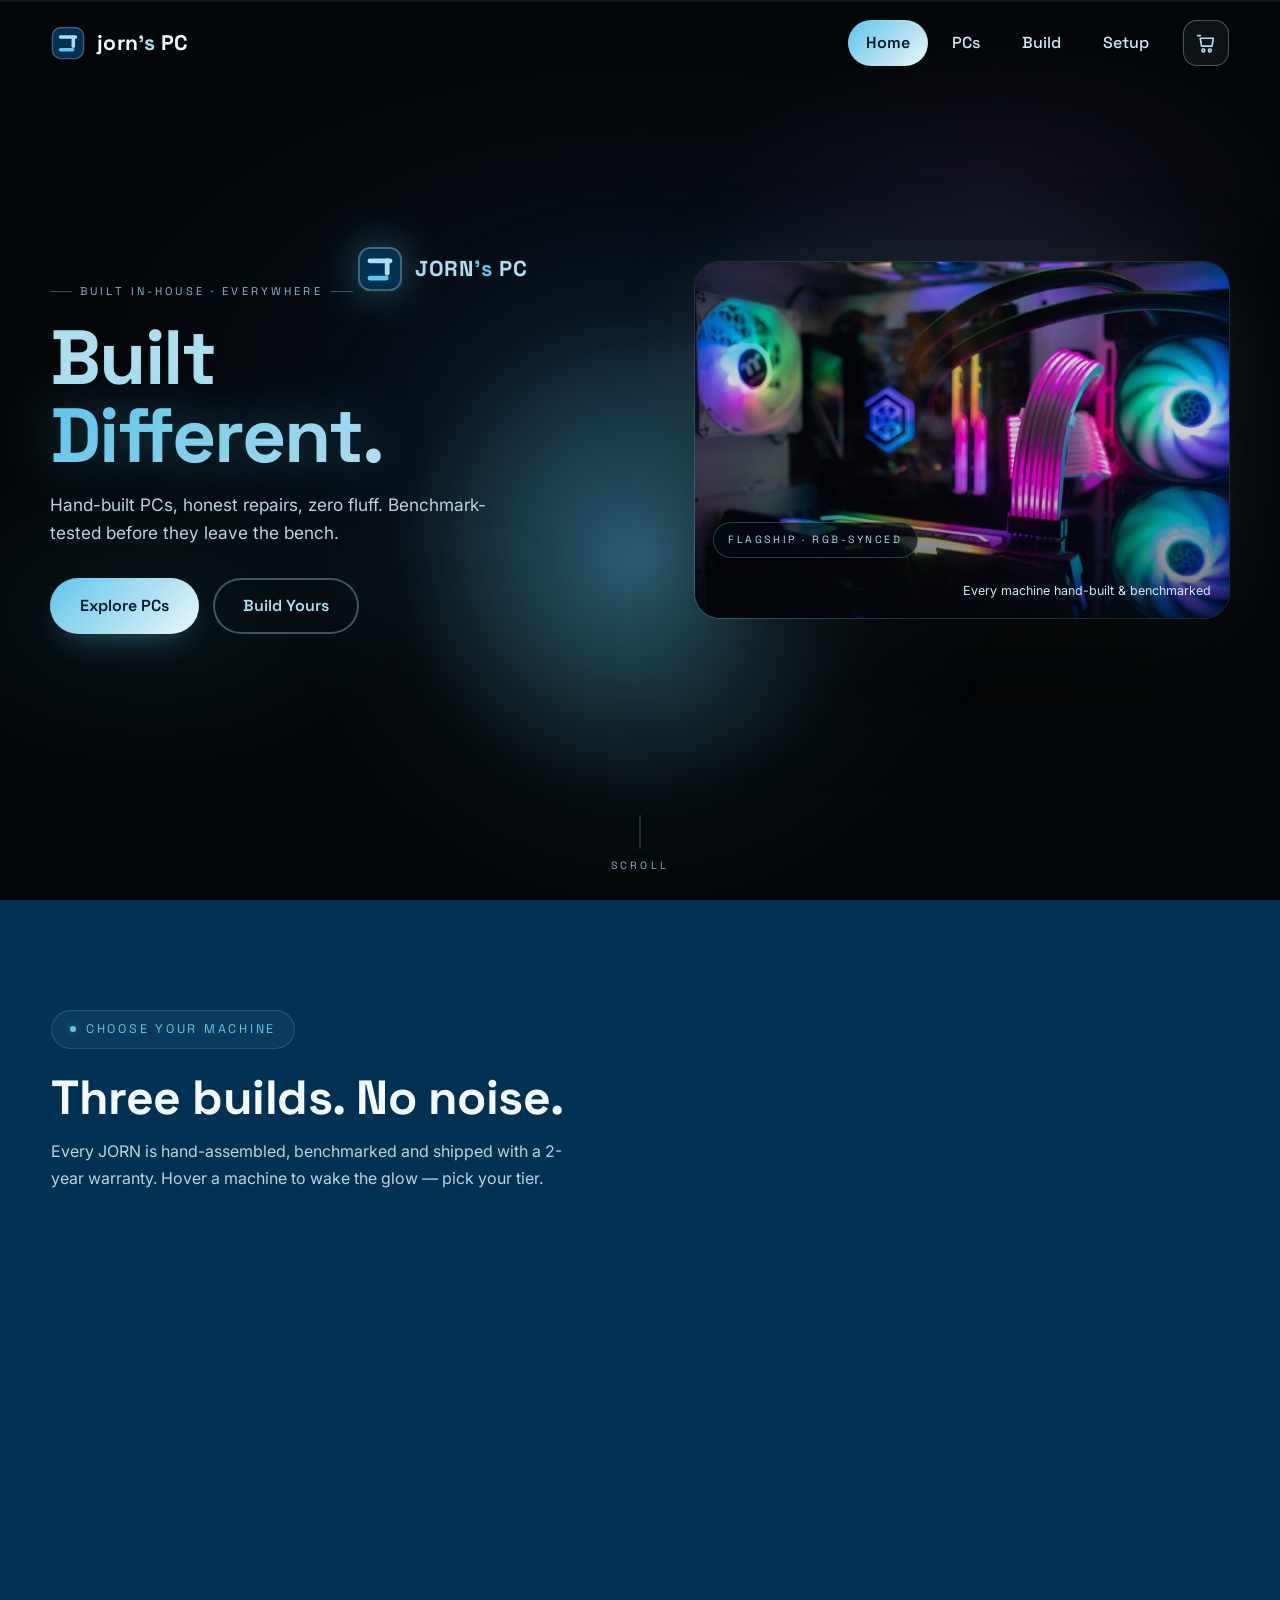
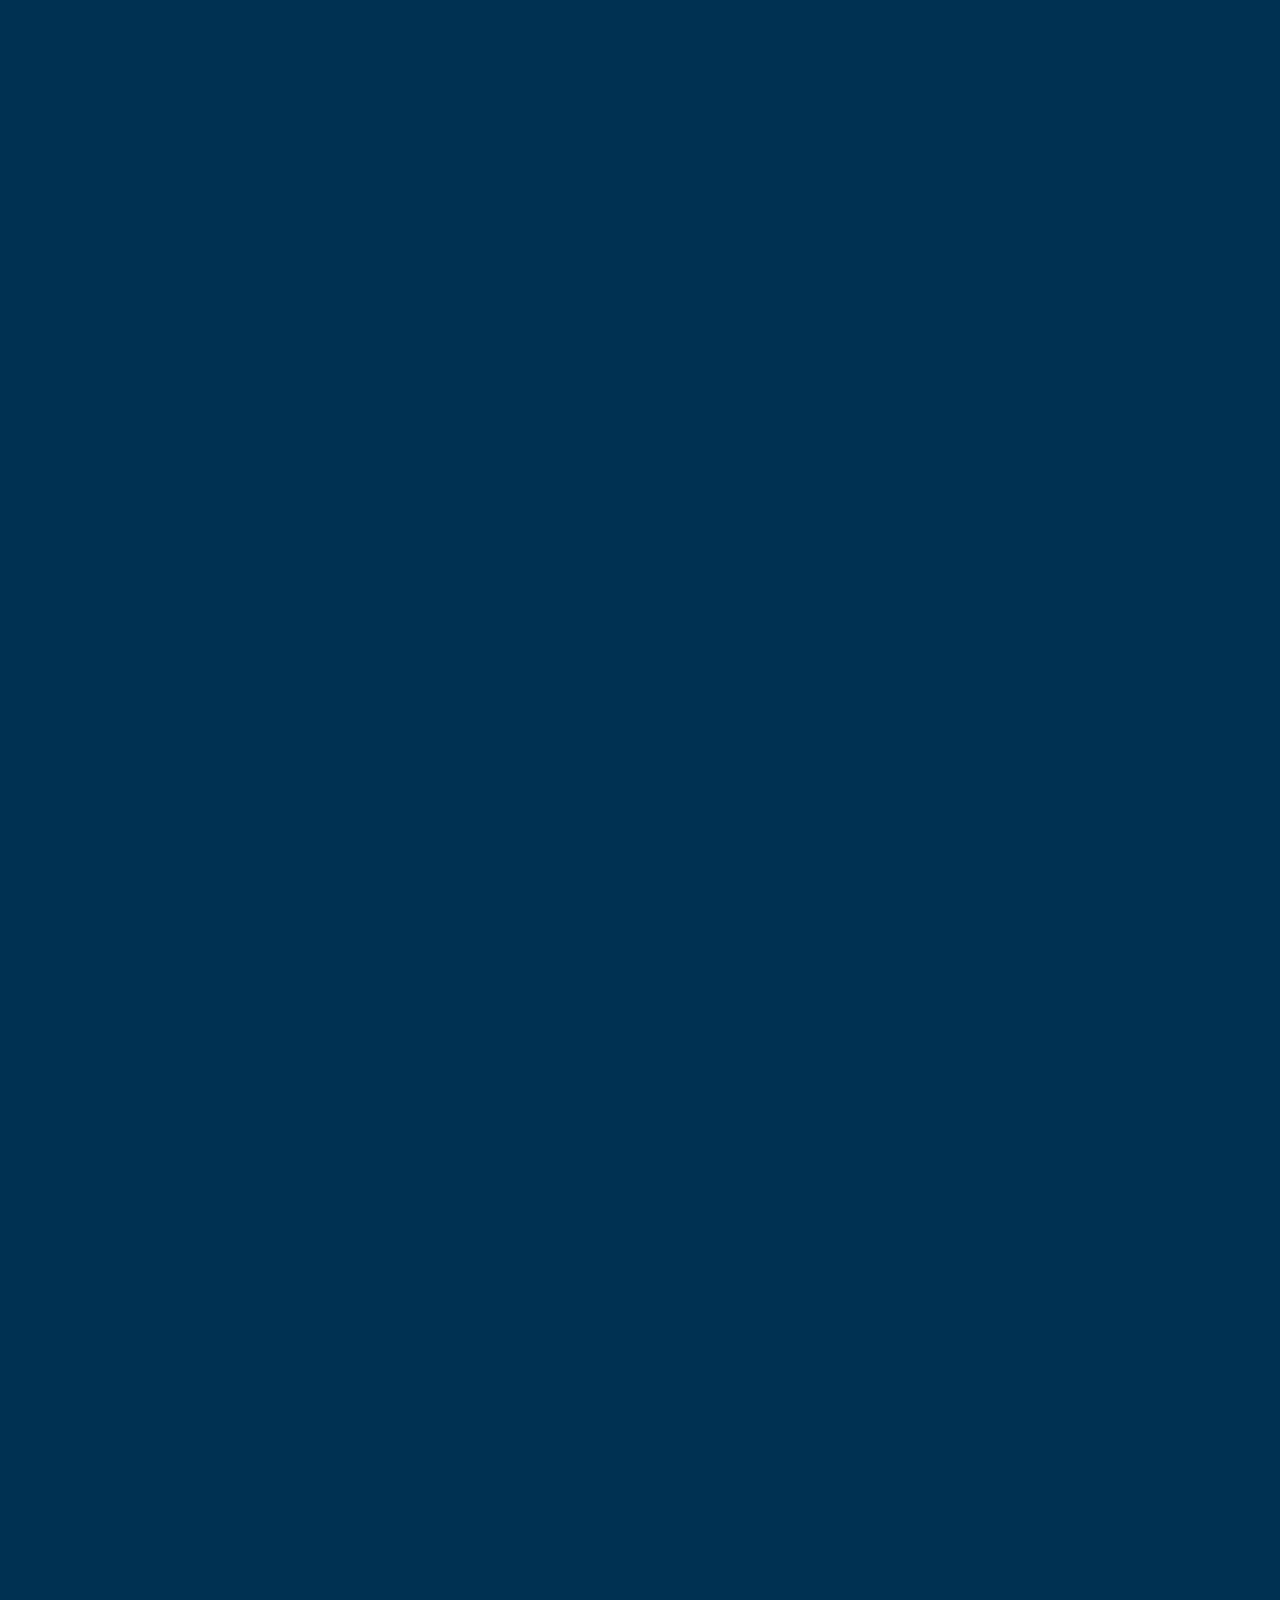
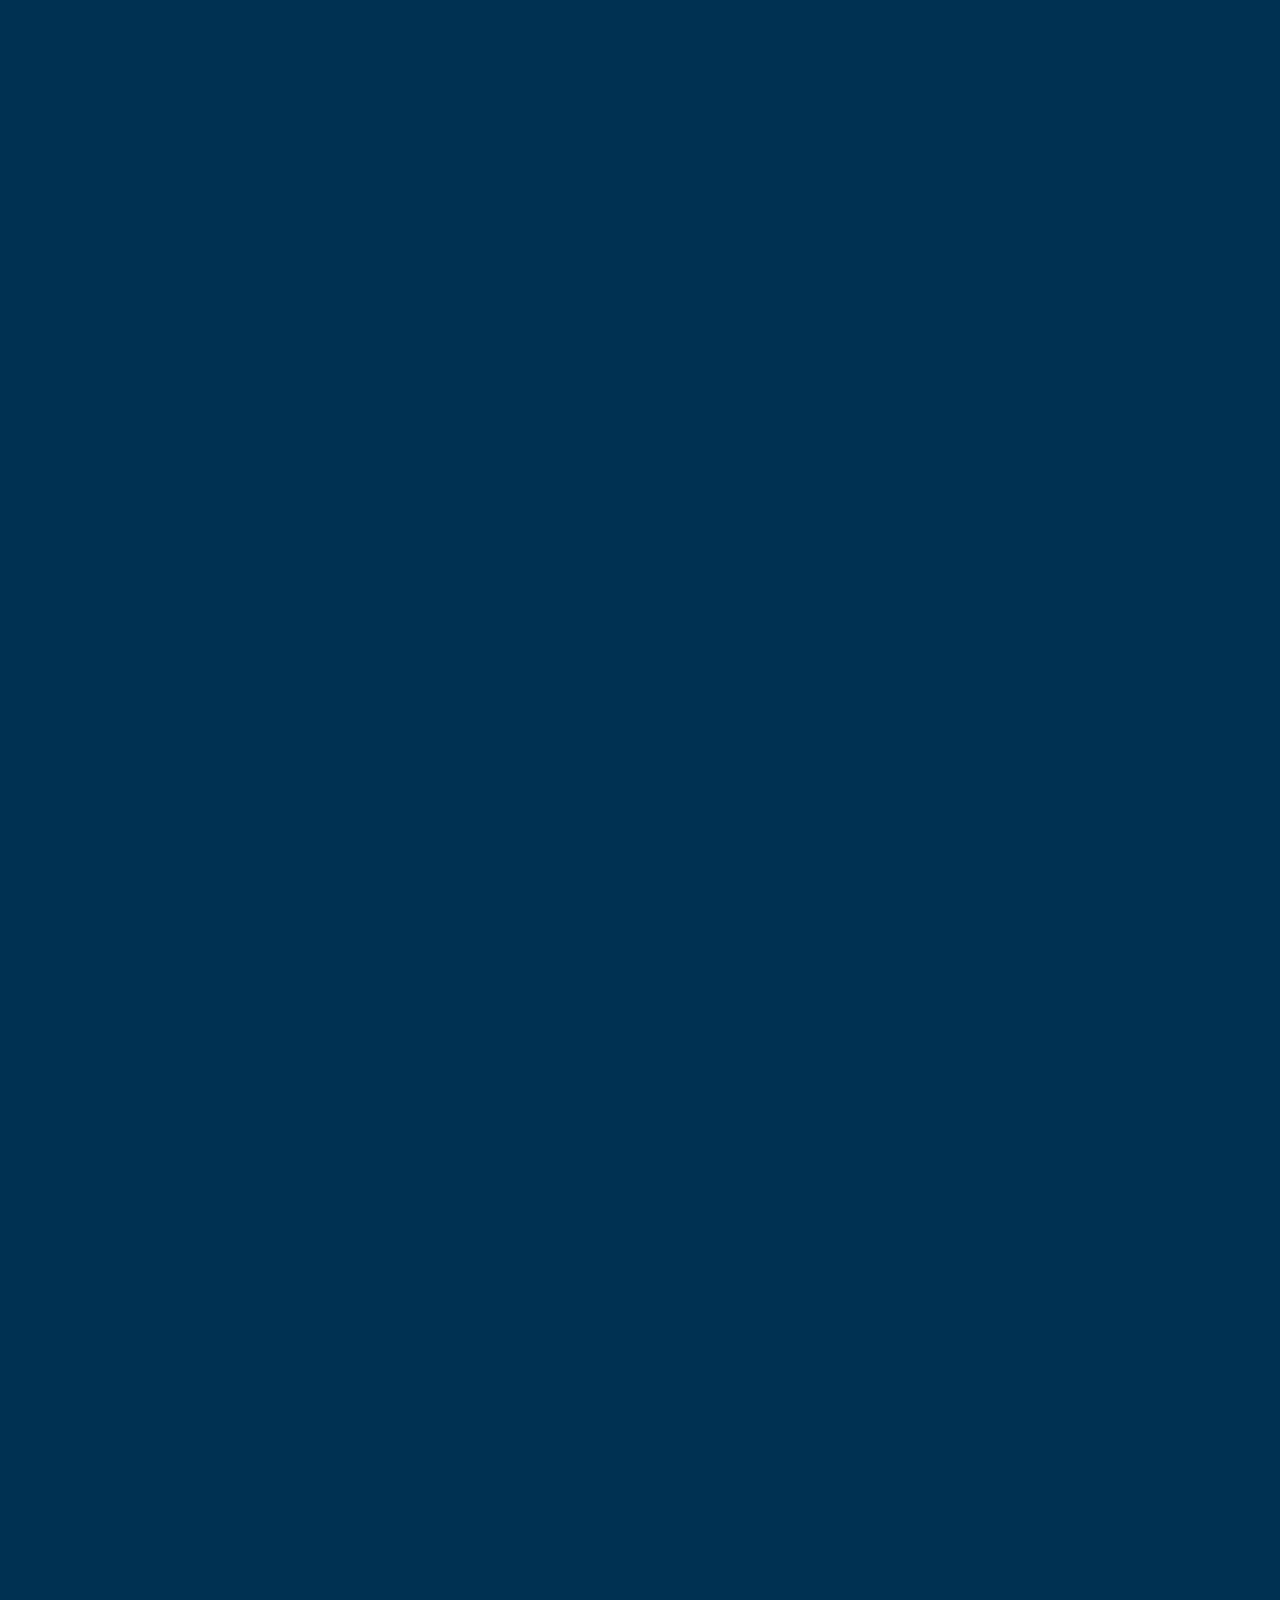
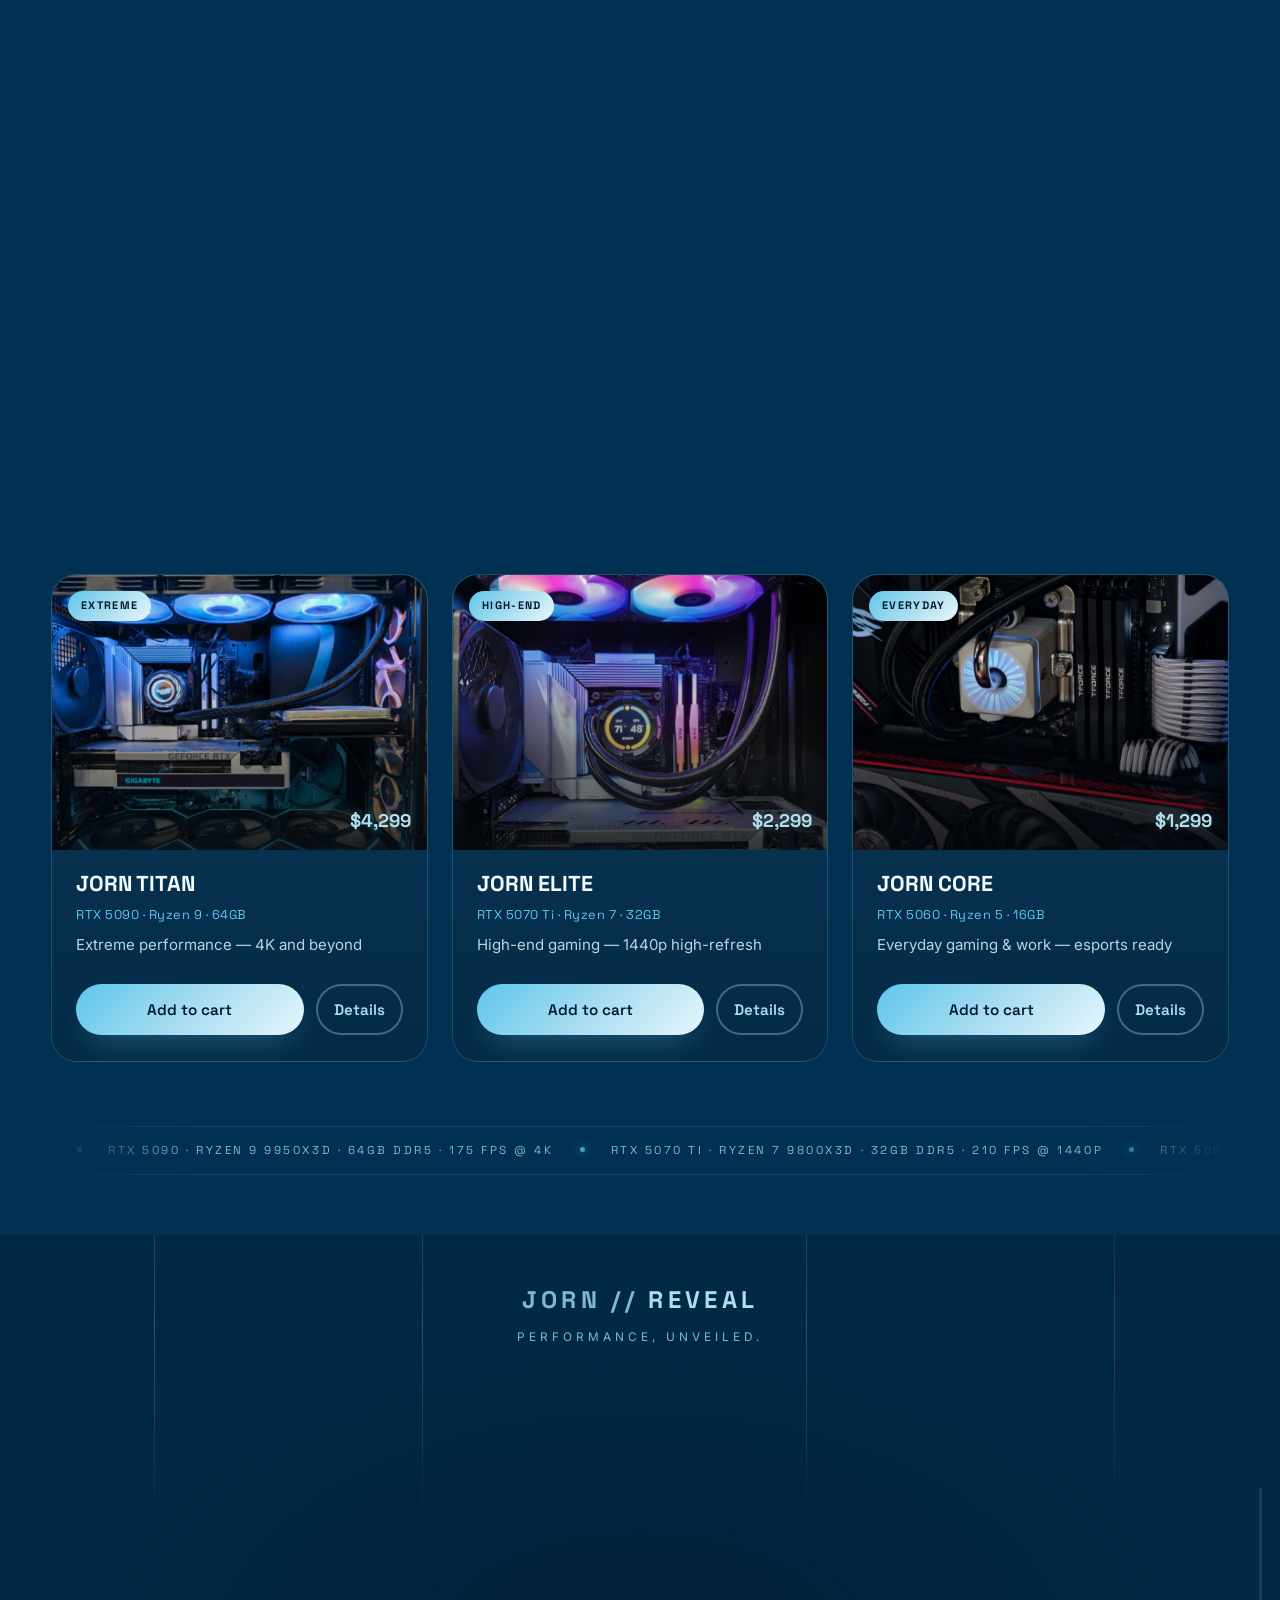
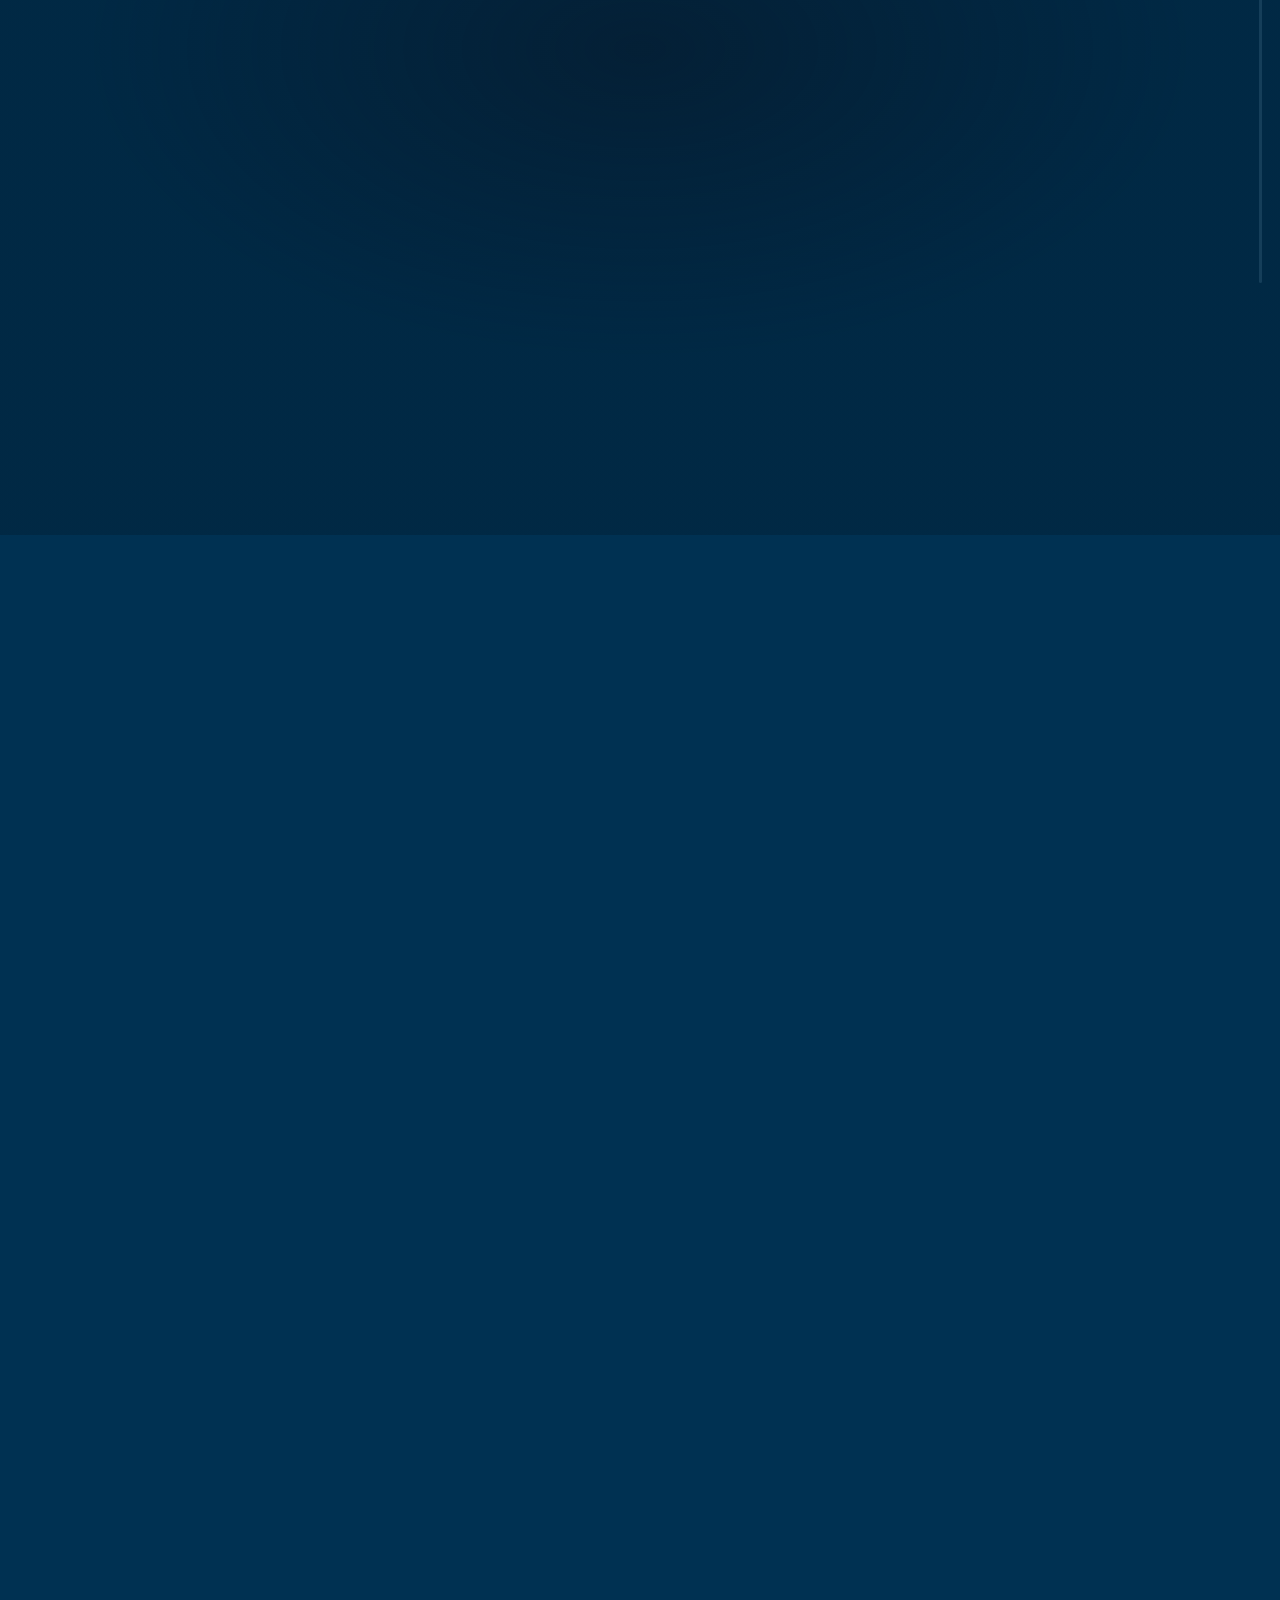
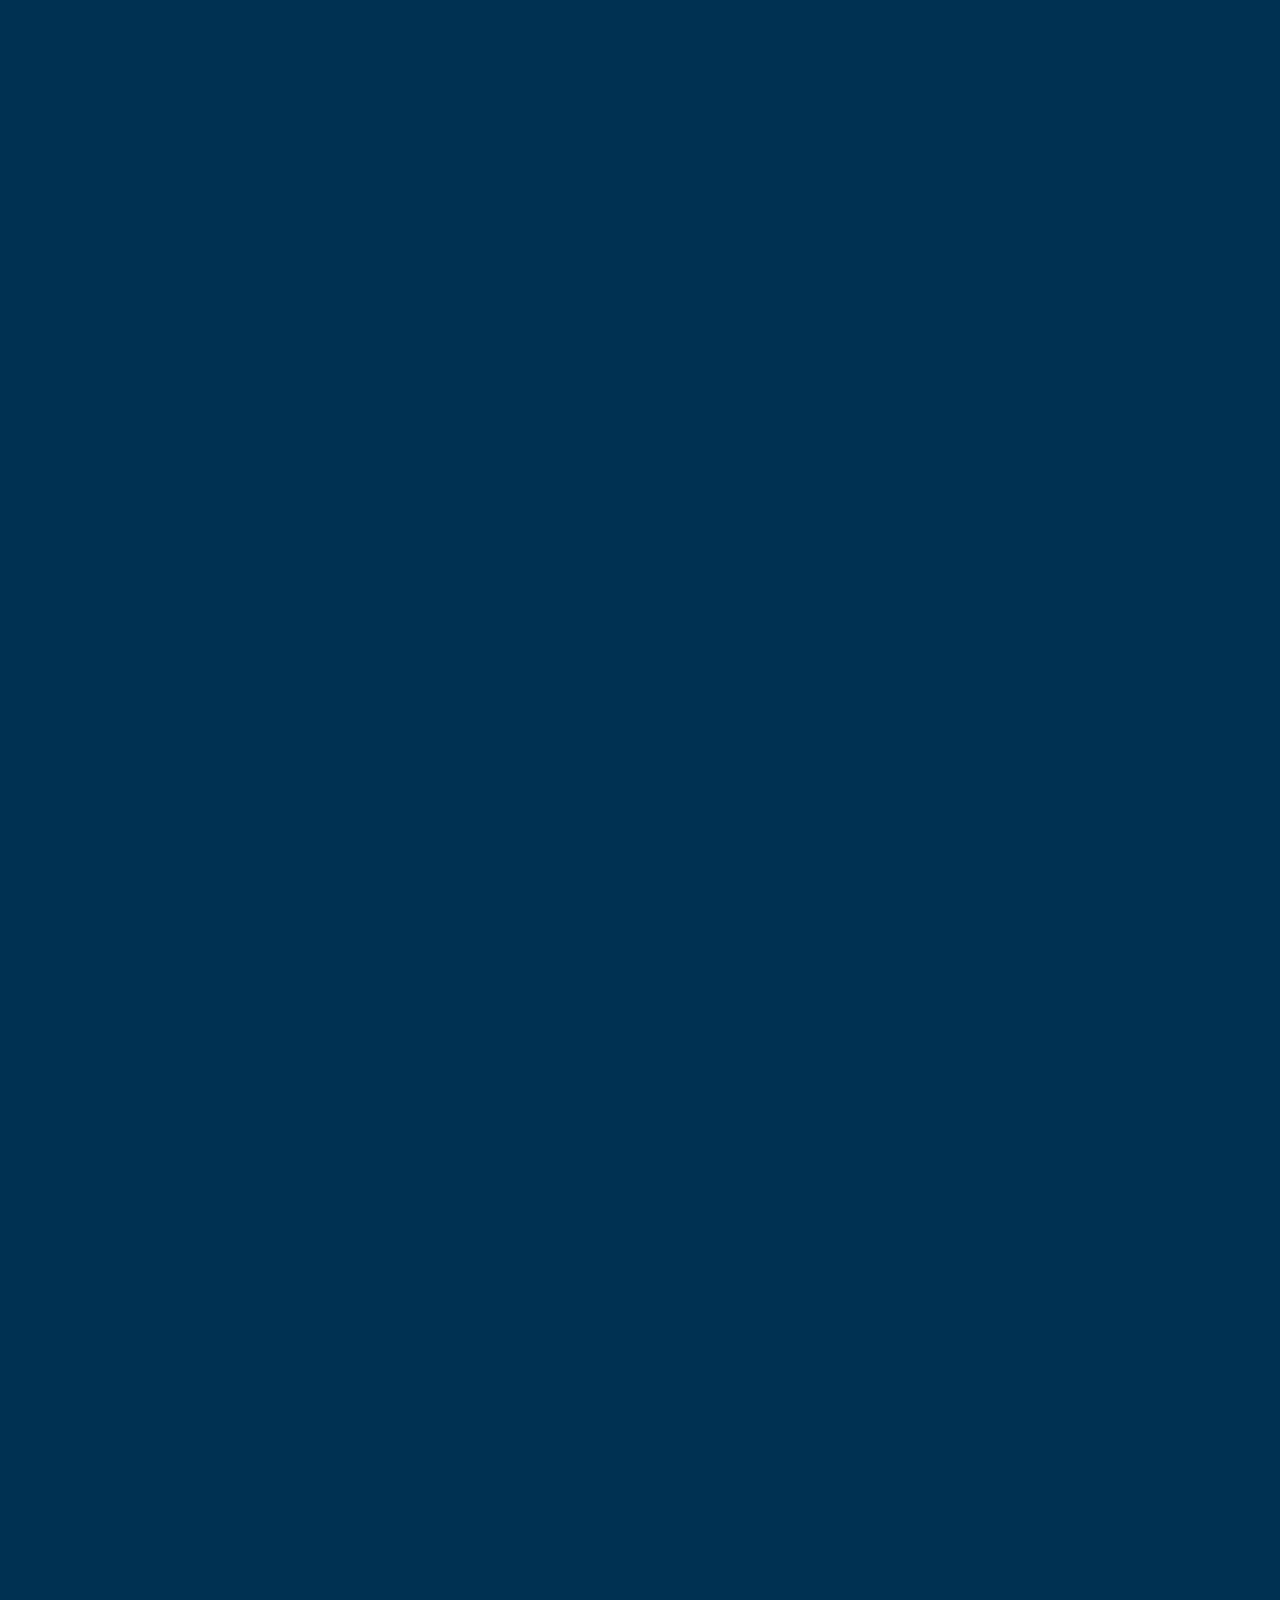
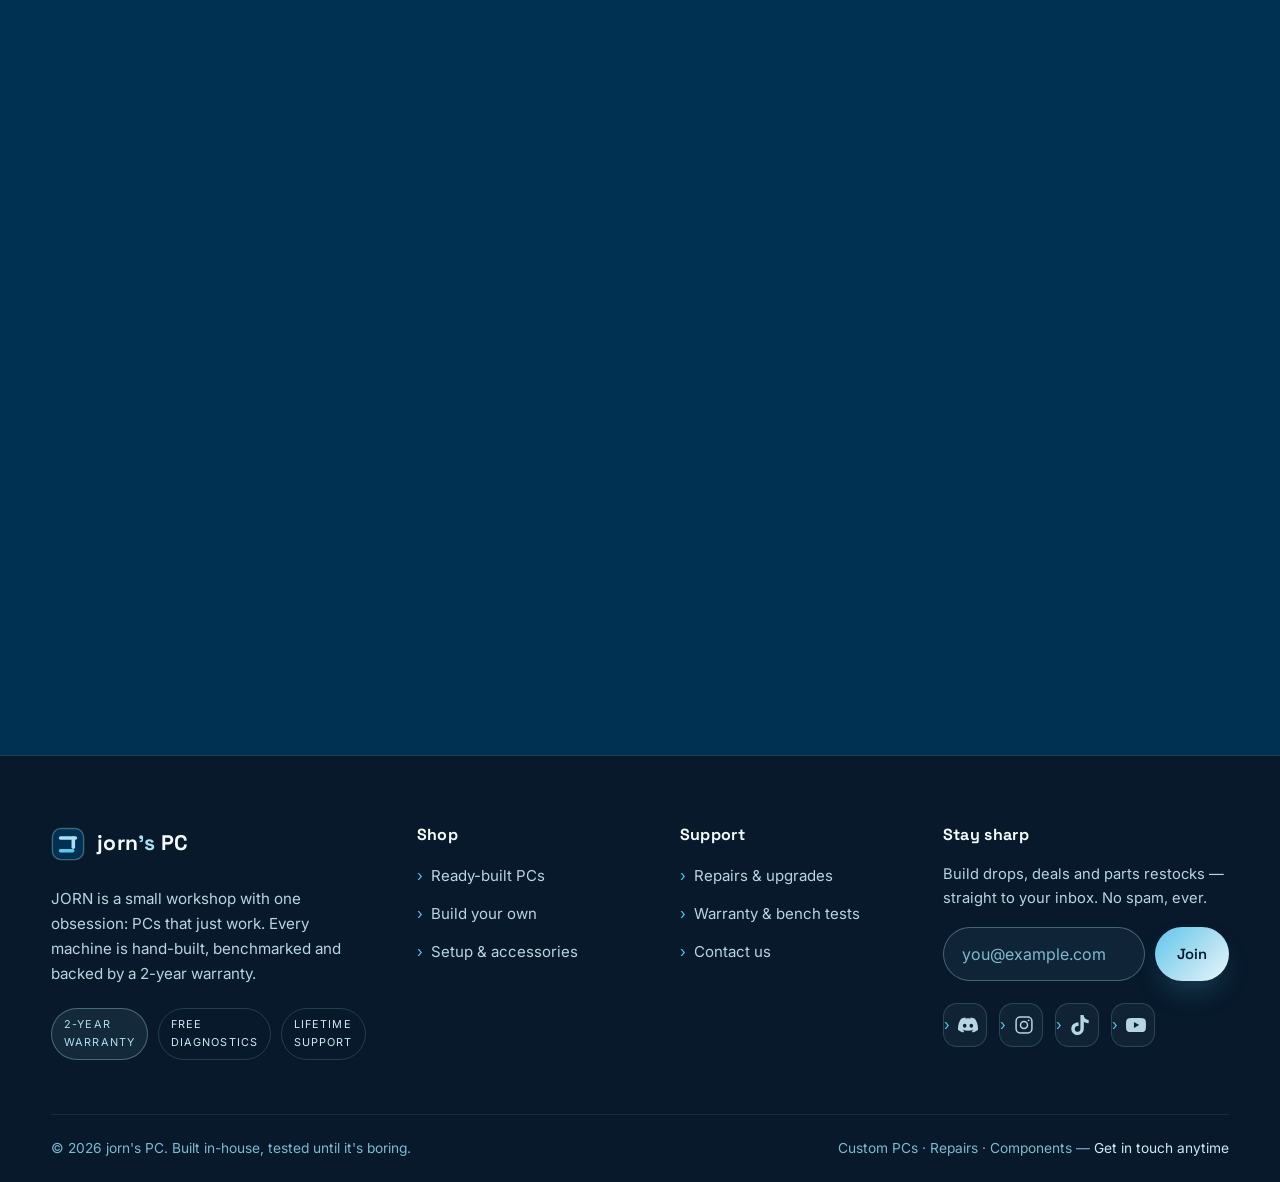
<file: index.html>
<!DOCTYPE html>
<html lang="en">
<head>
  <meta charset="UTF-8">
  <meta name="viewport" content="width=device-width, initial-scale=1.0">
  <title>jorn's PC — Hand-built custom PCs</title>
  <meta name="description" content="jorn's PC builds hand-assembled machines for gaming and work. Choose a ready-built JORN CORE, ELITE or TITAN, or build your own. Free build queue, 2-year warranty.">
  <meta name="theme-color" content="#003152">
  <link rel="icon" type="image/svg+xml" href="assets/favicon.svg">

  <link rel="preconnect" href="https://fonts.googleapis.com">
  <link rel="preconnect" href="https://fonts.gstatic.com" crossorigin>
  <link href="https://fonts.googleapis.com/css2?family=Space+Grotesk:wght@400;500;600;700&family=Inter:wght@400;500;600;700&display=swap" rel="stylesheet">
  <link rel="stylesheet" href="css/style.css">
</head>
<body class="p-home">
  <noscript><style>.preloader{display:none}.reveal,.stagger>*{opacity:1 !important;transform:none !important;filter:none !important}.opening [data-hero]{opacity:1 !important;animation:none !important}.reveal-stage{opacity:1 !important}.rv-cta{opacity:1 !important;pointer-events:auto !important}.op-hero{opacity:1 !important;animation:none !important}</style></noscript>

  <div class="page-curtain" id="pageCurtain" aria-hidden="true"></div>

  <div class="ambient" aria-hidden="true">
    <i class="amb-orb amb-orb--1"></i>
    <i class="amb-orb amb-orb--2"></i>
    <i class="amb-orb amb-orb--3"></i>
  </div>
  <div class="scroll-progress" aria-hidden="true"><i id="scrollBar"></i></div>

  <div class="preloader" aria-hidden="true">
    <div class="loader-logo">
      <div class="loader-arc"></div>
      <svg viewBox="0 0 48 48" width="72" height="72">
        <rect x="2" y="2" width="44" height="44" rx="12" fill="#003152" stroke="#ADDFF1" stroke-opacity="0.35" stroke-width="2"/>
        <rect x="11" y="13" width="26" height="5" rx="2.5" fill="#ADDFF1"/>
        <rect x="29" y="13" width="5" height="18" rx="2.5" fill="#ADDFF1"/>
        <rect x="11" y="31" width="22" height="5" rx="2.5" fill="#5FC6EC"/>
      </svg>
    </div>
    <div class="loader-progress"><div class="loader-bar"></div></div>
    <p class="loader-status" id="loaderStatus">Booting systems</p>
    <p class="loader-brand">JORN · PC</p>
  </div>

  <header class="site-header" id="siteHeader">
    <div class="container nav-wrap">
      <a href="index.html" class="brand" aria-label="jorn's PC — home">
        <svg viewBox="0 0 48 48" width="34" height="34" aria-hidden="true">
          <rect x="2" y="2" width="44" height="44" rx="12" fill="#003152" stroke="#ADDFF1" stroke-opacity="0.35" stroke-width="2"/>
          <rect x="11" y="13" width="26" height="5" rx="2.5" fill="#ADDFF1"/>
          <rect x="29" y="13" width="5" height="18" rx="2.5" fill="#ADDFF1"/>
          <rect x="11" y="31" width="22" height="5" rx="2.5" fill="#5FC6EC"/>
        </svg>
        <span>jorn<span class="brand-amp">'s</span>&nbsp;PC</span>
      </a>
      <nav class="nav" id="primaryNav" aria-label="Primary navigation">
        <ul>
          <li><a class="nav-link" href="index.html" data-nav="index">Home</a></li>
          <li><a class="nav-link" href="products.html" data-nav="products">PCs</a></li>
          <li><a class="nav-link" href="build.html" data-nav="build">Build</a></li>
          <li><a class="nav-link" href="accessories.html" data-nav="accessories">Setup</a></li>
        </ul>
        <button class="cart-bar" type="button" aria-label="Open cart">
          <svg width="21" height="21" viewBox="0 0 24 24" fill="none" stroke="currentColor" stroke-width="1.9" stroke-linecap="round" stroke-linejoin="round" aria-hidden="true"><path d="M6 6h15l-1.5 9h-12zM3 3h3"/><circle cx="9.5" cy="20" r="1.6"/><circle cx="17" cy="20" r="1.6"/></svg>
          <span class="cart-count" aria-hidden="true"></span>
        </button>
      </nav>
      <button class="nav-toggle" id="navToggle" type="button" aria-expanded="false" aria-controls="primaryNav" aria-label="Toggle menu"><span></span></button>
    </div>
  </header>

<main class="page-entrance">

  <!-- ================= Opening screen ================= -->
  <section class="opening" id="opening">
    <div class="op-grid">
      <div class="op-inner">
        <span class="op-stamp">Built in-house · everywhere</span>
        <div class="op-logo">
          <svg viewBox="0 0 48 48" width="46" height="46" aria-hidden="true">
            <rect x="2" y="2" width="44" height="44" rx="12" fill="#003152" stroke="#ADDFF1" stroke-opacity="0.35" stroke-width="2"/>
            <rect x="11" y="13" width="26" height="5" rx="2.5" fill="#ADDFF1"/>
            <rect x="29" y="13" width="5" height="18" rx="2.5" fill="#ADDFF1"/>
            <rect x="11" y="31" width="22" height="5" rx="2.5" fill="#5FC6EC"/>
          </svg>
          <span class="op-logo-text">JORN<b>'s</b> PC</span>
        </div>
        <h1 class="op-title">Built<span>Different.</span></h1>
        <p class="op-line">Hand-built PCs, honest repairs, zero fluff. Benchmark-tested before they leave the bench.</p>
        <div class="op-actions">
          <a class="btn btn--lg" href="#machines">Explore PCs</a>
          <a class="btn btn--lg btn--ghost" href="build.html">Build Yours</a>
        </div>
      </div>
      <div class="op-stage" aria-hidden="true">
        <div class="op-hero-drift"><img class="op-hero" src="assets/pcs/hero.jpg" alt="" width="1000" height="667"></div>
        <div class="op-tint"></div>
        <span class="op-hero-chip">Flagship · RGB-synced</span>
        <span class="op-hero-caption">Every machine hand-built &amp; benchmarked</span>
      </div>
    </div>
    <a class="op-scroll" href="#machines"><span></span>scroll</a>
  </section>

  <!-- ================= Choose Your Machine ================= -->
  <section class="machines" id="machines">
    <div class="container">
      <div class="sec-head reveal">
        <span class="eyebrow">Choose Your Machine</span>
        <h2>Three builds. No noise.</h2>
        <p class="sec-join">Every JORN is hand-assembled, benchmarked and shipped with a 2-year warranty. Hover a machine to wake the glow — pick your tier.</p>
      </div>
      <div class="store-grid stagger" id="storeHome"></div>

      <div class="spec-ticker" aria-hidden="true">
        <div class="spec-ticker-track">
          <span>RTX 5090 · Ryzen 9 9950X3D · 64GB DDR5 · 175 FPS @ 4K</span>
          <span>RTX 5070 Ti · Ryzen 7 9800X3D · 32GB DDR5 · 210 FPS @ 1440p</span>
          <span>RTX 5060 · Ryzen 5 7600X · 16GB DDR5 · 200 FPS @ 1080p</span>
          <span>2-year warranty · free diagnostics · lifetime support</span>
          <span>Hand-built · benchmarked · burn-in tested</span>
          <span>RTX 5090 · Ryzen 9 9950X3D · 64GB DDR5 · 175 FPS @ 4K</span>
          <span>RTX 5070 Ti · Ryzen 7 9800X3D · 32GB DDR5 · 210 FPS @ 1440p</span>
          <span>RTX 5060 · Ryzen 5 7600X · 16GB DDR5 · 200 FPS @ 1080p</span>
          <span>2-year warranty · free diagnostics · lifetime support</span>
          <span>Hand-built · benchmarked · burn-in tested</span>
        </div>
      </div>
    </div>
  </section>

  <!-- ================= JORN // REVEAL ================= -->
  <section class="reveal" id="reveal" aria-label="JORN Reveal">
    <div class="reveal-sticky">
      <div class="reveal-head" aria-hidden="true">
        <span class="rv-eyebrow">REVEAL</span>
        <p>Performance, unveiled.</p>
      </div>

      <div class="rv-sweep" aria-hidden="true"><i></i><i></i><i></i><i></i></div>
      <div class="rv-motes" aria-hidden="true"><i></i><i></i><i></i><i></i><i></i><i></i></div>

      <div class="reveal-stage" id="revealStage" aria-hidden="true">
        <div class="rv-text" id="rvText">
          <div class="rv-num" id="rvNum">01</div>
          <div class="rv-cap" id="rvCap">The machine</div>
        </div>

        <div class="rv-pc" id="revealPc">
          <div class="rv-glow"></div>
          <div class="rv-case">
            <div class="rv-inner">
              <img class="rv-shot" src="assets/pcs/reveal.jpg" alt="Inside a JORN build — cooling, memory and GPU in RGB glow" width="1000" height="667" loading="lazy">
            </div>
            <div class="rv-rgb"></div>
            <div class="rv-glass"></div>
          </div>
          <div class="rv-scan"></div>
          <span class="rv-focus rv-focus--cooler" data-focus="cooler"></span>
          <span class="rv-focus rv-focus--ram" data-focus="ram"></span>
          <span class="rv-focus rv-focus--gpu" data-focus="gpu"></span>
          <span class="rv-focus rv-focus--fans" data-focus="fans"></span>
        </div>

        <div class="rv-label-chip rv-chip-cooler" data-chip="cooler">CPU cooling</div>
        <div class="rv-label-chip rv-chip-ram" data-chip="ram">RAM</div>
        <div class="rv-label-chip rv-chip-gpu" data-chip="gpu">GPU</div>
        <div class="rv-label-chip rv-chip-fans" data-chip="fans">RGB cooling fans</div>
      </div>

      <div class="rv-cta" id="revealCta">
        <h2>Ready to build yours?</h2>
        <p>Pick the parts, we handle the rest.</p>
        <div class="op-actions" style="justify-content:center;">
          <a class="btn btn--lg" href="build.html">Build Your PC</a>
          <a class="btn btn--lg btn--ghost" href="products.html">Browse the lineup</a>
        </div>
      </div>

      <div class="rv-progress" aria-hidden="true"><i id="rvBar"></i></div>
    </div>
  </section>

</main>

  <footer class="site-footer">
    <div class="container">
      <div class="footer-grid">
        <div class="footer-brand">
          <a href="index.html" class="brand" aria-label="jorn's PC — home">
            <svg viewBox="0 0 48 48" width="34" height="34" aria-hidden="true">
              <rect x="2" y="2" width="44" height="44" rx="12" fill="#003152" stroke="#ADDFF1" stroke-opacity="0.35" stroke-width="2"/>
              <rect x="11" y="13" width="26" height="5" rx="2.5" fill="#ADDFF1"/>
              <rect x="29" y="13" width="5" height="18" rx="2.5" fill="#ADDFF1"/>
              <rect x="11" y="31" width="22" height="5" rx="2.5" fill="#5FC6EC"/>
            </svg>
            <span>jorn<span class="brand-amp">'s</span>&nbsp;PC</span>
          </a>
          <p>JORN is a small workshop with one obsession: PCs that just work. Every machine is hand-built, benchmarked and backed by a 2-year warranty.</p>
          <div class="footer-badges">
            <span class="footer-badge hot">2-year warranty</span>
            <span class="footer-badge">Free diagnostics</span>
            <span class="footer-badge">Lifetime support</span>
          </div>
        </div>

        <div class="footer-col">
          <h4>Shop</h4>
          <ul>
            <li><a href="products.html">Ready-built PCs</a></li>
            <li><a href="build.html">Build your own</a></li>
            <li><a href="accessories.html">Setup &amp; accessories</a></li>
          </ul>
        </div>

        <div class="footer-col">
          <h4>Support</h4>
          <ul>
            <li><a href="services.html">Repairs &amp; upgrades</a></li>
            <li><a href="services.html">Warranty &amp; bench tests</a></li>
            <li><a href="contact.html">Contact us</a></li>
          </ul>
        </div>

        <div class="footer-col">
          <h4>Stay sharp</h4>
          <p style="color:var(--muted);font-size:.92rem;margin-bottom:16px;">Build drops, deals and parts restocks — straight to your inbox. No spam, ever.</p>
          <form class="news-form" id="newsForm">
            <input type="email" name="email" placeholder="you@example.com" aria-label="Email address" required>
            <button class="btn btn--sm" type="submit">Join</button>
          </form>
          <p class="news-note" id="newsNote"></p>
          <div class="socials">
            <a class="social-link" href="#" aria-label="Discord" rel="noopener">
              <svg width="20" height="20" viewBox="0 0 24 24" fill="currentColor" aria-hidden="true"><path d="M20.317 4.37a19.79 19.79 0 0 0-4.885-1.515.074.074 0 0 0-.079.037c-.21.375-.444.865-.608 1.25a18.27 18.27 0 0 0-5.487 0 12.64 12.64 0 0 0-.617-1.25.077.077 0 0 0-.079-.037 19.736 19.736 0 0 0-4.885 1.515.07.07 0 0 0-.032.028C.533 9.046-.32 13.58.099 18.058a.082.082 0 0 0 .031.056c2.053 1.507 4.041 2.423 5.993 3.03a.078.078 0 0 0 .084-.028c.462-.63.873-1.295 1.226-1.994a.076.076 0 0 0-.041-.106c-.653-.247-1.274-.549-1.872-.892a.077.077 0 0 1-.008-.128c.126-.094.252-.192.372-.291a.074.074 0 0 1 .077-.01c3.928 1.793 8.18 1.793 12.062 0a.074.074 0 0 1 .078.01c.12.099.246.198.373.291a.077.077 0 0 1-.007.127 12.3 12.3 0 0 1-1.873.892.077.077 0 0 0-.041.107c.36.698.772 1.362 1.225 1.993a.076.076 0 0 0 .084.028c1.961-.607 3.95-1.522 6.002-3.03a.077.077 0 0 0 .032-.054c.5-5.177-.838-9.673-3.549-13.66a.06.06 0 0 0-.031-.029ZM8.02 15.33c-1.183 0-2.157-1.085-2.157-2.419 0-1.333.956-2.419 2.157-2.419 1.21 0 2.176 1.096 2.157 2.42 0 1.333-.956 2.418-2.157 2.418Zm7.975 0c-1.183 0-2.157-1.085-2.157-2.419 0-1.333.955-2.419 2.157-2.419 1.21 0 2.176 1.096 2.157 2.42 0 1.333-.946 2.418-2.157 2.418Z"/></svg>
            </a>
            <a class="social-link" href="#" aria-label="Instagram" rel="noopener">
              <svg width="20" height="20" viewBox="0 0 24 24" fill="none" stroke="currentColor" stroke-width="1.8" stroke-linecap="round" aria-hidden="true"><rect x="2.5" y="2.5" width="19" height="19" rx="5"/><circle cx="12" cy="12" r="4.2"/><circle cx="17.6" cy="6.4" r="1.1" fill="currentColor" stroke="none"/></svg>
            </a>
            <a class="social-link" href="#" aria-label="TikTok" rel="noopener">
              <svg width="20" height="20" viewBox="0 0 24 24" fill="currentColor" aria-hidden="true"><path d="M12.525.02c1.31-.02 2.61-.01 3.91-.02.08 1.53.63 3.09 1.75 4.17 1.12 1.11 2.7 1.62 4.24 1.79v4.03c-1.44-.05-2.89-.35-4.2-.97-.57-.26-1.1-.59-1.62-.93-.01 2.92.01 5.84-.02 8.75-.08 1.4-.54 2.79-1.35 3.94-1.31 1.92-3.58 3.17-5.91 3.21-1.43.08-2.86-.31-4.08-1.03-2.02-1.19-3.44-3.37-3.65-5.71-.02-.5-.03-1-.01-1.49.18-1.9 1.12-3.72 2.58-4.96 1.66-1.44 3.98-2.13 6.15-1.72.02 1.48-.04 2.96-.04 4.44-.99-.32-2.15-.23-3.02.37-.63.41-1.11 1.04-1.36 1.75-.21.51-.15 1.07-.14 1.61.24 1.64 1.82 3.02 3.5 2.87 1.12-.01 2.19-.66 2.77-1.61.19-.33.4-.67.41-1.06.1-1.79.06-3.57.07-5.36.01-4.03-.01-8.05.02-12.07Z"/></svg>
            </a>
            <a class="social-link" href="#" aria-label="YouTube" rel="noopener">
              <svg width="20" height="20" viewBox="0 0 24 24" fill="currentColor" aria-hidden="true"><path d="M23.5 6.19a3.02 3.02 0 0 0-2.12-2.14C19.5 3.55 12 3.55 12 3.55s-7.5 0-9.38.5A3.02 3.02 0 0 0 .5 6.19C0 8.07 0 12 0 12s0 3.93.5 5.81a3.02 3.02 0 0 0 2.12 2.14c1.88.5 9.38.5 9.38.5s7.5 0 9.38-.5a3.02 3.02 0 0 0 2.12-2.14C24 15.93 24 12 24 12s0-3.93-.5-5.81ZM9.55 15.57V8.43L15.82 12l-6.27 3.57Z"/></svg>
            </a>
          </div>
        </div>
      </div>

      <div class="footer-bottom">
        <p>© <span id="year">2026</span> jorn's PC. Built in-house, tested until it's boring.</p>
        <p>Custom PCs · Repairs · Components — <a href="contact.html">Get in touch anytime</a></p>
      </div>
    </div>
  </footer>

  <button class="to-top" id="toTop" type="button" aria-label="Back to top">
    <svg width="20" height="20" viewBox="0 0 24 24" fill="none" stroke="currentColor" stroke-width="2.2" stroke-linecap="round" stroke-linejoin="round"><path d="M12 19V5M5 12l7-7 7 7"/></svg>
  </button>

  <script src="js/data.js" defer></script>
  <script src="js/cart.js" defer></script>
  <script src="js/main.js" defer></script>
</body>
</html>
</file>
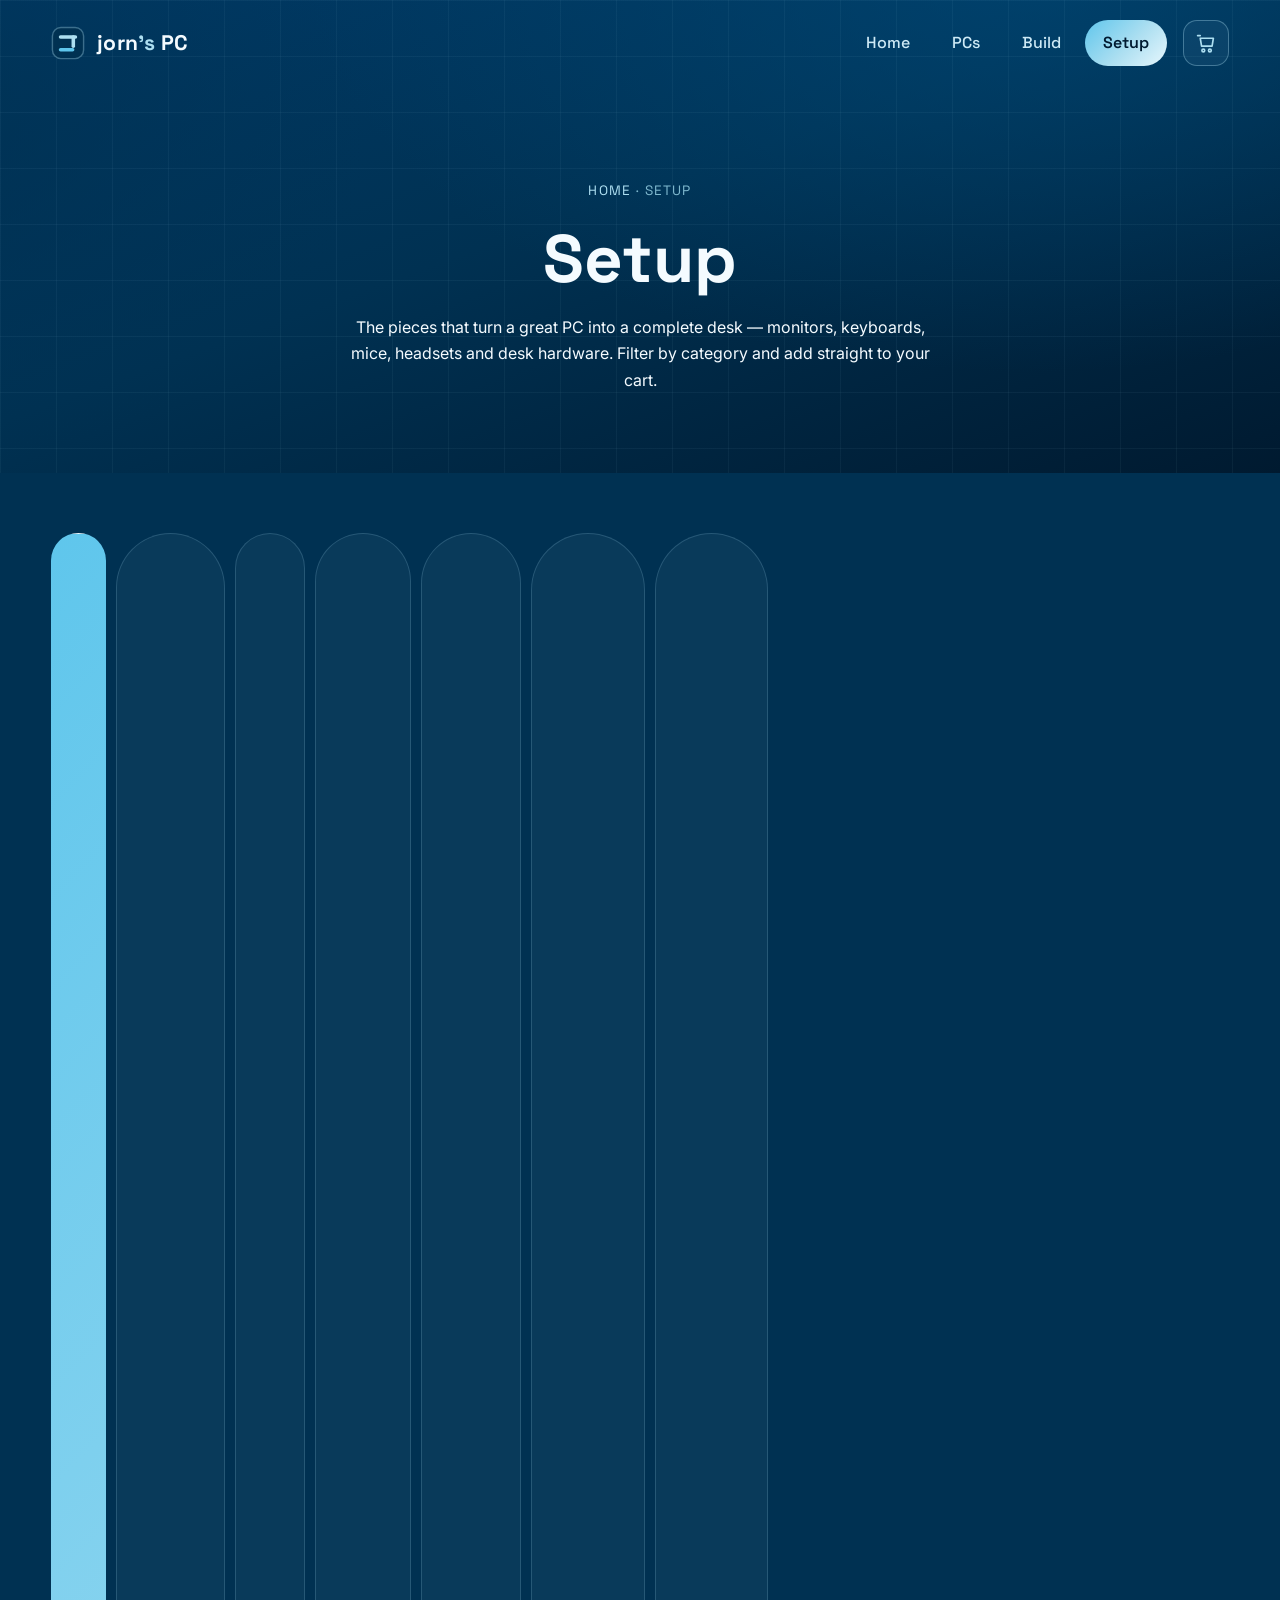
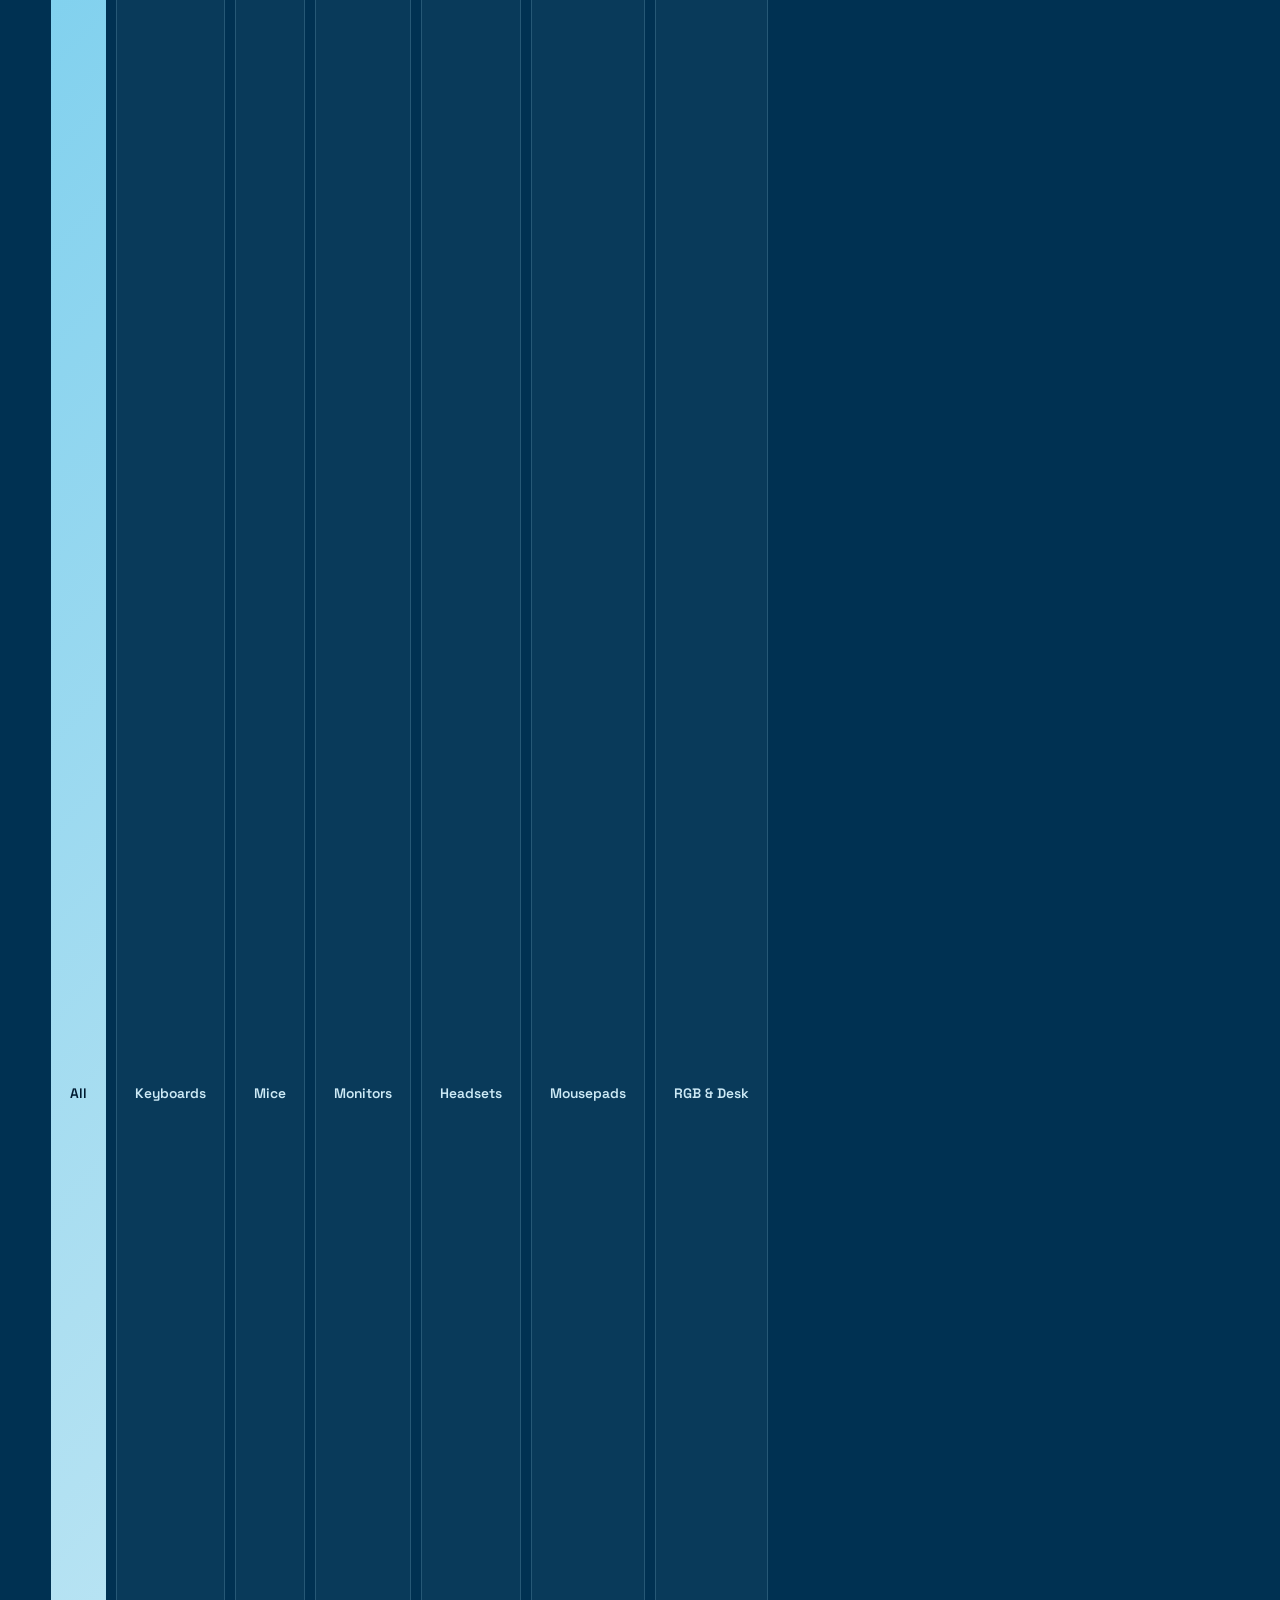
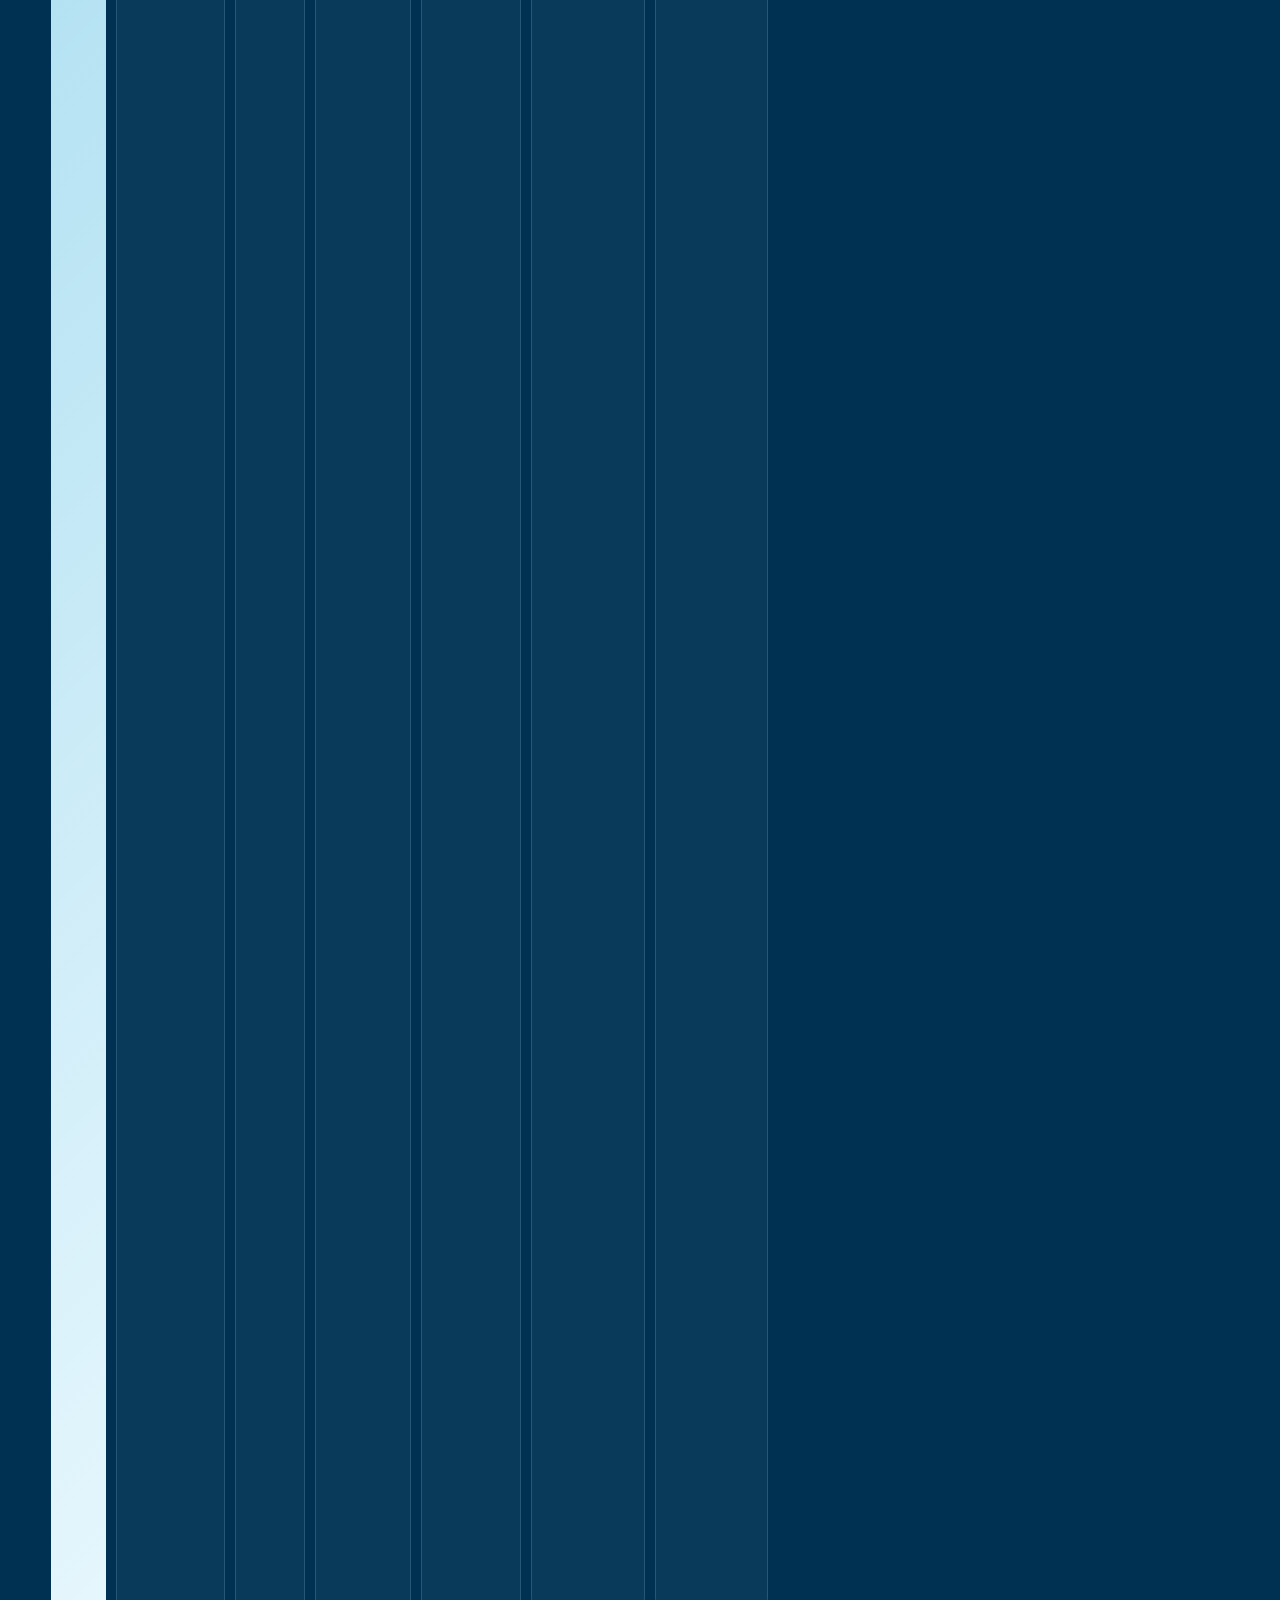
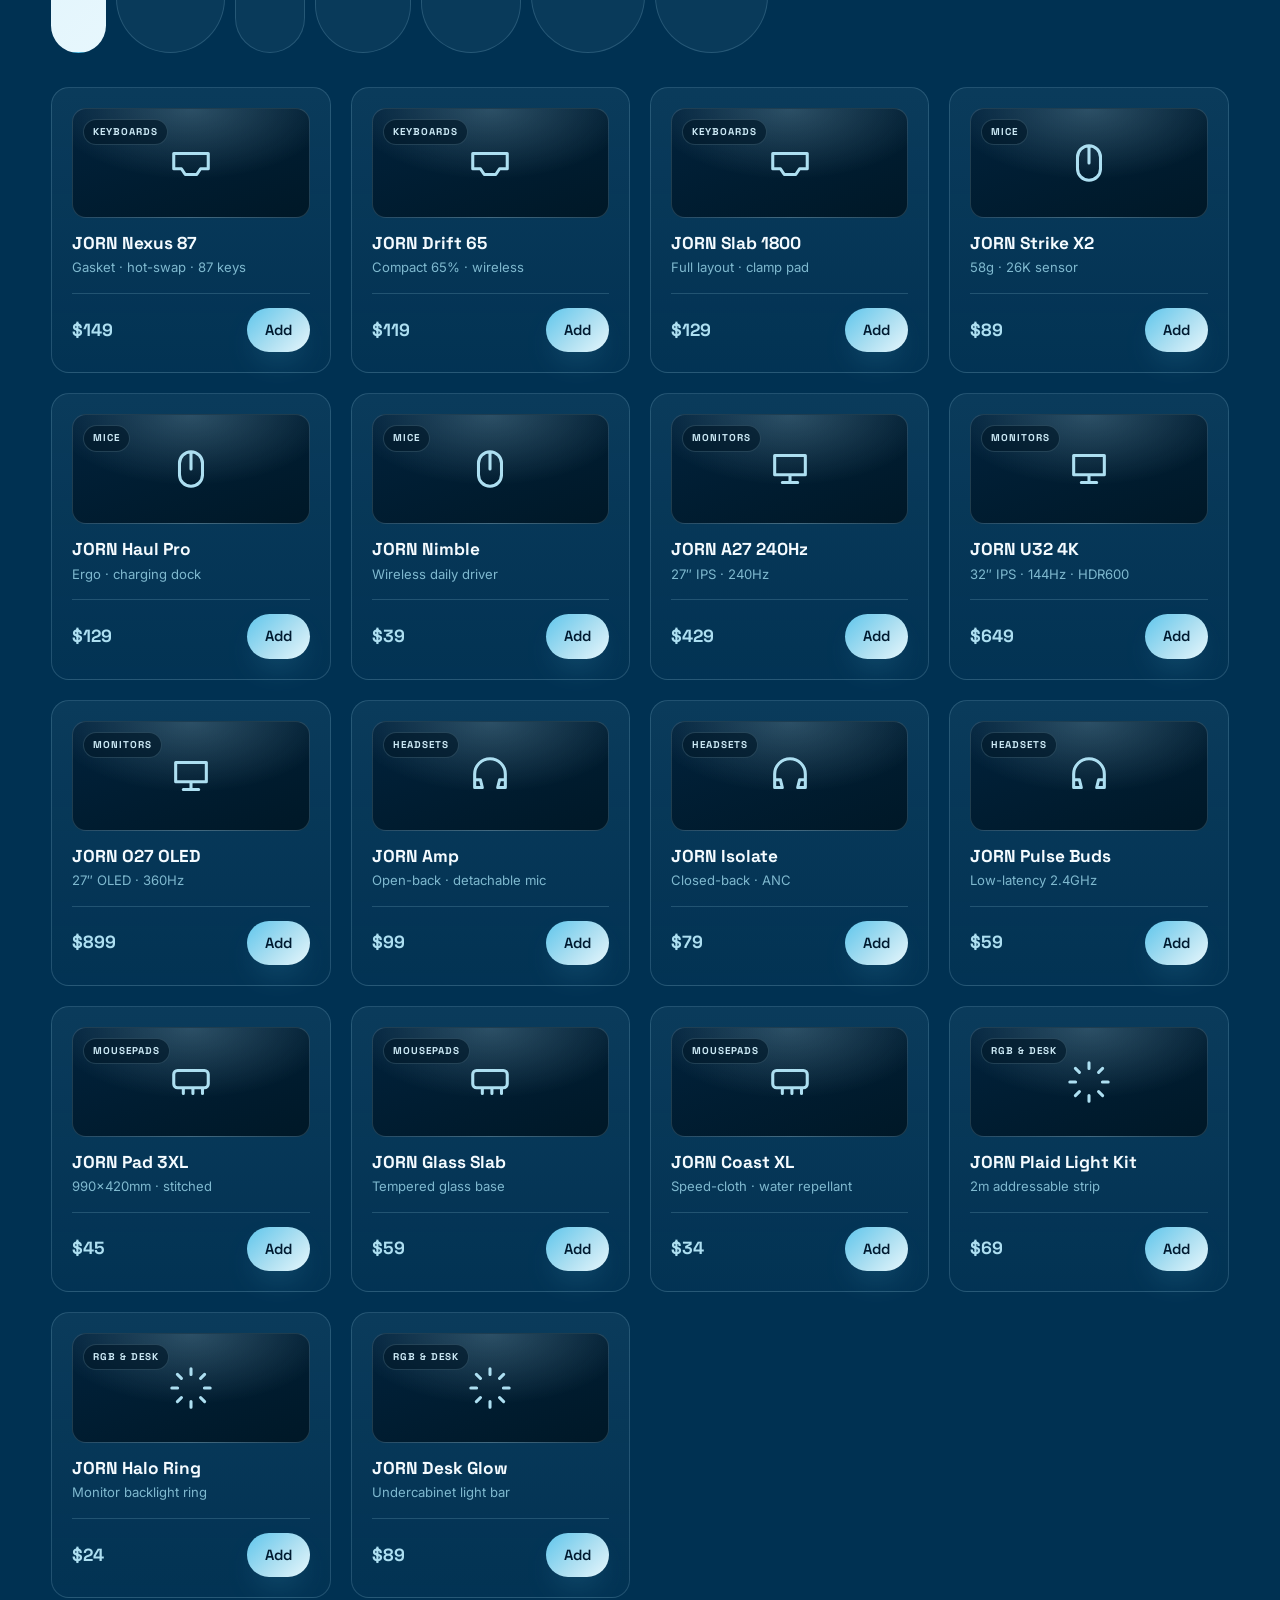
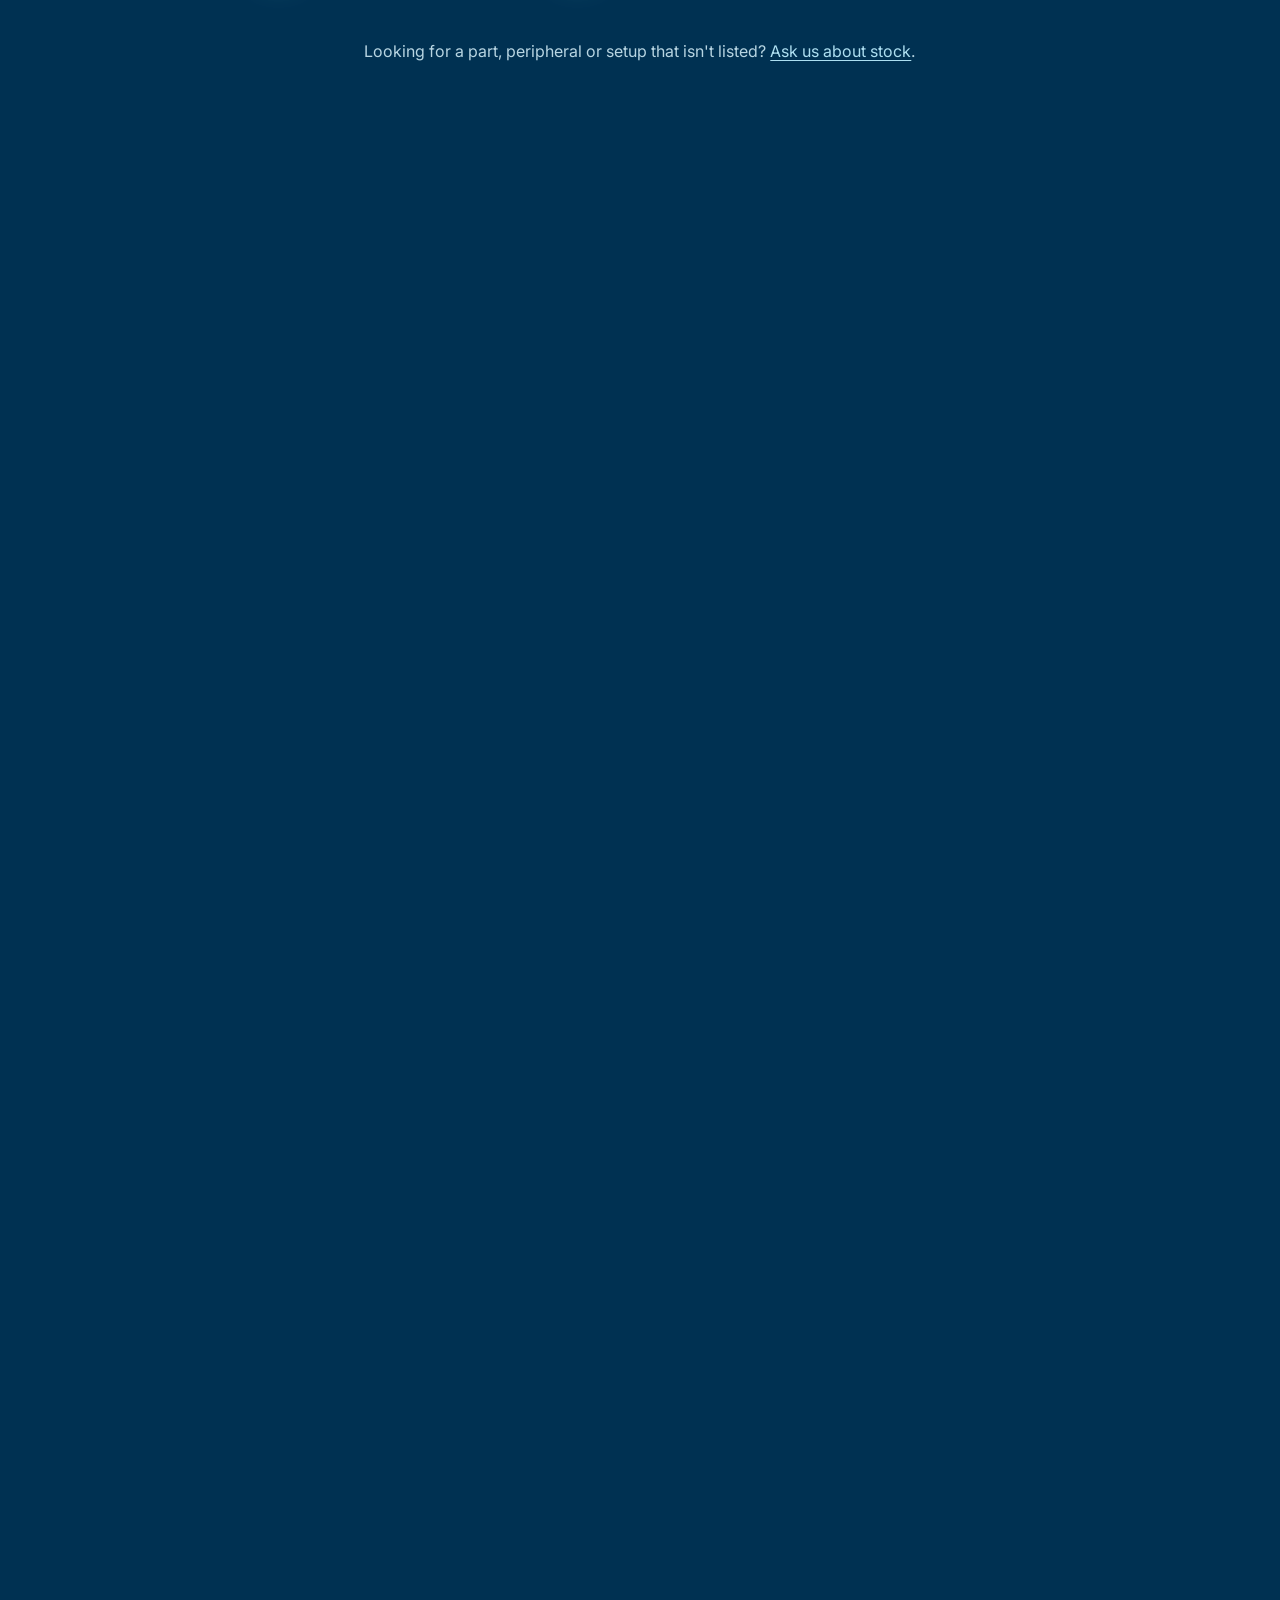
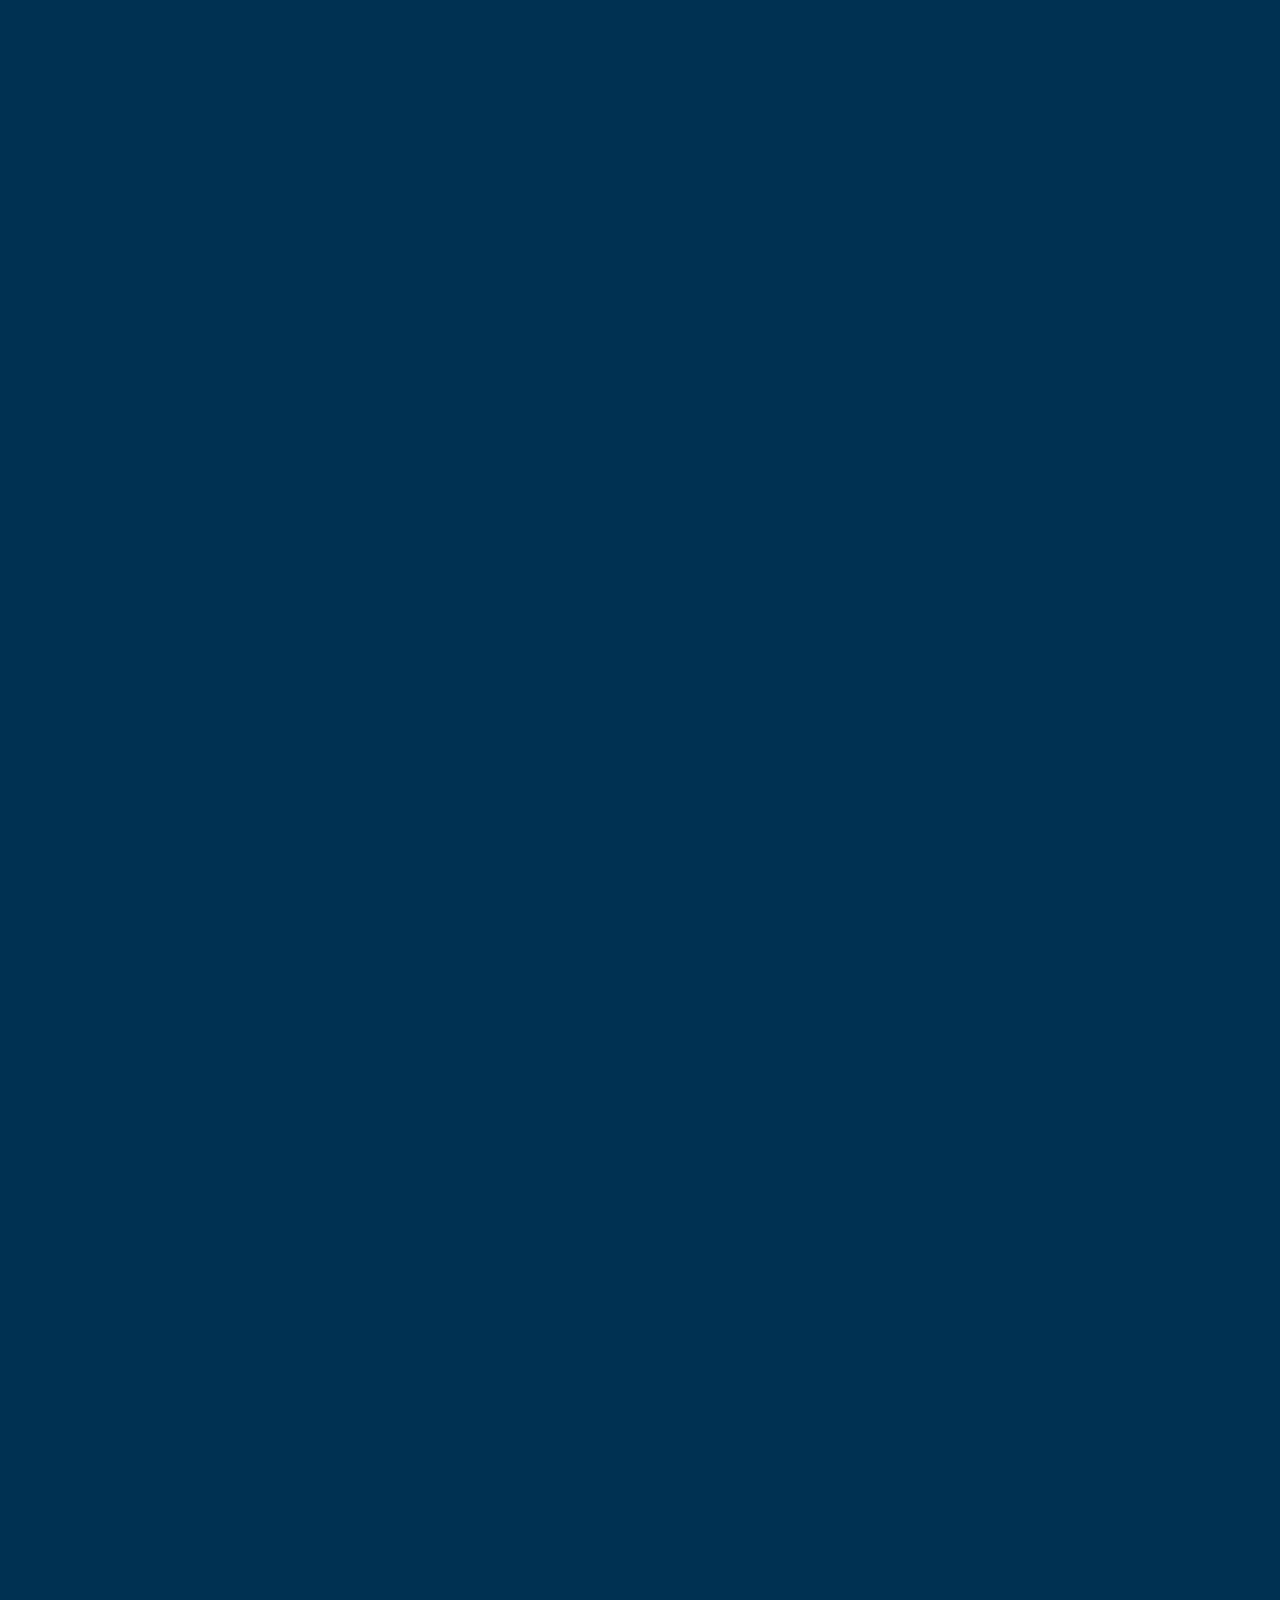
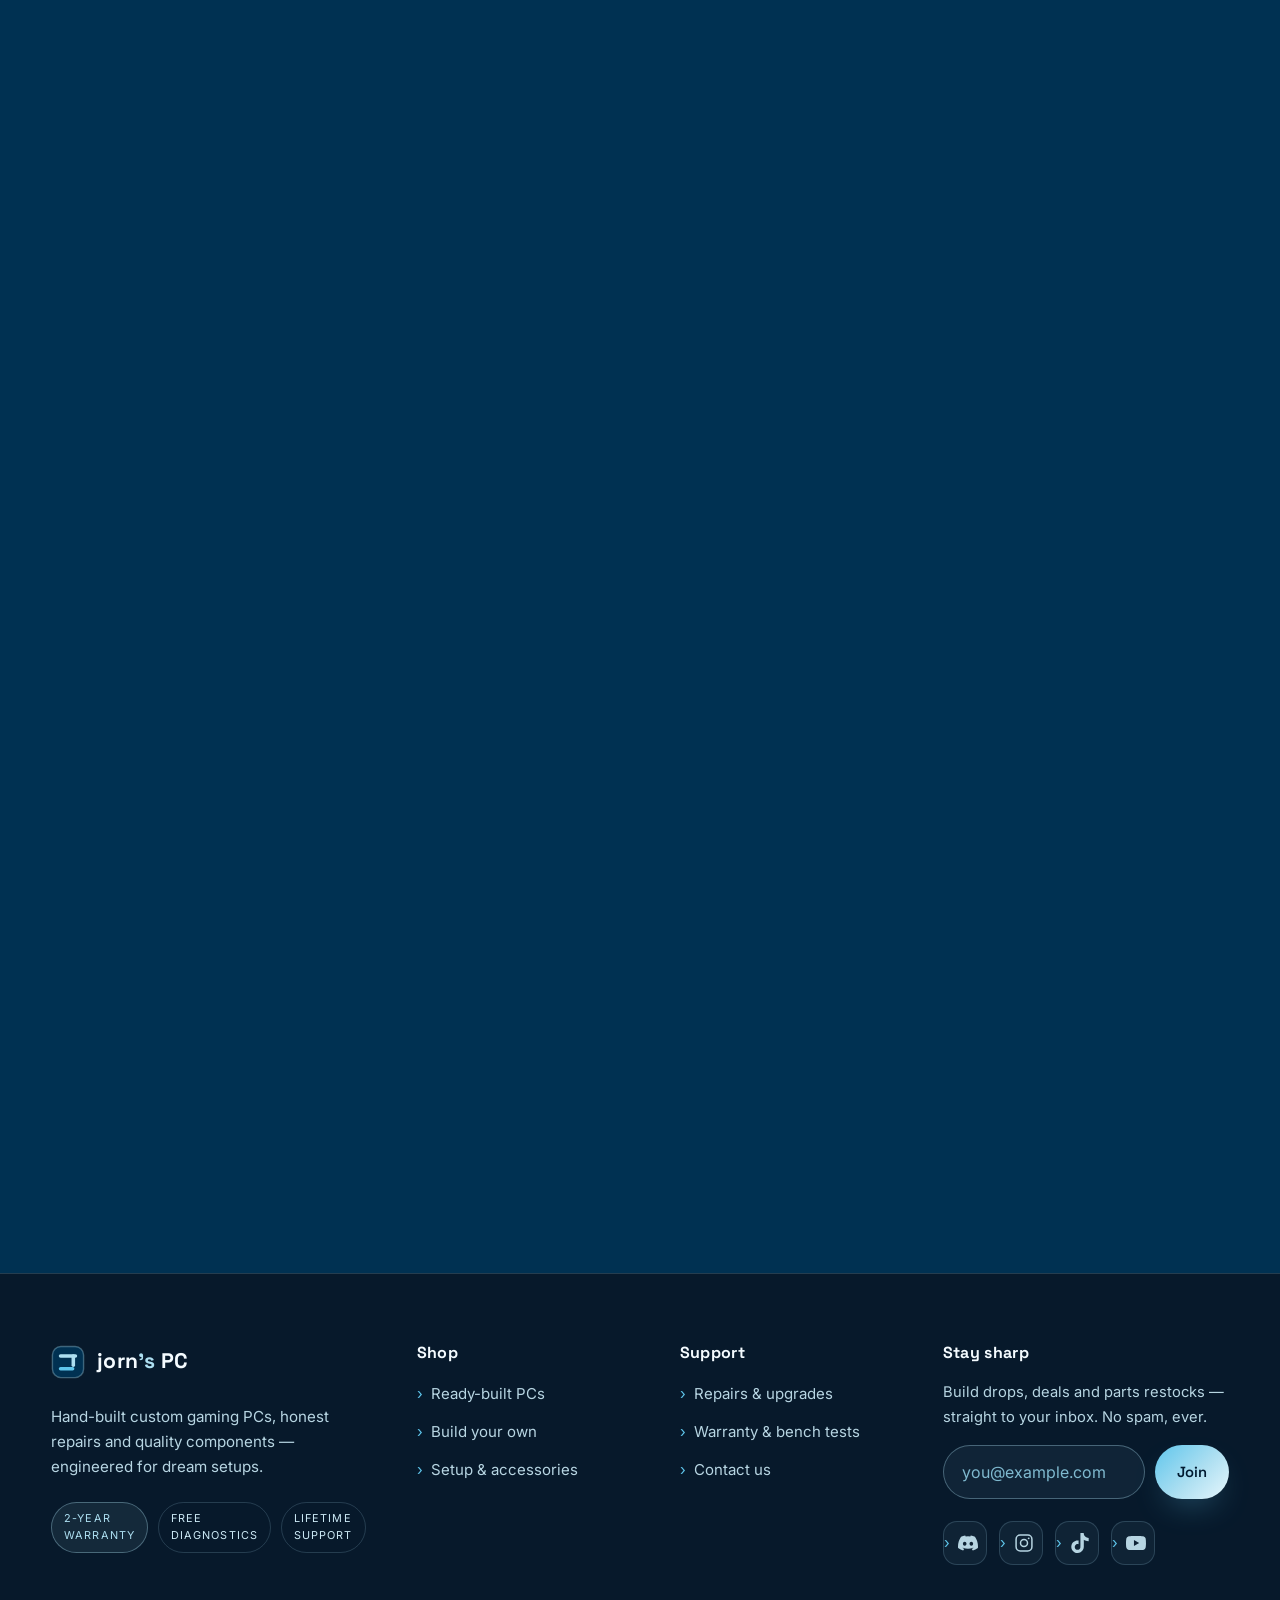
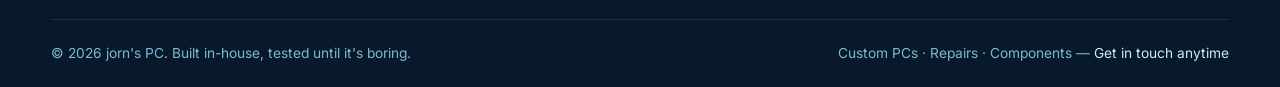
<file: accessories.html>
<!DOCTYPE html>
<html lang="en">
<head>
  <meta charset="UTF-8">
  <meta name="viewport" content="width=device-width, initial-scale=1.0">
  <title>Accessories — jorn's PC</title>
  <meta name="description" content="Keyboards, mice, monitors, headsets, mousepads and RGB gear for the perfect setup. Add to cart straight from the grid.">
  <meta name="theme-color" content="#003152">
  <link rel="icon" type="image/svg+xml" href="assets/favicon.svg">

  <link rel="preconnect" href="https://fonts.googleapis.com">
  <link rel="preconnect" href="https://fonts.gstatic.com" crossorigin>
  <link href="https://fonts.googleapis.com/css2?family=Space+Grotesk:wght@400;500;600;700&family=Inter:wght@400;500;600;700&display=swap" rel="stylesheet">
  <link rel="stylesheet" href="css/style.css">
</head>
<body class="p-accessories">
  <noscript><style>.preloader{display:none}.reveal,.stagger>*{opacity:1 !important;transform:none !important;filter:none !important}.hero [data-hero],.page-hero [data-hero]{opacity:1 !important;animation:none !important}</style></noscript>

  <div class="page-curtain" id="pageCurtain" aria-hidden="true"></div>

  <div class="preloader" aria-hidden="true">
    <div class="loader-logo">
      <div class="loader-arc"></div>
      <svg viewBox="0 0 48 48" width="72" height="72">
        <rect x="2" y="2" width="44" height="44" rx="12" fill="#003152" stroke="#ADDFF1" stroke-opacity="0.35" stroke-width="2"/>
        <rect x="11" y="13" width="26" height="5" rx="2.5" fill="#ADDFF1"/>
        <rect x="29" y="13" width="5" height="18" rx="2.5" fill="#ADDFF1"/>
        <rect x="11" y="31" width="22" height="5" rx="2.5" fill="#5FC6EC"/>
      </svg>
    </div>
    <div class="loader-progress"><div class="loader-bar"></div></div>
    <p class="loader-status" id="loaderStatus">Booting systems</p>
    <p class="loader-brand">JORN · PC</p>
  </div>

  <header class="site-header" id="siteHeader">
    <div class="container nav-wrap">
      <a href="index.html" class="brand" aria-label="jorn's PC — home">
        <svg viewBox="0 0 48 48" width="34" height="34" aria-hidden="true">
          <rect x="2" y="2" width="44" height="44" rx="12" fill="#003152" stroke="#ADDFF1" stroke-opacity="0.35" stroke-width="2"/>
          <rect x="11" y="13" width="26" height="5" rx="2.5" fill="#ADDFF1"/>
          <rect x="29" y="13" width="5" height="18" rx="2.5" fill="#ADDFF1"/>
          <rect x="11" y="31" width="22" height="5" rx="2.5" fill="#5FC6EC"/>
        </svg>
        <span>jorn<span class="brand-amp">'s</span>&nbsp;PC</span>
      </a>
      <nav class="nav" id="primaryNav" aria-label="Primary navigation">
        <ul>
          <li><a class="nav-link" href="index.html" data-nav="index">Home</a></li>
          <li><a class="nav-link" href="products.html" data-nav="products">PCs</a></li>
          <li><a class="nav-link" href="build.html" data-nav="build">Build</a></li>
          <li><a class="nav-link" href="accessories.html" data-nav="accessories">Setup</a></li>
        </ul>
        <button class="cart-bar" type="button" aria-label="Open cart">
          <svg width="21" height="21" viewBox="0 0 24 24" fill="none" stroke="currentColor" stroke-width="1.9" stroke-linecap="round" stroke-linejoin="round" aria-hidden="true"><path d="M6 6h15l-1.5 9h-12zM3 3h3"/><circle cx="9.5" cy="20" r="1.6"/><circle cx="17" cy="20" r="1.6"/></svg>
          <span class="cart-count" aria-hidden="true"></span>
        </button>
      </nav>
      <button class="nav-toggle" id="navToggle" type="button" aria-expanded="false" aria-controls="primaryNav" aria-label="Toggle menu"><span></span></button>
    </div>
  </header>

<main class="page-entrance">

  <section class="page-hero">
    <div class="container">
      <p class="breadcrumb" data-hero="1"><a href="index.html">Home</a> · Setup</p>
      <h1 data-hero="2">Setup</h1>
      <p data-hero="3">The pieces that turn a great PC into a complete desk — monitors, keyboards, mice, headsets and desk hardware. Filter by category and add straight to your cart.</p>
    </div>
  </section>

  <section class="section" style="padding-top:clamp(36px,5vw,60px);">
    <div class="container">
      <div class="filter-bar reveal" id="filterBar" aria-label="Filter accessories"></div>
      <div class="acc-grid stagger" id="accGrid"></div>
      <p class="reveal" style="text-align:center;margin-top:40px;color:var(--muted);">
        Looking for a part, peripheral or setup that isn't listed? <a href="contact.html" style="color:var(--ice);text-decoration:underline;text-underline-offset:3px;">Ask us about stock</a>.
      </p>
    </div>
  </section>

</main>

  <footer class="site-footer">
    <div class="container">
      <div class="footer-grid">
        <div class="footer-brand">
          <a href="index.html" class="brand" aria-label="jorn's PC — home">
            <svg viewBox="0 0 48 48" width="34" height="34" aria-hidden="true">
              <rect x="2" y="2" width="44" height="44" rx="12" fill="#003152" stroke="#ADDFF1" stroke-opacity="0.35" stroke-width="2"/>
              <rect x="11" y="13" width="26" height="5" rx="2.5" fill="#ADDFF1"/>
              <rect x="29" y="13" width="5" height="18" rx="2.5" fill="#ADDFF1"/>
              <rect x="11" y="31" width="22" height="5" rx="2.5" fill="#5FC6EC"/>
            </svg>
            <span>jorn<span class="brand-amp">'s</span>&nbsp;PC</span>
          </a>
          <p>Hand-built custom gaming PCs, honest repairs and quality components — engineered for dream setups.</p>
          <div class="footer-badges">
            <span class="footer-badge hot">2-year warranty</span>
            <span class="footer-badge">Free diagnostics</span>
            <span class="footer-badge">Lifetime support</span>
          </div>
        </div>

        <div class="footer-col">
          <h4>Shop</h4>
          <ul>
            <li><a href="products.html">Ready-built PCs</a></li>
            <li><a href="build.html">Build your own</a></li>
            <li><a href="accessories.html">Setup &amp; accessories</a></li>
          </ul>
        </div>

        <div class="footer-col">
          <h4>Support</h4>
          <ul>
            <li><a href="services.html">Repairs &amp; upgrades</a></li>
            <li><a href="services.html">Warranty &amp; bench tests</a></li>
            <li><a href="contact.html">Contact us</a></li>
          </ul>
        </div>

        <div class="footer-col">
          <h4>Stay sharp</h4>
          <p style="color:var(--muted);font-size:.92rem;margin-bottom:16px;">Build drops, deals and parts restocks — straight to your inbox. No spam, ever.</p>
          <form class="news-form" id="newsForm">
            <input type="email" name="email" placeholder="you@example.com" aria-label="Email address" required>
            <button class="btn btn--sm" type="submit">Join</button>
          </form>
          <p class="news-note" id="newsNote"></p>
          <div class="socials">
            <a class="social-link" href="#" aria-label="Discord" rel="noopener">
              <svg width="20" height="20" viewBox="0 0 24 24" fill="currentColor" aria-hidden="true"><path d="M20.317 4.37a19.79 19.79 0 0 0-4.885-1.515.074.074 0 0 0-.079.037c-.21.375-.444.865-.608 1.25a18.27 18.27 0 0 0-5.487 0 12.64 12.64 0 0 0-.617-1.25.077.077 0 0 0-.079-.037 19.736 19.736 0 0 0-4.885 1.515.07.07 0 0 0-.032.028C.533 9.046-.32 13.58.099 18.058a.082.082 0 0 0 .031.056c2.053 1.507 4.041 2.423 5.993 3.03a.078.078 0 0 0 .084-.028c.462-.63.873-1.295 1.226-1.994a.076.076 0 0 0-.041-.106c-.653-.247-1.274-.549-1.872-.892a.077.077 0 0 1-.008-.128c.126-.094.252-.192.372-.291a.074.074 0 0 1 .077-.01c3.928 1.793 8.18 1.793 12.062 0a.074.074 0 0 1 .078.01c.12.099.246.198.373.291a.077.077 0 0 1-.007.127 12.3 12.3 0 0 1-1.873.892.077.077 0 0 0-.041.107c.36.698.772 1.362 1.225 1.993a.076.076 0 0 0 .084.028c1.961-.607 3.95-1.522 6.002-3.03a.077.077 0 0 0 .032-.054c.5-5.177-.838-9.673-3.549-13.66a.06.06 0 0 0-.031-.029ZM8.02 15.33c-1.183 0-2.157-1.085-2.157-2.419 0-1.333.956-2.419 2.157-2.419 1.21 0 2.176 1.096 2.157 2.42 0 1.333-.956 2.418-2.157 2.418Zm7.975 0c-1.183 0-2.157-1.085-2.157-2.419 0-1.333.955-2.419 2.157-2.419 1.21 0 2.176 1.096 2.157 2.42 0 1.333-.946 2.418-2.157 2.418Z"/></svg>
            </a>
            <a class="social-link" href="#" aria-label="Instagram" rel="noopener">
              <svg width="20" height="20" viewBox="0 0 24 24" fill="none" stroke="currentColor" stroke-width="1.8" stroke-linecap="round" aria-hidden="true"><rect x="2.5" y="2.5" width="19" height="19" rx="5"/><circle cx="12" cy="12" r="4.2"/><circle cx="17.6" cy="6.4" r="1.1" fill="currentColor" stroke="none"/></svg>
            </a>
            <a class="social-link" href="#" aria-label="TikTok" rel="noopener">
              <svg width="20" height="20" viewBox="0 0 24 24" fill="currentColor" aria-hidden="true"><path d="M12.525.02c1.31-.02 2.61-.01 3.91-.02.08 1.53.63 3.09 1.75 4.17 1.12 1.11 2.7 1.62 4.24 1.79v4.03c-1.44-.05-2.89-.35-4.2-.97-.57-.26-1.1-.59-1.62-.93-.01 2.92.01 5.84-.02 8.75-.08 1.4-.54 2.79-1.35 3.94-1.31 1.92-3.58 3.17-5.91 3.21-1.43.08-2.86-.31-4.08-1.03-2.02-1.19-3.44-3.37-3.65-5.71-.02-.5-.03-1-.01-1.49.18-1.9 1.12-3.72 2.58-4.96 1.66-1.44 3.98-2.13 6.15-1.72.02 1.48-.04 2.96-.04 4.44-.99-.32-2.15-.23-3.02.37-.63.41-1.11 1.04-1.36 1.75-.21.51-.15 1.07-.14 1.61.24 1.64 1.82 3.02 3.5 2.87 1.12-.01 2.19-.66 2.77-1.61.19-.33.4-.67.41-1.06.1-1.79.06-3.57.07-5.36.01-4.03-.01-8.05.02-12.07Z"/></svg>
            </a>
            <a class="social-link" href="#" aria-label="YouTube" rel="noopener">
              <svg width="20" height="20" viewBox="0 0 24 24" fill="currentColor" aria-hidden="true"><path d="M23.5 6.19a3.02 3.02 0 0 0-2.12-2.14C19.5 3.55 12 3.55 12 3.55s-7.5 0-9.38.5A3.02 3.02 0 0 0 .5 6.19C0 8.07 0 12 0 12s0 3.93.5 5.81a3.02 3.02 0 0 0 2.12 2.14c1.88.5 9.38.5 9.38.5s7.5 0 9.38-.5a3.02 3.02 0 0 0 2.12-2.14C24 15.93 24 12 24 12s0-3.93-.5-5.81ZM9.55 15.57V8.43L15.82 12l-6.27 3.57Z"/></svg>
            </a>
          </div>
        </div>
      </div>

      <div class="footer-bottom">
        <p>© <span id="year">2026</span> jorn's PC. Built in-house, tested until it's boring.</p>
        <p>Custom PCs · Repairs · Components — <a href="contact.html">Get in touch anytime</a></p>
      </div>
    </div>
  </footer>

  <button class="to-top" id="toTop" type="button" aria-label="Back to top">
    <svg width="20" height="20" viewBox="0 0 24 24" fill="none" stroke="currentColor" stroke-width="2.2" stroke-linecap="round" stroke-linejoin="round"><path d="M12 19V5M5 12l7-7 7 7"/></svg>
  </button>

  <script src="js/data.js" defer></script>
  <script src="js/cart.js" defer></script>
  <script src="js/main.js" defer></script>
</body>
</html>
</file>
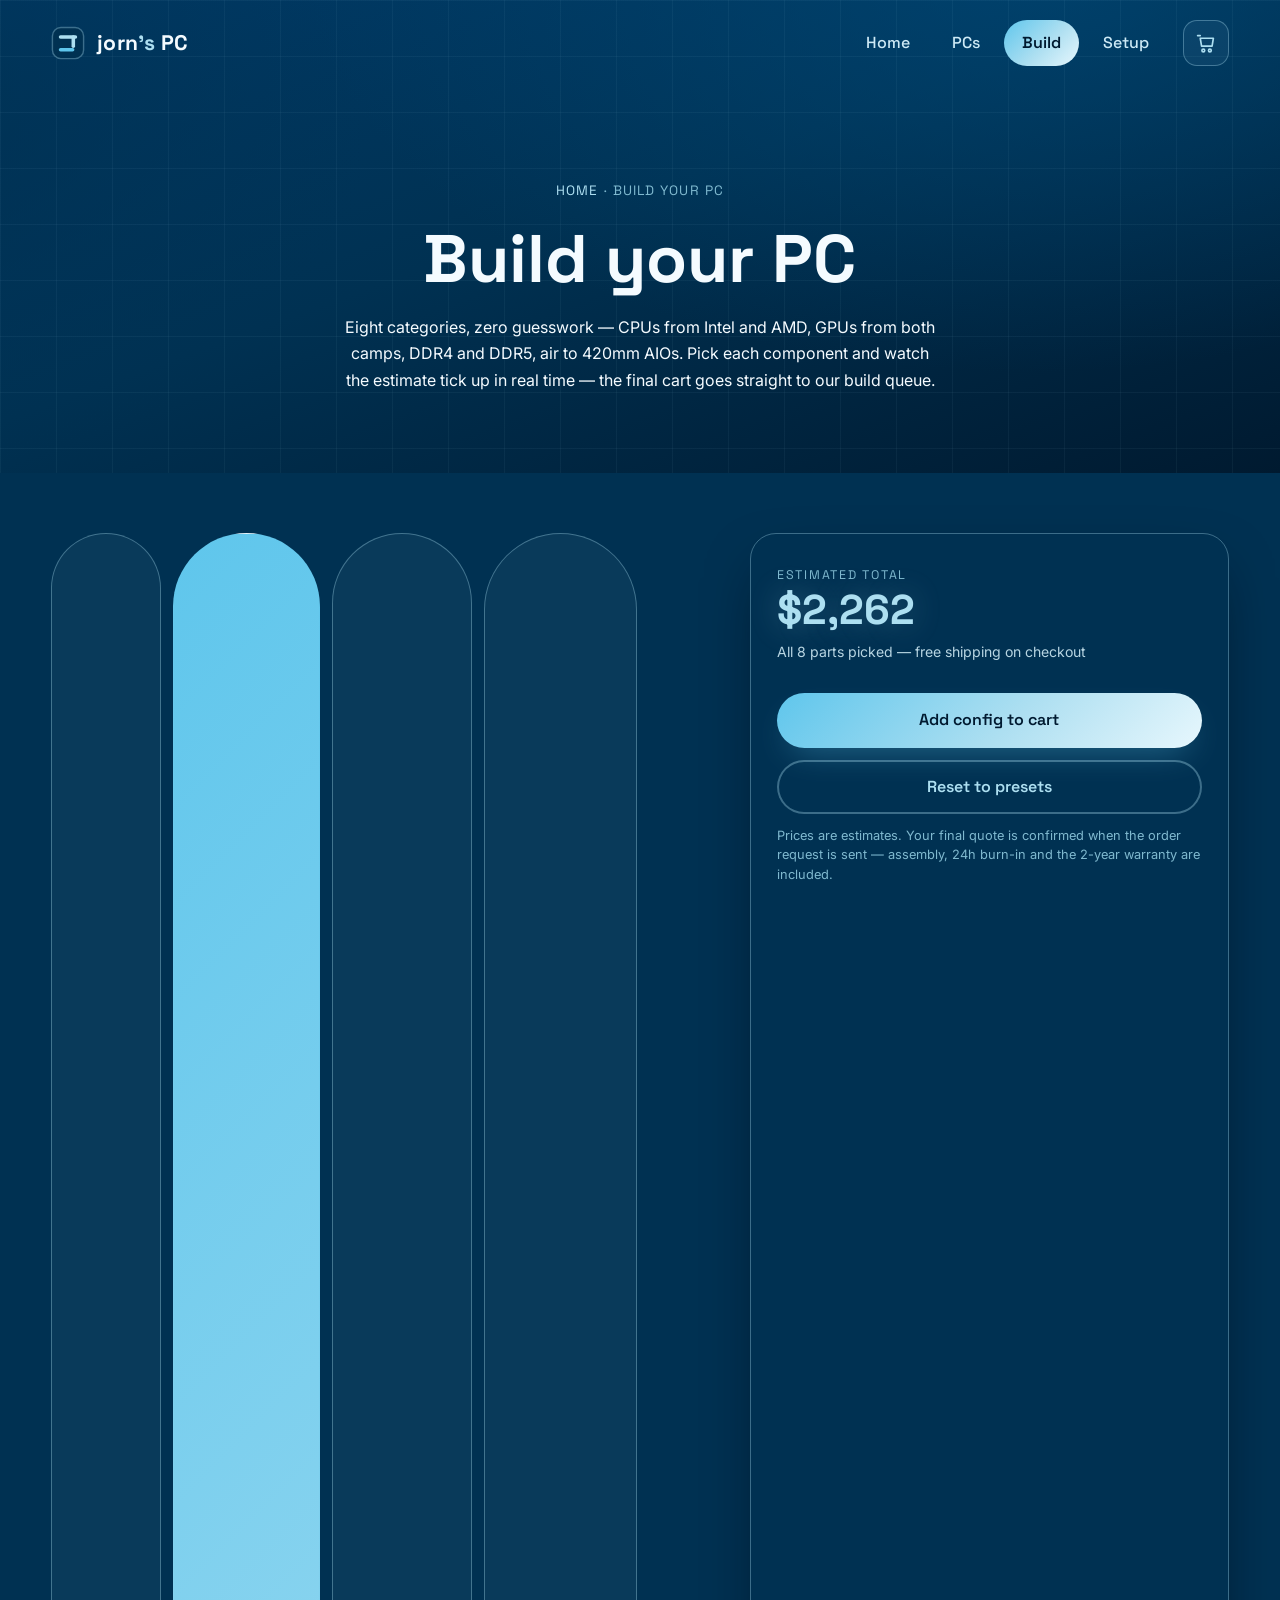
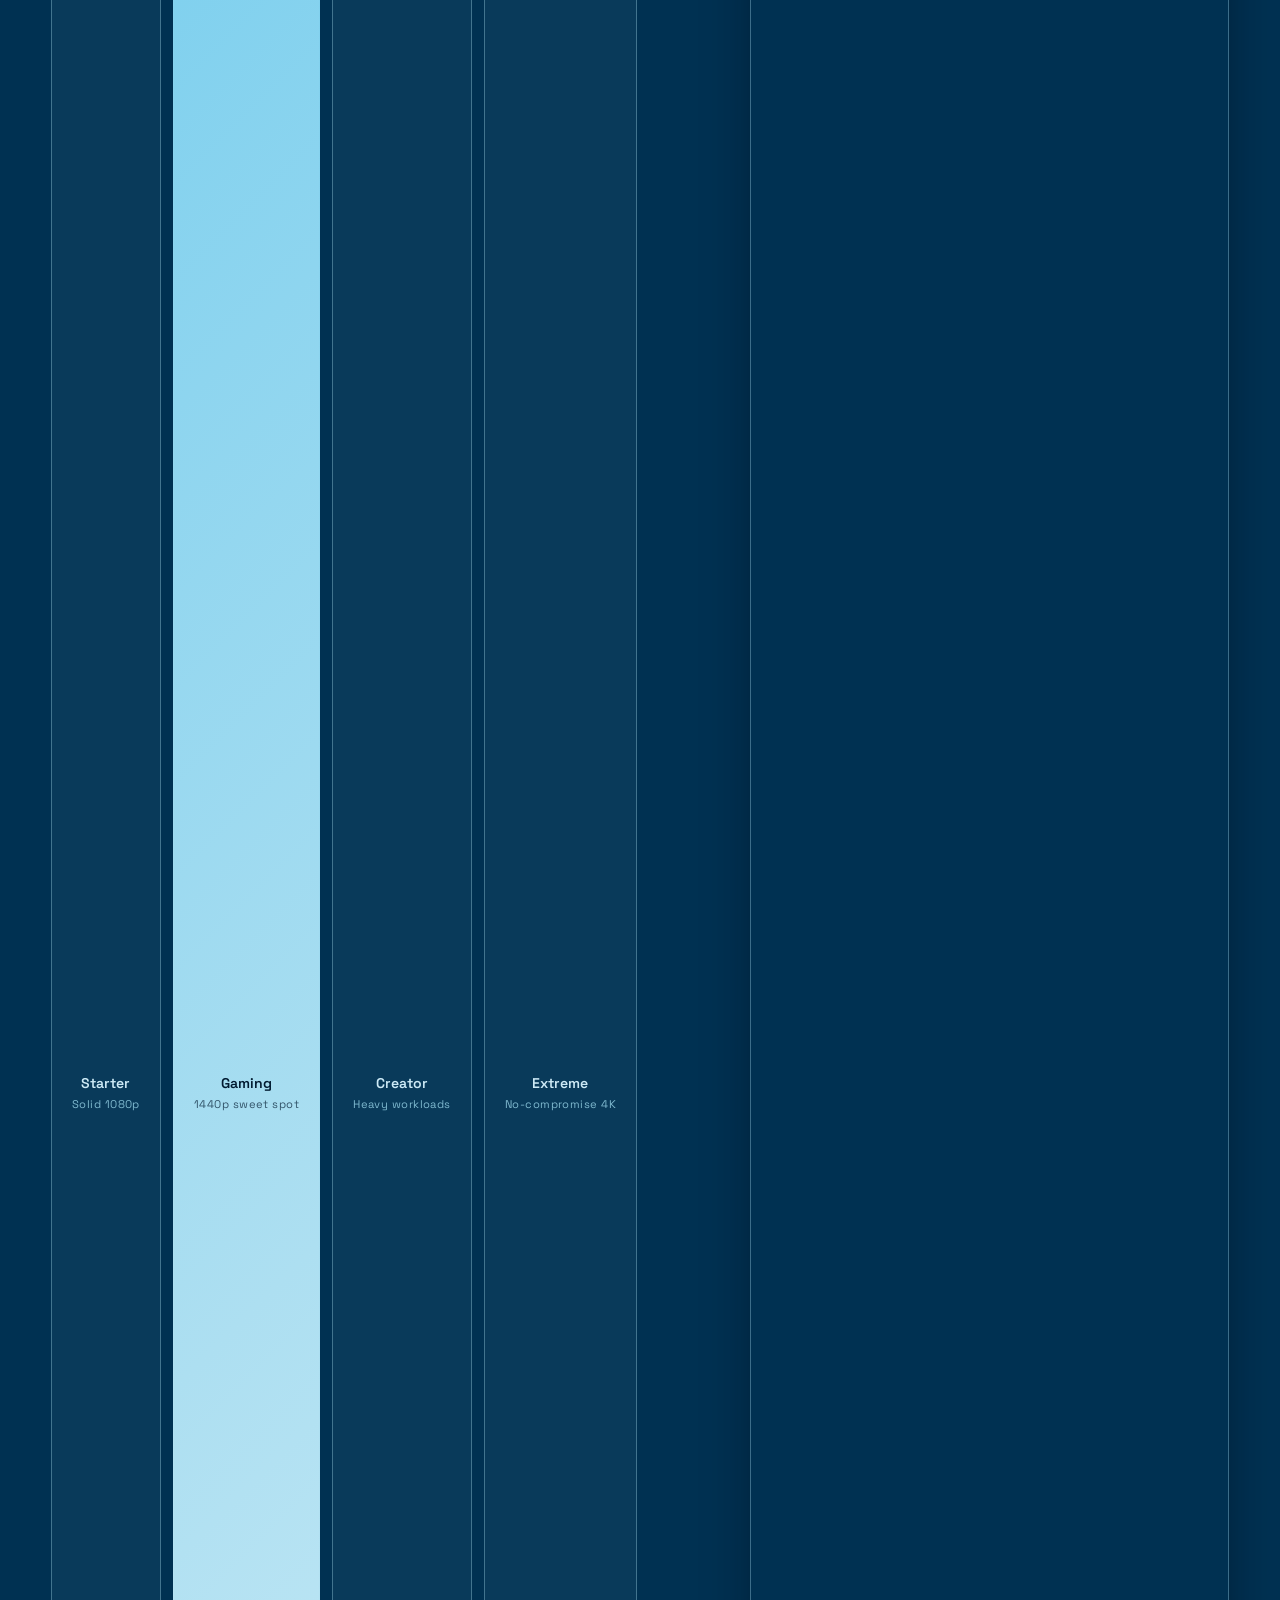
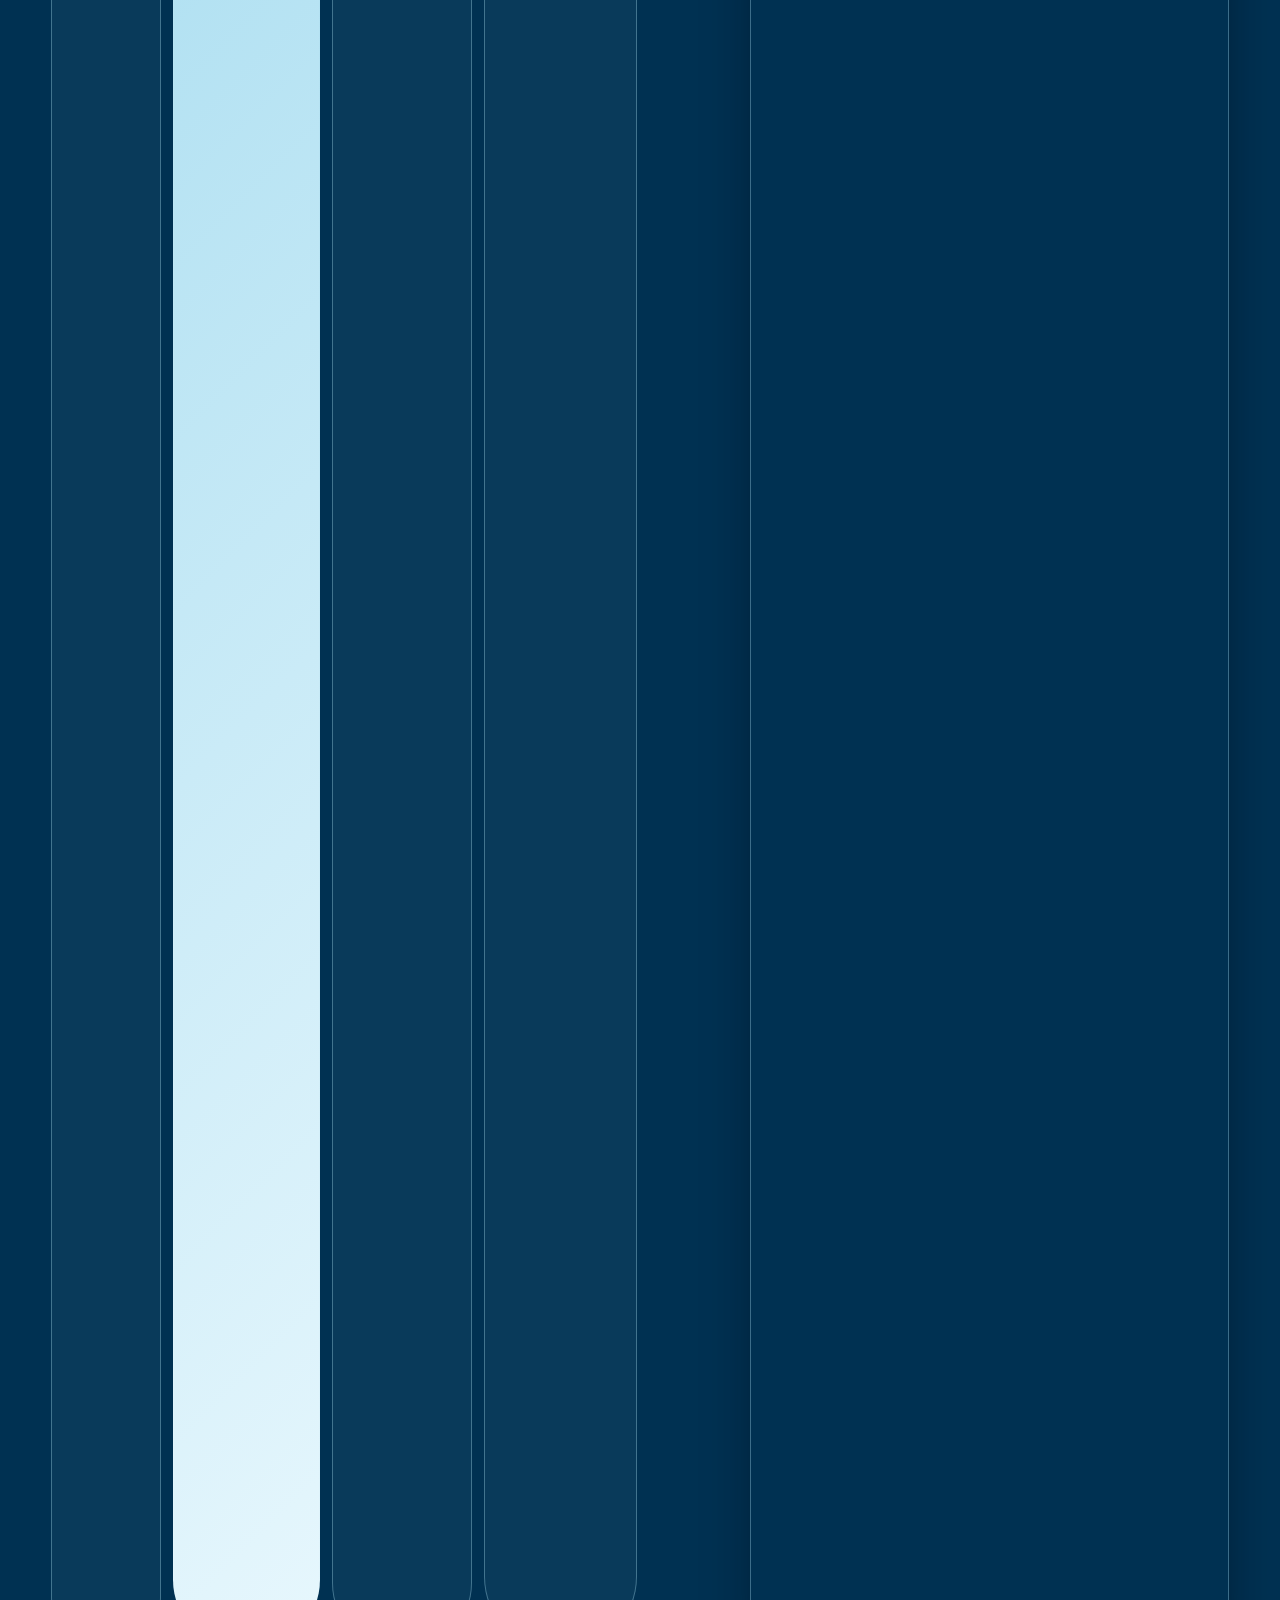
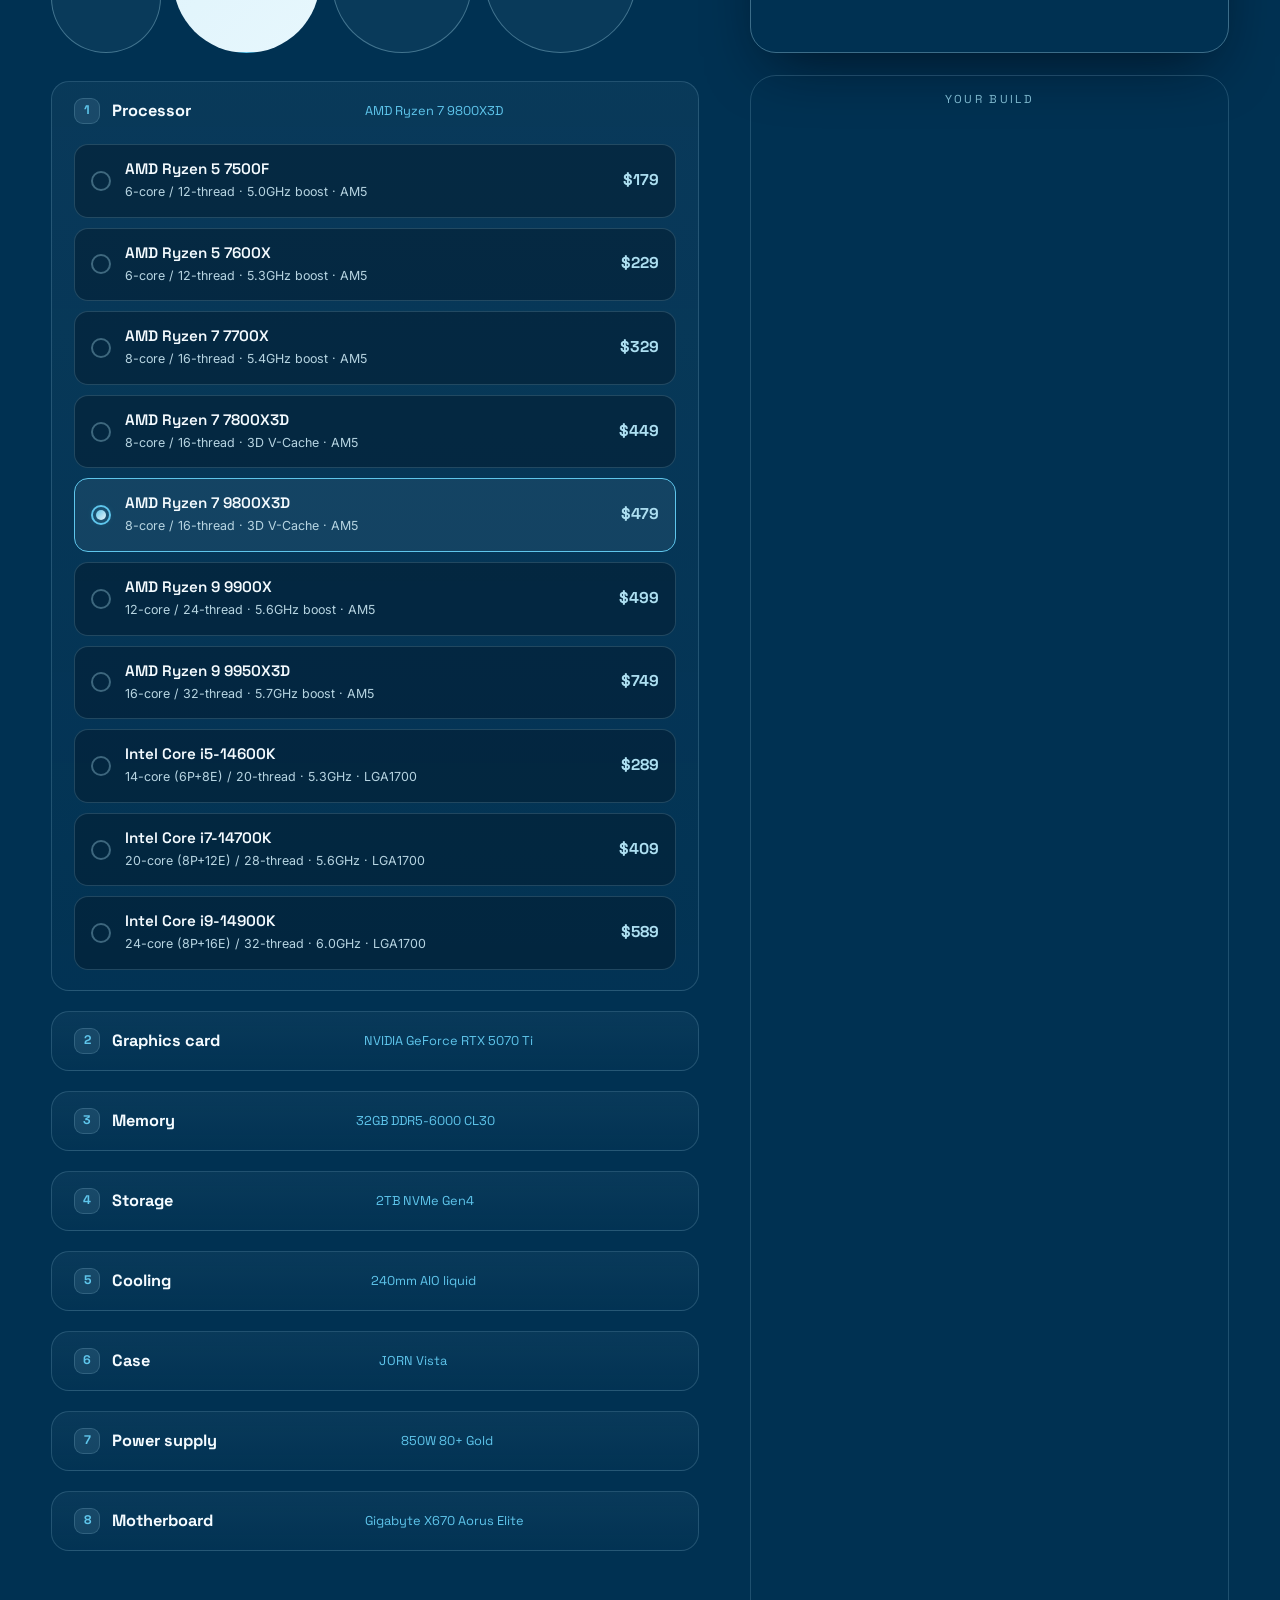
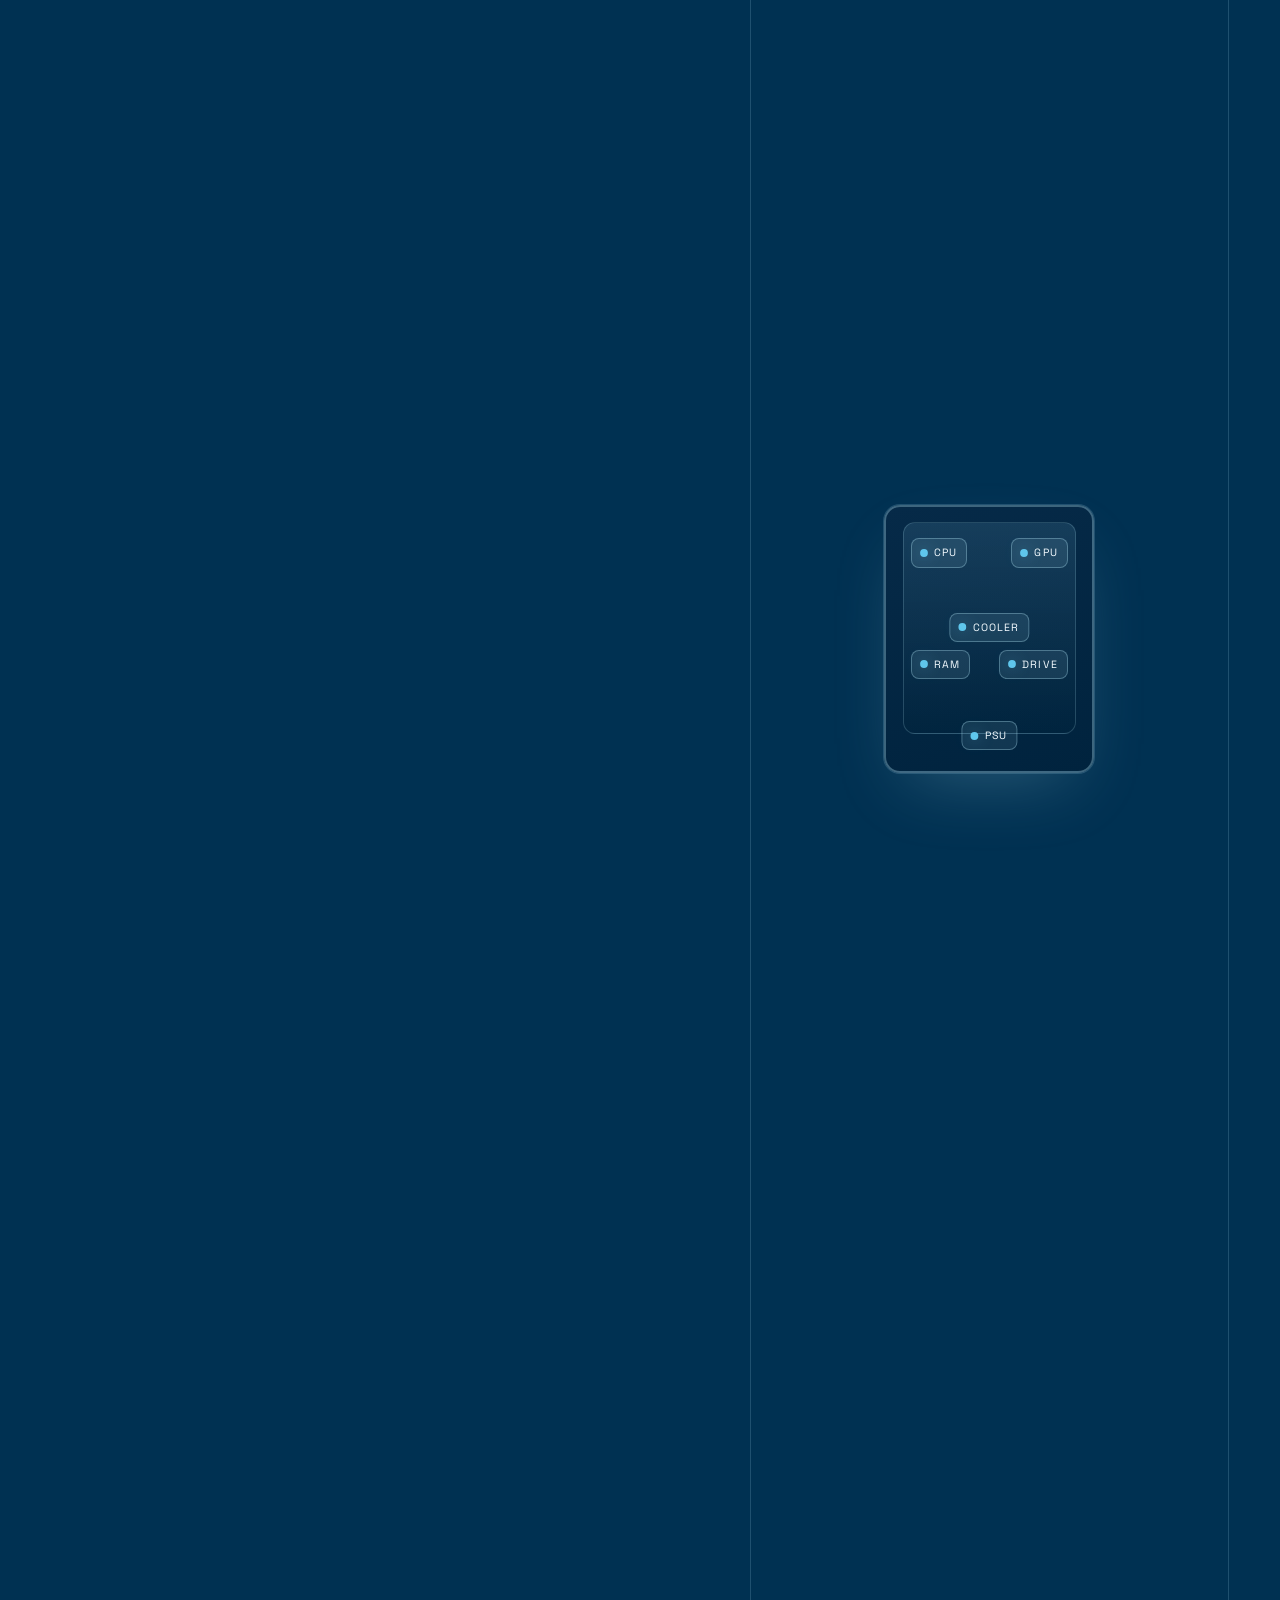
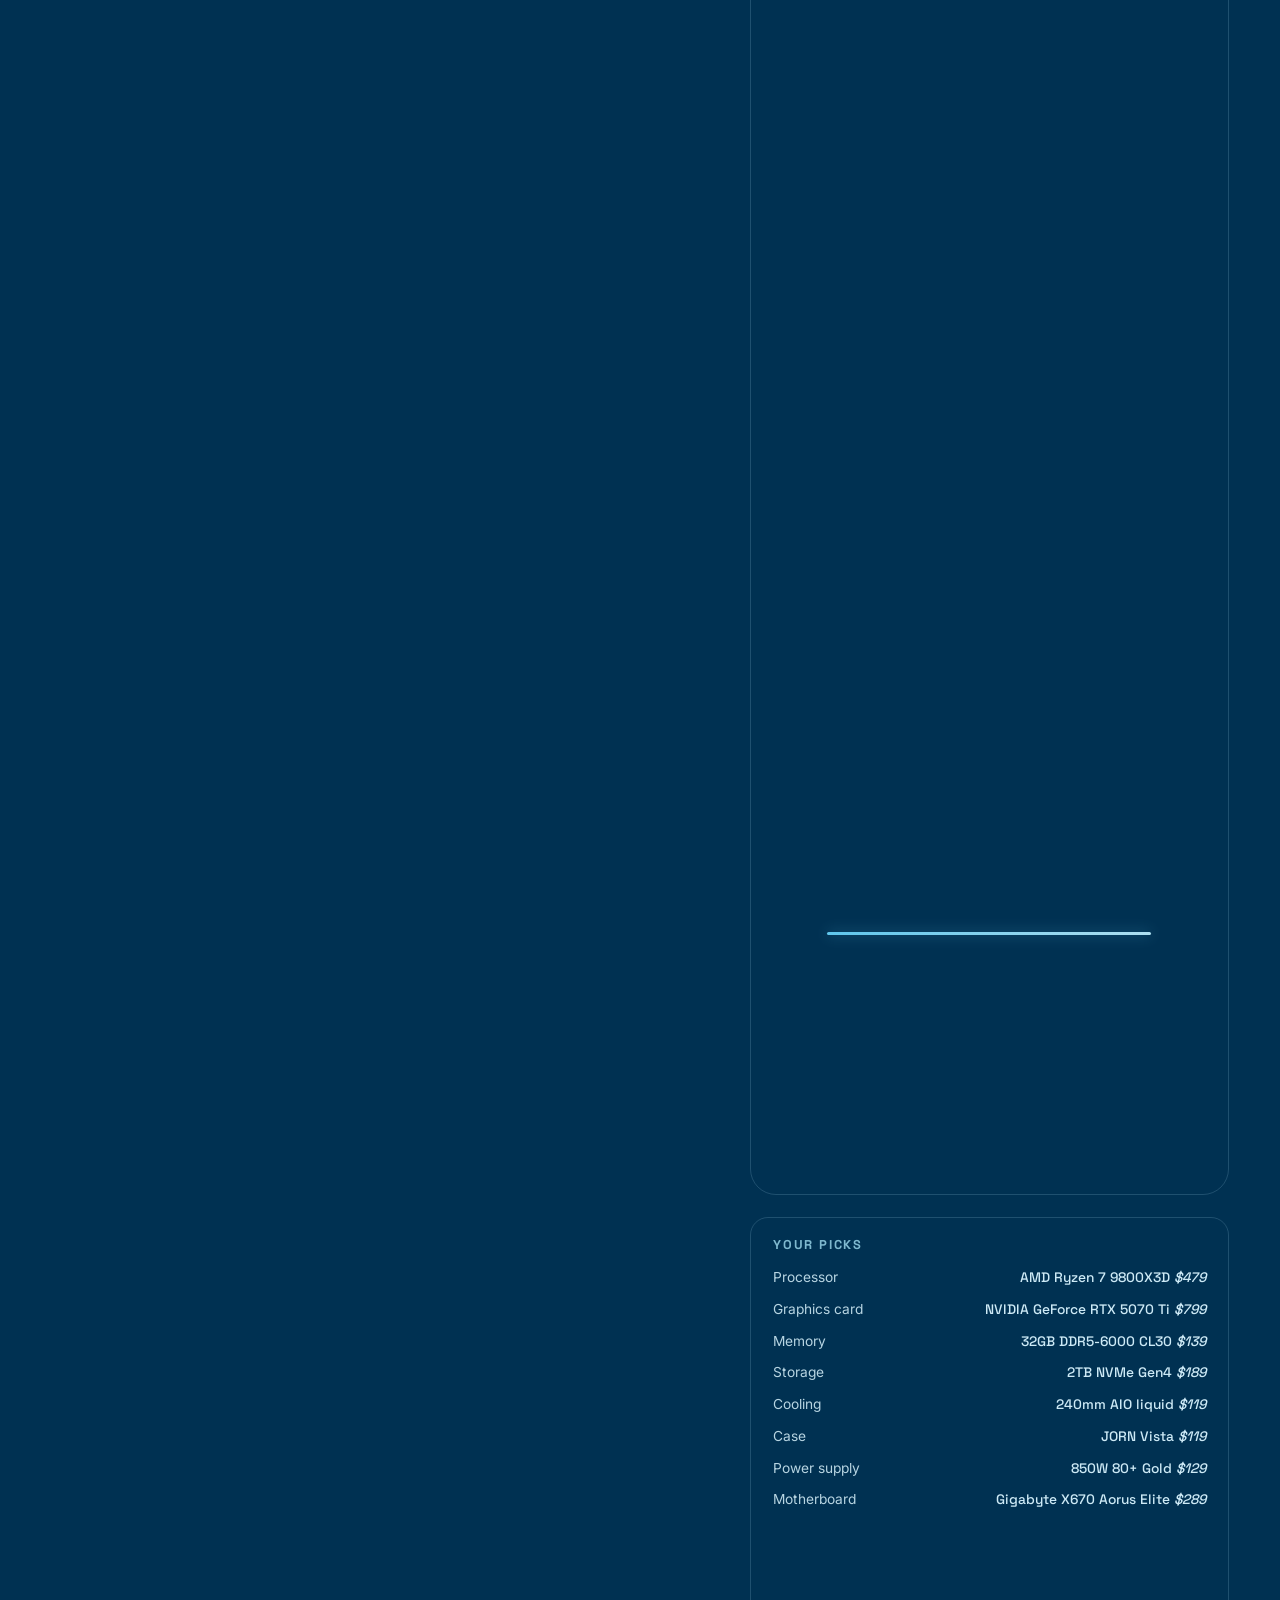
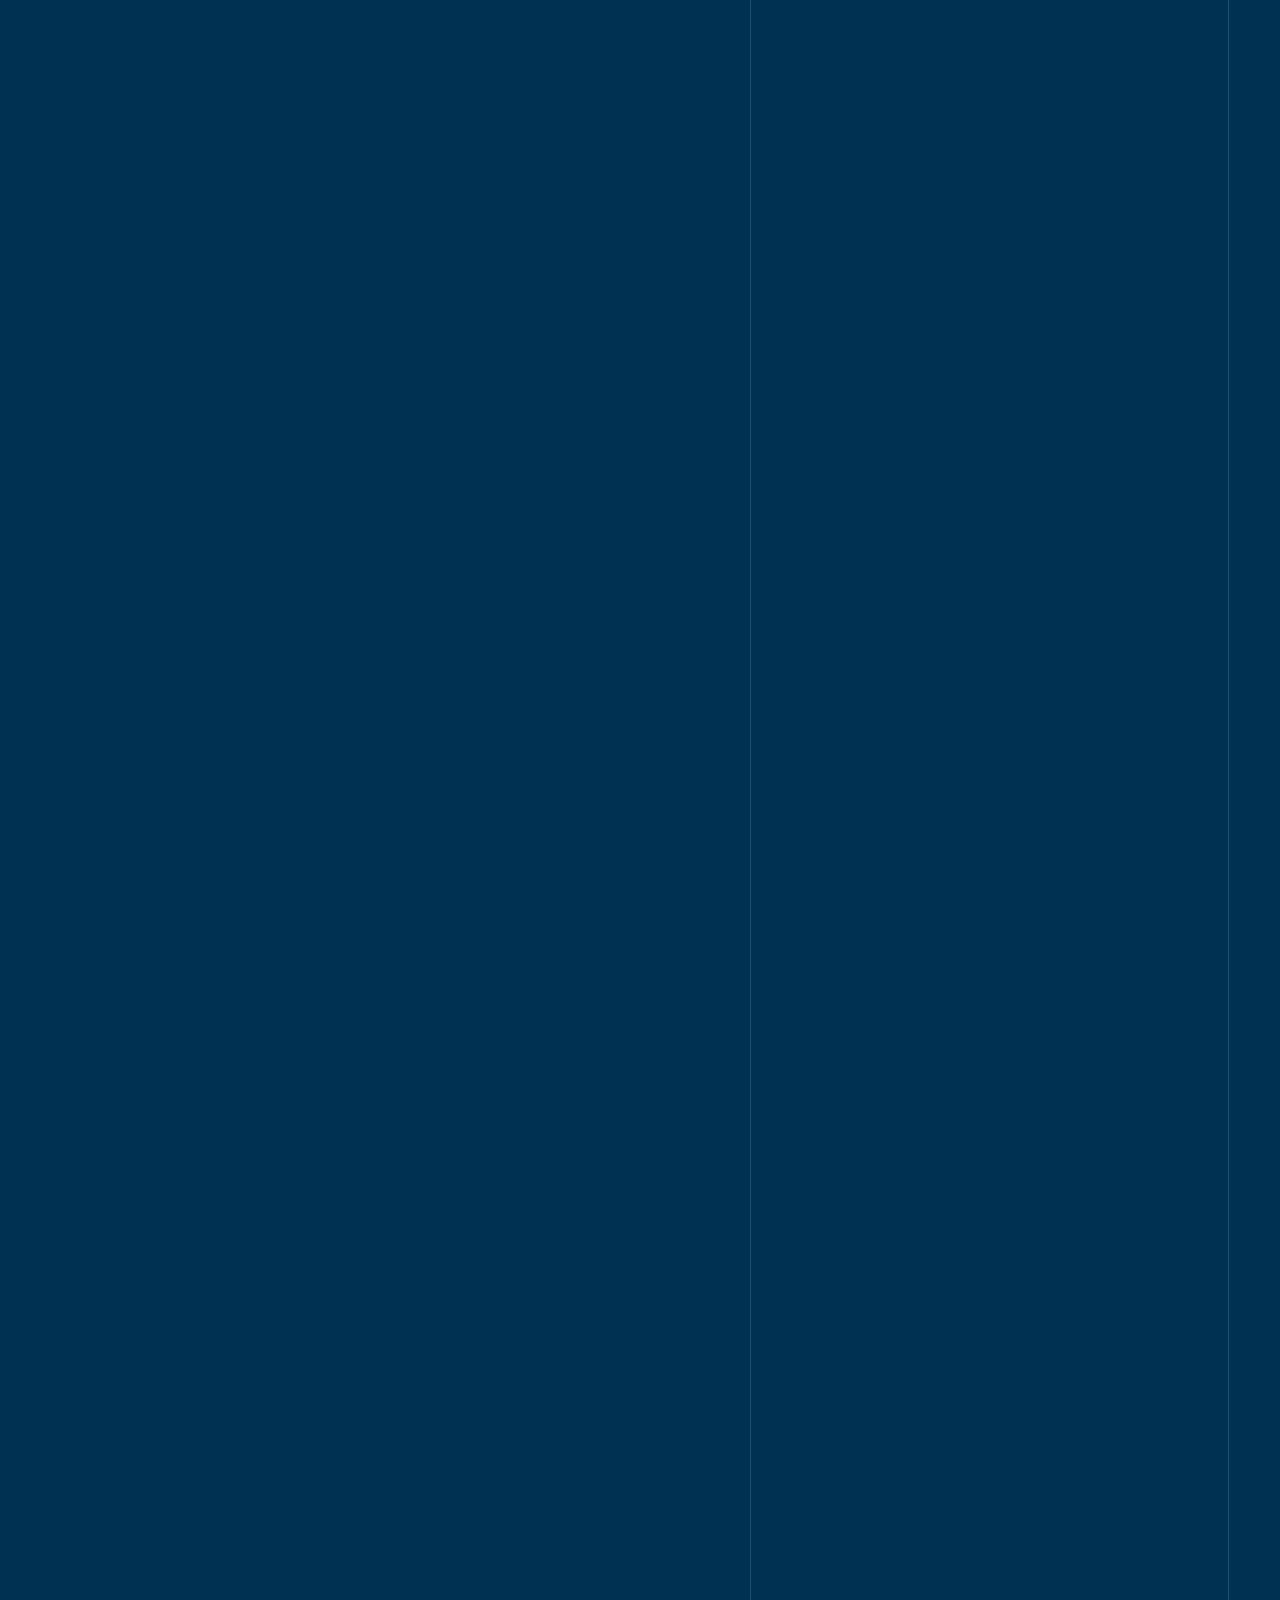
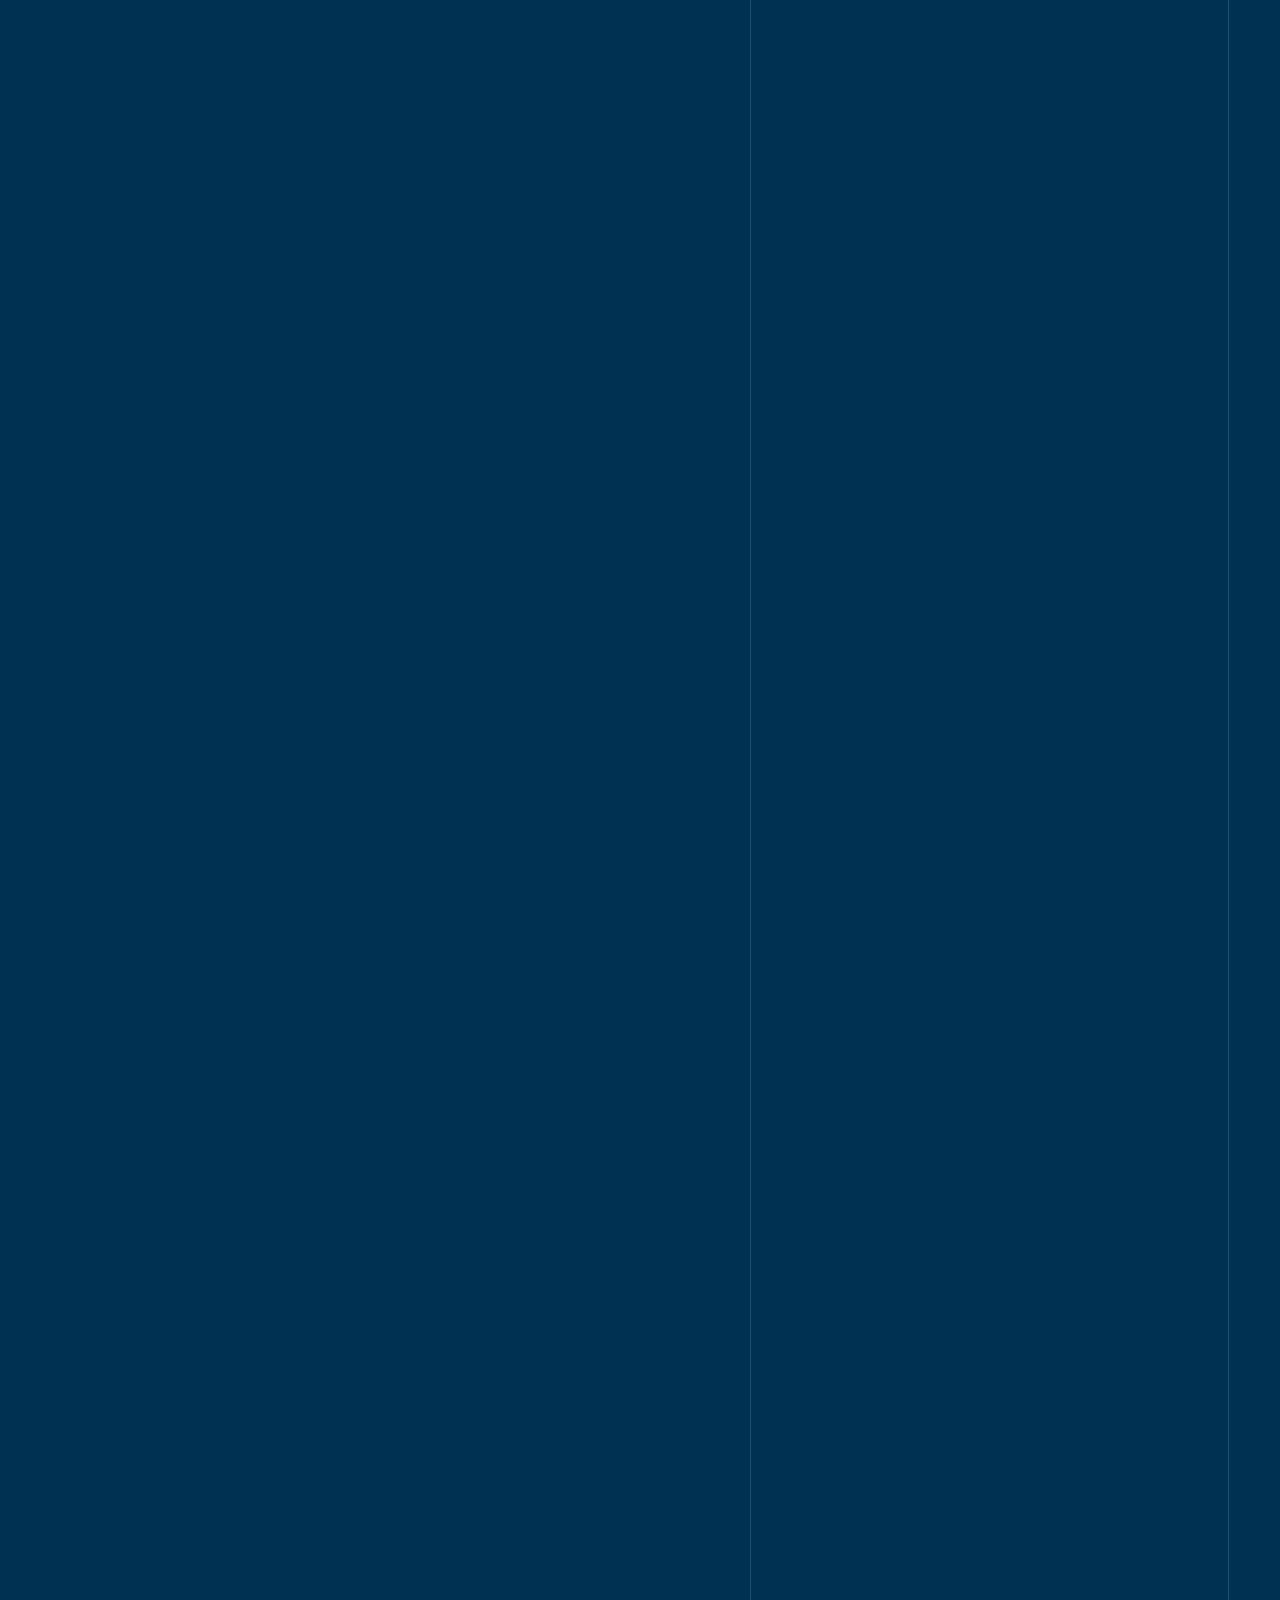
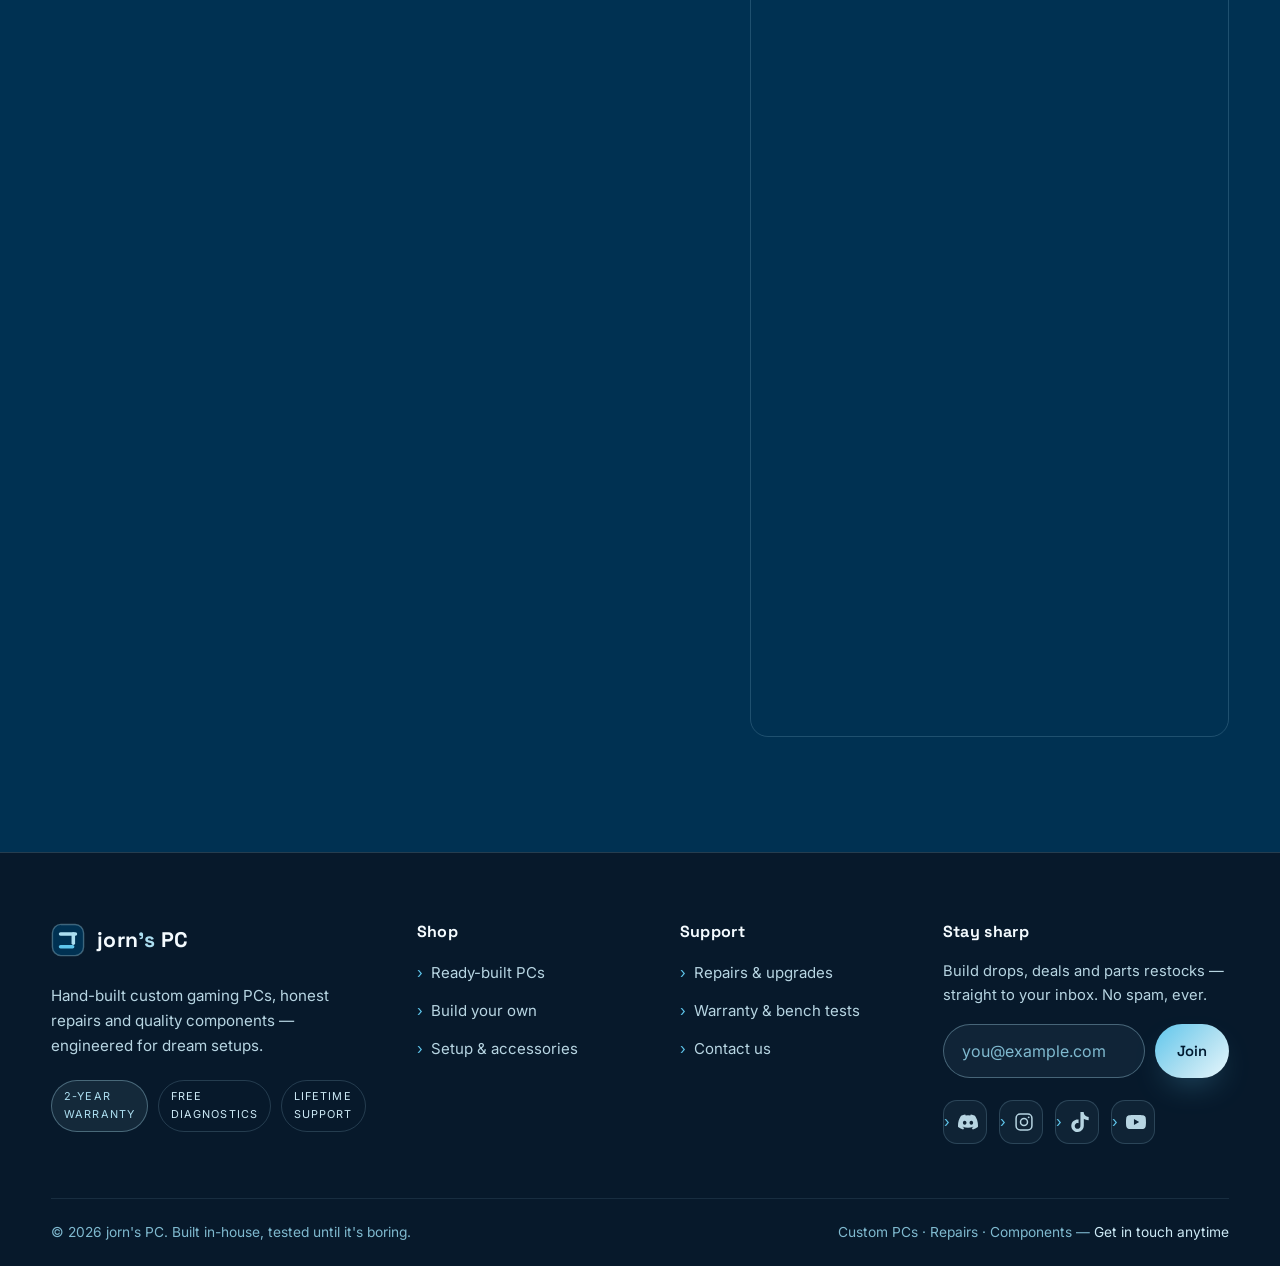
<file: build.html>
<!DOCTYPE html>
<html lang="en">
<head>
  <meta charset="UTF-8">
  <meta name="viewport" content="width=device-width, initial-scale=1.0">
  <title>Build Your PC — jorn's PC</title>
  <meta name="description" content="Configure your own jorn's PC: pick CPU, motherboard, GPU, RAM, storage, cooling, case and power supply — Intel and AMD parts across 8 categories. The estimated total updates live as you choose.">
  <meta name="theme-color" content="#003152">
  <link rel="icon" type="image/svg+xml" href="assets/favicon.svg">

  <link rel="preconnect" href="https://fonts.googleapis.com">
  <link rel="preconnect" href="https://fonts.gstatic.com" crossorigin>
  <link href="https://fonts.googleapis.com/css2?family=Space+Grotesk:wght@400;500;600;700&family=Inter:wght@400;500;600;700&display=swap" rel="stylesheet">
  <link rel="stylesheet" href="css/style.css">
</head>
<body class="p-build">
  <noscript><style>.preloader{display:none}.reveal,.stagger>*{opacity:1 !important;transform:none !important;filter:none !important}.hero [data-hero],.page-hero [data-hero]{opacity:1 !important;animation:none !important}</style></noscript>

  <div class="page-curtain" id="pageCurtain" aria-hidden="true"></div>

  <div class="preloader" aria-hidden="true">
    <div class="loader-logo">
      <div class="loader-arc"></div>
      <svg viewBox="0 0 48 48" width="72" height="72">
        <rect x="2" y="2" width="44" height="44" rx="12" fill="#003152" stroke="#ADDFF1" stroke-opacity="0.35" stroke-width="2"/>
        <rect x="11" y="13" width="26" height="5" rx="2.5" fill="#ADDFF1"/>
        <rect x="29" y="13" width="5" height="18" rx="2.5" fill="#ADDFF1"/>
        <rect x="11" y="31" width="22" height="5" rx="2.5" fill="#5FC6EC"/>
      </svg>
    </div>
    <div class="loader-progress"><div class="loader-bar"></div></div>
    <p class="loader-status" id="loaderStatus">Booting systems</p>
    <p class="loader-brand">JORN · PC</p>
  </div>

  <header class="site-header" id="siteHeader">
    <div class="container nav-wrap">
      <a href="index.html" class="brand" aria-label="jorn's PC — home">
        <svg viewBox="0 0 48 48" width="34" height="34" aria-hidden="true">
          <rect x="2" y="2" width="44" height="44" rx="12" fill="#003152" stroke="#ADDFF1" stroke-opacity="0.35" stroke-width="2"/>
          <rect x="11" y="13" width="26" height="5" rx="2.5" fill="#ADDFF1"/>
          <rect x="29" y="13" width="5" height="18" rx="2.5" fill="#ADDFF1"/>
          <rect x="11" y="31" width="22" height="5" rx="2.5" fill="#5FC6EC"/>
        </svg>
        <span>jorn<span class="brand-amp">'s</span>&nbsp;PC</span>
      </a>
      <nav class="nav" id="primaryNav" aria-label="Primary navigation">
        <ul>
          <li><a class="nav-link" href="index.html" data-nav="index">Home</a></li>
          <li><a class="nav-link" href="products.html" data-nav="products">PCs</a></li>
          <li><a class="nav-link" href="build.html" data-nav="build">Build</a></li>
          <li><a class="nav-link" href="accessories.html" data-nav="accessories">Setup</a></li>
        </ul>
        <button class="cart-bar" type="button" aria-label="Open cart">
          <svg width="21" height="21" viewBox="0 0 24 24" fill="none" stroke="currentColor" stroke-width="1.9" stroke-linecap="round" stroke-linejoin="round" aria-hidden="true"><path d="M6 6h15l-1.5 9h-12zM3 3h3"/><circle cx="9.5" cy="20" r="1.6"/><circle cx="17" cy="20" r="1.6"/></svg>
          <span class="cart-count" aria-hidden="true"></span>
        </button>
      </nav>
      <button class="nav-toggle" id="navToggle" type="button" aria-expanded="false" aria-controls="primaryNav" aria-label="Toggle menu"><span></span></button>
    </div>
  </header>

<main class="page-entrance">

  <section class="page-hero">
    <div class="container">
      <p class="breadcrumb" data-hero="1"><a href="index.html">Home</a> · Build your PC</p>
      <h1 data-hero="2">Build your PC</h1>
      <p data-hero="3">Eight categories, zero guesswork — CPUs from Intel and AMD, GPUs from both camps, DDR4 and DDR5, air to 420mm AIOs. Pick each component and watch the estimate tick up in real time — the final cart goes straight to our build queue.</p>
    </div>
  </section>

  <section class="section" style="padding-top:clamp(36px,5vw,60px);">
    <div class="container">
      <div class="builder-grid">

        <div class="builder-main">
          <div class="b-presets reveal" id="bPresets" aria-label="Build presets"></div>
          <div id="bCats"></div>
        </div>

        <div class="builder-side">
          <div class="b-total-card reveal">
            <span class="bt-lab">Estimated total</span>
            <div class="bt-num" id="bTotal">$0</div>
            <p class="bt-sub" id="bTotalNote">Pick all 8 parts to continue</p>
            <button type="button" class="btn btn--full" id="bAdd">Add config to cart</button>
            <button type="button" class="btn btn--ghost btn--full" id="bReset">Reset to presets</button>
            <small>Prices are estimates. Your final quote is confirmed when the order request is sent — assembly, 24h burn-in and the 2-year warranty are included.</small>
          </div>

          <div class="case-diagram reveal" id="cdDiagram">
            <span class="cd-name">YOUR BUILD</span>
            <div class="cd-shell">
              <div class="cd-glass"></div>
              <span class="cd-slot cd-cpu" data-idx="0"><span class="cd-ico"></span>CPU</span>
              <span class="cd-slot cd-gpu" data-idx="1"><span class="cd-ico"></span>GPU</span>
              <span class="cd-slot cd-cool" data-idx="4"><span class="cd-ico"></span>Cooler</span>
              <span class="cd-slot cd-ram" data-idx="2"><span class="cd-ico"></span>RAM</span>
              <span class="cd-slot cd-ssd" data-idx="3"><span class="cd-ico"></span>Drive</span>
              <span class="cd-slot cd-psu" data-idx="6"><span class="cd-ico"></span>PSU</span>
            </div>
            <div class="cd-footer"></div>
          </div>

          <div class="b-parts reveal">
            <h4>Your picks</h4>
            <ul id="bPartsList"></ul>
          </div>
        </div>

      </div>
    </div>
  </section>

</main>

  <footer class="site-footer">
    <div class="container">
      <div class="footer-grid">
        <div class="footer-brand">
          <a href="index.html" class="brand" aria-label="jorn's PC — home">
            <svg viewBox="0 0 48 48" width="34" height="34" aria-hidden="true">
              <rect x="2" y="2" width="44" height="44" rx="12" fill="#003152" stroke="#ADDFF1" stroke-opacity="0.35" stroke-width="2"/>
              <rect x="11" y="13" width="26" height="5" rx="2.5" fill="#ADDFF1"/>
              <rect x="29" y="13" width="5" height="18" rx="2.5" fill="#ADDFF1"/>
              <rect x="11" y="31" width="22" height="5" rx="2.5" fill="#5FC6EC"/>
            </svg>
            <span>jorn<span class="brand-amp">'s</span>&nbsp;PC</span>
          </a>
          <p>Hand-built custom gaming PCs, honest repairs and quality components — engineered for dream setups.</p>
          <div class="footer-badges">
            <span class="footer-badge hot">2-year warranty</span>
            <span class="footer-badge">Free diagnostics</span>
            <span class="footer-badge">Lifetime support</span>
          </div>
        </div>

        <div class="footer-col">
          <h4>Shop</h4>
          <ul>
            <li><a href="products.html">Ready-built PCs</a></li>
            <li><a href="build.html">Build your own</a></li>
            <li><a href="accessories.html">Setup &amp; accessories</a></li>
          </ul>
        </div>

        <div class="footer-col">
          <h4>Support</h4>
          <ul>
            <li><a href="services.html">Repairs &amp; upgrades</a></li>
            <li><a href="services.html">Warranty &amp; bench tests</a></li>
            <li><a href="contact.html">Contact us</a></li>
          </ul>
        </div>

        <div class="footer-col">
          <h4>Stay sharp</h4>
          <p style="color:var(--muted);font-size:.92rem;margin-bottom:16px;">Build drops, deals and parts restocks — straight to your inbox. No spam, ever.</p>
          <form class="news-form" id="newsForm">
            <input type="email" name="email" placeholder="you@example.com" aria-label="Email address" required>
            <button class="btn btn--sm" type="submit">Join</button>
          </form>
          <p class="news-note" id="newsNote"></p>
          <div class="socials">
            <a class="social-link" href="#" aria-label="Discord" rel="noopener">
              <svg width="20" height="20" viewBox="0 0 24 24" fill="currentColor" aria-hidden="true"><path d="M20.317 4.37a19.79 19.79 0 0 0-4.885-1.515.074.074 0 0 0-.079.037c-.21.375-.444.865-.608 1.25a18.27 18.27 0 0 0-5.487 0 12.64 12.64 0 0 0-.617-1.25.077.077 0 0 0-.079-.037 19.736 19.736 0 0 0-4.885 1.515.07.07 0 0 0-.032.028C.533 9.046-.32 13.58.099 18.058a.082.082 0 0 0 .031.056c2.053 1.507 4.041 2.423 5.993 3.03a.078.078 0 0 0 .084-.028c.462-.63.873-1.295 1.226-1.994a.076.076 0 0 0-.041-.106c-.653-.247-1.274-.549-1.872-.892a.077.077 0 0 1-.008-.128c.126-.094.252-.192.372-.291a.074.074 0 0 1 .077-.01c3.928 1.793 8.18 1.793 12.062 0a.074.074 0 0 1 .078.01c.12.099.246.198.373.291a.077.077 0 0 1-.007.127 12.3 12.3 0 0 1-1.873.892.077.077 0 0 0-.041.107c.36.698.772 1.362 1.225 1.993a.076.076 0 0 0 .084.028c1.961-.607 3.95-1.522 6.002-3.03a.077.077 0 0 0 .032-.054c.5-5.177-.838-9.673-3.549-13.66a.06.06 0 0 0-.031-.029ZM8.02 15.33c-1.183 0-2.157-1.085-2.157-2.419 0-1.333.956-2.419 2.157-2.419 1.21 0 2.176 1.096 2.157 2.42 0 1.333-.956 2.418-2.157 2.418Zm7.975 0c-1.183 0-2.157-1.085-2.157-2.419 0-1.333.955-2.419 2.157-2.419 1.21 0 2.176 1.096 2.157 2.42 0 1.333-.946 2.418-2.157 2.418Z"/></svg>
            </a>
            <a class="social-link" href="#" aria-label="Instagram" rel="noopener">
              <svg width="20" height="20" viewBox="0 0 24 24" fill="none" stroke="currentColor" stroke-width="1.8" stroke-linecap="round" aria-hidden="true"><rect x="2.5" y="2.5" width="19" height="19" rx="5"/><circle cx="12" cy="12" r="4.2"/><circle cx="17.6" cy="6.4" r="1.1" fill="currentColor" stroke="none"/></svg>
            </a>
            <a class="social-link" href="#" aria-label="TikTok" rel="noopener">
              <svg width="20" height="20" viewBox="0 0 24 24" fill="currentColor" aria-hidden="true"><path d="M12.525.02c1.31-.02 2.61-.01 3.91-.02.08 1.53.63 3.09 1.75 4.17 1.12 1.11 2.7 1.62 4.24 1.79v4.03c-1.44-.05-2.89-.35-4.2-.97-.57-.26-1.1-.59-1.62-.93-.01 2.92.01 5.84-.02 8.75-.08 1.4-.54 2.79-1.35 3.94-1.31 1.92-3.58 3.17-5.91 3.21-1.43.08-2.86-.31-4.08-1.03-2.02-1.19-3.44-3.37-3.65-5.71-.02-.5-.03-1-.01-1.49.18-1.9 1.12-3.72 2.58-4.96 1.66-1.44 3.98-2.13 6.15-1.72.02 1.48-.04 2.96-.04 4.44-.99-.32-2.15-.23-3.02.37-.63.41-1.11 1.04-1.36 1.75-.21.51-.15 1.07-.14 1.61.24 1.64 1.82 3.02 3.5 2.87 1.12-.01 2.19-.66 2.77-1.61.19-.33.4-.67.41-1.06.1-1.79.06-3.57.07-5.36.01-4.03-.01-8.05.02-12.07Z"/></svg>
            </a>
            <a class="social-link" href="#" aria-label="YouTube" rel="noopener">
              <svg width="20" height="20" viewBox="0 0 24 24" fill="currentColor" aria-hidden="true"><path d="M23.5 6.19a3.02 3.02 0 0 0-2.12-2.14C19.5 3.55 12 3.55 12 3.55s-7.5 0-9.38.5A3.02 3.02 0 0 0 .5 6.19C0 8.07 0 12 0 12s0 3.93.5 5.81a3.02 3.02 0 0 0 2.12 2.14c1.88.5 9.38.5 9.38.5s7.5 0 9.38-.5a3.02 3.02 0 0 0 2.12-2.14C24 15.93 24 12 24 12s0-3.93-.5-5.81ZM9.55 15.57V8.43L15.82 12l-6.27 3.57Z"/></svg>
            </a>
          </div>
        </div>
      </div>

      <div class="footer-bottom">
        <p>© <span id="year">2026</span> jorn's PC. Built in-house, tested until it's boring.</p>
        <p>Custom PCs · Repairs · Components — <a href="contact.html">Get in touch anytime</a></p>
      </div>
    </div>
  </footer>

  <button class="to-top" id="toTop" type="button" aria-label="Back to top">
    <svg width="20" height="20" viewBox="0 0 24 24" fill="none" stroke="currentColor" stroke-width="2.2" stroke-linecap="round" stroke-linejoin="round"><path d="M12 19V5M5 12l7-7 7 7"/></svg>
  </button>

  <script src="js/data.js" defer></script>
  <script src="js/cart.js" defer></script>
  <script src="js/main.js" defer></script>
</body>
</html>
</file>
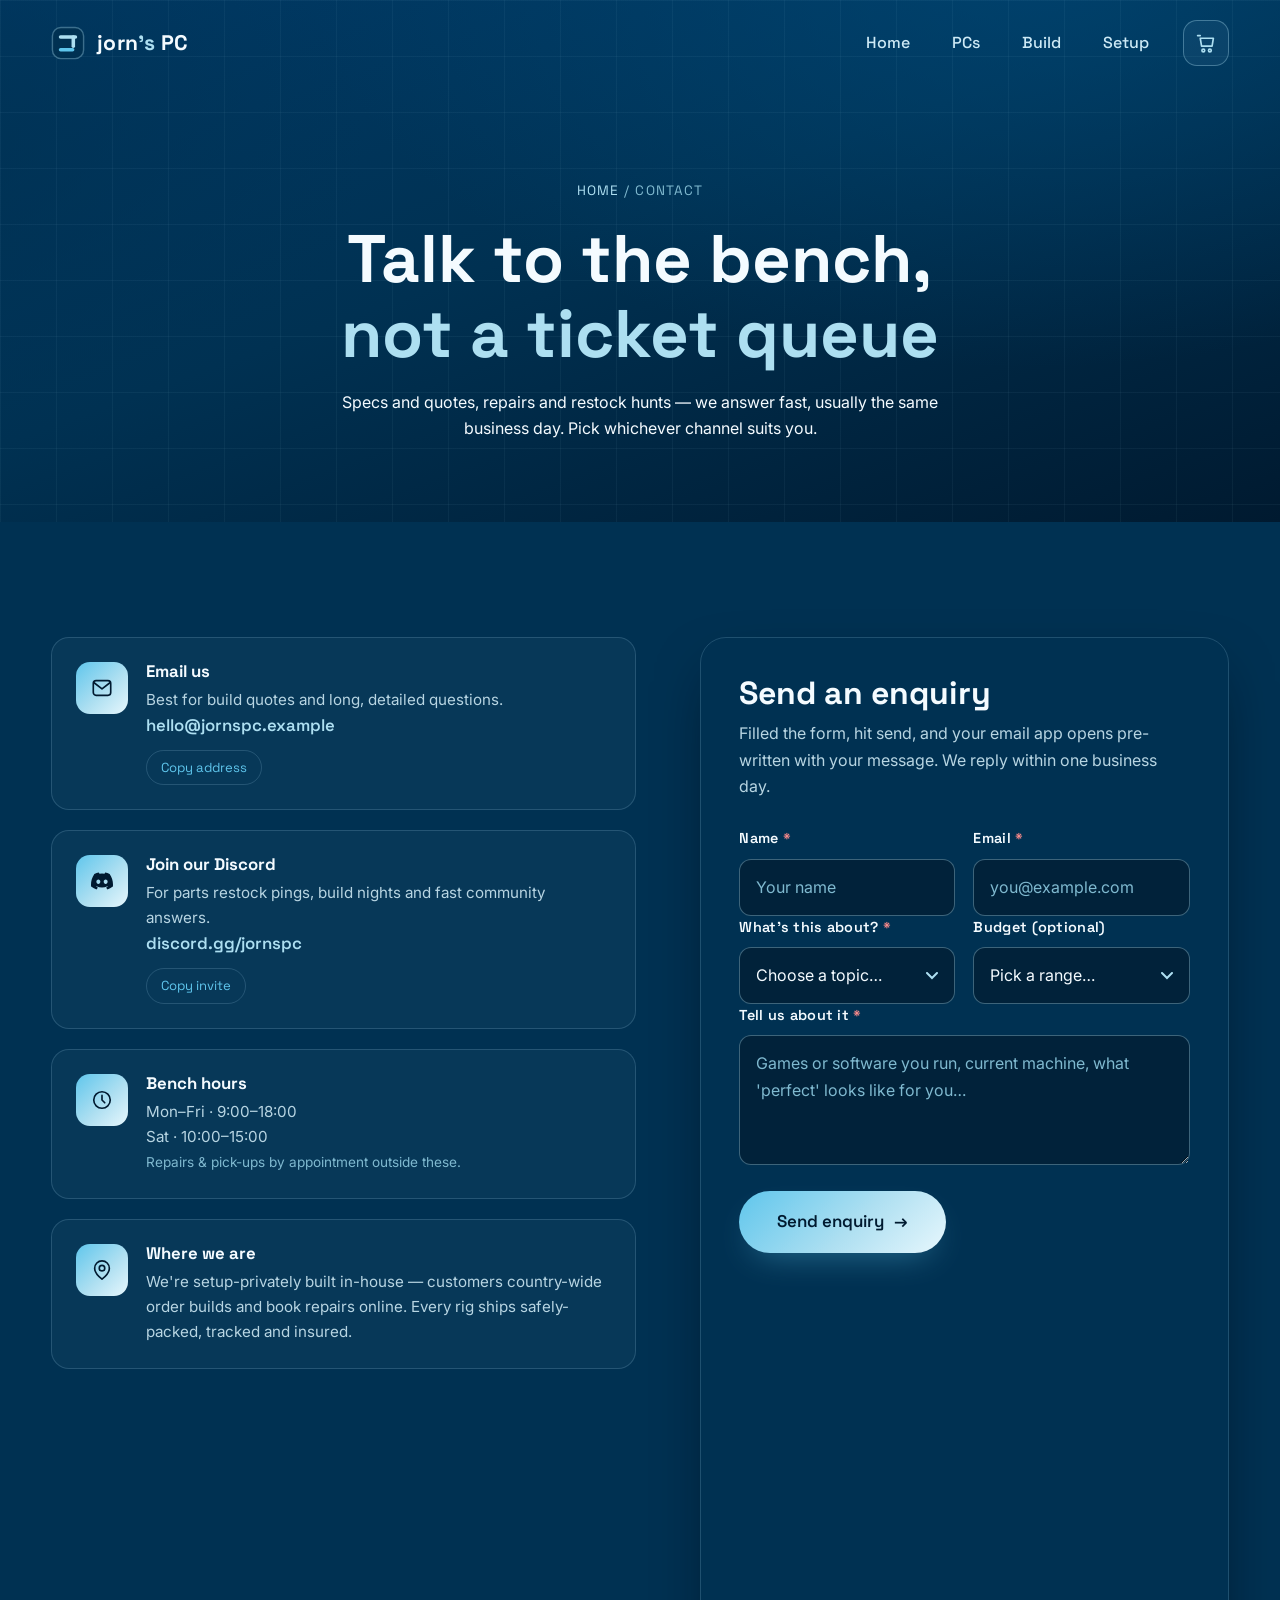
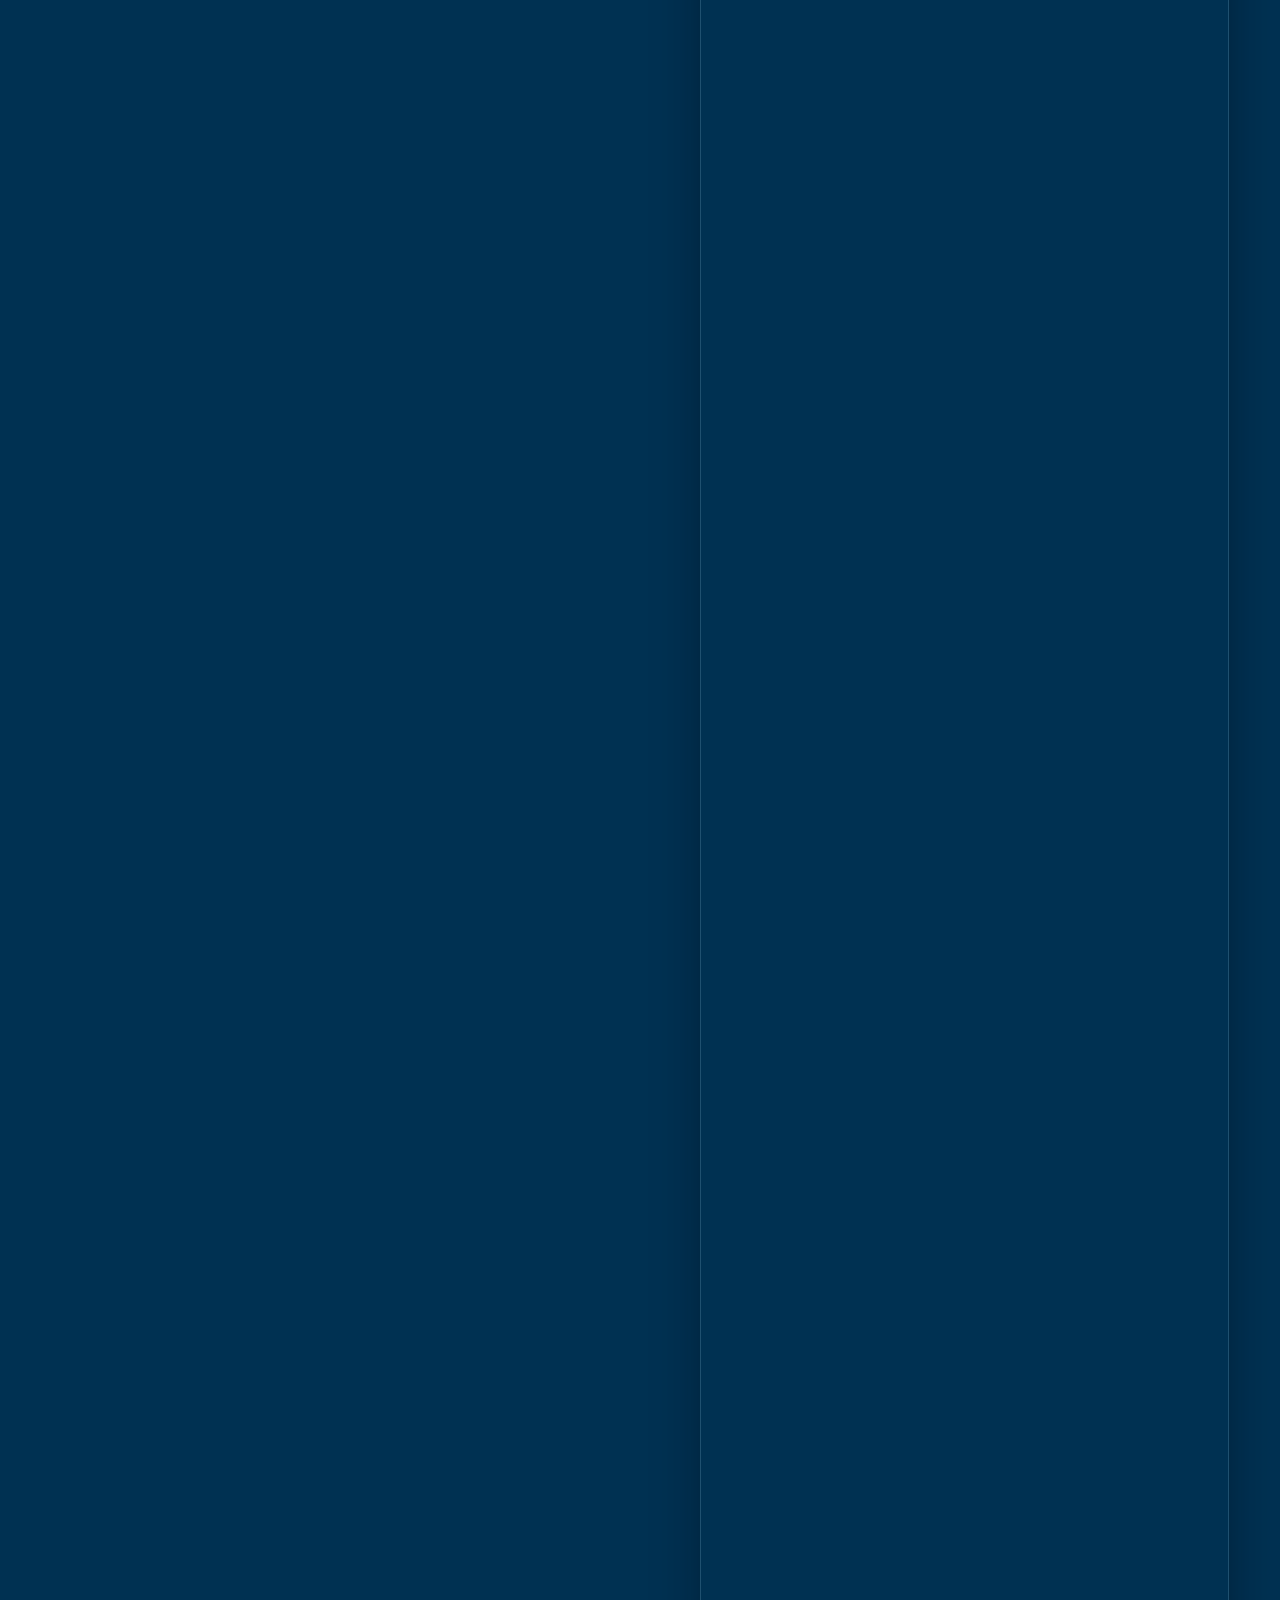
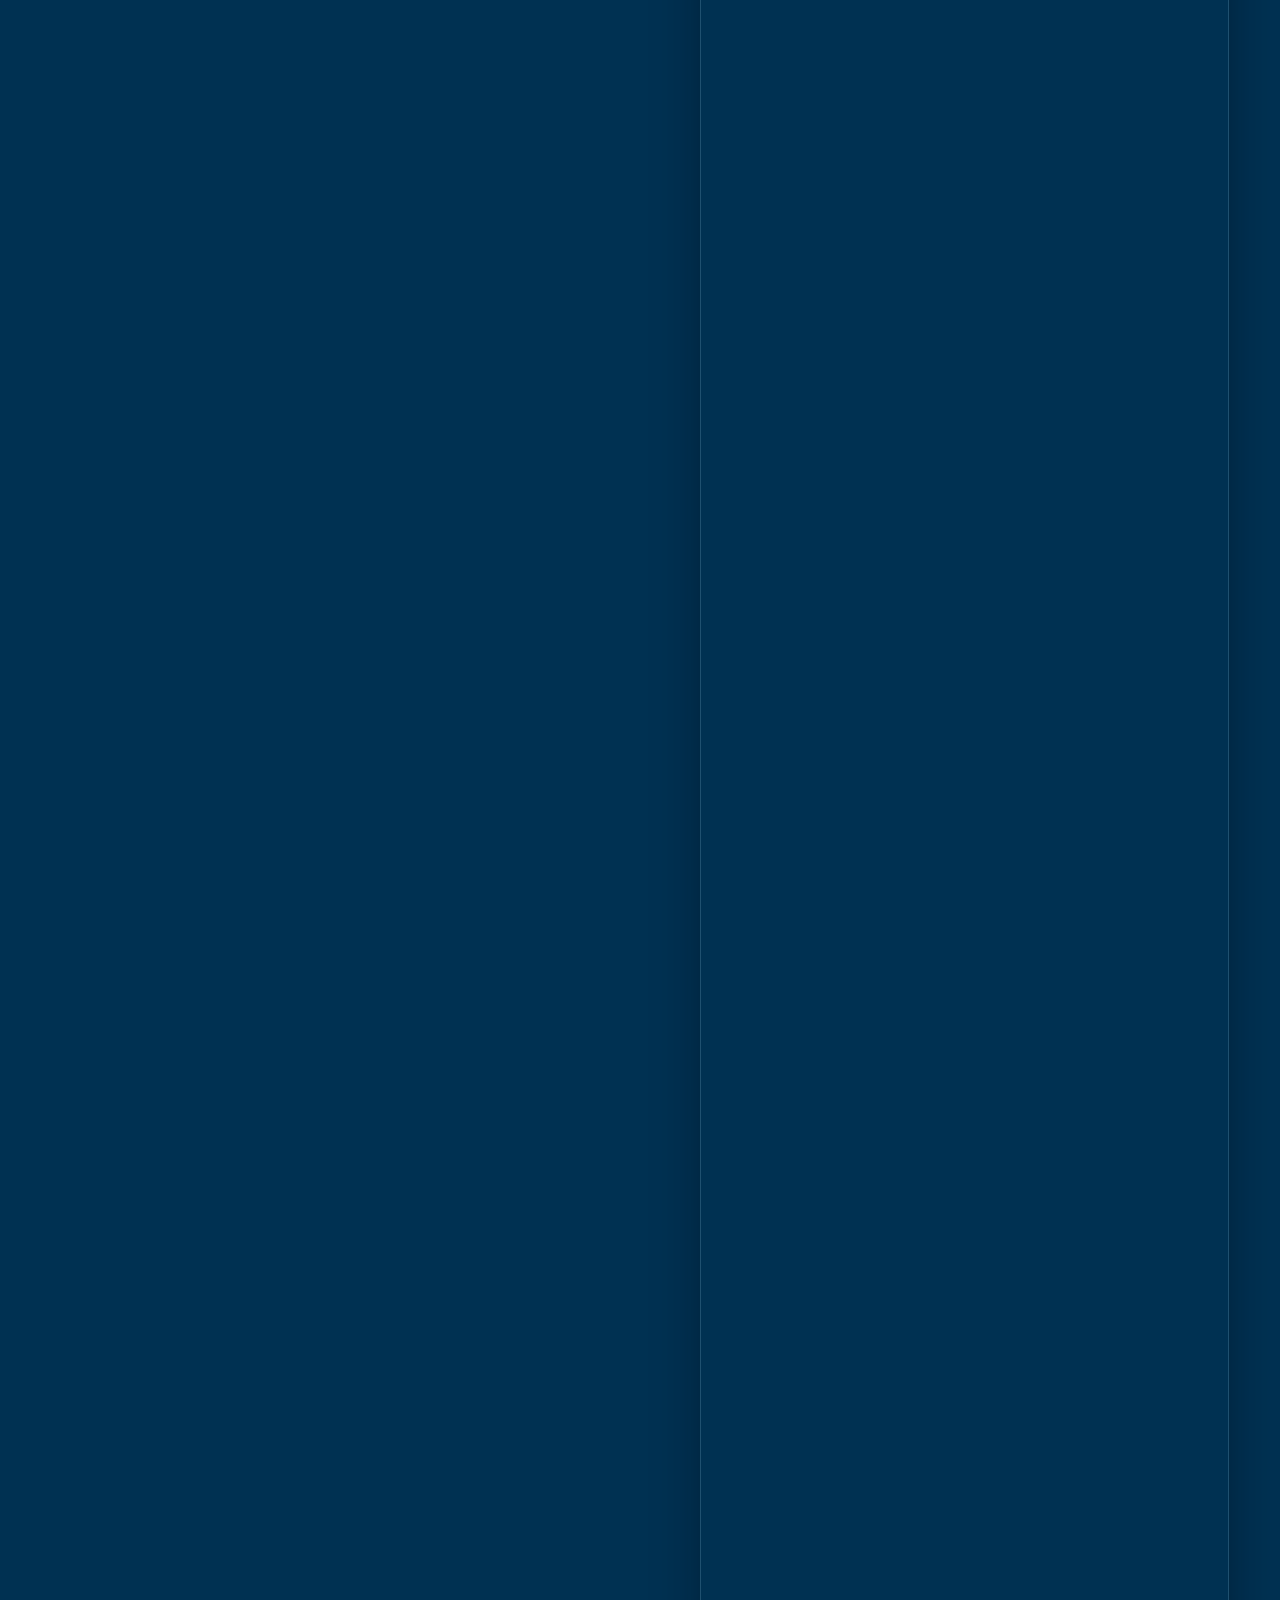
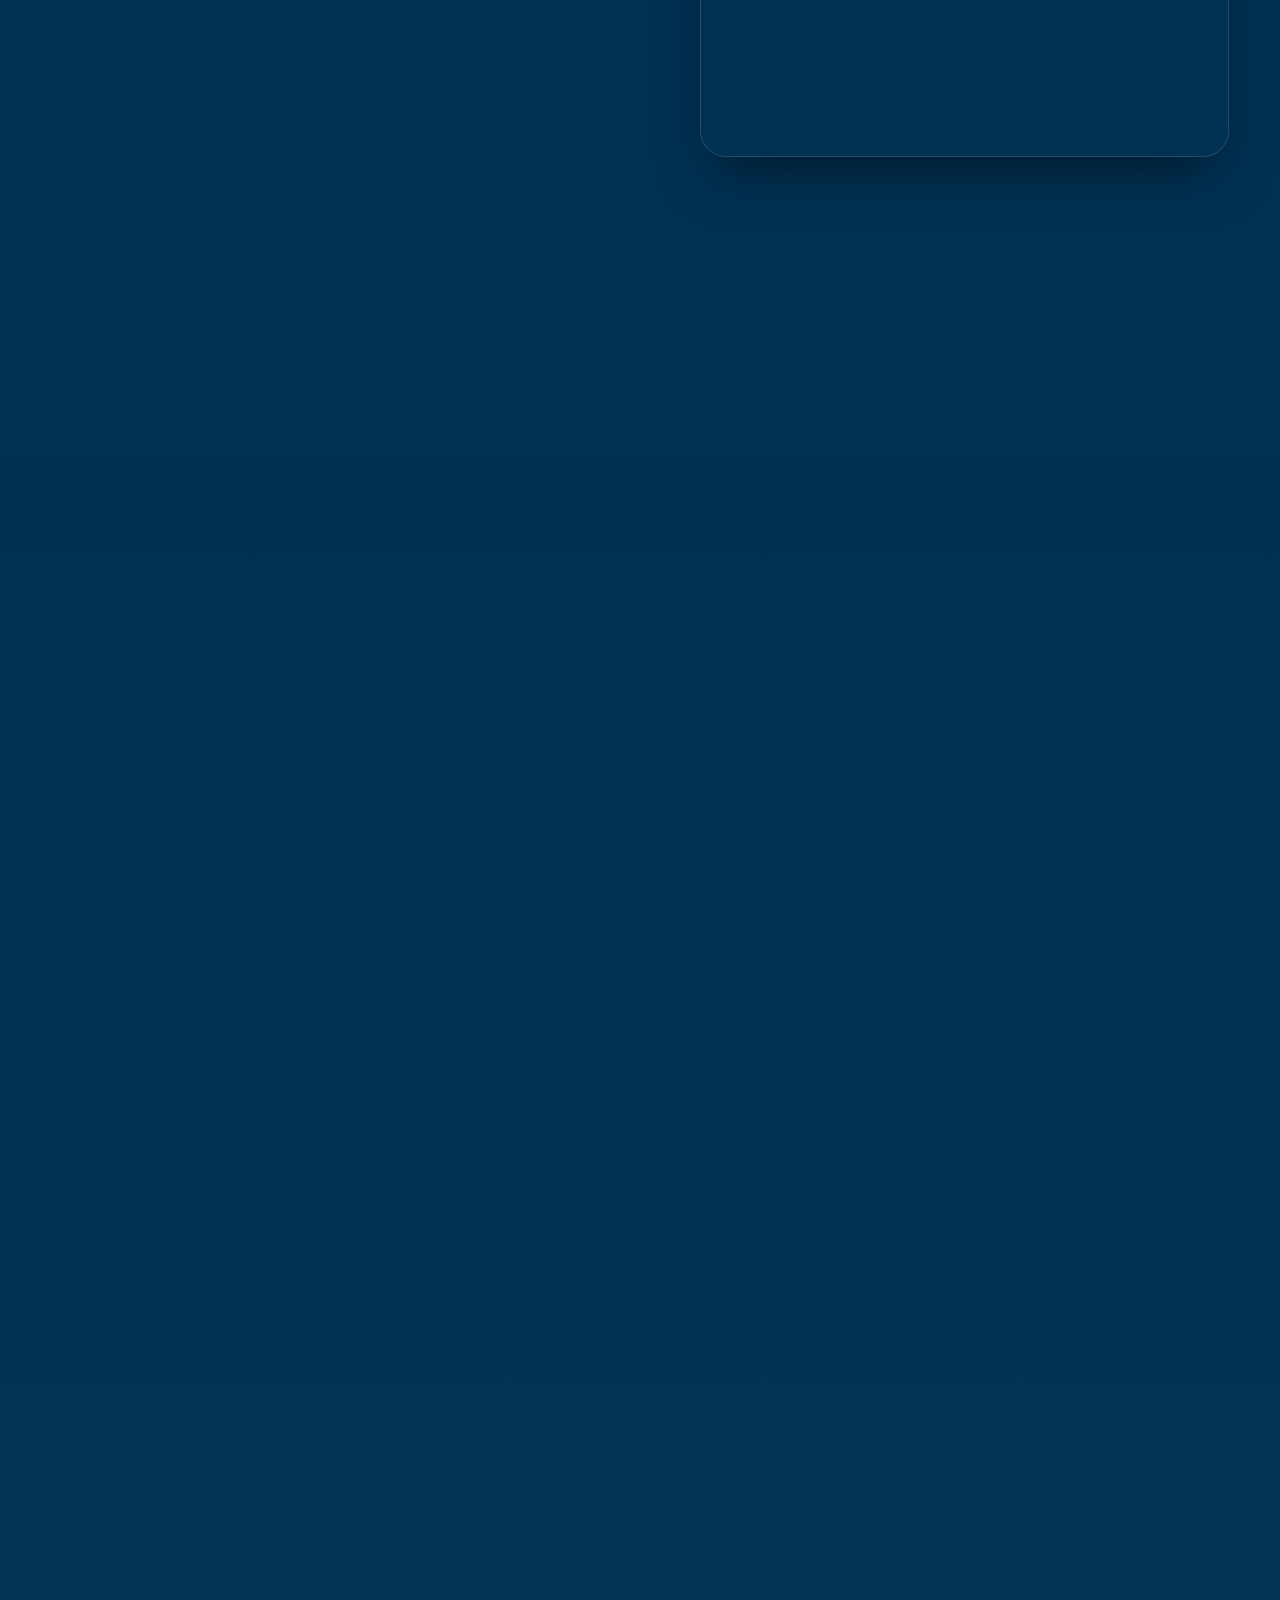
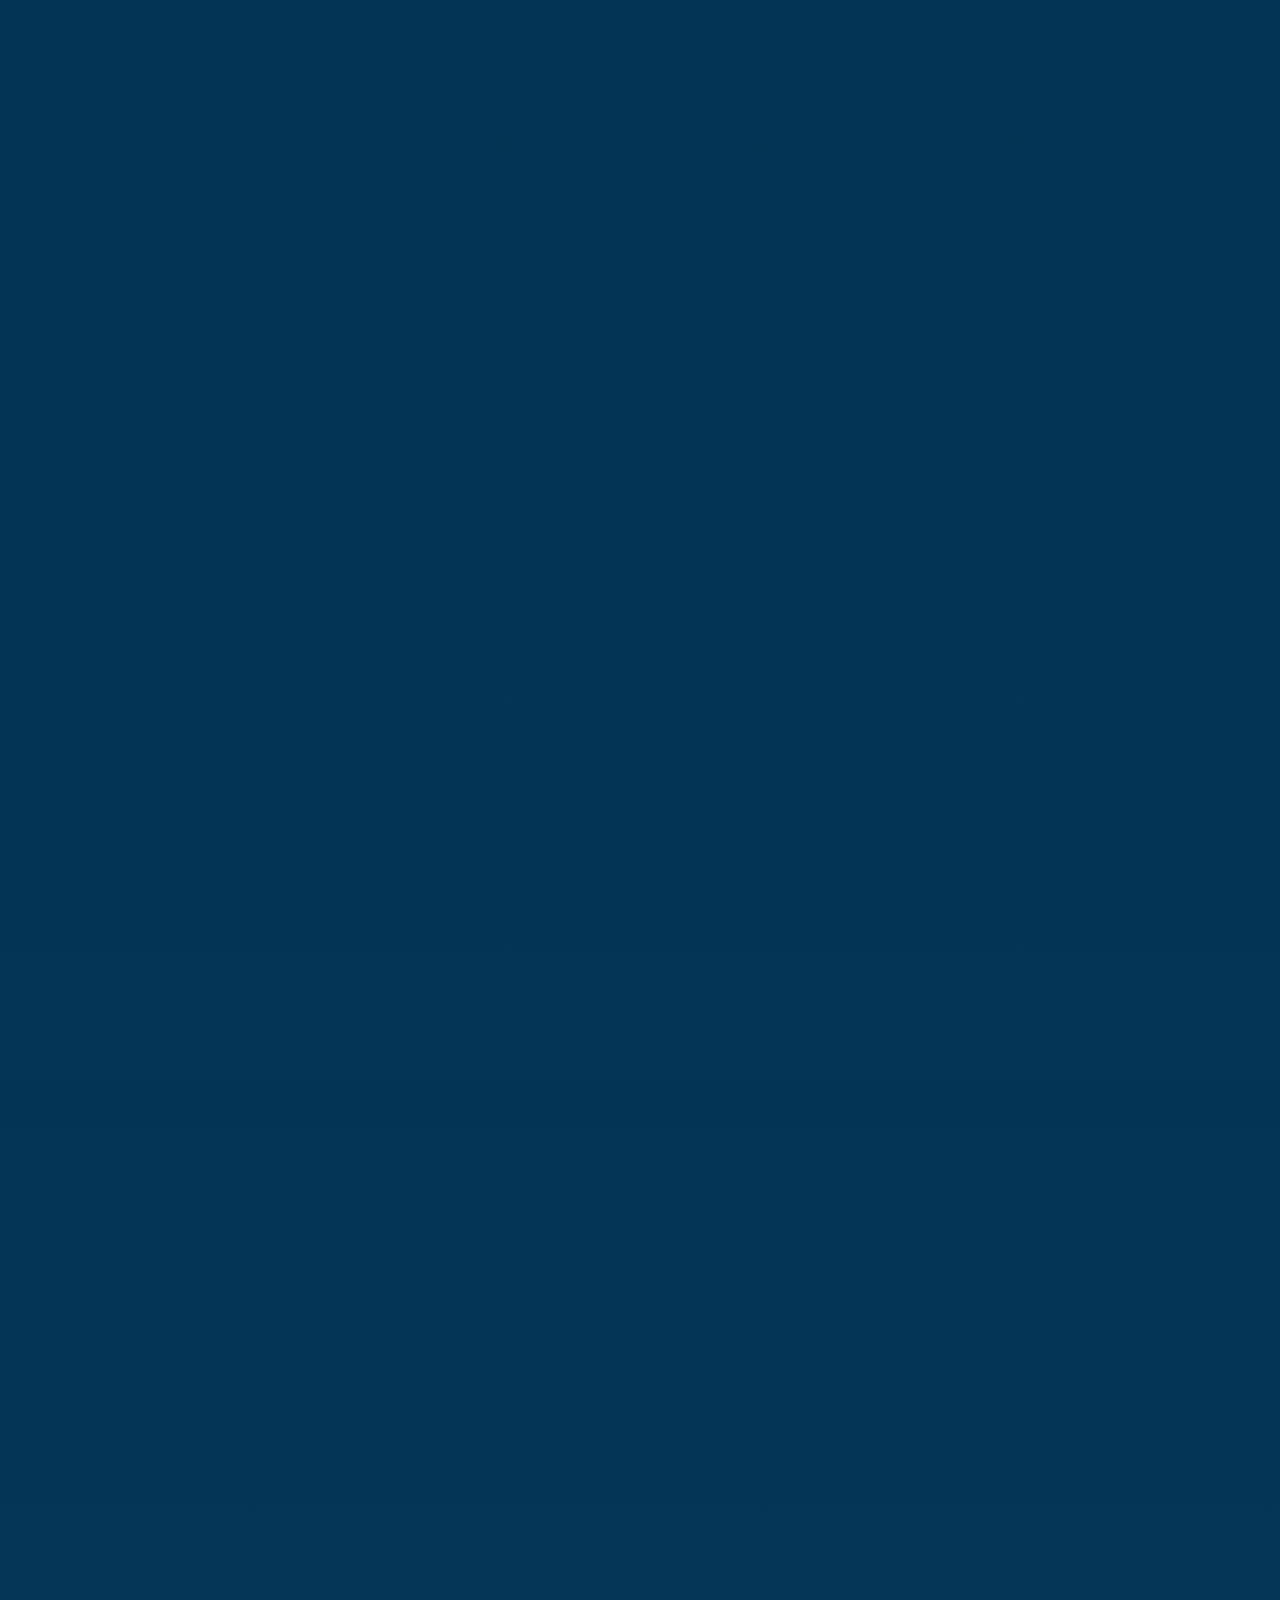
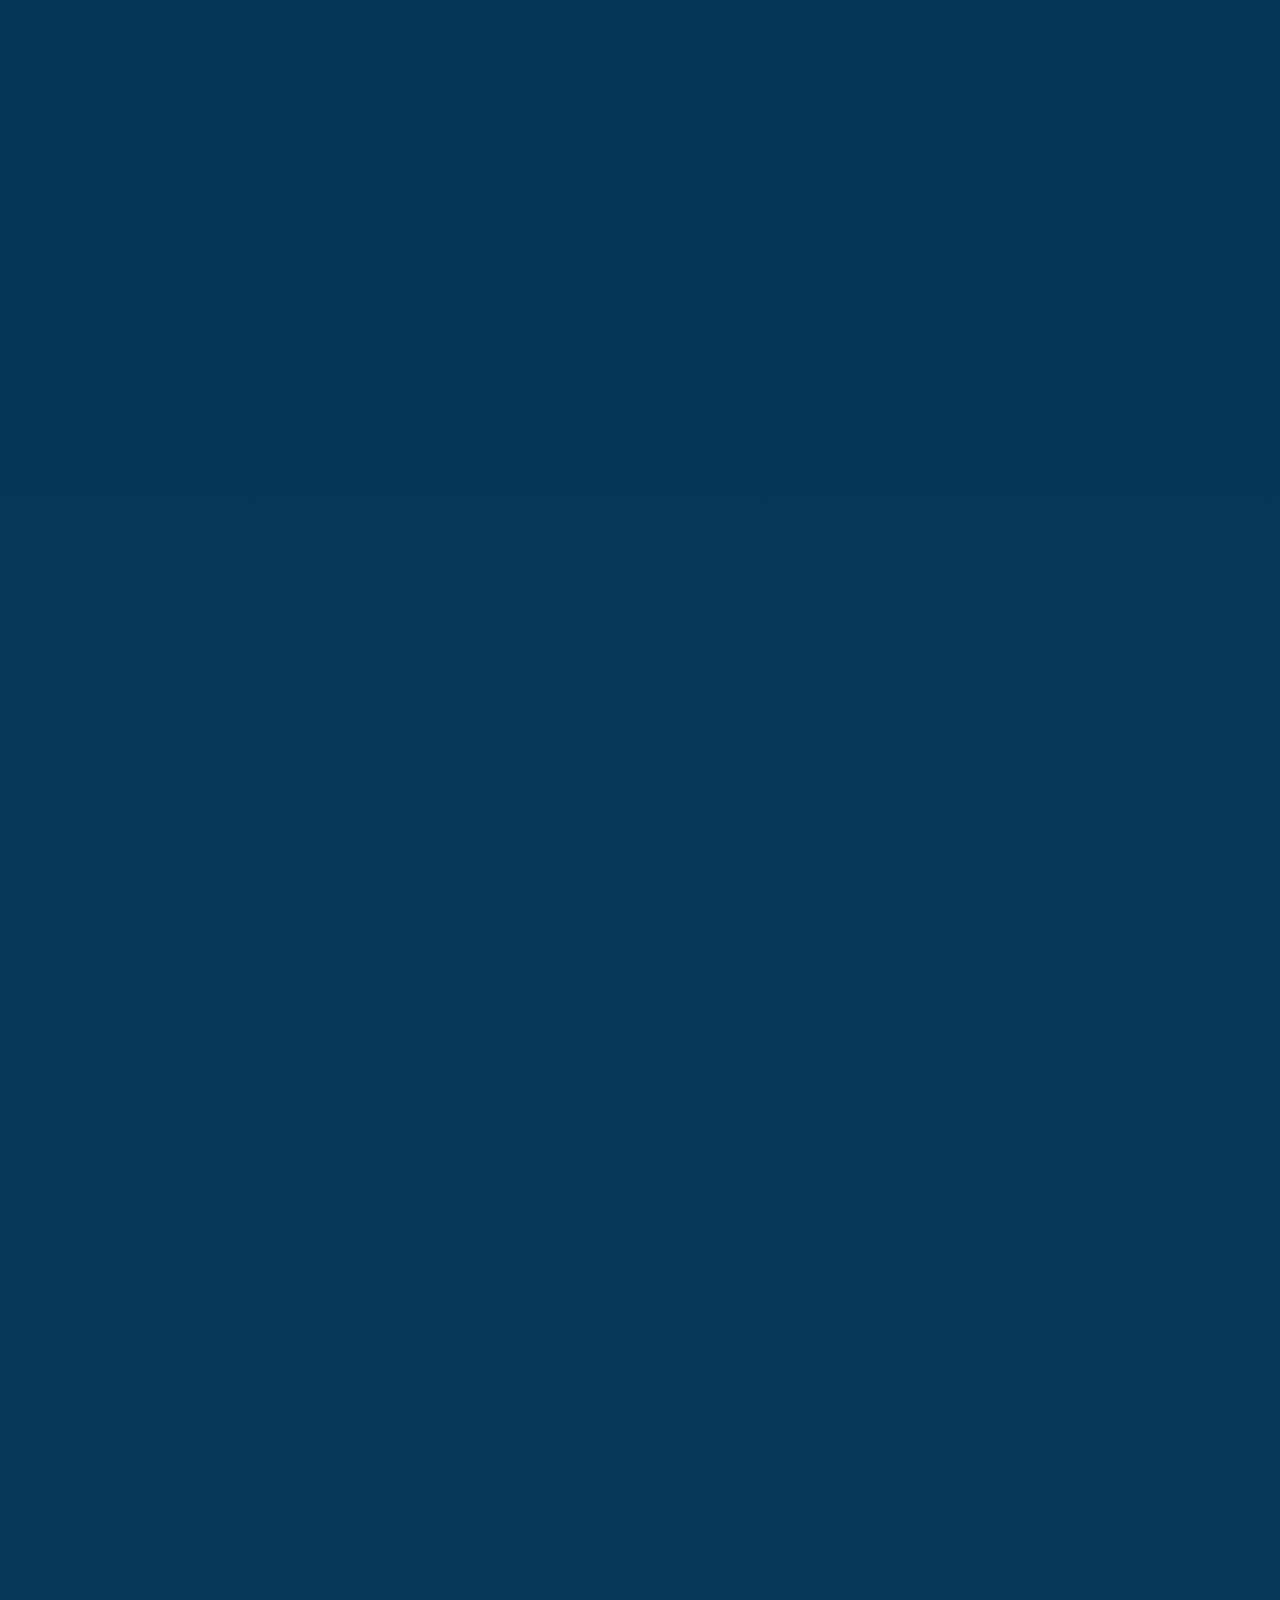
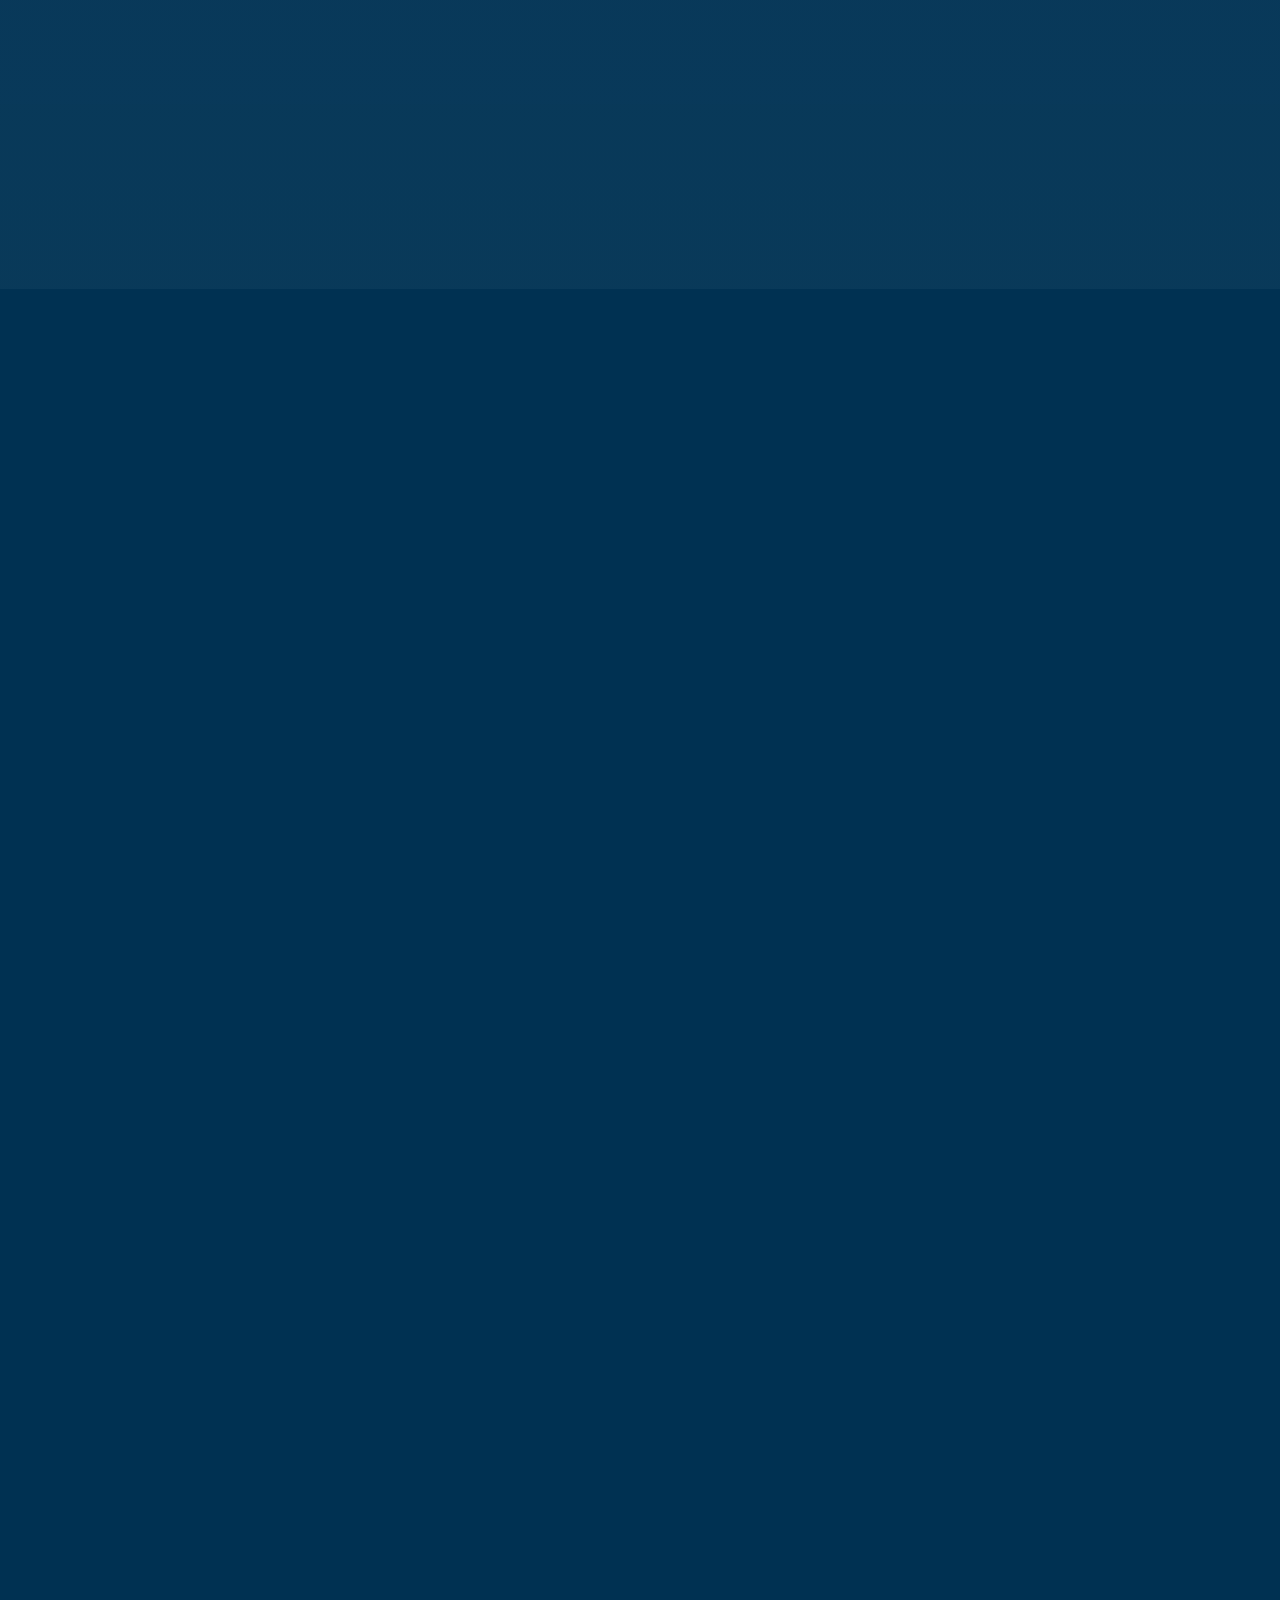
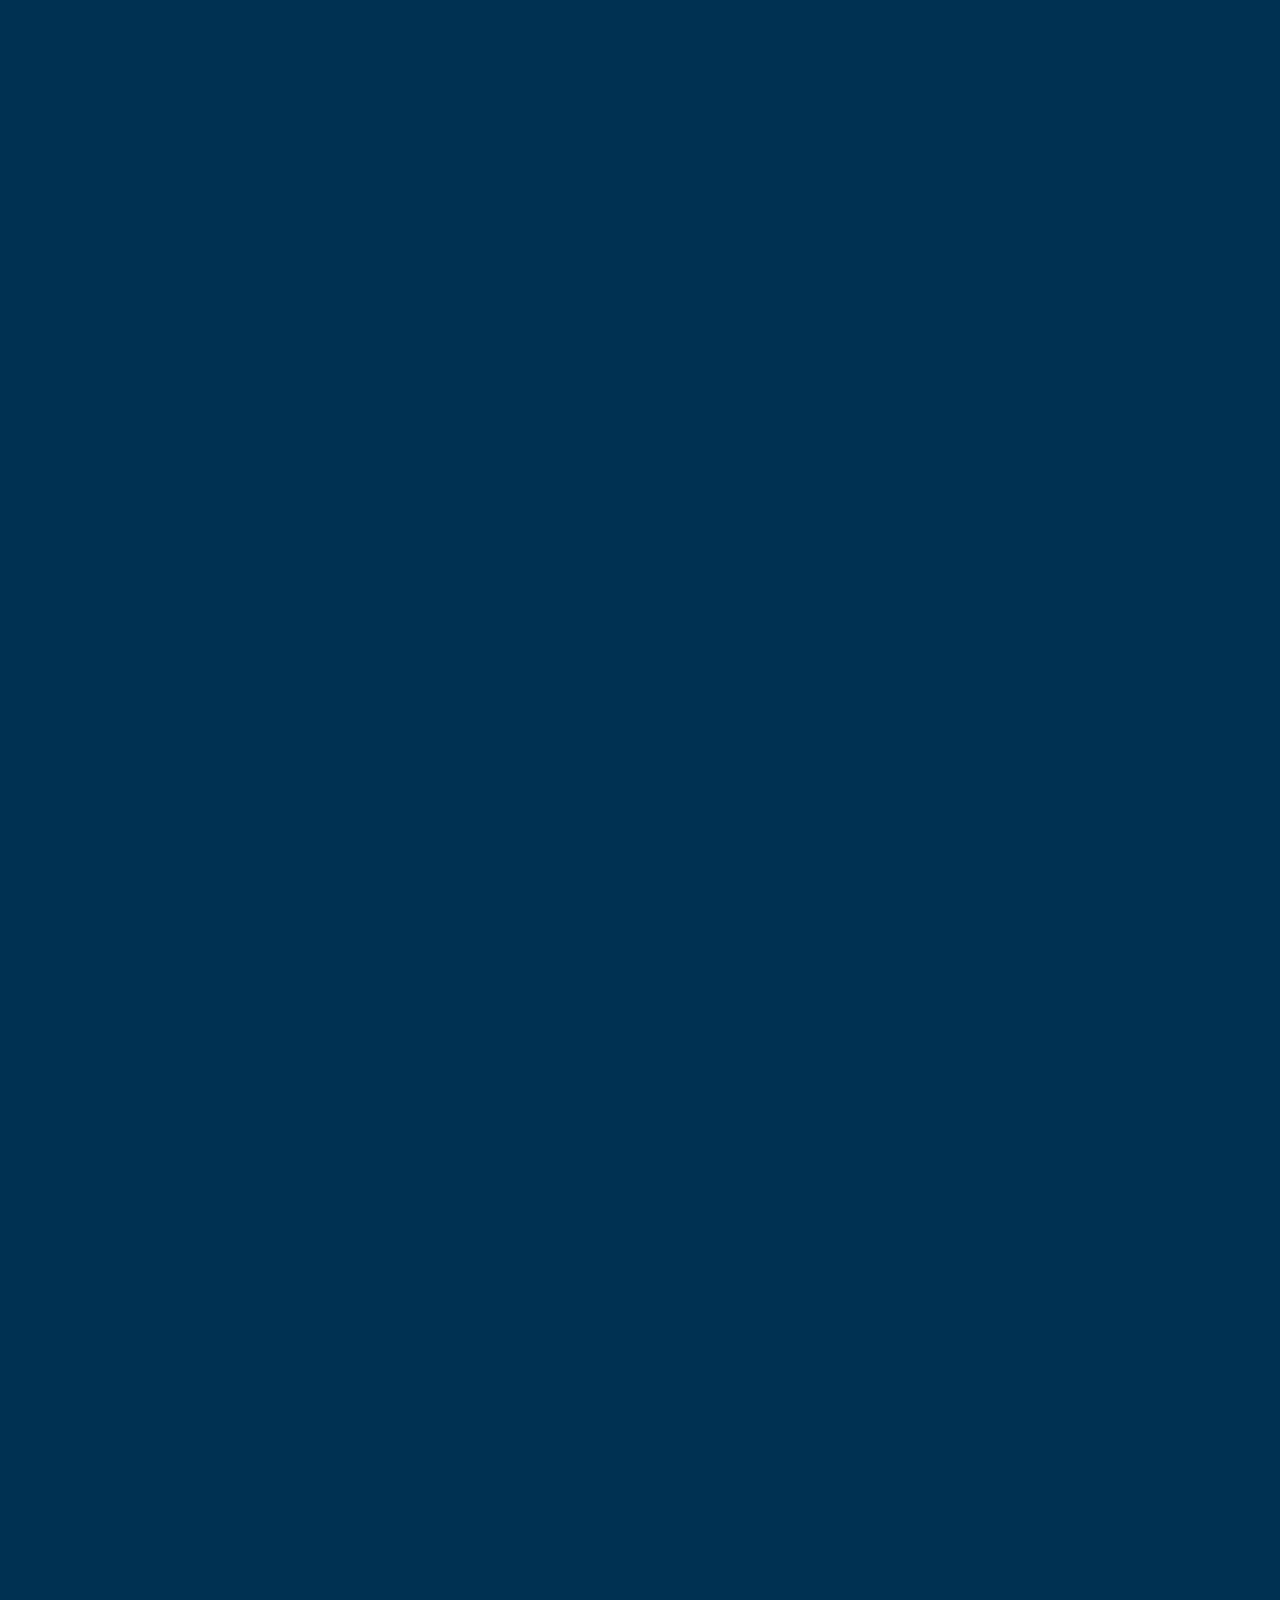
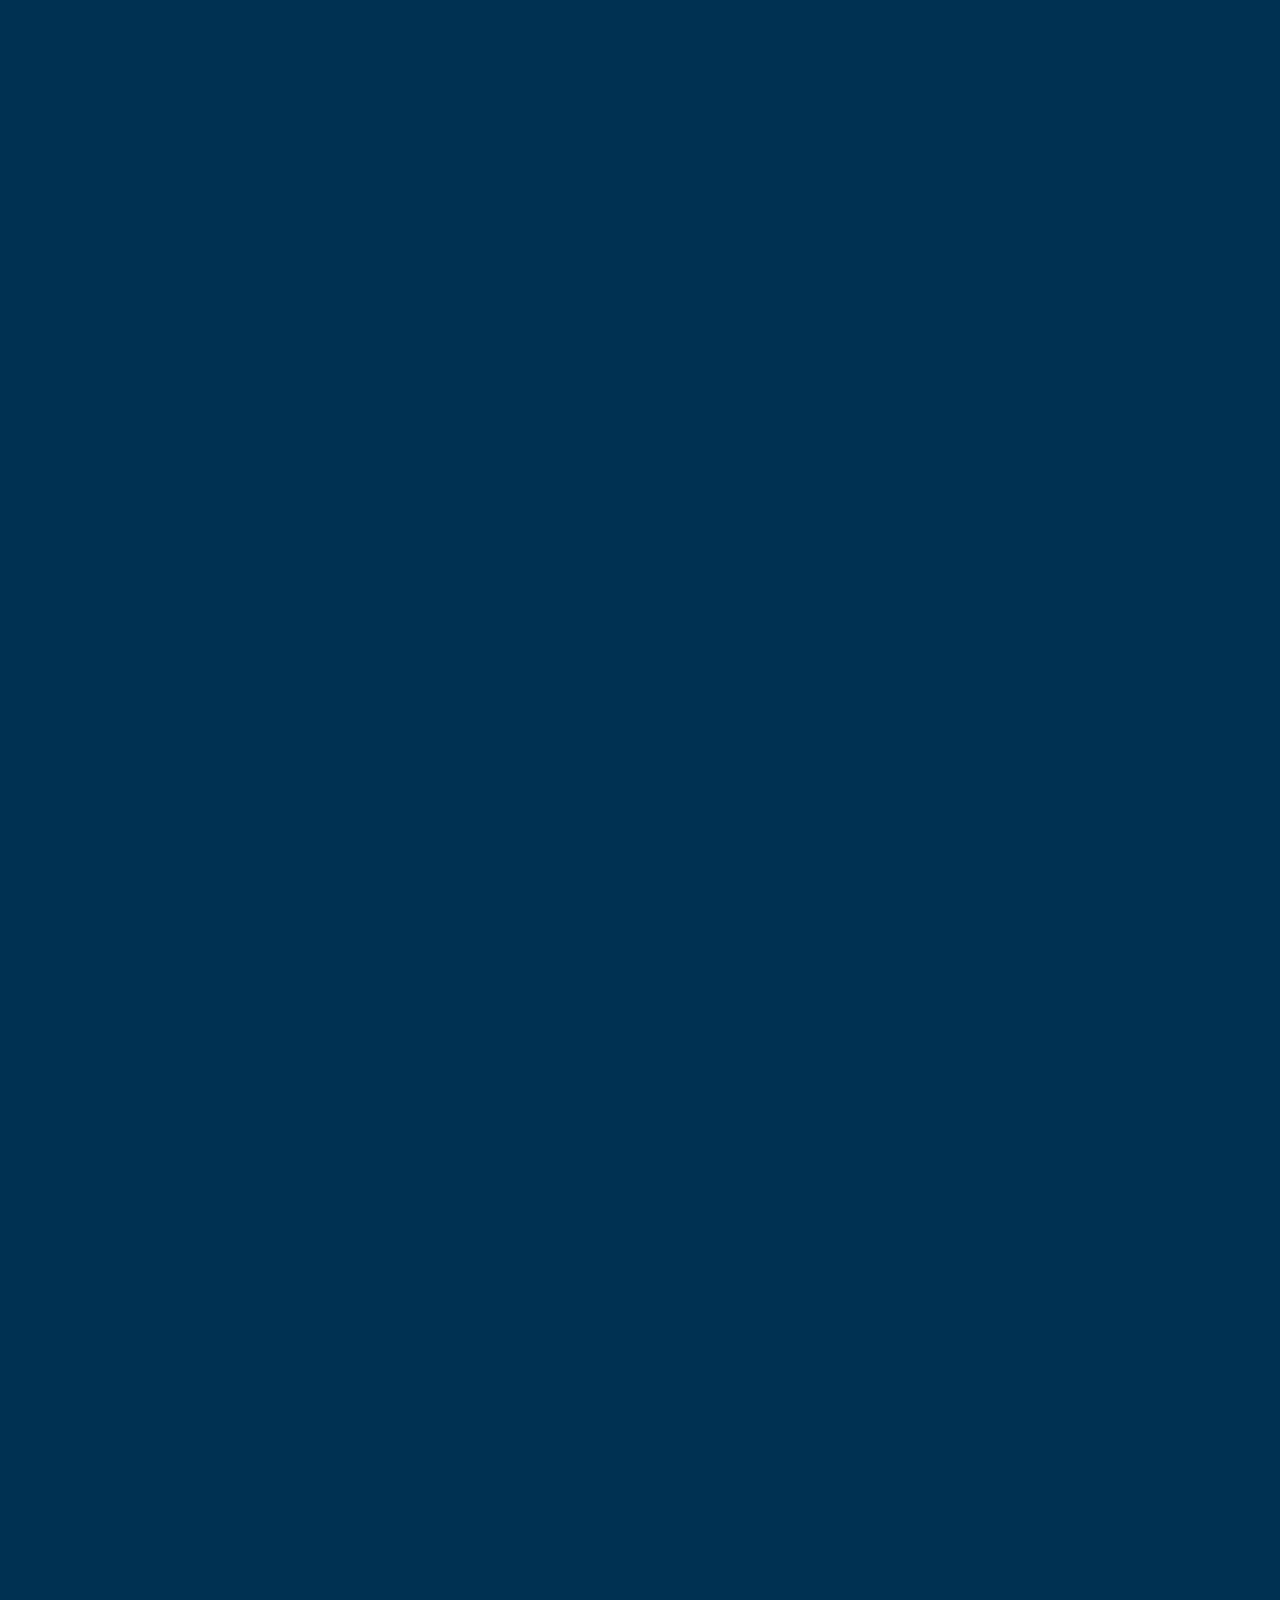
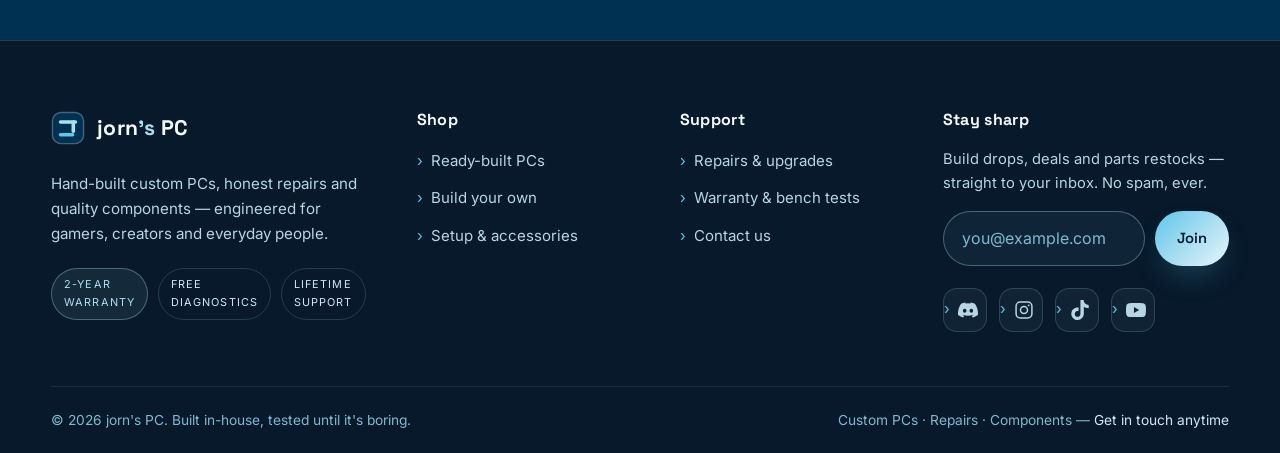
<file: contact.html>
<!DOCTYPE html>
<html lang="en">
<head>
  <meta charset="UTF-8">
  <meta name="viewport" content="width=device-width, initial-scale=1.0">
  <title>Contact — jorn's PC</title>
  <meta name="description" content="Get in touch with jorn's PC for custom builds, repairs and components. Email, Discord or the contact form — we reply fast.">
  <meta name="theme-color" content="#003152">
  <link rel="icon" type="image/svg+xml" href="assets/favicon.svg">

  <meta property="og:title" content="Contact — jorn's PC">
  <meta property="og:description" content="Quotes, repairs, parts — reach the bench directly. Same-day replies, human answers.">
  <meta property="og:type" content="website">

  <link rel="preconnect" href="https://fonts.googleapis.com">
  <link rel="preconnect" href="https://fonts.gstatic.com" crossorigin>
  <link href="https://fonts.googleapis.com/css2?family=Space+Grotesk:wght@400;500;600;700&family=Inter:wght@400;500;600;700&display=swap" rel="stylesheet">
  <link rel="stylesheet" href="css/style.css">
</head>
<body class="p-contact">
  <noscript><style>.preloader{display:none}.reveal,.stagger>*{opacity:1 !important;transform:none !important;filter:none !important}.hero [data-hero],.page-hero [data-hero]{opacity:1 !important;animation:none !important}</style></noscript>

  <div class="page-curtain" id="pageCurtain" aria-hidden="true"></div>

  <div class="preloader" aria-hidden="true">
    <div class="loader-logo">
      <div class="loader-arc"></div>
      <svg viewBox="0 0 48 48" width="72" height="72">
        <rect x="2" y="2" width="44" height="44" rx="12" fill="#003152" stroke="#ADDFF1" stroke-opacity="0.35" stroke-width="2"/>
        <rect x="11" y="13" width="26" height="5" rx="2.5" fill="#ADDFF1"/>
        <rect x="29" y="13" width="5" height="18" rx="2.5" fill="#ADDFF1"/>
        <rect x="11" y="31" width="22" height="5" rx="2.5" fill="#5FC6EC"/>
      </svg>
    </div>
    <div class="loader-progress"><div class="loader-bar"></div></div>
    <p class="loader-status" id="loaderStatus">Booting systems</p>
    <p class="loader-brand">JORN · PC</p>
  </div>

  <header class="site-header" id="siteHeader">
    <div class="container nav-wrap">
      <a href="index.html" class="brand" aria-label="jorn's PC — home">
        <svg viewBox="0 0 48 48" width="34" height="34" aria-hidden="true">
          <rect x="2" y="2" width="44" height="44" rx="12" fill="#003152" stroke="#ADDFF1" stroke-opacity="0.35" stroke-width="2"/>
          <rect x="11" y="13" width="26" height="5" rx="2.5" fill="#ADDFF1"/>
          <rect x="29" y="13" width="5" height="18" rx="2.5" fill="#ADDFF1"/>
          <rect x="11" y="31" width="22" height="5" rx="2.5" fill="#5FC6EC"/>
        </svg>
        <span>jorn<span class="brand-amp">'s</span>&nbsp;PC</span>
      </a>
      <nav class="nav" id="primaryNav" aria-label="Primary navigation">
        <ul>
          <li><a class="nav-link" href="index.html" data-nav="index">Home</a></li>
          <li><a class="nav-link" href="products.html" data-nav="products">PCs</a></li>
          <li><a class="nav-link" href="build.html" data-nav="build">Build</a></li>
          <li><a class="nav-link" href="accessories.html" data-nav="accessories">Setup</a></li>
        </ul>
        <button class="cart-bar" type="button" aria-label="Open cart">
          <svg width="21" height="21" viewBox="0 0 24 24" fill="none" stroke="currentColor" stroke-width="1.9" stroke-linecap="round" stroke-linejoin="round" aria-hidden="true"><path d="M6 6h15l-1.5 9h-12zM3 3h3"/><circle cx="9.5" cy="20" r="1.6"/><circle cx="17" cy="20" r="1.6"/></svg>
          <span class="cart-count" aria-hidden="true"></span>
        </button>
      </nav>
      <button class="nav-toggle" id="navToggle" type="button" aria-expanded="false" aria-controls="primaryNav" aria-label="Toggle menu"><span></span></button>
    </div>
  </header>

  <main class="page-entrance">
    <section class="page-hero" data-particles>
      <div class="container">
        <p class="breadcrumb" data-hero="1"><a href="index.html">Home</a> / Contact</p>
        <h1 data-hero="2">Talk to the bench,<br><span class="text-ice">not a ticket queue</span></h1>
        <p data-hero="3">Specs and quotes, repairs and restock hunts — we answer fast, usually the same business day. Pick whichever channel suits you.</p>
      </div>
    </section>

    <section class="section">
      <div class="container">
        <div class="contact-grid">
          <div class="contact-cards stagger">

            <article class="contact-card">
              <span class="cc-icon">
                <svg width="22" height="22" viewBox="0 0 24 24" fill="none" stroke="currentColor" stroke-width="1.8" stroke-linecap="round" stroke-linejoin="round"><rect x="2.5" y="4" width="19" height="16" rx="3"/><path d="M3 6l9 7 9-7"/></svg>
              </span>
              <div style="min-width:0;">
                <h3>Email us</h3>
                <p>Best for build quotes and long, detailed questions.</p>
                <a class="big" href="mailto:hello@jornspc.example">hello@jornspc.example</a>
                <div><button class="copy-btn" type="button" data-copy="hello@jornspc.example">Copy address</button></div>
              </div>
            </article>

            <article class="contact-card">
              <span class="cc-icon">
                <svg width="22" height="22" viewBox="0 0 24 24" fill="currentColor" aria-hidden="true"><path d="M20.317 4.37a19.79 19.79 0 0 0-4.885-1.515.074.074 0 0 0-.079.037c-.21.375-.444.865-.608 1.25a18.27 18.27 0 0 0-5.487 0 12.64 12.64 0 0 0-.617-1.25.077.077 0 0 0-.079-.037 19.736 19.736 0 0 0-4.885 1.515.07.07 0 0 0-.032.028C.533 9.046-.32 13.58.099 18.058a.082.082 0 0 0 .031.056c2.053 1.507 4.041 2.423 5.993 3.03a.078.078 0 0 0 .084-.028c.462-.63.873-1.295 1.226-1.994a.076.076 0 0 0-.041-.106c-.653-.247-1.274-.549-1.872-.892a.077.077 0 0 1-.008-.128c.126-.094.252-.192.372-.291a.074.074 0 0 1 .077-.01c3.928 1.793 8.18 1.793 12.062 0a.074.074 0 0 1 .078.01c.12.099.246.198.373.291a.077.077 0 0 1-.007.127 12.3 12.3 0 0 1-1.873.892.077.077 0 0 0-.041.107c.36.698.772 1.362 1.225 1.993a.076.076 0 0 0 .084.028c1.961-.607 3.95-1.522 6.002-3.03a.077.077 0 0 0 .032-.054c.5-5.177-.838-9.673-3.549-13.66a.06.06 0 0 0-.031-.029ZM8.02 15.33c-1.183 0-2.157-1.085-2.157-2.419 0-1.333.956-2.419 2.157-2.419 1.21 0 2.176 1.096 2.157 2.42 0 1.333-.956 2.418-2.157 2.418Zm7.975 0c-1.183 0-2.157-1.085-2.157-2.419 0-1.333.955-2.419 2.157-2.419 1.21 0 2.176 1.096 2.157 2.42 0 1.333-.946 2.418-2.157 2.418Z"/></svg>
              </span>
              <div style="min-width:0;">
                <h3>Join our Discord</h3>
                <p>For parts restock pings, build nights and fast community answers.</p>
                <a class="big" href="https://discord.gg/jornspc" target="_blank" rel="noopener">discord.gg/jornspc</a>
                <div><button class="copy-btn" type="button" data-copy="discord.gg/jornspc">Copy invite</button></div>
              </div>
            </article>

            <article class="contact-card">
              <span class="cc-icon">
                <svg width="22" height="22" viewBox="0 0 24 24" fill="none" stroke="currentColor" stroke-width="1.8" stroke-linecap="round" stroke-linejoin="round"><circle cx="12" cy="12" r="9"/><path d="M12 7v5l3 3"/></svg>
              </span>
              <div>
                <h3>Bench hours</h3>
                <p>Mon–Fri · 9:00–18:00<br>Sat · 10:00–15:00<br><span style="font-size:.85rem;color:var(--ice-dim);">Repairs &amp; pick-ups by appointment outside these.</span></p>
              </div>
            </article>

            <article class="contact-card">
              <span class="cc-icon">
                <svg width="22" height="22" viewBox="0 0 24 24" fill="none" stroke="currentColor" stroke-width="1.8" stroke-linecap="round" stroke-linejoin="round"><path d="M20 10c0 6-8 12-8 12S4 16 4 10a8 8 0 1 1 16 0z"/><circle cx="12" cy="10" r="3"/></svg>
              </span>
              <div>
                <h3>Where we are</h3>
                <p>We're setup-privately built in-house — customers country-wide order builds and book repairs online. Every rig ships safely-packed, tracked and insured.</p>
              </div>
            </article>

          </div>

          <div class="form-panel reveal">
            <h2>Send an enquiry</h2>
            <p>Filled the form, hit send, and your email app opens pre-written with your message. We reply within one business day.</p>
            <form id="contactForm">
              <div class="form-grid-2">
                <div class="field">
                  <label for="name">Name <span class="mark">*</span></label>
                  <input id="name" name="name" type="text" placeholder="Your name" required>
                </div>
                <div class="field">
                  <label for="email">Email <span class="mark">*</span></label>
                  <input id="email" name="email" type="email" placeholder="you@example.com" required>
                </div>
              </div>
              <div class="form-grid-2">
                <div class="field">
                  <label for="topic">What's this about? <span class="mark">*</span></label>
                  <select id="topic" name="topic" required>
                    <option value="" selected disabled>Choose a topic…</option>
                    <option>Custom build quote</option>
                    <option>Repair / diagnosis</option>
                    <option>Upgrade advice</option>
                    <option>Component stock / parts</option>
                    <option>Something else</option>
                  </select>
                </div>
                <div class="field">
                  <label for="budget">Budget (optional)</label>
                  <select id="budget" name="budget">
                    <option value="" selected disabled>Pick a range…</option>
                    <option>Under $800</option>
                    <option>$800 – $1,500</option>
                    <option>$1,500 – $3,000</option>
                    <option>$3,000+</option>
                    <option>Not sure yet</option>
                  </select>
                </div>
              </div>
              <div class="form-row">
                <div class="field">
                  <label for="message">Tell us about it <span class="mark">*</span></label>
                  <textarea id="message" name="message" placeholder="Games or software you run, current machine, what 'perfect' looks like for you…" required></textarea>
                </div>
              </div>
              <button class="btn btn--lg" type="submit">Send enquiry <span class="arrow">→</span></button>
              <p class="form-status" id="formStatus" role="status"></p>
            </form>
          </div>
        </div>
      </div>
    </section>

    <!-- ================= FLOW ================= -->
    <section class="section section--tint">
      <div class="container">
        <div class="section-head reveal">
          <span class="eyebrow">What happens next</span>
          <h2>After you hit send</h2>
        </div>
        <div class="steps stagger">
          <div class="step"><h3>We read it today</h3><p>Real human, same business day. No bots, no canned replies.</p></div>
          <div class="step"><h3>We ask smart questions</h3><p>Two minutes of follow-up saves you money later. We keep it short.</p></div>
          <div class="step"><h3>You get a concrete quote</h3><p>Parts list, pricing, and timeline in writing — no fine print.</p></div>
          <div class="step"><h3>We build / fix / ship</h3><p>Once you approve, the bench goes to work. Photos included.</p></div>
        </div>
      </div>
    </section>

    <!-- ================= SOCIAL STRIP ================= -->
    <section class="section">
      <div class="container">
        <div class="cta-band reveal">
          <h2>Watch the builds before they land</h2>
          <p>Build timelapses, part spotlights and unboxings live on our socials. Follow along — and message us there if that's your thing.</p>
          <div class="socials" style="justify-content:center;margin-top:6px;">
            <a class="social-link" href="#" aria-label="Discord" rel="noopener">
              <svg width="20" height="20" viewBox="0 0 24 24" fill="currentColor" aria-hidden="true"><path d="M20.317 4.37a19.79 19.79 0 0 0-4.885-1.515.074.074 0 0 0-.079.037c-.21.375-.444.865-.608 1.25a18.27 18.27 0 0 0-5.487 0 12.64 12.64 0 0 0-.617-1.25.077.077 0 0 0-.079-.037 19.736 19.736 0 0 0-4.885 1.515.07.07 0 0 0-.032.028C.533 9.046-.32 13.58.099 18.058a.082.082 0 0 0 .031.056c2.053 1.507 4.041 2.423 5.993 3.03a.078.078 0 0 0 .084-.028c.462-.63.873-1.295 1.226-1.994a.076.076 0 0 0-.041-.106c-.653-.247-1.274-.549-1.872-.892a.077.077 0 0 1-.008-.128c.126-.094.252-.192.372-.291a.074.074 0 0 1 .077-.01c3.928 1.793 8.18 1.793 12.062 0a.074.074 0 0 1 .078.01c.12.099.246.198.373.291a.077.077 0 0 1-.007.127 12.3 12.3 0 0 1-1.873.892.077.077 0 0 0-.041.107c.36.698.772 1.362 1.225 1.993a.076.076 0 0 0 .084.028c1.961-.607 3.95-1.522 6.002-3.03a.077.077 0 0 0 .032-.054c.5-5.177-.838-9.673-3.549-13.66a.06.06 0 0 0-.031-.029ZM8.02 15.33c-1.183 0-2.157-1.085-2.157-2.419 0-1.333.956-2.419 2.157-2.419 1.21 0 2.176 1.096 2.157 2.42 0 1.333-.956 2.418-2.157 2.418Zm7.975 0c-1.183 0-2.157-1.085-2.157-2.419 0-1.333.955-2.419 2.157-2.419 1.21 0 2.176 1.096 2.157 2.42 0 1.333-.946 2.418-2.157 2.418Z"/></svg>
            </a>
            <a class="social-link" href="#" aria-label="Instagram" rel="noopener">
              <svg width="20" height="20" viewBox="0 0 24 24" fill="none" stroke="currentColor" stroke-width="1.8" stroke-linecap="round" aria-hidden="true"><rect x="2.5" y="2.5" width="19" height="19" rx="5"/><circle cx="12" cy="12" r="4.2"/><circle cx="17.6" cy="6.4" r="1.1" fill="currentColor" stroke="none"/></svg>
            </a>
            <a class="social-link" href="#" aria-label="TikTok" rel="noopener">
              <svg width="20" height="20" viewBox="0 0 24 24" fill="currentColor" aria-hidden="true"><path d="M12.525.02c1.31-.02 2.61-.01 3.91-.02.08 1.53.63 3.09 1.75 4.17 1.12 1.11 2.7 1.62 4.24 1.79v4.03c-1.44-.05-2.89-.35-4.2-.97-.57-.26-1.1-.59-1.62-.93-.01 2.92.01 5.84-.02 8.75-.08 1.4-.54 2.79-1.35 3.94-1.31 1.92-3.58 3.17-5.91 3.21-1.43.08-2.86-.31-4.08-1.03-2.02-1.19-3.44-3.37-3.65-5.71-.02-.5-.03-1-.01-1.49.18-1.9 1.12-3.72 2.58-4.96 1.66-1.44 3.98-2.13 6.15-1.72.02 1.48-.04 2.96-.04 4.44-.99-.32-2.15-.23-3.02.37-.63.41-1.11 1.04-1.36 1.75-.21.51-.15 1.07-.14 1.61.24 1.64 1.82 3.02 3.5 2.87 1.12-.01 2.19-.66 2.77-1.61.19-.33.4-.67.41-1.06.1-1.79.06-3.57.07-5.36.01-4.03-.01-8.05.02-12.07Z"/></svg>
            </a>
            <a class="social-link" href="#" aria-label="YouTube" rel="noopener">
              <svg width="20" height="20" viewBox="0 0 24 24" fill="currentColor" aria-hidden="true"><path d="M23.5 6.19a3.02 3.02 0 0 0-2.12-2.14C19.5 3.55 12 3.55 12 3.55s-7.5 0-9.38.5A3.02 3.02 0 0 0 .5 6.19C0 8.07 0 12 0 12s0 3.93.5 5.81a3.02 3.02 0 0 0 2.12 2.14c1.88.5 9.38.5 9.38.5s7.5 0 9.38-.5a3.02 3.02 0 0 0 2.12-2.14C24 15.93 24 12 24 12s0-3.93-.5-5.81ZM9.55 15.57V8.43L15.82 12l-6.27 3.57Z"/></svg>
            </a>
          </div>
        </div>
      </div>
    </section>
  </main>

  <footer class="site-footer">
    <div class="container">
      <div class="footer-grid">
        <div class="footer-brand">
          <a href="index.html" class="brand" aria-label="jorn's PC — home">
            <svg viewBox="0 0 48 48" width="34" height="34" aria-hidden="true">
              <rect x="2" y="2" width="44" height="44" rx="12" fill="#003152" stroke="#ADDFF1" stroke-opacity="0.35" stroke-width="2"/>
              <rect x="11" y="13" width="26" height="5" rx="2.5" fill="#ADDFF1"/>
              <rect x="29" y="13" width="5" height="18" rx="2.5" fill="#ADDFF1"/>
              <rect x="11" y="31" width="22" height="5" rx="2.5" fill="#5FC6EC"/>
            </svg>
            <span>jorn<span class="brand-amp">'s</span>&nbsp;PC</span>
          </a>
          <p>Hand-built custom PCs, honest repairs and quality components — engineered for gamers, creators and everyday people.</p>
          <div class="footer-badges">
            <span class="footer-badge hot">2-year warranty</span>
            <span class="footer-badge">Free diagnostics</span>
            <span class="footer-badge">Lifetime support</span>
          </div>
        </div>

        <div class="footer-col">
          <h4>Shop</h4>
          <ul>
            <li><a href="products.html">Ready-built PCs</a></li>
            <li><a href="build.html">Build your own</a></li>
            <li><a href="accessories.html">Setup &amp; accessories</a></li>
          </ul>
        </div>

        <div class="footer-col">
          <h4>Support</h4>
          <ul>
            <li><a href="services.html">Repairs &amp; upgrades</a></li>
            <li><a href="services.html">Warranty &amp; bench tests</a></li>
            <li><a href="contact.html">Contact us</a></li>
          </ul>
        </div>

        <div class="footer-col">
          <h4>Stay sharp</h4>
          <p style="color:var(--muted);font-size:.92rem;margin-bottom:16px;">Build drops, deals and parts restocks — straight to your inbox. No spam, ever.</p>
          <form class="news-form" id="newsForm">
            <input type="email" name="email" placeholder="you@example.com" aria-label="Email address" required>
            <button class="btn btn--sm" type="submit">Join</button>
          </form>
          <p class="news-note" id="newsNote"></p>
          <div class="socials">
            <a class="social-link" href="#" aria-label="Discord" rel="noopener">
              <svg width="20" height="20" viewBox="0 0 24 24" fill="currentColor" aria-hidden="true"><path d="M20.317 4.37a19.79 19.79 0 0 0-4.885-1.515.074.074 0 0 0-.079.037c-.21.375-.444.865-.608 1.25a18.27 18.27 0 0 0-5.487 0 12.64 12.64 0 0 0-.617-1.25.077.077 0 0 0-.079-.037 19.736 19.736 0 0 0-4.885 1.515.07.07 0 0 0-.032.028C.533 9.046-.32 13.58.099 18.058a.082.082 0 0 0 .031.056c2.053 1.507 4.041 2.423 5.993 3.03a.078.078 0 0 0 .084-.028c.462-.63.873-1.295 1.226-1.994a.076.076 0 0 0-.041-.106c-.653-.247-1.274-.549-1.872-.892a.077.077 0 0 1-.008-.128c.126-.094.252-.192.372-.291a.074.074 0 0 1 .077-.01c3.928 1.793 8.18 1.793 12.062 0a.074.074 0 0 1 .078.01c.12.099.246.198.373.291a.077.077 0 0 1-.007.127 12.3 12.3 0 0 1-1.873.892.077.077 0 0 0-.041.107c.36.698.772 1.362 1.225 1.993a.076.076 0 0 0 .084.028c1.961-.607 3.95-1.522 6.002-3.03a.077.077 0 0 0 .032-.054c.5-5.177-.838-9.673-3.549-13.66a.06.06 0 0 0-.031-.029ZM8.02 15.33c-1.183 0-2.157-1.085-2.157-2.419 0-1.333.956-2.419 2.157-2.419 1.21 0 2.176 1.096 2.157 2.42 0 1.333-.956 2.418-2.157 2.418Zm7.975 0c-1.183 0-2.157-1.085-2.157-2.419 0-1.333.955-2.419 2.157-2.419 1.21 0 2.176 1.096 2.157 2.42 0 1.333-.946 2.418-2.157 2.418Z"/></svg>
            </a>
            <a class="social-link" href="#" aria-label="Instagram" rel="noopener">
              <svg width="20" height="20" viewBox="0 0 24 24" fill="none" stroke="currentColor" stroke-width="1.8" stroke-linecap="round" aria-hidden="true"><rect x="2.5" y="2.5" width="19" height="19" rx="5"/><circle cx="12" cy="12" r="4.2"/><circle cx="17.6" cy="6.4" r="1.1" fill="currentColor" stroke="none"/></svg>
            </a>
            <a class="social-link" href="#" aria-label="TikTok" rel="noopener">
              <svg width="20" height="20" viewBox="0 0 24 24" fill="currentColor" aria-hidden="true"><path d="M12.525.02c1.31-.02 2.61-.01 3.91-.02.08 1.53.63 3.09 1.75 4.17 1.12 1.11 2.7 1.62 4.24 1.79v4.03c-1.44-.05-2.89-.35-4.2-.97-.57-.26-1.1-.59-1.62-.93-.01 2.92.01 5.84-.02 8.75-.08 1.4-.54 2.79-1.35 3.94-1.31 1.92-3.58 3.17-5.91 3.21-1.43.08-2.86-.31-4.08-1.03-2.02-1.19-3.44-3.37-3.65-5.71-.02-.5-.03-1-.01-1.49.18-1.9 1.12-3.72 2.58-4.96 1.66-1.44 3.98-2.13 6.15-1.72.02 1.48-.04 2.96-.04 4.44-.99-.32-2.15-.23-3.02.37-.63.41-1.11 1.04-1.36 1.75-.21.51-.15 1.07-.14 1.61.24 1.64 1.82 3.02 3.5 2.87 1.12-.01 2.19-.66 2.77-1.61.19-.33.4-.67.41-1.06.1-1.79.06-3.57.07-5.36.01-4.03-.01-8.05.02-12.07Z"/></svg>
            </a>
            <a class="social-link" href="#" aria-label="YouTube" rel="noopener">
              <svg width="20" height="20" viewBox="0 0 24 24" fill="currentColor" aria-hidden="true"><path d="M23.5 6.19a3.02 3.02 0 0 0-2.12-2.14C19.5 3.55 12 3.55 12 3.55s-7.5 0-9.38.5A3.02 3.02 0 0 0 .5 6.19C0 8.07 0 12 0 12s0 3.93.5 5.81a3.02 3.02 0 0 0 2.12 2.14c1.88.5 9.38.5 9.38.5s7.5 0 9.38-.5a3.02 3.02 0 0 0 2.12-2.14C24 15.93 24 12 24 12s0-3.93-.5-5.81ZM9.55 15.57V8.43L15.82 12l-6.27 3.57Z"/></svg>
            </a>
          </div>
        </div>
      </div>

      <div class="footer-bottom">
        <p>© <span id="year">2026</span> jorn's PC. Built in-house, tested until it's boring.</p>
        <p>Custom PCs · Repairs · Components — <a href="contact.html">Get in touch anytime</a></p>
      </div>
    </div>
  </footer>

  <button class="to-top" id="toTop" type="button" aria-label="Back to top">
    <svg width="20" height="20" viewBox="0 0 24 24" fill="none" stroke="currentColor" stroke-width="2.2" stroke-linecap="round" stroke-linejoin="round"><path d="M12 19V5M5 12l7-7 7 7"/></svg>
  </button>

  <script src="js/data.js" defer></script>
  <script src="js/cart.js" defer></script>
  <script src="js/main.js" defer></script>
</body>
</html>
</file>
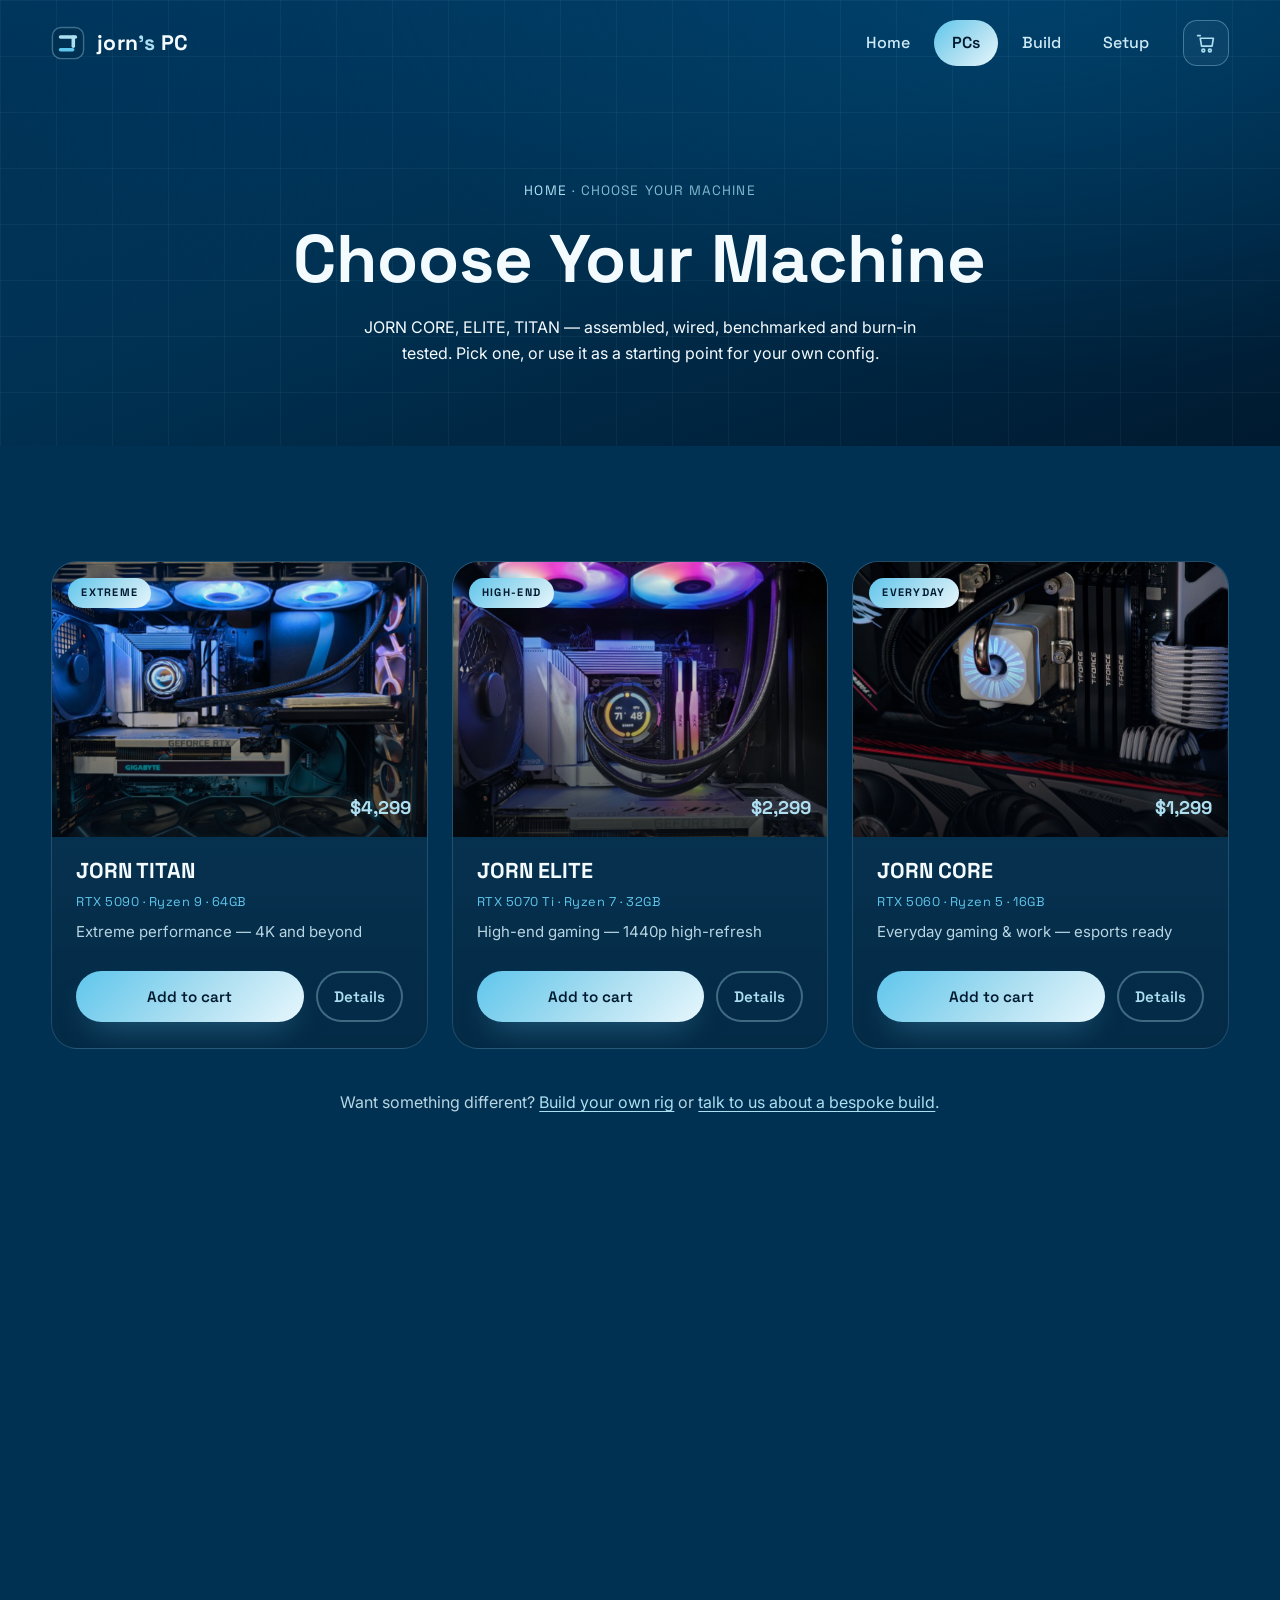
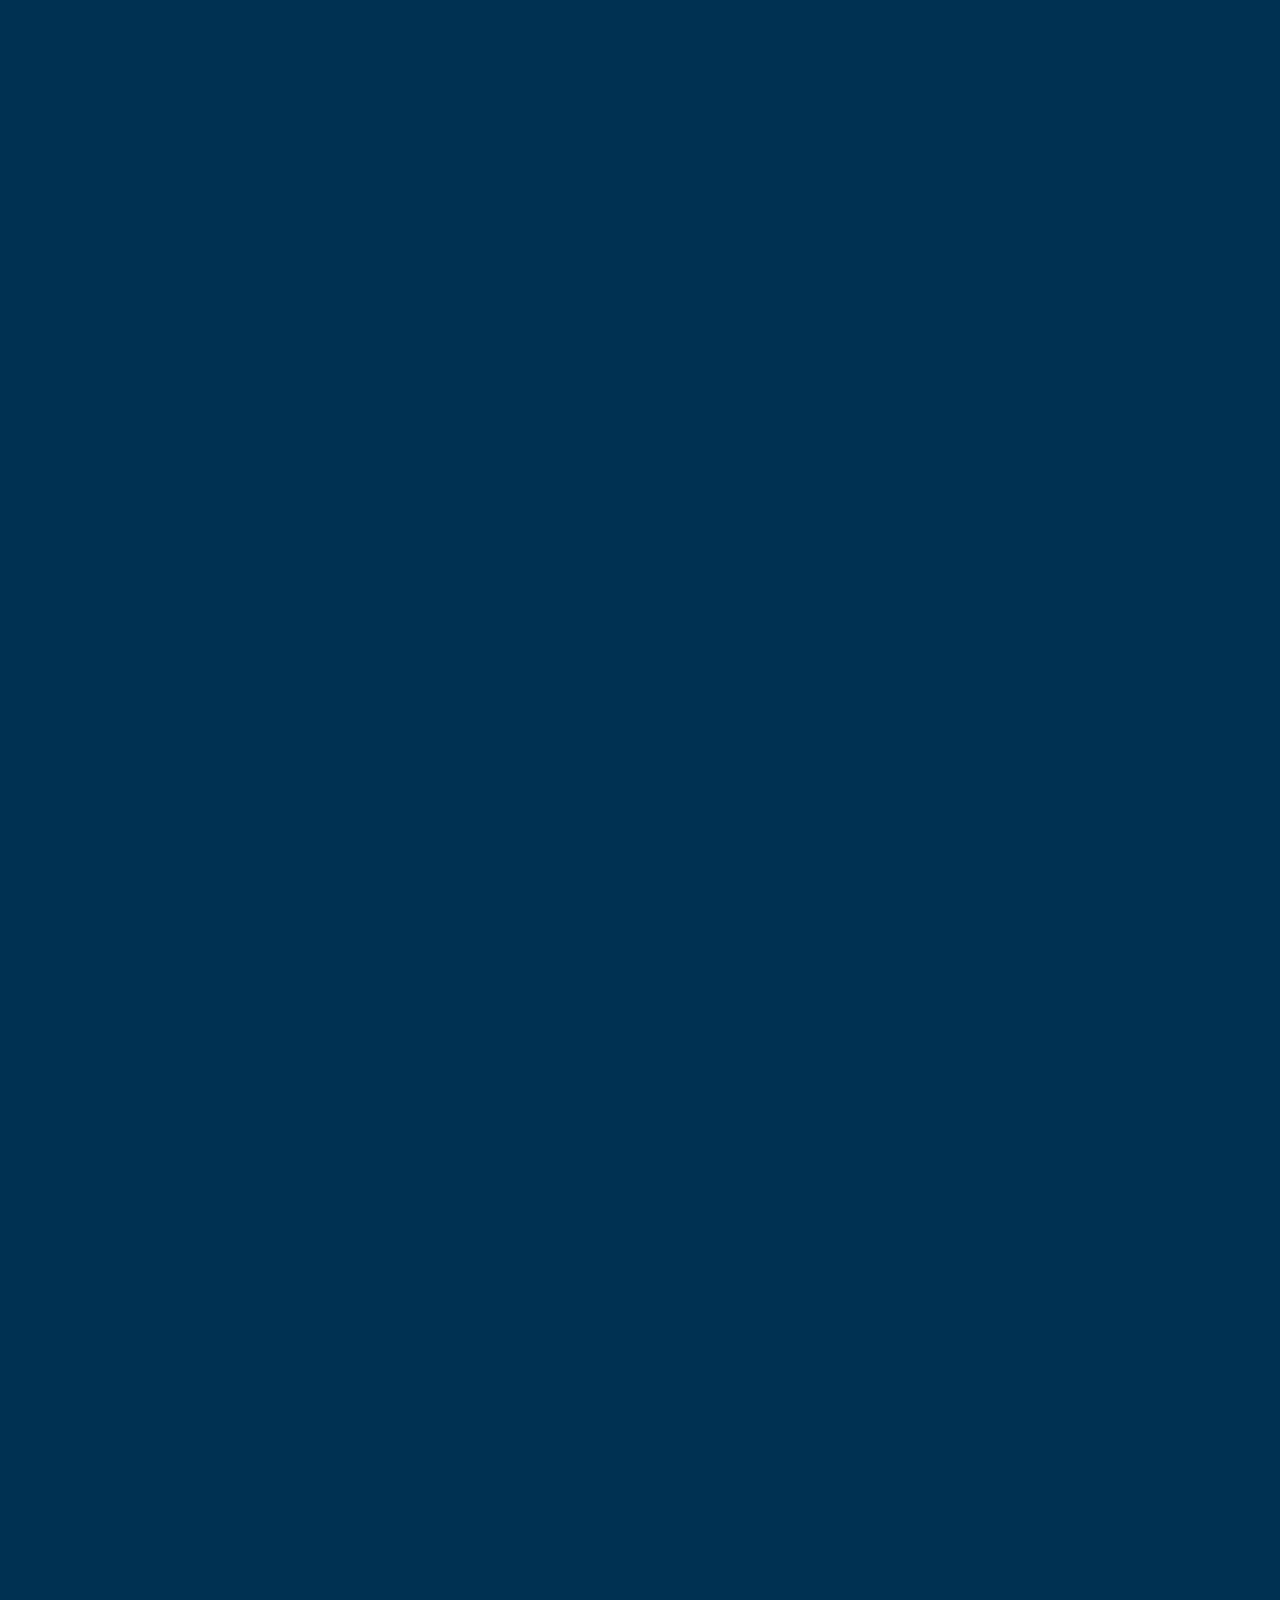
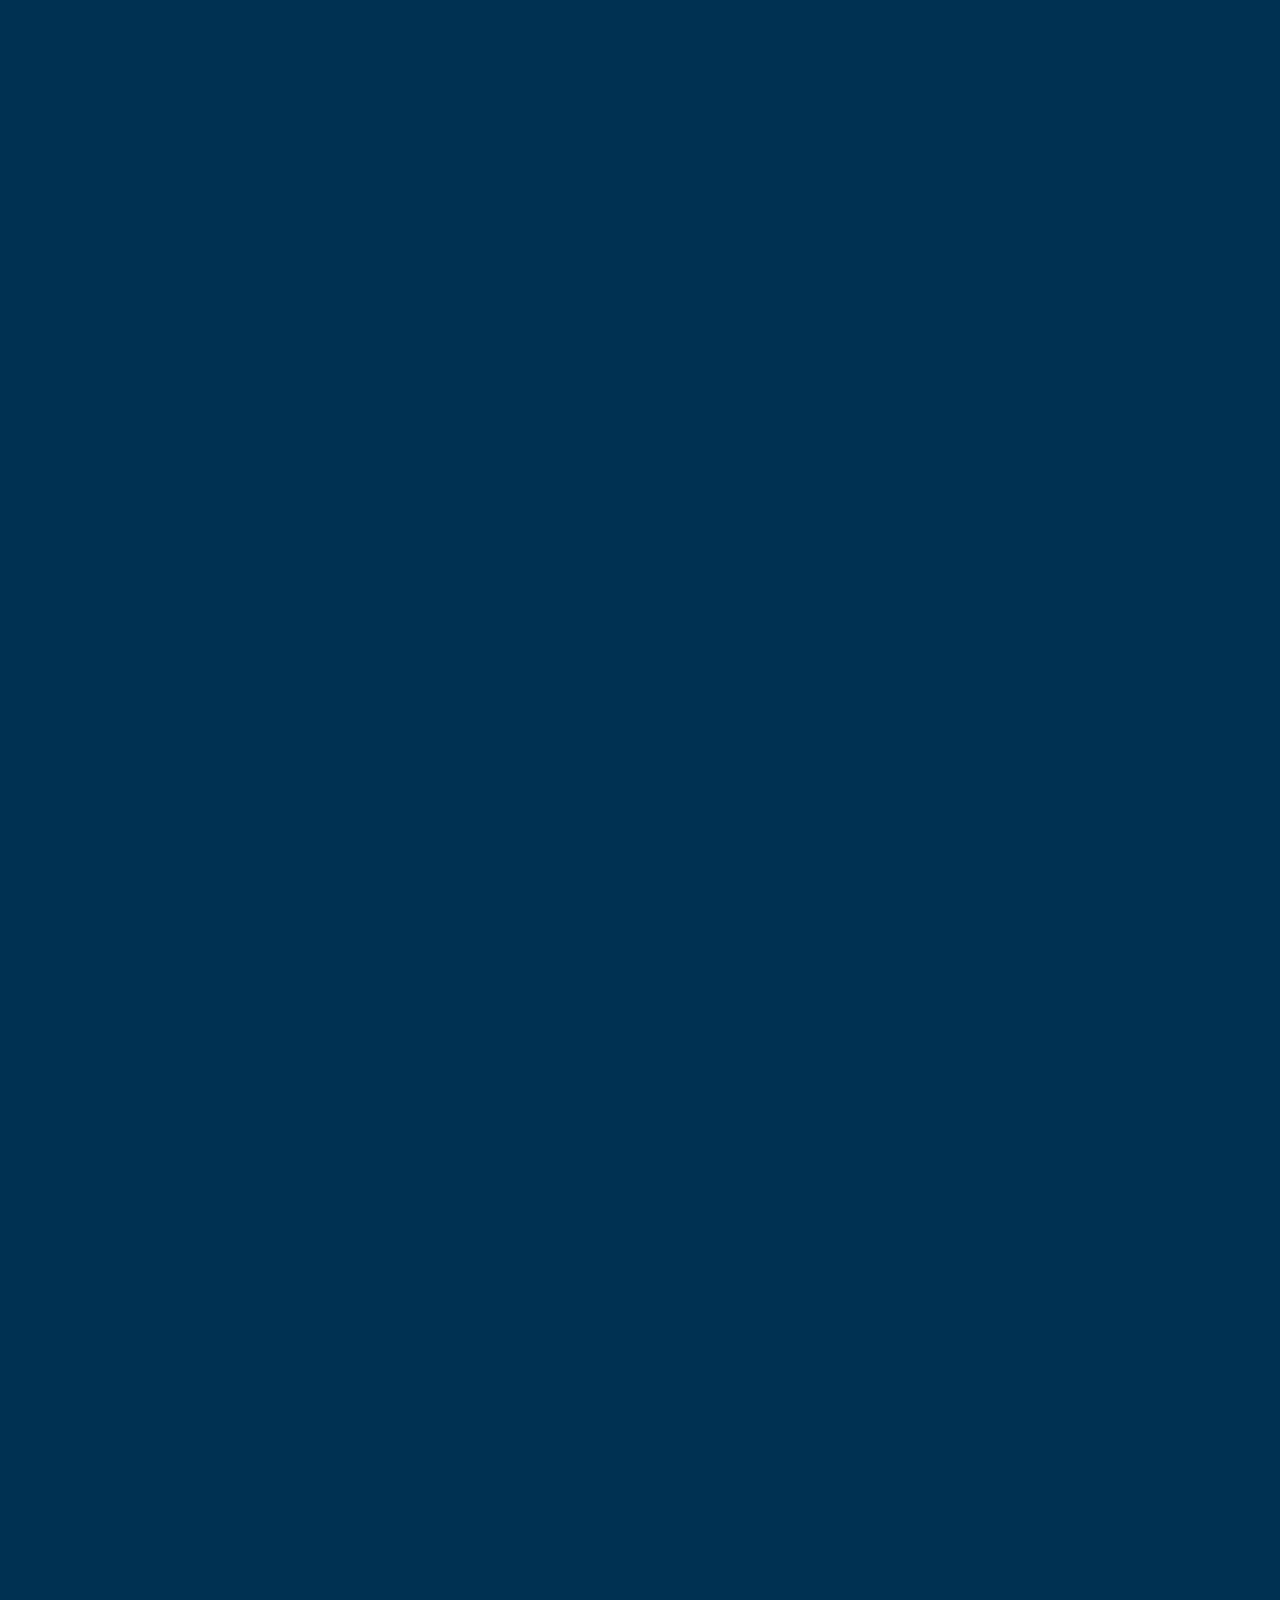
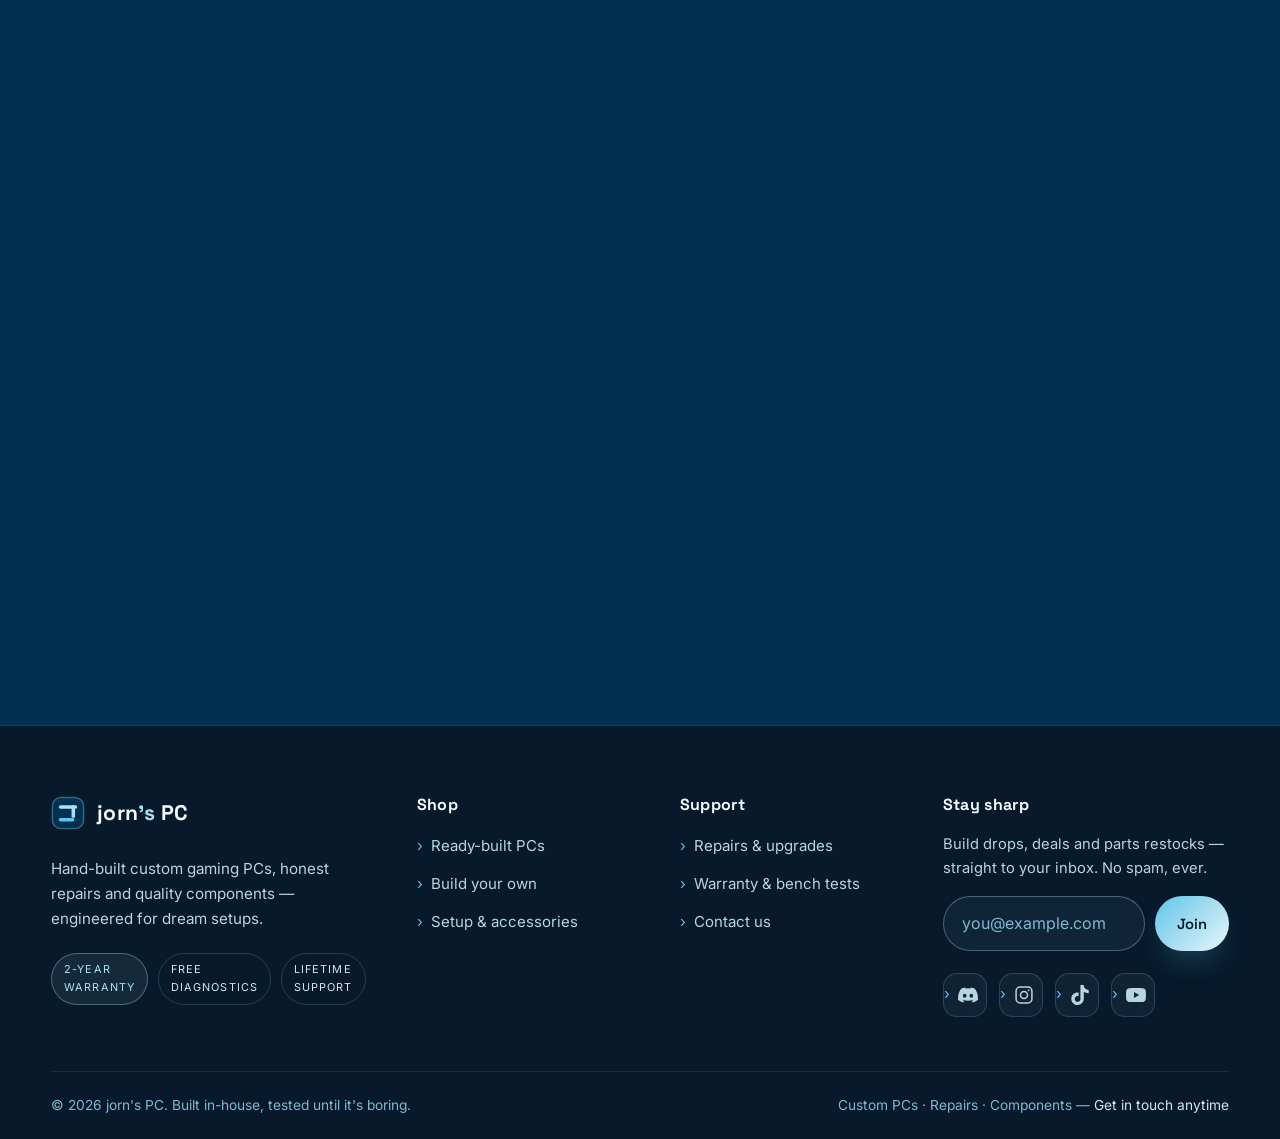
<file: product.html>
<!DOCTYPE html>
<html lang="en">
<head>
  <meta charset="UTF-8">
  <meta name="viewport" content="width=device-width, initial-scale=1.0">
  <title>Product Details — jorn's PC</title>
  <meta name="description" content="Full specifications, performance and components for your chosen jorn's PC rig.">
  <meta name="theme-color" content="#003152">
  <link rel="icon" type="image/svg+xml" href="assets/favicon.svg">

  <link rel="preconnect" href="https://fonts.googleapis.com">
  <link rel="preconnect" href="https://fonts.gstatic.com" crossorigin>
  <link href="https://fonts.googleapis.com/css2?family=Space+Grotesk:wght@400;500;600;700&family=Inter:wght@400;500;600;700&display=swap" rel="stylesheet">
  <link rel="stylesheet" href="css/style.css">
</head>
<body class="p-product">
  <noscript><style>.preloader{display:none}.reveal,.stagger>*{opacity:1 !important;transform:none !important;filter:none !important}.hero [data-hero],.page-hero [data-hero]{opacity:1 !important;animation:none !important}</style></noscript>

  <div class="page-curtain" id="pageCurtain" aria-hidden="true"></div>

  <div class="preloader" aria-hidden="true">
    <div class="loader-logo">
      <div class="loader-arc"></div>
      <svg viewBox="0 0 48 48" width="72" height="72">
        <rect x="2" y="2" width="44" height="44" rx="12" fill="#003152" stroke="#ADDFF1" stroke-opacity="0.35" stroke-width="2"/>
        <rect x="11" y="13" width="26" height="5" rx="2.5" fill="#ADDFF1"/>
        <rect x="29" y="13" width="5" height="18" rx="2.5" fill="#ADDFF1"/>
        <rect x="11" y="31" width="22" height="5" rx="2.5" fill="#5FC6EC"/>
      </svg>
    </div>
    <div class="loader-progress"><div class="loader-bar"></div></div>
    <p class="loader-status" id="loaderStatus">Booting systems</p>
    <p class="loader-brand">JORN · PC</p>
  </div>

  <header class="site-header" id="siteHeader">
    <div class="container nav-wrap">
      <a href="index.html" class="brand" aria-label="jorn's PC — home">
        <svg viewBox="0 0 48 48" width="34" height="34" aria-hidden="true">
          <rect x="2" y="2" width="44" height="44" rx="12" fill="#003152" stroke="#ADDFF1" stroke-opacity="0.35" stroke-width="2"/>
          <rect x="11" y="13" width="26" height="5" rx="2.5" fill="#ADDFF1"/>
          <rect x="29" y="13" width="5" height="18" rx="2.5" fill="#ADDFF1"/>
          <rect x="11" y="31" width="22" height="5" rx="2.5" fill="#5FC6EC"/>
        </svg>
        <span>jorn<span class="brand-amp">'s</span>&nbsp;PC</span>
      </a>
      <nav class="nav" id="primaryNav" aria-label="Primary navigation">
        <ul>
          <li><a class="nav-link" href="index.html" data-nav="index">Home</a></li>
          <li><a class="nav-link" href="products.html" data-nav="products">PCs</a></li>
          <li><a class="nav-link" href="build.html" data-nav="build">Build</a></li>
          <li><a class="nav-link" href="accessories.html" data-nav="accessories">Setup</a></li>
        </ul>
        <button class="cart-bar" type="button" aria-label="Open cart">
          <svg width="21" height="21" viewBox="0 0 24 24" fill="none" stroke="currentColor" stroke-width="1.9" stroke-linecap="round" stroke-linejoin="round" aria-hidden="true"><path d="M6 6h15l-1.5 9h-12zM3 3h3"/><circle cx="9.5" cy="20" r="1.6"/><circle cx="17" cy="20" r="1.6"/></svg>
          <span class="cart-count" aria-hidden="true"></span>
        </button>
      </nav>
      <button class="nav-toggle" id="navToggle" type="button" aria-expanded="false" aria-controls="primaryNav" aria-label="Toggle menu"><span></span></button>
    </div>
  </header>

<main class="page-entrance">

  <div class="pd-wrap">
    <div class="container">

      <p class="breadcrumb reveal"><a href="products.html">Choose Your Machine</a> · <span id="pdBreadcrumb">Loading</span></p>

      <div class="pd-grid">

        <div class="pd-stage reveal" id="pdStage">
          <div class="pd-glow" aria-hidden="true"></div>
        </div>

        <div class="pd-info">
          <div class="pd-eyebrow reveal">
            <span class="pd-tier" id="pdTier" data-hero="1">—</span>
            <span class="pd-status" data-hero="2"><span class="led"></span><span id="pdStatus">Performance Mode</span></span>
          </div>
          <h1 id="pdName" data-hero="2">Loading…</h1>
          <p class="pd-tagline" id="pdTagline" data-hero="3">The machine at the top. Pure speed.</p>
          <p class="pd-short" id="pdShort" data-hero="4">Flagship gaming &amp; 4K monster.</p>

          <div class="pd-price" data-hero="5">
            <span class="big" id="pdPrice">$4,299</span>
            <span style="color:var(--muted);font-size:.9rem;">Free shipping · assembled &amp; tested</span>
          </div>
          <div class="pd-warranty" data-hero="5">
            <span class="wt">2-year warranty</span>
            <span class="wt">Free diagnostics</span>
            <span class="wt">24h burn-in test</span>
          </div>

          <div class="pd-buy" data-hero="6">
            <div class="qty" role="group" aria-label="Quantity">
              <button type="button" class="qty-btn" id="pdMinus" aria-label="Decrease quantity">−</button>
              <span class="qty-val" id="pdQty">1</span>
              <button type="button" class="qty-btn" id="pdPlus" aria-label="Increase quantity">+</button>
            </div>
            <button type="button" class="btn" id="pdAdd">Add to cart</button>
            <button type="button" class="btn btn--ghost" id="pdBuy">Buy now</button>
          </div>

          <div class="perf-panel reveal" id="pdPerf">
            <div class="perf-head">
              <h3>Expected performance</h3>
              <span class="perf-badge"><span class="led led--cool"></span><span id="pdPerfTag">Performance Mode</span></span>
            </div>
            <div class="perf-row">
              <div class="perf-lab"><span>1080p · high settings</span><b id="pdFhd">~490 FPS</b></div>
              <div class="perf-track"><div class="perf-fill" id="pdFillFhd" style="--p:.45"></div></div>
            </div>
            <div class="perf-row">
              <div class="perf-lab"><span>1440p · high settings</span><b id="pdQhd">~330 FPS</b></div>
              <div class="perf-track"><div class="perf-fill" id="pdFillQhd" style="--p:.6"></div></div>
            </div>
            <div class="perf-row">
              <div class="perf-lab"><span>4K · high settings</span><b id="pdUhd">~175 FPS</b></div>
              <div class="perf-track"><div class="perf-fill" id="pdFillUhd" style="--p:.75"></div></div>
            </div>
            <div class="perf-bench">
              <span class="led"></span>Bench score·<b id="pdBench">19,800</b><span style="color:var(--ice-dim);font-size:.8rem;">(3DMark Time Spy estimate)</span>
            </div>
          </div>

          <div class="spec-panel reveal" id="pdSpecPanel">
            <div class="sp-head">
              <h3>Specifications</h3>
              <p>Click any row to highlight the component on the build.</p>
            </div>
            <dl class="sp-grid" id="pdSpecs"></dl>
          </div>
        </div>
      </div>

      <section class="section" style="padding-bottom:0;">
        <div class="shop-head reveal">
          <div>
            <span class="eyebrow">Complete the setup</span>
            <h2>Pairs well with</h2>
          </div>
          <a class="btn btn--ghost" href="accessories.html">Browse accessories <span class="arrow">→</span></a>
        </div>
        <div class="acc-grid stagger" id="pdAcc"></div>
      </section>

      <section class="section">
        <div class="cta-band reveal">
          <span class="eyebrow">Want it your way?</span>
          <h2>Start from scratch or base it on this rig.</h2>
          <p>Open the configurator and swap any part — watch the estimate update as you go.</p>
          <div class="hero-ctas" style="justify-content:center;margin-bottom:0;">
            <a class="btn btn--lg" href="build.html">Configure your own <span class="arrow">→</span></a>
          </div>
        </div>
      </section>

    </div>
  </div>

</main>

  <footer class="site-footer">
    <div class="container">
      <div class="footer-grid">
        <div class="footer-brand">
          <a href="index.html" class="brand" aria-label="jorn's PC — home">
            <svg viewBox="0 0 48 48" width="34" height="34" aria-hidden="true">
              <rect x="2" y="2" width="44" height="44" rx="12" fill="#003152" stroke="#ADDFF1" stroke-opacity="0.35" stroke-width="2"/>
              <rect x="11" y="13" width="26" height="5" rx="2.5" fill="#ADDFF1"/>
              <rect x="29" y="13" width="5" height="18" rx="2.5" fill="#ADDFF1"/>
              <rect x="11" y="31" width="22" height="5" rx="2.5" fill="#5FC6EC"/>
            </svg>
            <span>jorn<span class="brand-amp">'s</span>&nbsp;PC</span>
          </a>
          <p>Hand-built custom gaming PCs, honest repairs and quality components — engineered for dream setups.</p>
          <div class="footer-badges">
            <span class="footer-badge hot">2-year warranty</span>
            <span class="footer-badge">Free diagnostics</span>
            <span class="footer-badge">Lifetime support</span>
          </div>
        </div>

        <div class="footer-col">
          <h4>Shop</h4>
          <ul>
            <li><a href="products.html">Ready-built PCs</a></li>
            <li><a href="build.html">Build your own</a></li>
            <li><a href="accessories.html">Setup &amp; accessories</a></li>
          </ul>
        </div>

        <div class="footer-col">
          <h4>Support</h4>
          <ul>
            <li><a href="services.html">Repairs &amp; upgrades</a></li>
            <li><a href="services.html">Warranty &amp; bench tests</a></li>
            <li><a href="contact.html">Contact us</a></li>
          </ul>
        </div>

        <div class="footer-col">
          <h4>Stay sharp</h4>
          <p style="color:var(--muted);font-size:.92rem;margin-bottom:16px;">Build drops, deals and parts restocks — straight to your inbox. No spam, ever.</p>
          <form class="news-form" id="newsForm">
            <input type="email" name="email" placeholder="you@example.com" aria-label="Email address" required>
            <button class="btn btn--sm" type="submit">Join</button>
          </form>
          <p class="news-note" id="newsNote"></p>
          <div class="socials">
            <a class="social-link" href="#" aria-label="Discord" rel="noopener">
              <svg width="20" height="20" viewBox="0 0 24 24" fill="currentColor" aria-hidden="true"><path d="M20.317 4.37a19.79 19.79 0 0 0-4.885-1.515.074.074 0 0 0-.079.037c-.21.375-.444.865-.608 1.25a18.27 18.27 0 0 0-5.487 0 12.64 12.64 0 0 0-.617-1.25.077.077 0 0 0-.079-.037 19.736 19.736 0 0 0-4.885 1.515.07.07 0 0 0-.032.028C.533 9.046-.32 13.58.099 18.058a.082.082 0 0 0 .031.056c2.053 1.507 4.041 2.423 5.993 3.03a.078.078 0 0 0 .084-.028c.462-.63.873-1.295 1.226-1.994a.076.076 0 0 0-.041-.106c-.653-.247-1.274-.549-1.872-.892a.077.077 0 0 1-.008-.128c.126-.094.252-.192.372-.291a.074.074 0 0 1 .077-.01c3.928 1.793 8.18 1.793 12.062 0a.074.074 0 0 1 .078.01c.12.099.246.198.373.291a.077.077 0 0 1-.007.127 12.3 12.3 0 0 1-1.873.892.077.077 0 0 0-.041.107c.36.698.772 1.362 1.225 1.993a.076.076 0 0 0 .084.028c1.961-.607 3.95-1.522 6.002-3.03a.077.077 0 0 0 .032-.054c.5-5.177-.838-9.673-3.549-13.66a.06.06 0 0 0-.031-.029ZM8.02 15.33c-1.183 0-2.157-1.085-2.157-2.419 0-1.333.956-2.419 2.157-2.419 1.21 0 2.176 1.096 2.157 2.42 0 1.333-.956 2.418-2.157 2.418Zm7.975 0c-1.183 0-2.157-1.085-2.157-2.419 0-1.333.955-2.419 2.157-2.419 1.21 0 2.176 1.096 2.157 2.42 0 1.333-.946 2.418-2.157 2.418Z"/></svg>
            </a>
            <a class="social-link" href="#" aria-label="Instagram" rel="noopener">
              <svg width="20" height="20" viewBox="0 0 24 24" fill="none" stroke="currentColor" stroke-width="1.8" stroke-linecap="round" aria-hidden="true"><rect x="2.5" y="2.5" width="19" height="19" rx="5"/><circle cx="12" cy="12" r="4.2"/><circle cx="17.6" cy="6.4" r="1.1" fill="currentColor" stroke="none"/></svg>
            </a>
            <a class="social-link" href="#" aria-label="TikTok" rel="noopener">
              <svg width="20" height="20" viewBox="0 0 24 24" fill="currentColor" aria-hidden="true"><path d="M12.525.02c1.31-.02 2.61-.01 3.91-.02.08 1.53.63 3.09 1.75 4.17 1.12 1.11 2.7 1.62 4.24 1.79v4.03c-1.44-.05-2.89-.35-4.2-.97-.57-.26-1.1-.59-1.62-.93-.01 2.92.01 5.84-.02 8.75-.08 1.4-.54 2.79-1.35 3.94-1.31 1.92-3.58 3.17-5.91 3.21-1.43.08-2.86-.31-4.08-1.03-2.02-1.19-3.44-3.37-3.65-5.71-.02-.5-.03-1-.01-1.49.18-1.9 1.12-3.72 2.58-4.96 1.66-1.44 3.98-2.13 6.15-1.72.02 1.48-.04 2.96-.04 4.44-.99-.32-2.15-.23-3.02.37-.63.41-1.11 1.04-1.36 1.75-.21.51-.15 1.07-.14 1.61.24 1.64 1.82 3.02 3.5 2.87 1.12-.01 2.19-.66 2.77-1.61.19-.33.4-.67.41-1.06.1-1.79.06-3.57.07-5.36.01-4.03-.01-8.05.02-12.07Z"/></svg>
            </a>
            <a class="social-link" href="#" aria-label="YouTube" rel="noopener">
              <svg width="20" height="20" viewBox="0 0 24 24" fill="currentColor" aria-hidden="true"><path d="M23.5 6.19a3.02 3.02 0 0 0-2.12-2.14C19.5 3.55 12 3.55 12 3.55s-7.5 0-9.38.5A3.02 3.02 0 0 0 .5 6.19C0 8.07 0 12 0 12s0 3.93.5 5.81a3.02 3.02 0 0 0 2.12 2.14c1.88.5 9.38.5 9.38.5s7.5 0 9.38-.5a3.02 3.02 0 0 0 2.12-2.14C24 15.93 24 12 24 12s0-3.93-.5-5.81ZM9.55 15.57V8.43L15.82 12l-6.27 3.57Z"/></svg>
            </a>
          </div>
        </div>
      </div>

      <div class="footer-bottom">
        <p>© <span id="year">2026</span> jorn's PC. Built in-house, tested until it's boring.</p>
        <p>Custom PCs · Repairs · Components — <a href="contact.html">Get in touch anytime</a></p>
      </div>
    </div>
  </footer>

  <button class="to-top" id="toTop" type="button" aria-label="Back to top">
    <svg width="20" height="20" viewBox="0 0 24 24" fill="none" stroke="currentColor" stroke-width="2.2" stroke-linecap="round" stroke-linejoin="round"><path d="M12 19V5M5 12l7-7 7 7"/></svg>
  </button>

  <script src="js/data.js" defer></script>
  <script src="js/cart.js" defer></script>
  <script src="js/main.js" defer></script>
</body>
</html>
</file>
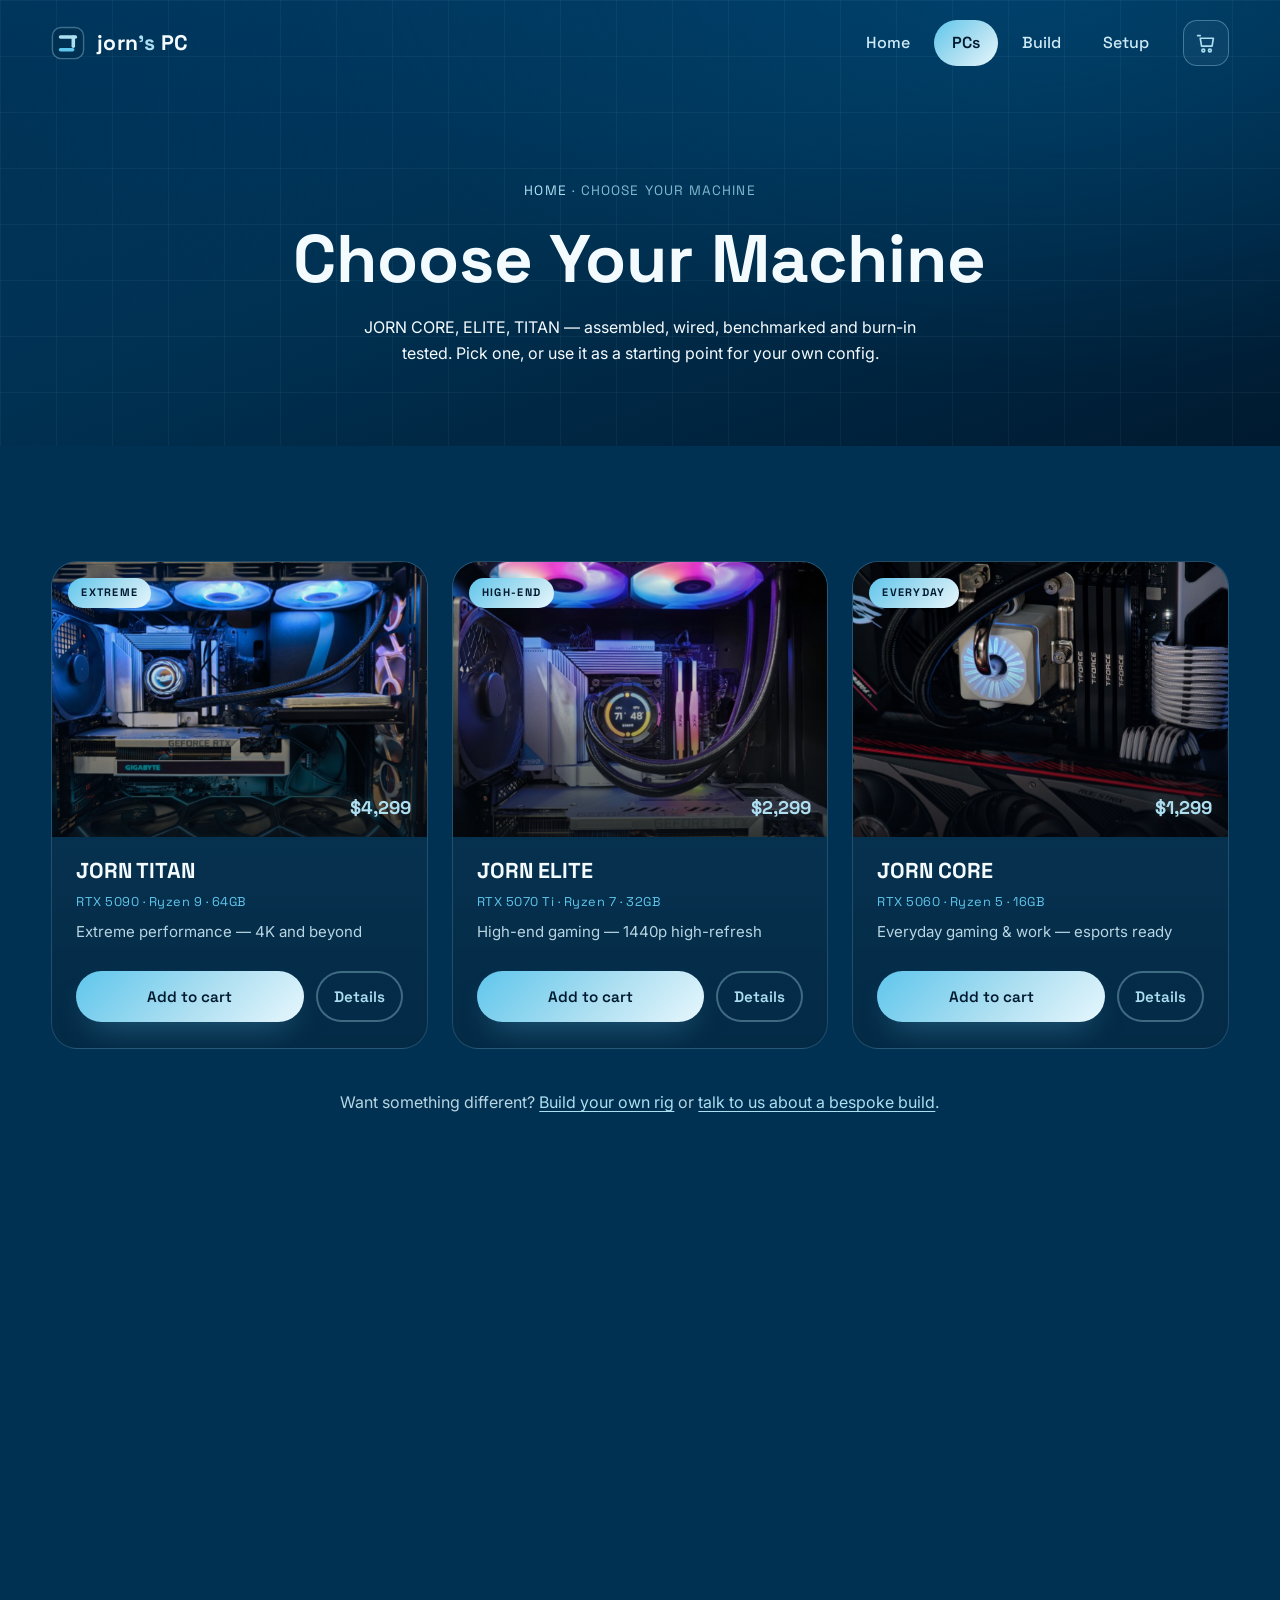
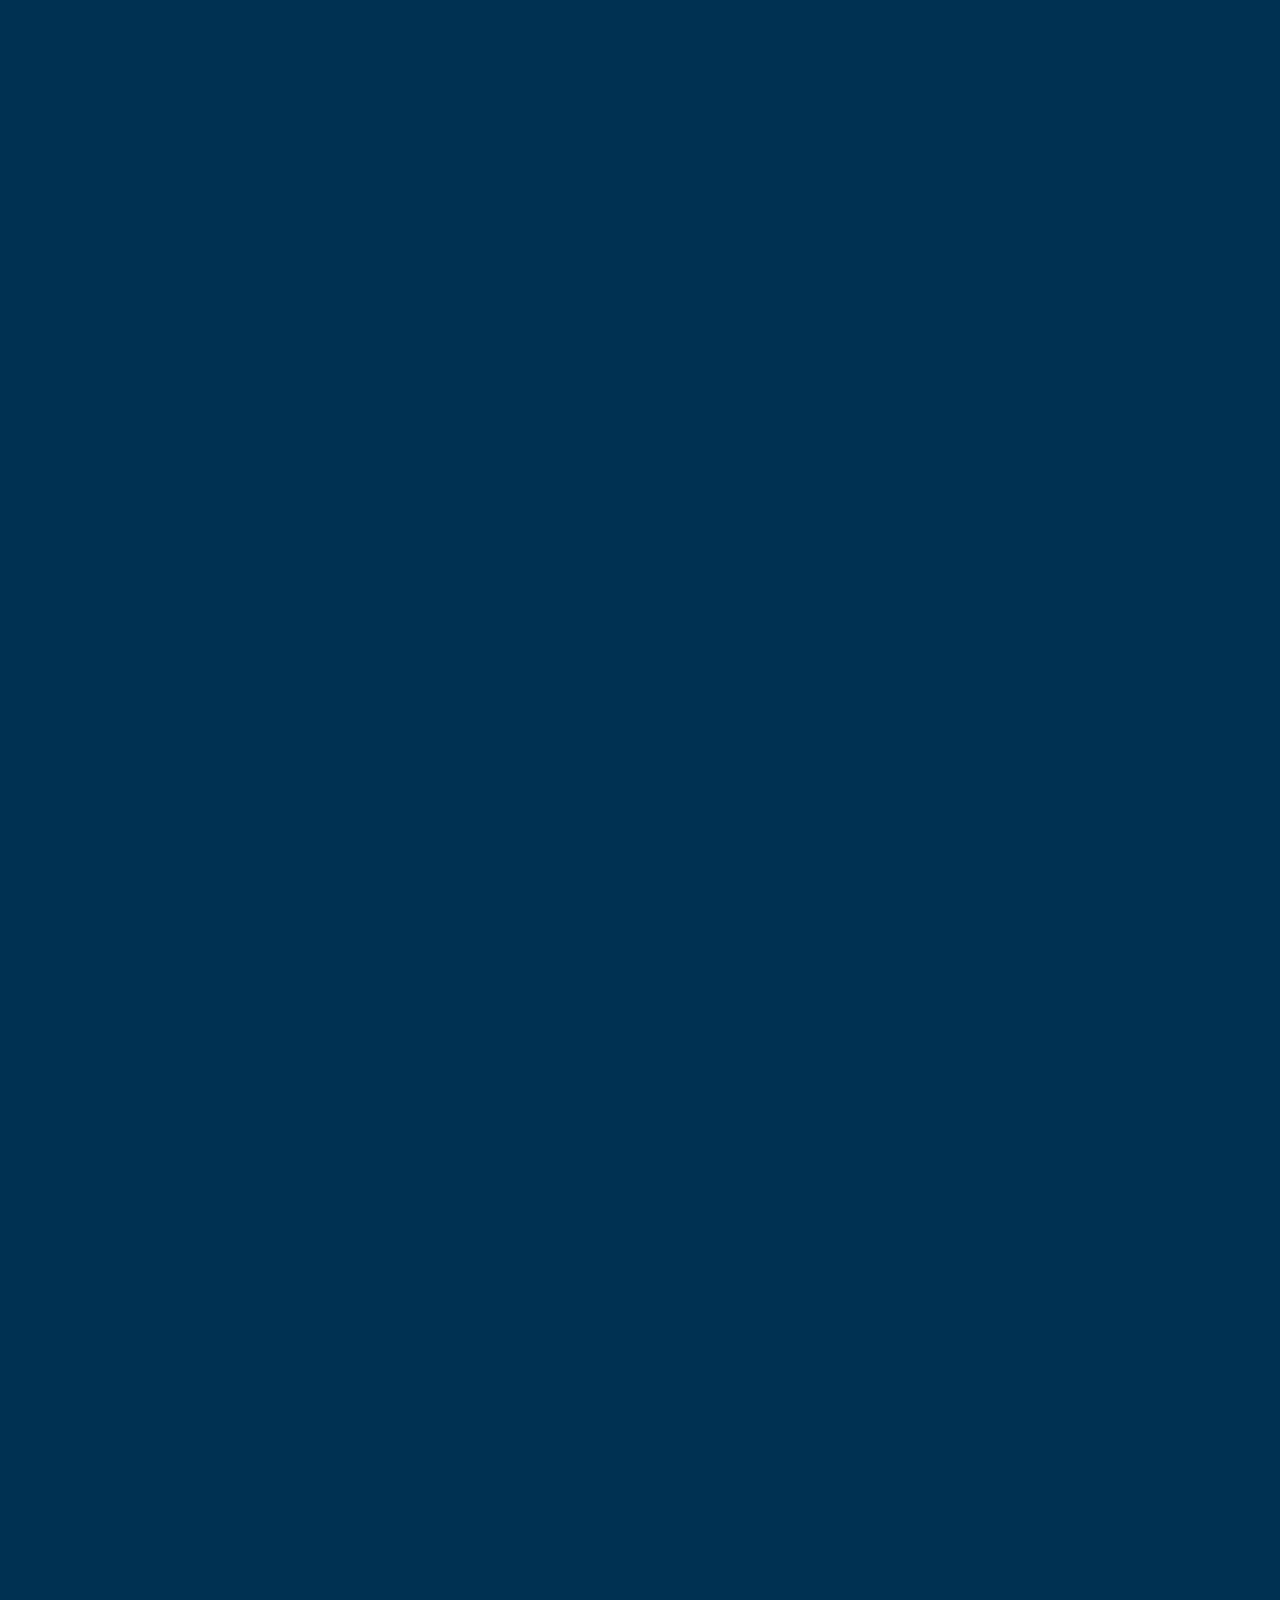
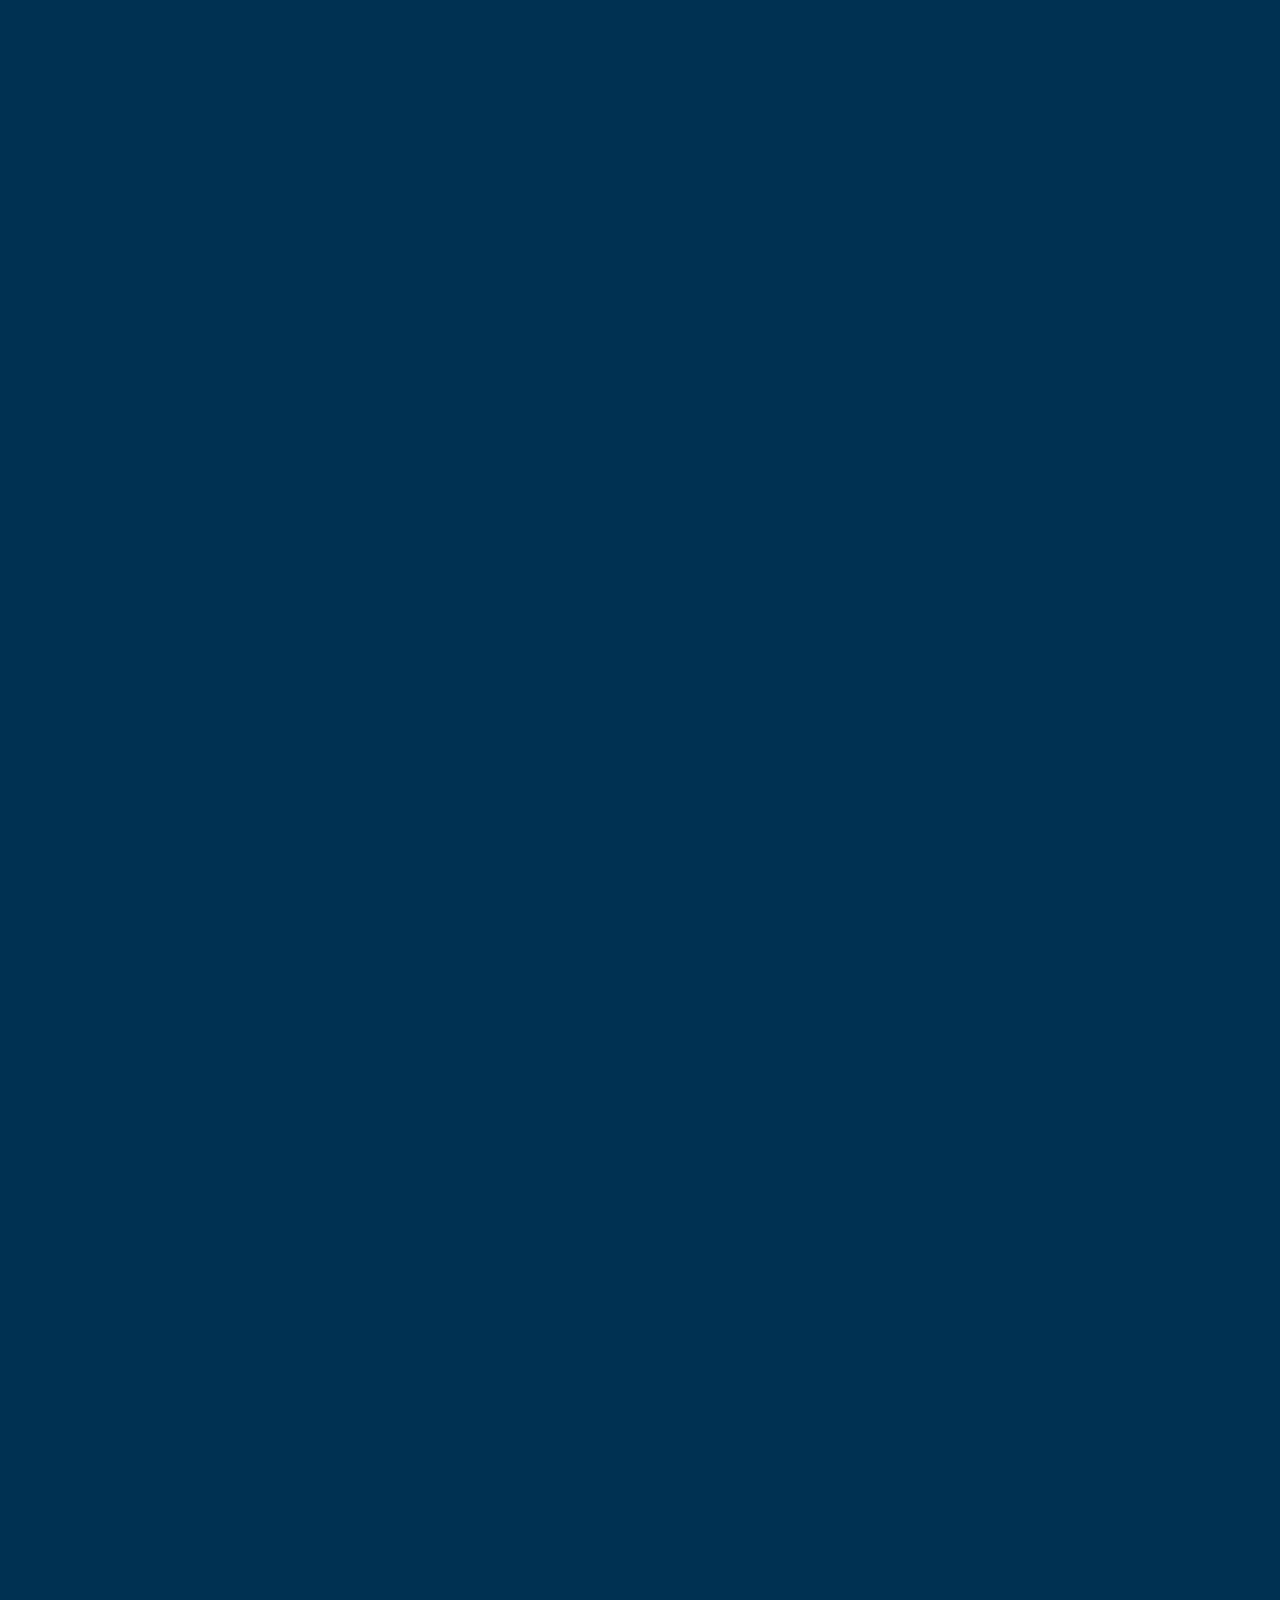
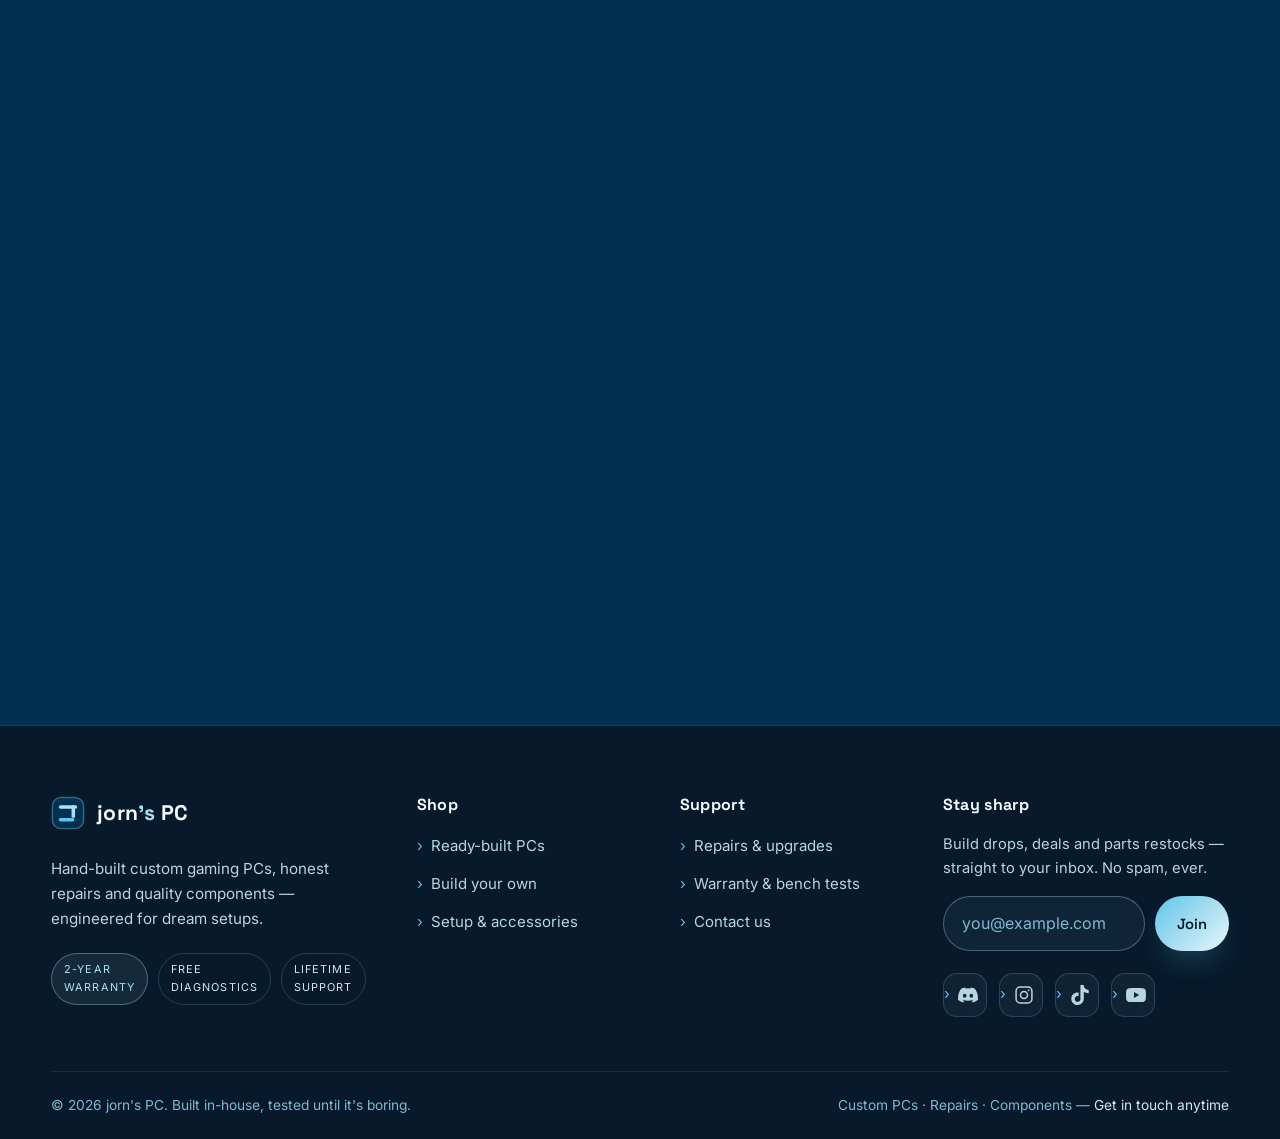
<file: products.html>
<!DOCTYPE html>
<html lang="en">
<head>
  <meta charset="UTF-8">
  <meta name="viewport" content="width=device-width, initial-scale=1.0">
  <title>Shop Ready-Built PCs — jorn's PC</title>
  <meta name="description" content="Shop jorn's PC ready-built gaming and workstation PCs. Every rig hand-assembled, benchmark-tested and shipped ready to play.">
  <meta name="theme-color" content="#003152">
  <link rel="icon" type="image/svg+xml" href="assets/favicon.svg">

  <link rel="preconnect" href="https://fonts.googleapis.com">
  <link rel="preconnect" href="https://fonts.gstatic.com" crossorigin>
  <link href="https://fonts.googleapis.com/css2?family=Space+Grotesk:wght@400;500;600;700&family=Inter:wght@400;500;600;700&display=swap" rel="stylesheet">
  <link rel="stylesheet" href="css/style.css">
</head>
<body class="p-products">
  <noscript><style>.preloader{display:none}.reveal,.stagger>*{opacity:1 !important;transform:none !important;filter:none !important}.hero [data-hero],.page-hero [data-hero]{opacity:1 !important;animation:none !important}</style></noscript>

  <div class="page-curtain" id="pageCurtain" aria-hidden="true"></div>

  <div class="preloader" aria-hidden="true">
    <div class="loader-logo">
      <div class="loader-arc"></div>
      <svg viewBox="0 0 48 48" width="72" height="72">
        <rect x="2" y="2" width="44" height="44" rx="12" fill="#003152" stroke="#ADDFF1" stroke-opacity="0.35" stroke-width="2"/>
        <rect x="11" y="13" width="26" height="5" rx="2.5" fill="#ADDFF1"/>
        <rect x="29" y="13" width="5" height="18" rx="2.5" fill="#ADDFF1"/>
        <rect x="11" y="31" width="22" height="5" rx="2.5" fill="#5FC6EC"/>
      </svg>
    </div>
    <div class="loader-progress"><div class="loader-bar"></div></div>
    <p class="loader-status" id="loaderStatus">Booting systems</p>
    <p class="loader-brand">JORN · PC</p>
  </div>

  <header class="site-header" id="siteHeader">
    <div class="container nav-wrap">
      <a href="index.html" class="brand" aria-label="jorn's PC — home">
        <svg viewBox="0 0 48 48" width="34" height="34" aria-hidden="true">
          <rect x="2" y="2" width="44" height="44" rx="12" fill="#003152" stroke="#ADDFF1" stroke-opacity="0.35" stroke-width="2"/>
          <rect x="11" y="13" width="26" height="5" rx="2.5" fill="#ADDFF1"/>
          <rect x="29" y="13" width="5" height="18" rx="2.5" fill="#ADDFF1"/>
          <rect x="11" y="31" width="22" height="5" rx="2.5" fill="#5FC6EC"/>
        </svg>
        <span>jorn<span class="brand-amp">'s</span>&nbsp;PC</span>
      </a>
      <nav class="nav" id="primaryNav" aria-label="Primary navigation">
        <ul>
          <li><a class="nav-link" href="index.html" data-nav="index">Home</a></li>
          <li><a class="nav-link" href="products.html" data-nav="products">PCs</a></li>
          <li><a class="nav-link" href="build.html" data-nav="build">Build</a></li>
          <li><a class="nav-link" href="accessories.html" data-nav="accessories">Setup</a></li>
        </ul>
        <button class="cart-bar" type="button" aria-label="Open cart">
          <svg width="21" height="21" viewBox="0 0 24 24" fill="none" stroke="currentColor" stroke-width="1.9" stroke-linecap="round" stroke-linejoin="round" aria-hidden="true"><path d="M6 6h15l-1.5 9h-12zM3 3h3"/><circle cx="9.5" cy="20" r="1.6"/><circle cx="17" cy="20" r="1.6"/></svg>
          <span class="cart-count" aria-hidden="true"></span>
        </button>
      </nav>
      <button class="nav-toggle" id="navToggle" type="button" aria-expanded="false" aria-controls="primaryNav" aria-label="Toggle menu"><span></span></button>
    </div>
  </header>

<main class="page-entrance">

  <section class="page-hero">
    <div class="container">
      <p class="breadcrumb" data-hero="1"><a href="index.html">Home</a> · Choose Your Machine</p>
      <h1 data-hero="2">Choose Your Machine</h1>
      <p data-hero="3">JORN CORE, ELITE, TITAN — assembled, wired, benchmarked and burn-in tested. Pick one, or use it as a starting point for your own config.</p>
    </div>
  </section>

  <section class="section">
    <div class="container">
      <div class="store-grid stagger" id="storeAll"></div>
      <p class="reveal" style="text-align:center;margin-top:40px;color:var(--muted);">
        Want something different? <a href="build.html" style="color:var(--ice);text-decoration:underline;text-underline-offset:3px;">Build your own rig</a> or
        <a href="contact.html" style="color:var(--ice);text-decoration:underline;text-underline-offset:3px;">talk to us about a bespoke build</a>.
      </p>
    </div>
  </section>

</main>

  <footer class="site-footer">
    <div class="container">
      <div class="footer-grid">
        <div class="footer-brand">
          <a href="index.html" class="brand" aria-label="jorn's PC — home">
            <svg viewBox="0 0 48 48" width="34" height="34" aria-hidden="true">
              <rect x="2" y="2" width="44" height="44" rx="12" fill="#003152" stroke="#ADDFF1" stroke-opacity="0.35" stroke-width="2"/>
              <rect x="11" y="13" width="26" height="5" rx="2.5" fill="#ADDFF1"/>
              <rect x="29" y="13" width="5" height="18" rx="2.5" fill="#ADDFF1"/>
              <rect x="11" y="31" width="22" height="5" rx="2.5" fill="#5FC6EC"/>
            </svg>
            <span>jorn<span class="brand-amp">'s</span>&nbsp;PC</span>
          </a>
          <p>Hand-built custom gaming PCs, honest repairs and quality components — engineered for dream setups.</p>
          <div class="footer-badges">
            <span class="footer-badge hot">2-year warranty</span>
            <span class="footer-badge">Free diagnostics</span>
            <span class="footer-badge">Lifetime support</span>
          </div>
        </div>

        <div class="footer-col">
          <h4>Shop</h4>
          <ul>
            <li><a href="products.html">Ready-built PCs</a></li>
            <li><a href="build.html">Build your own</a></li>
            <li><a href="accessories.html">Setup &amp; accessories</a></li>
          </ul>
        </div>

        <div class="footer-col">
          <h4>Support</h4>
          <ul>
            <li><a href="services.html">Repairs &amp; upgrades</a></li>
            <li><a href="services.html">Warranty &amp; bench tests</a></li>
            <li><a href="contact.html">Contact us</a></li>
          </ul>
        </div>

        <div class="footer-col">
          <h4>Stay sharp</h4>
          <p style="color:var(--muted);font-size:.92rem;margin-bottom:16px;">Build drops, deals and parts restocks — straight to your inbox. No spam, ever.</p>
          <form class="news-form" id="newsForm">
            <input type="email" name="email" placeholder="you@example.com" aria-label="Email address" required>
            <button class="btn btn--sm" type="submit">Join</button>
          </form>
          <p class="news-note" id="newsNote"></p>
          <div class="socials">
            <a class="social-link" href="#" aria-label="Discord" rel="noopener">
              <svg width="20" height="20" viewBox="0 0 24 24" fill="currentColor" aria-hidden="true"><path d="M20.317 4.37a19.79 19.79 0 0 0-4.885-1.515.074.074 0 0 0-.079.037c-.21.375-.444.865-.608 1.25a18.27 18.27 0 0 0-5.487 0 12.64 12.64 0 0 0-.617-1.25.077.077 0 0 0-.079-.037 19.736 19.736 0 0 0-4.885 1.515.07.07 0 0 0-.032.028C.533 9.046-.32 13.58.099 18.058a.082.082 0 0 0 .031.056c2.053 1.507 4.041 2.423 5.993 3.03a.078.078 0 0 0 .084-.028c.462-.63.873-1.295 1.226-1.994a.076.076 0 0 0-.041-.106c-.653-.247-1.274-.549-1.872-.892a.077.077 0 0 1-.008-.128c.126-.094.252-.192.372-.291a.074.074 0 0 1 .077-.01c3.928 1.793 8.18 1.793 12.062 0a.074.074 0 0 1 .078.01c.12.099.246.198.373.291a.077.077 0 0 1-.007.127 12.3 12.3 0 0 1-1.873.892.077.077 0 0 0-.041.107c.36.698.772 1.362 1.225 1.993a.076.076 0 0 0 .084.028c1.961-.607 3.95-1.522 6.002-3.03a.077.077 0 0 0 .032-.054c.5-5.177-.838-9.673-3.549-13.66a.06.06 0 0 0-.031-.029ZM8.02 15.33c-1.183 0-2.157-1.085-2.157-2.419 0-1.333.956-2.419 2.157-2.419 1.21 0 2.176 1.096 2.157 2.42 0 1.333-.956 2.418-2.157 2.418Zm7.975 0c-1.183 0-2.157-1.085-2.157-2.419 0-1.333.955-2.419 2.157-2.419 1.21 0 2.176 1.096 2.157 2.42 0 1.333-.946 2.418-2.157 2.418Z"/></svg>
            </a>
            <a class="social-link" href="#" aria-label="Instagram" rel="noopener">
              <svg width="20" height="20" viewBox="0 0 24 24" fill="none" stroke="currentColor" stroke-width="1.8" stroke-linecap="round" aria-hidden="true"><rect x="2.5" y="2.5" width="19" height="19" rx="5"/><circle cx="12" cy="12" r="4.2"/><circle cx="17.6" cy="6.4" r="1.1" fill="currentColor" stroke="none"/></svg>
            </a>
            <a class="social-link" href="#" aria-label="TikTok" rel="noopener">
              <svg width="20" height="20" viewBox="0 0 24 24" fill="currentColor" aria-hidden="true"><path d="M12.525.02c1.31-.02 2.61-.01 3.91-.02.08 1.53.63 3.09 1.75 4.17 1.12 1.11 2.7 1.62 4.24 1.79v4.03c-1.44-.05-2.89-.35-4.2-.97-.57-.26-1.1-.59-1.62-.93-.01 2.92.01 5.84-.02 8.75-.08 1.4-.54 2.79-1.35 3.94-1.31 1.92-3.58 3.17-5.91 3.21-1.43.08-2.86-.31-4.08-1.03-2.02-1.19-3.44-3.37-3.65-5.71-.02-.5-.03-1-.01-1.49.18-1.9 1.12-3.72 2.58-4.96 1.66-1.44 3.98-2.13 6.15-1.72.02 1.48-.04 2.96-.04 4.44-.99-.32-2.15-.23-3.02.37-.63.41-1.11 1.04-1.36 1.75-.21.51-.15 1.07-.14 1.61.24 1.64 1.82 3.02 3.5 2.87 1.12-.01 2.19-.66 2.77-1.61.19-.33.4-.67.41-1.06.1-1.79.06-3.57.07-5.36.01-4.03-.01-8.05.02-12.07Z"/></svg>
            </a>
            <a class="social-link" href="#" aria-label="YouTube" rel="noopener">
              <svg width="20" height="20" viewBox="0 0 24 24" fill="currentColor" aria-hidden="true"><path d="M23.5 6.19a3.02 3.02 0 0 0-2.12-2.14C19.5 3.55 12 3.55 12 3.55s-7.5 0-9.38.5A3.02 3.02 0 0 0 .5 6.19C0 8.07 0 12 0 12s0 3.93.5 5.81a3.02 3.02 0 0 0 2.12 2.14c1.88.5 9.38.5 9.38.5s7.5 0 9.38-.5a3.02 3.02 0 0 0 2.12-2.14C24 15.93 24 12 24 12s0-3.93-.5-5.81ZM9.55 15.57V8.43L15.82 12l-6.27 3.57Z"/></svg>
            </a>
          </div>
        </div>
      </div>

      <div class="footer-bottom">
        <p>© <span id="year">2026</span> jorn's PC. Built in-house, tested until it's boring.</p>
        <p>Custom PCs · Repairs · Components — <a href="contact.html">Get in touch anytime</a></p>
      </div>
    </div>
  </footer>

  <button class="to-top" id="toTop" type="button" aria-label="Back to top">
    <svg width="20" height="20" viewBox="0 0 24 24" fill="none" stroke="currentColor" stroke-width="2.2" stroke-linecap="round" stroke-linejoin="round"><path d="M12 19V5M5 12l7-7 7 7"/></svg>
  </button>

  <script src="js/data.js" defer></script>
  <script src="js/cart.js" defer></script>
  <script src="js/main.js" defer></script>
</body>
</html>
</file>
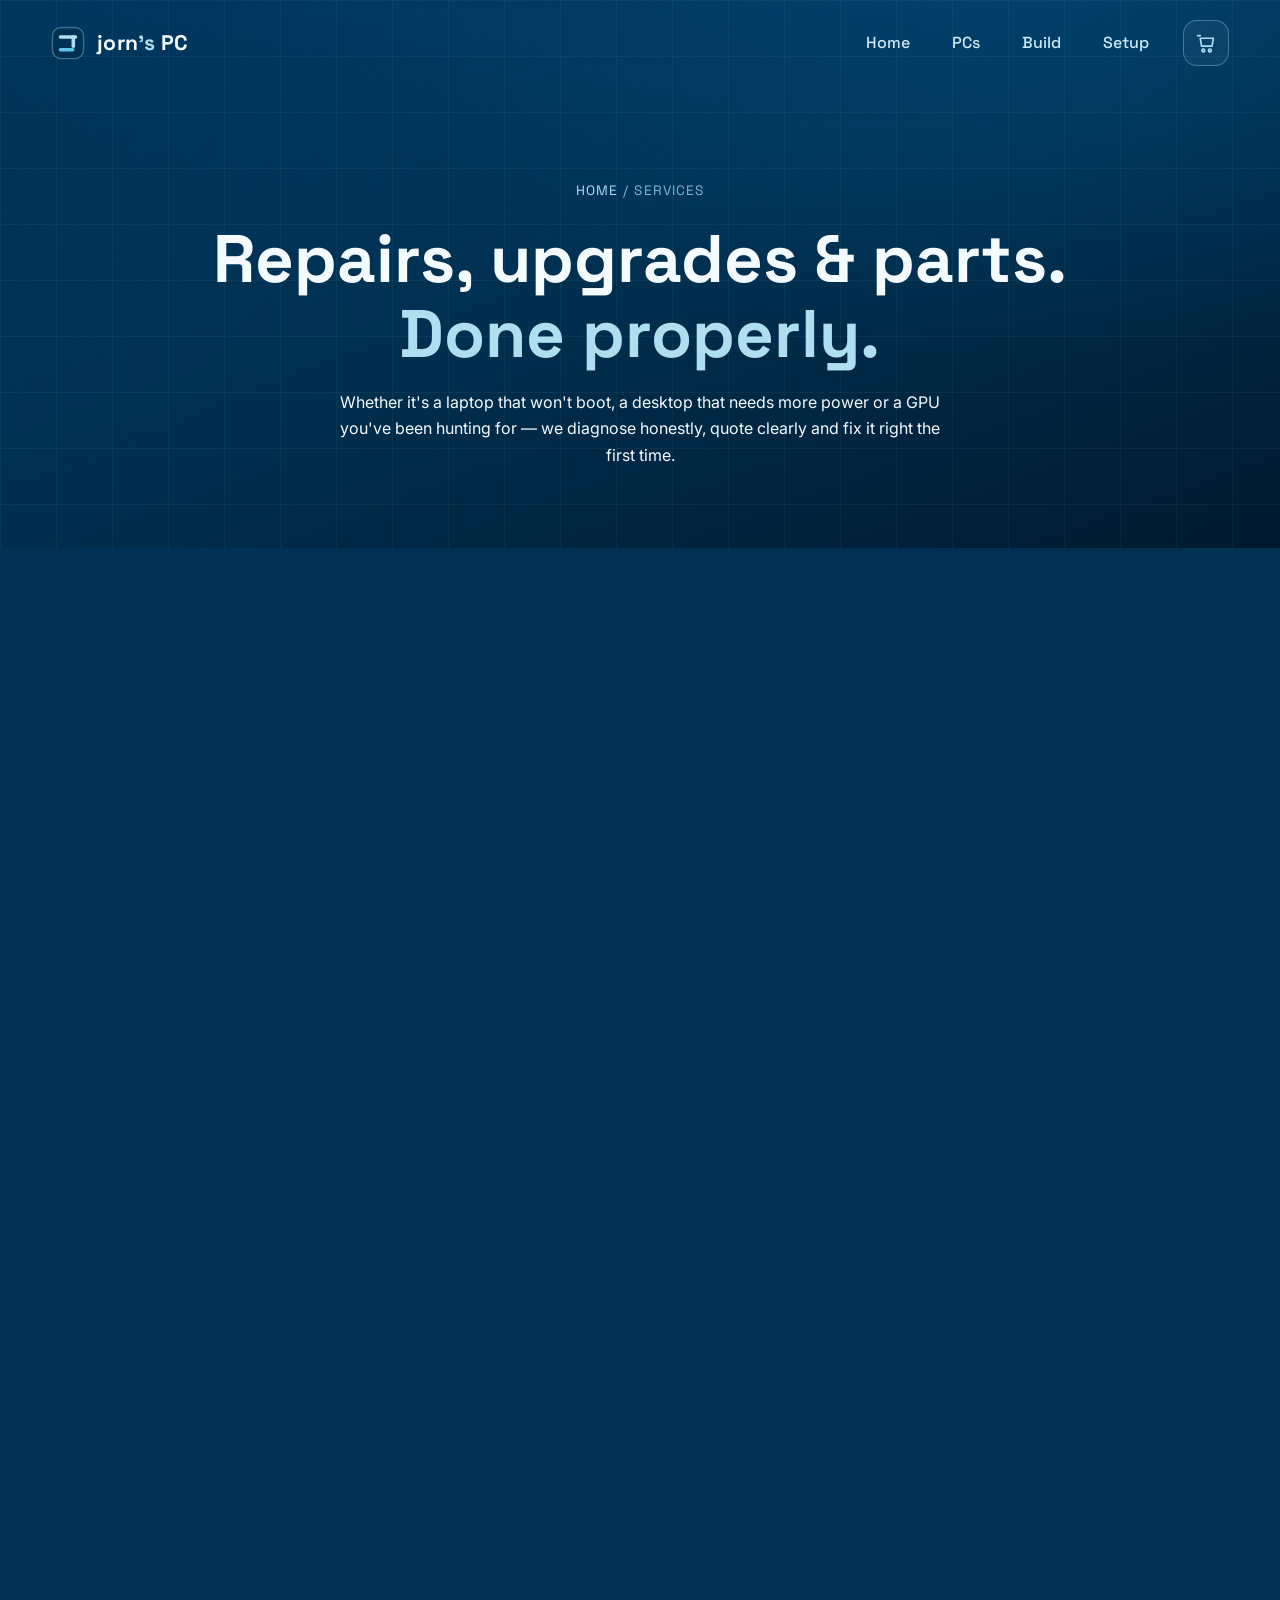
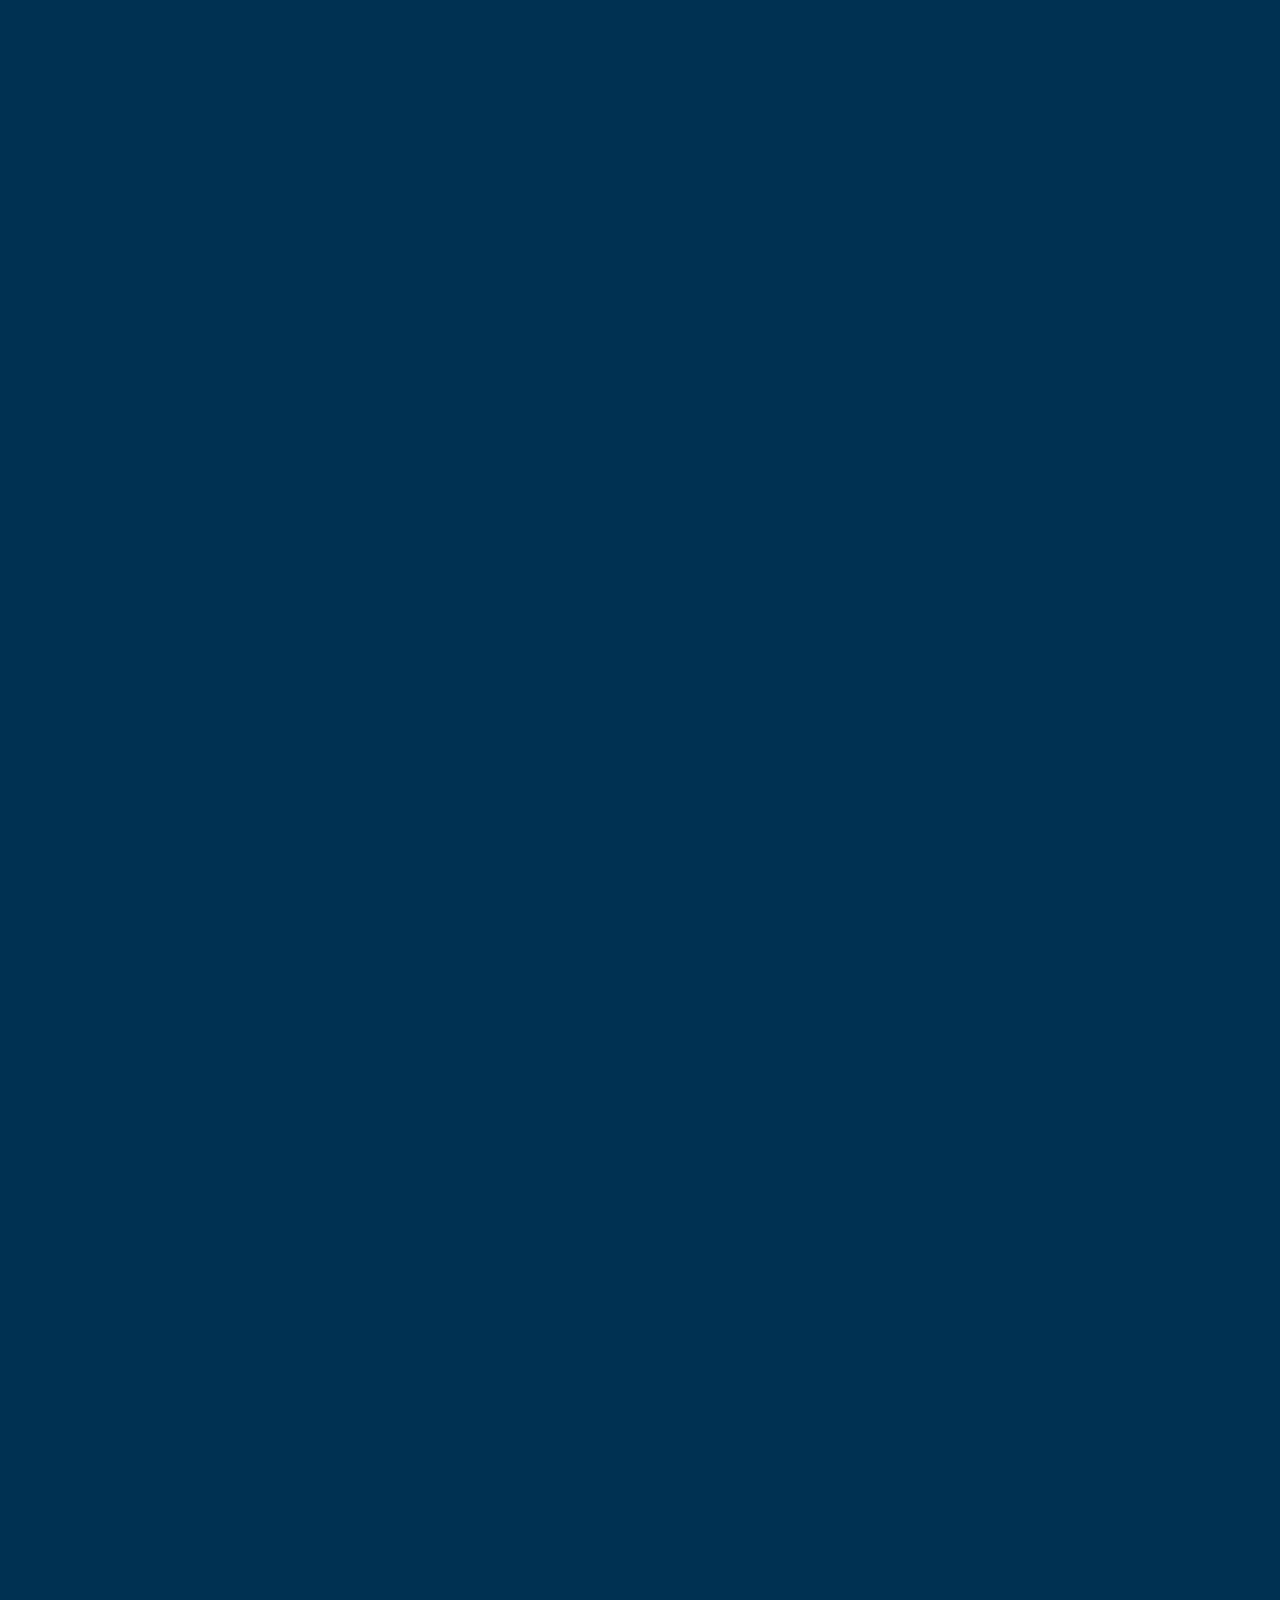
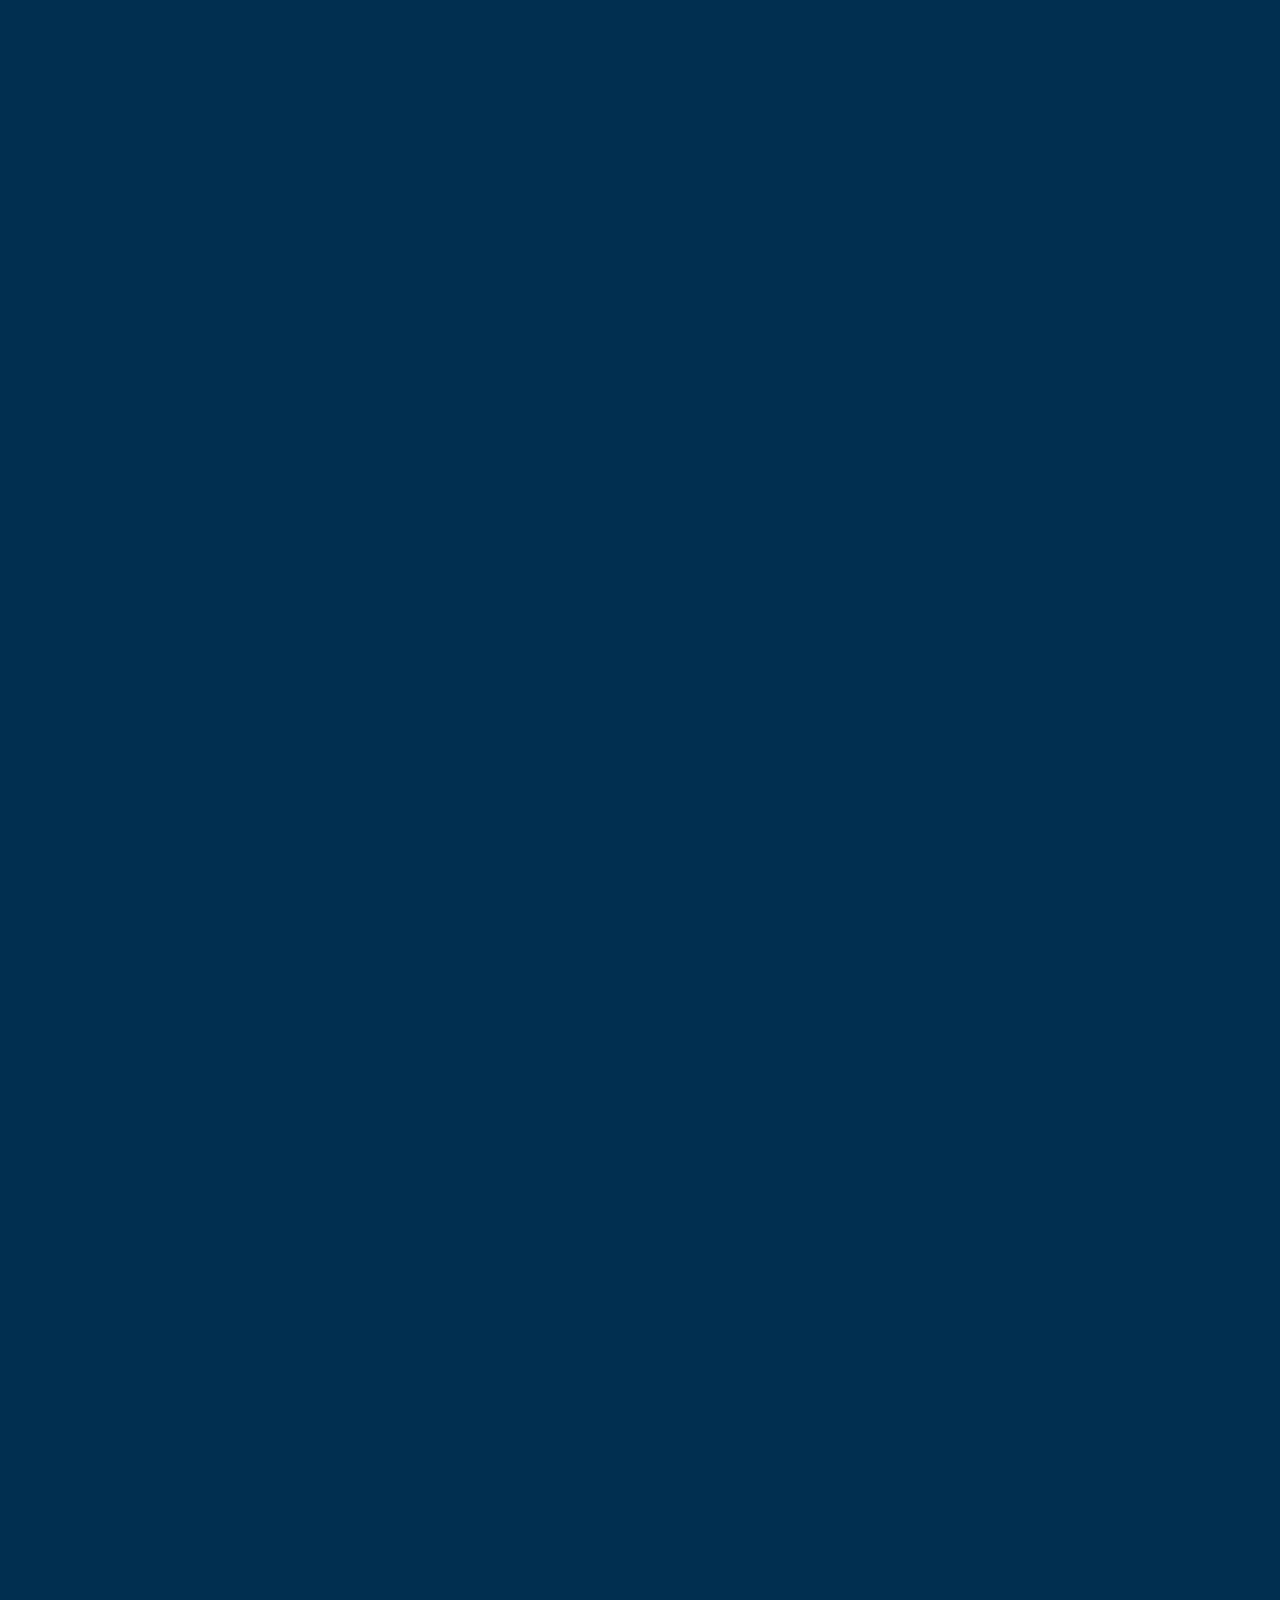
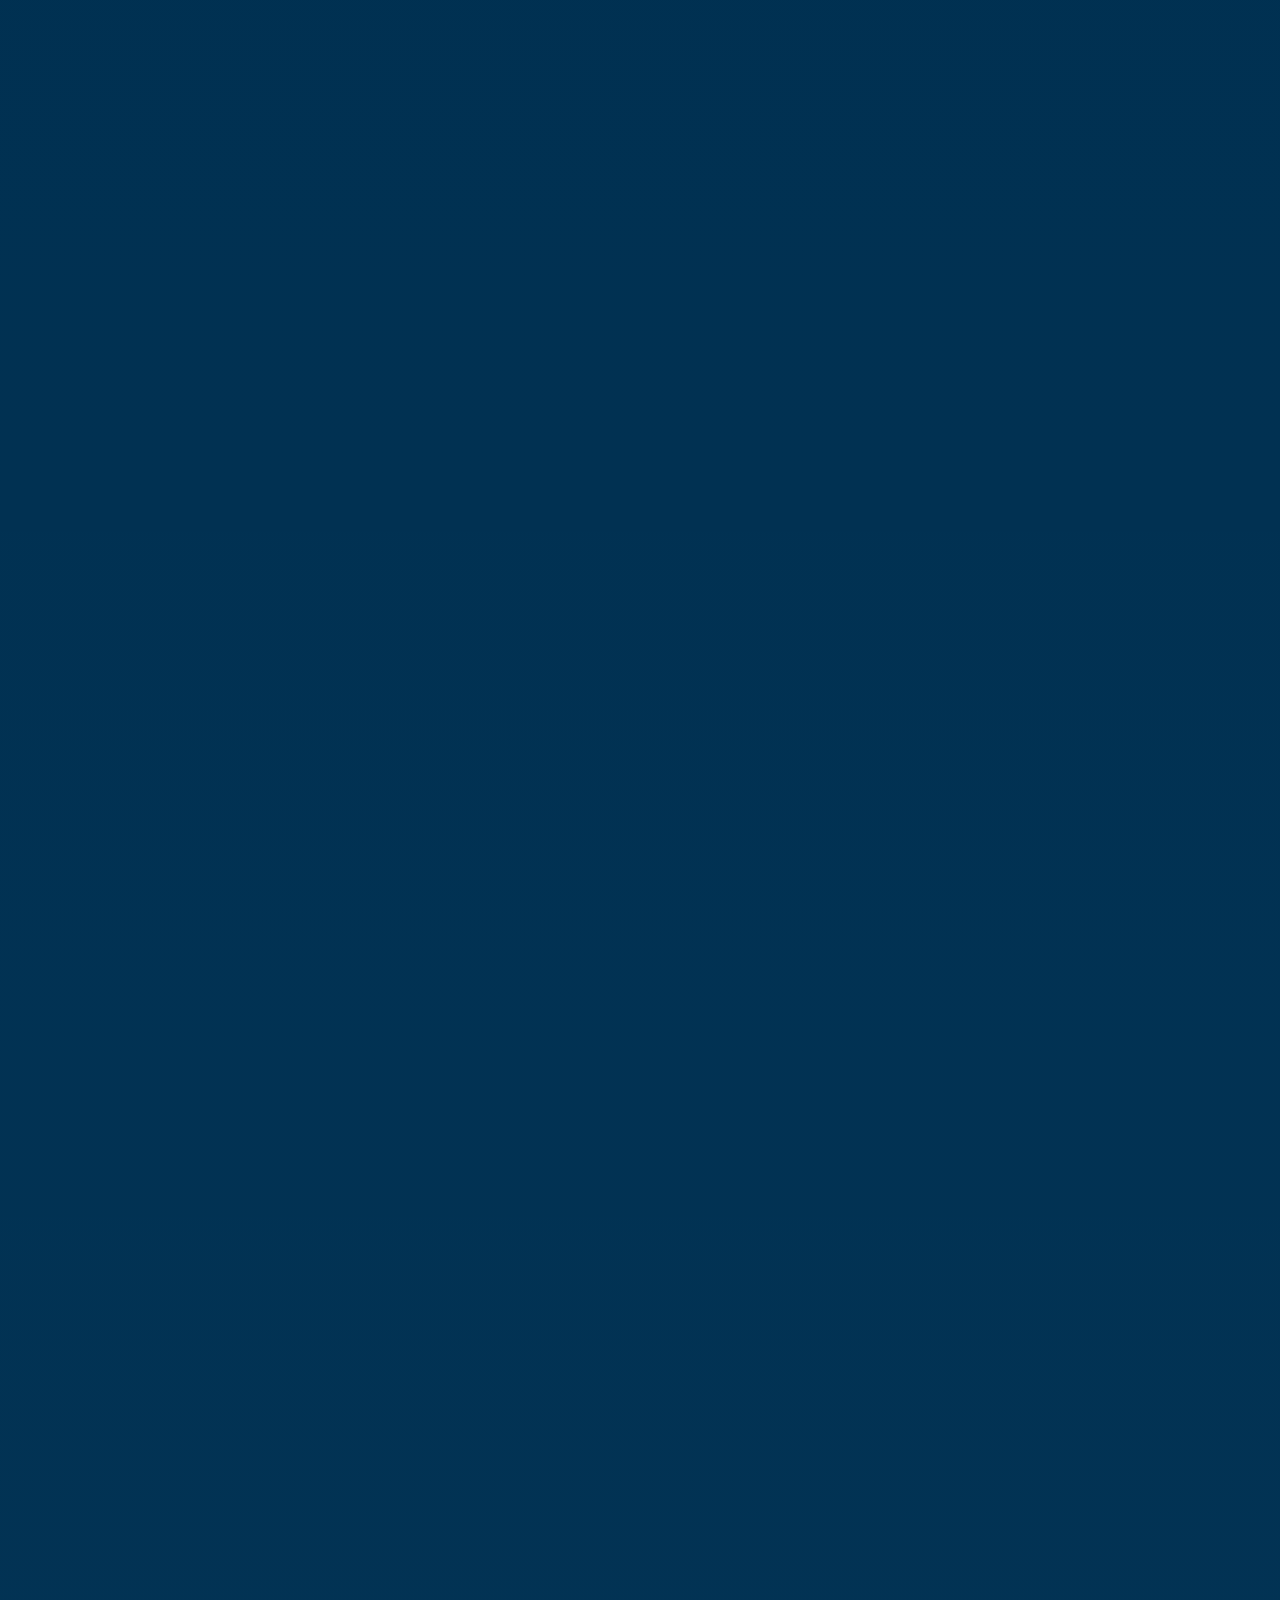
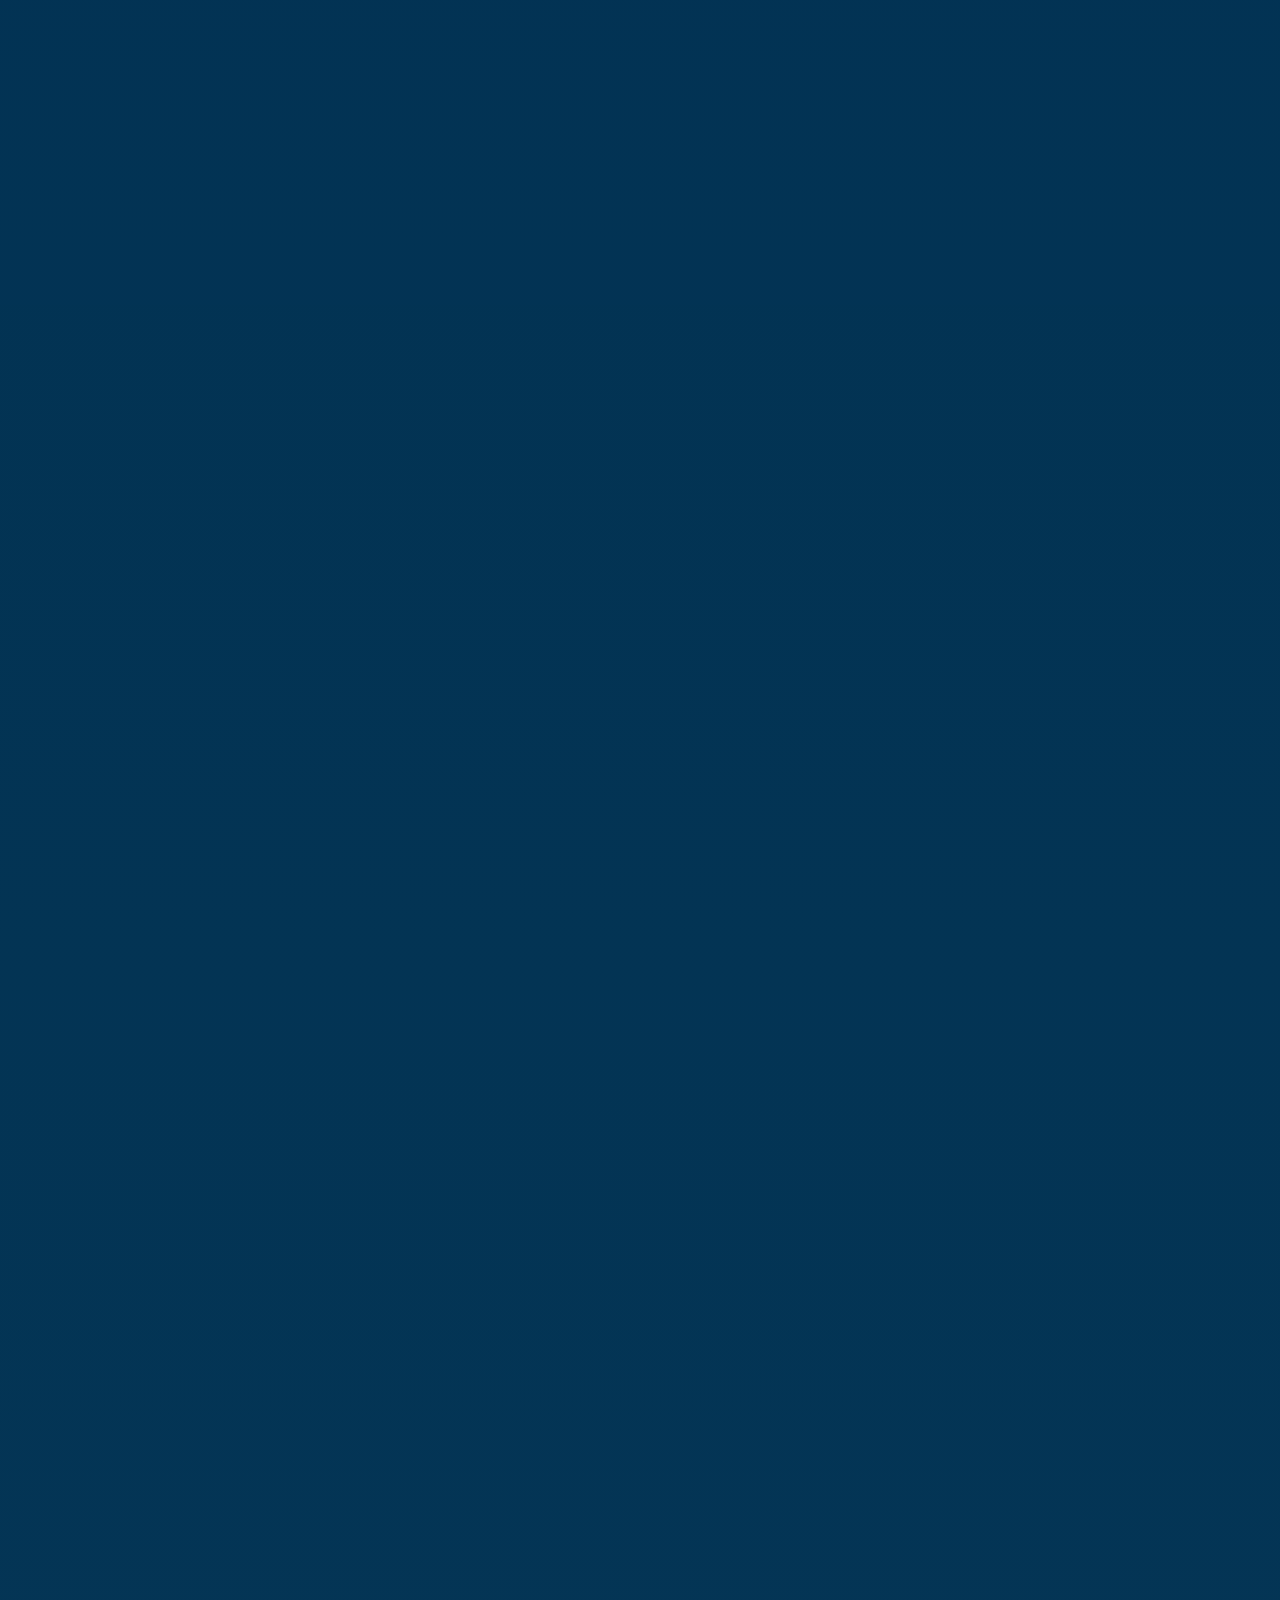
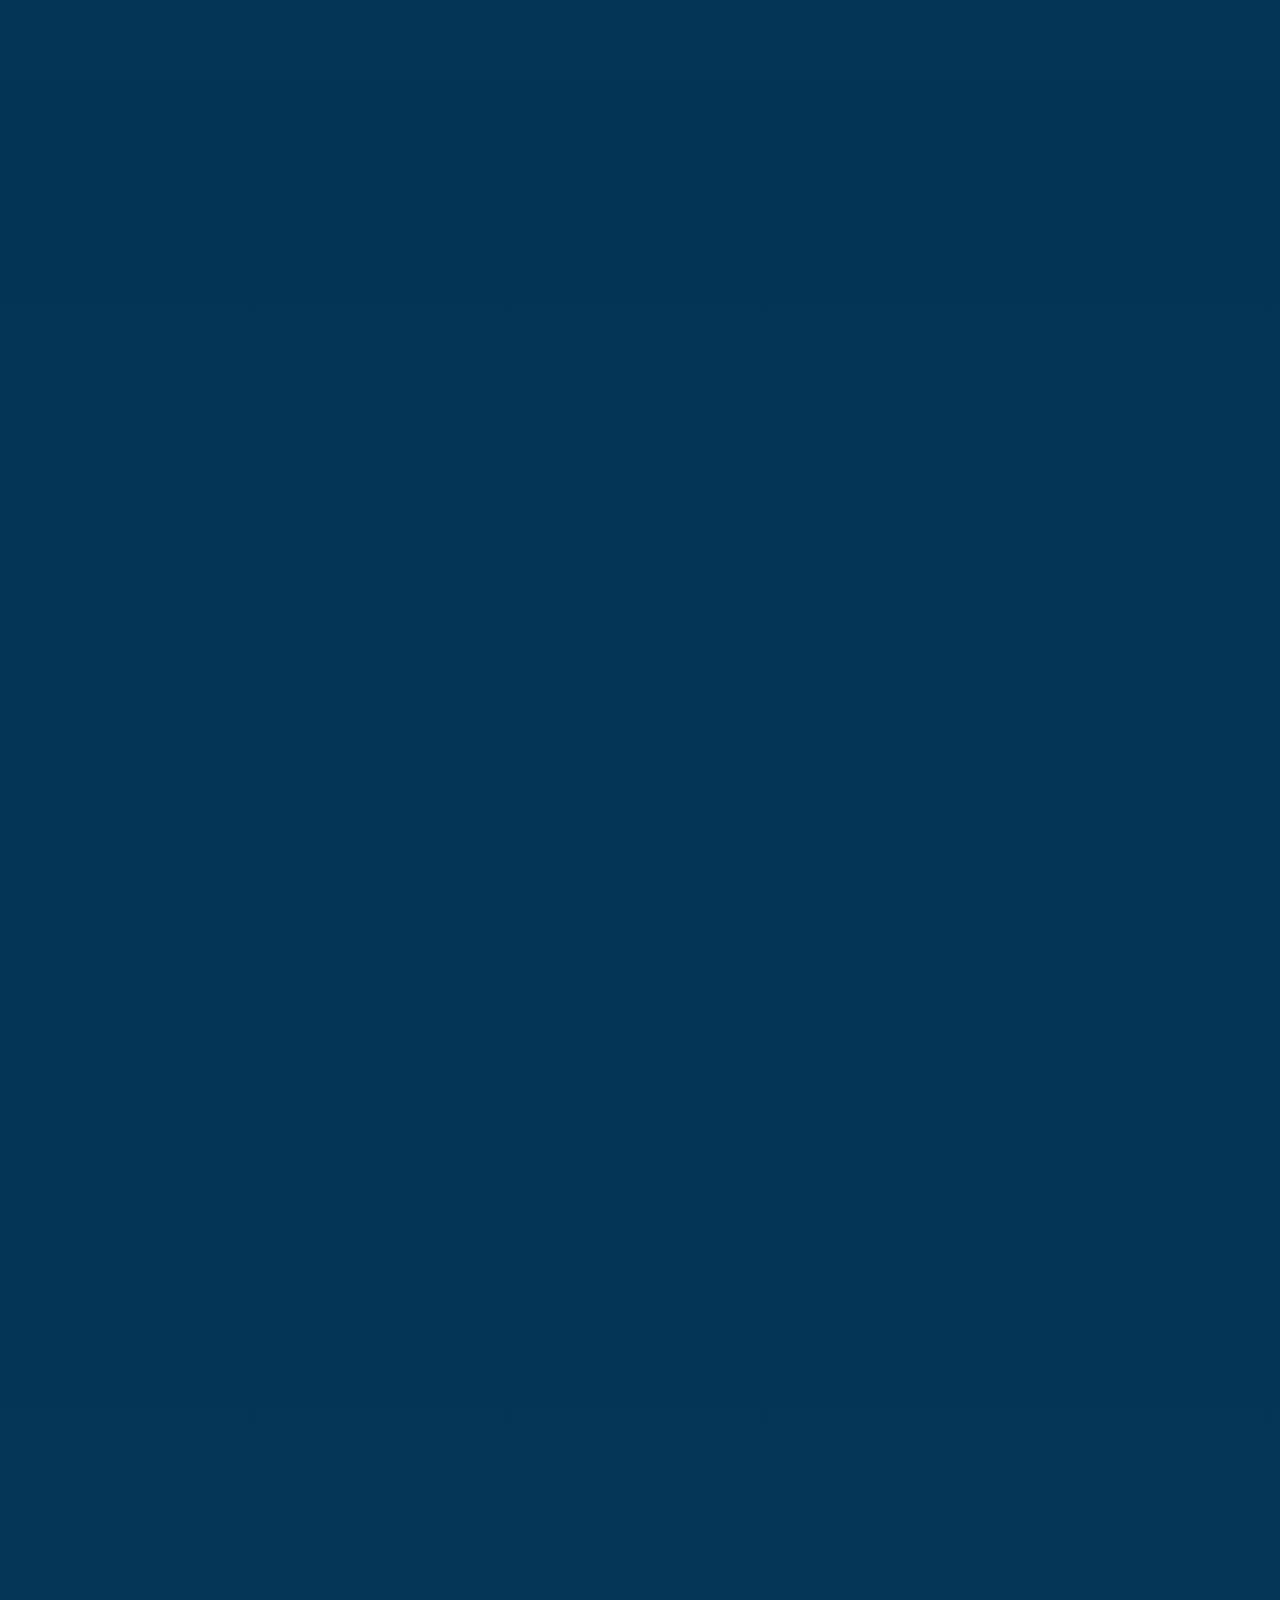
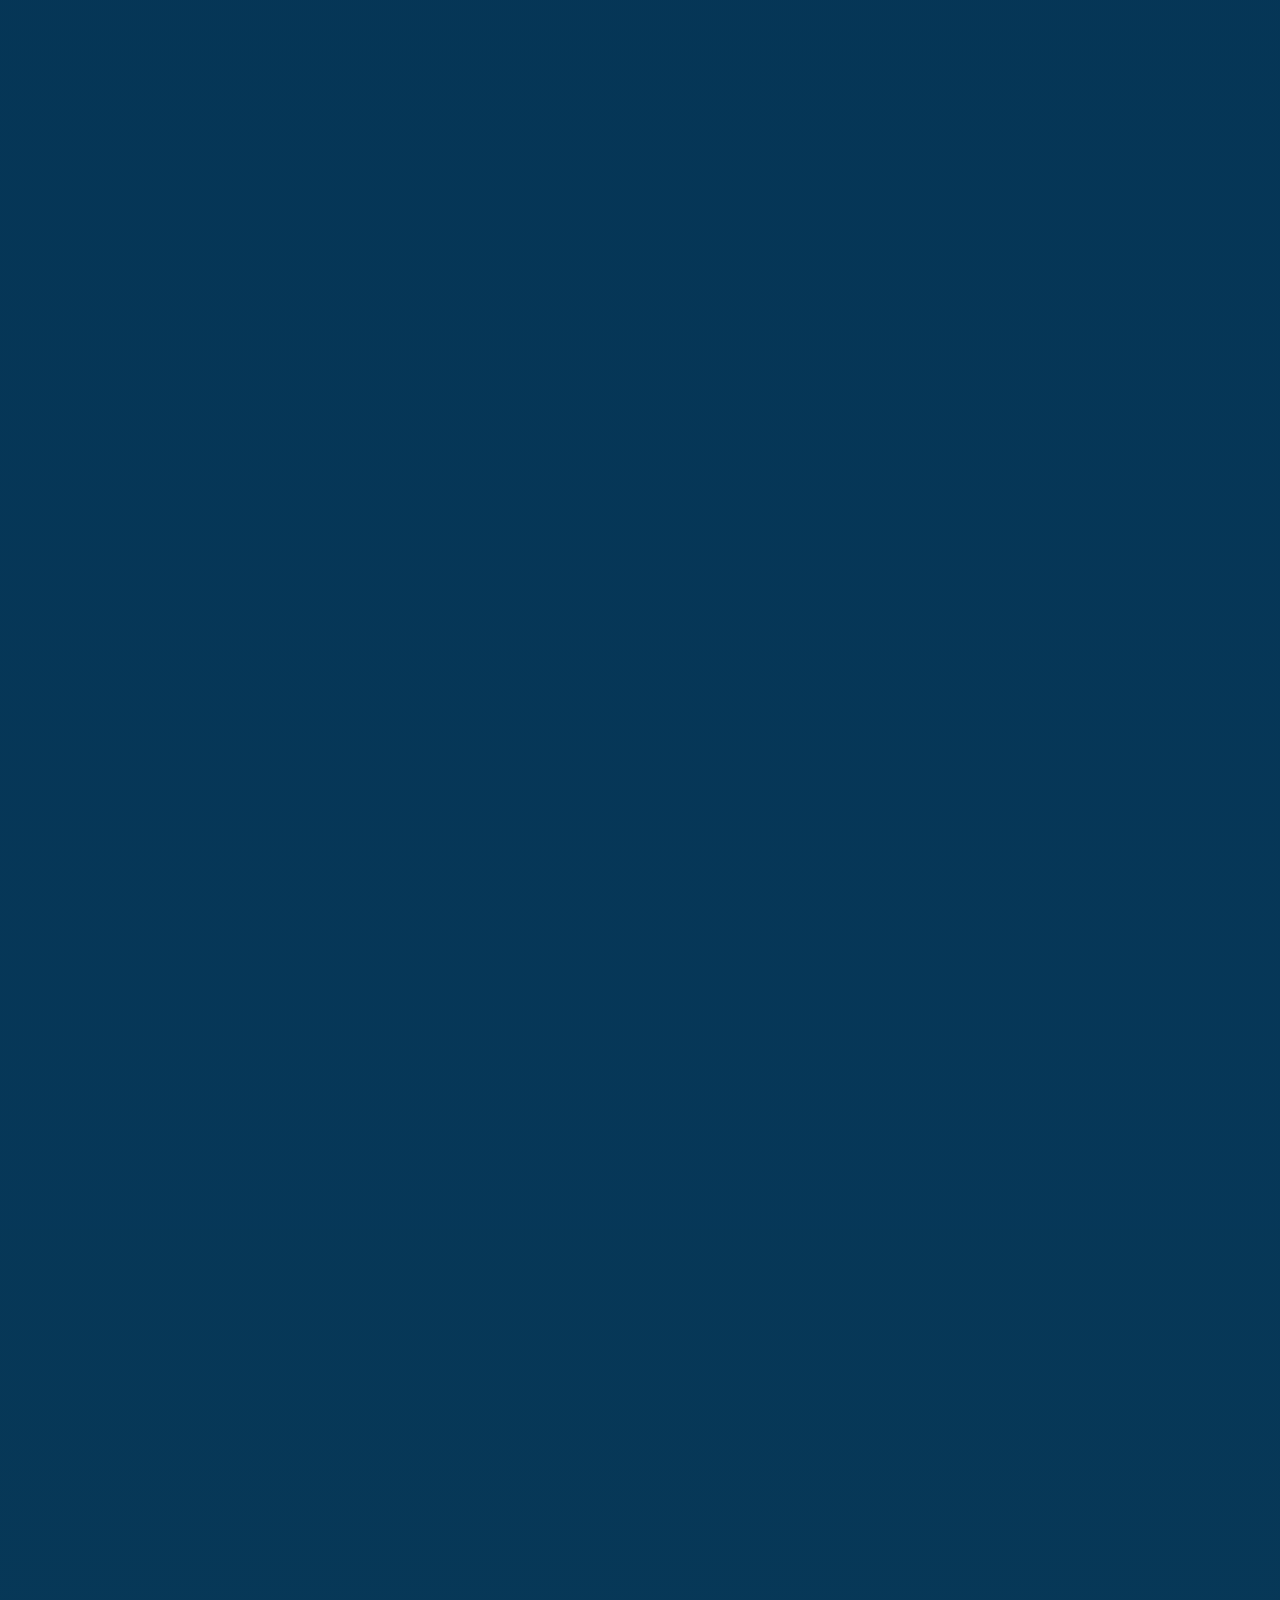
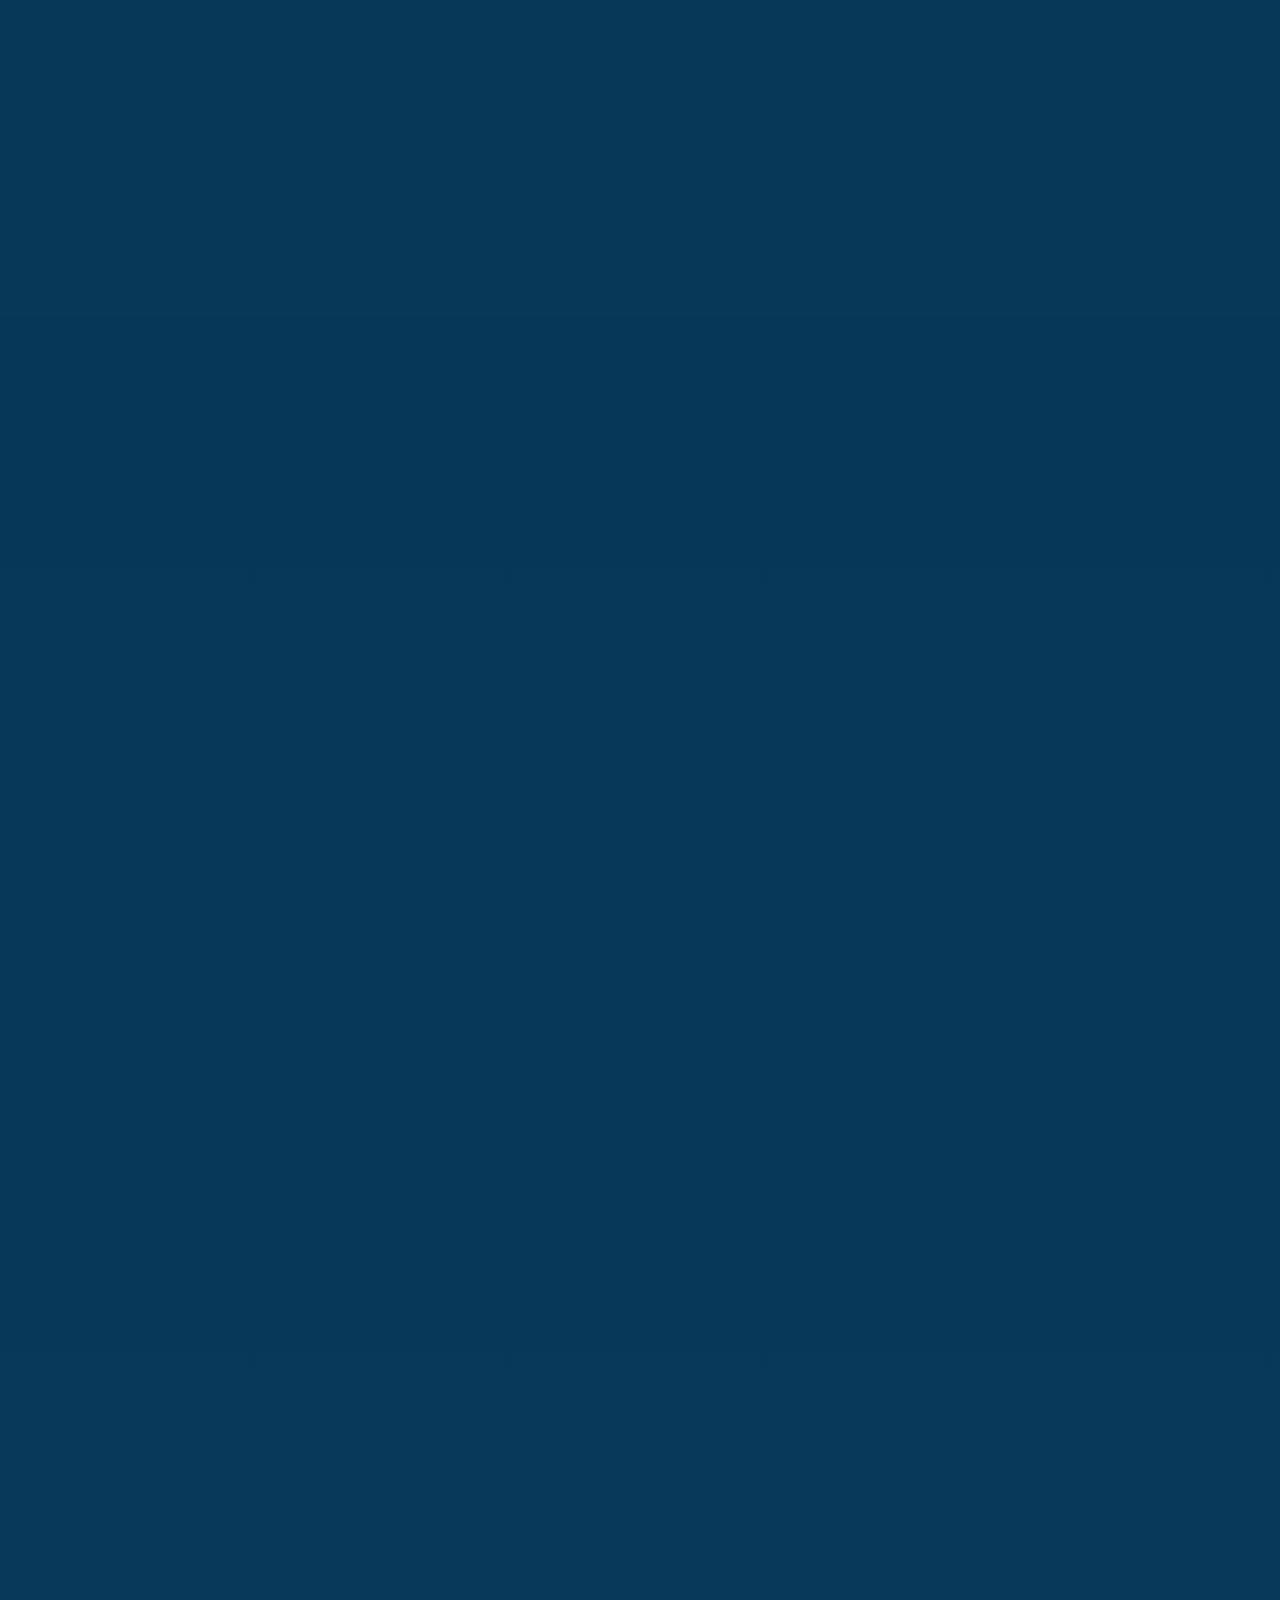
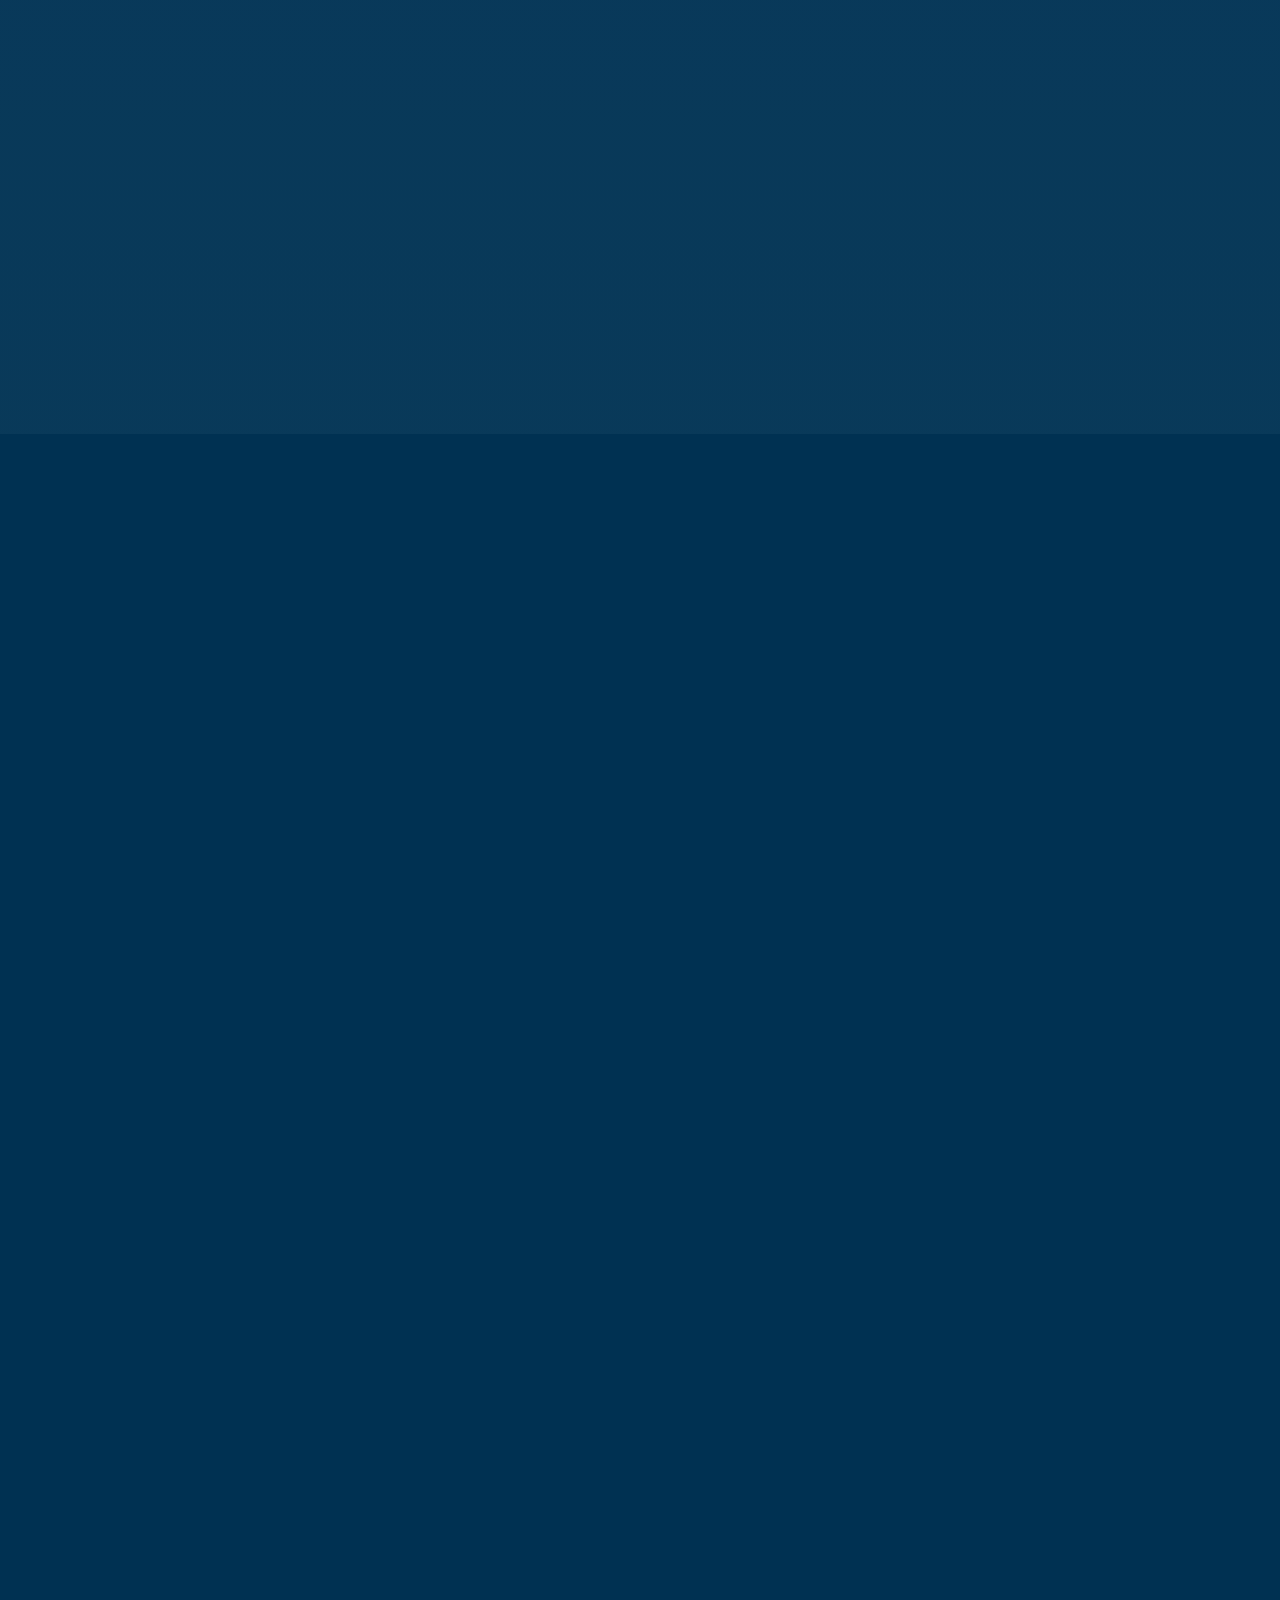
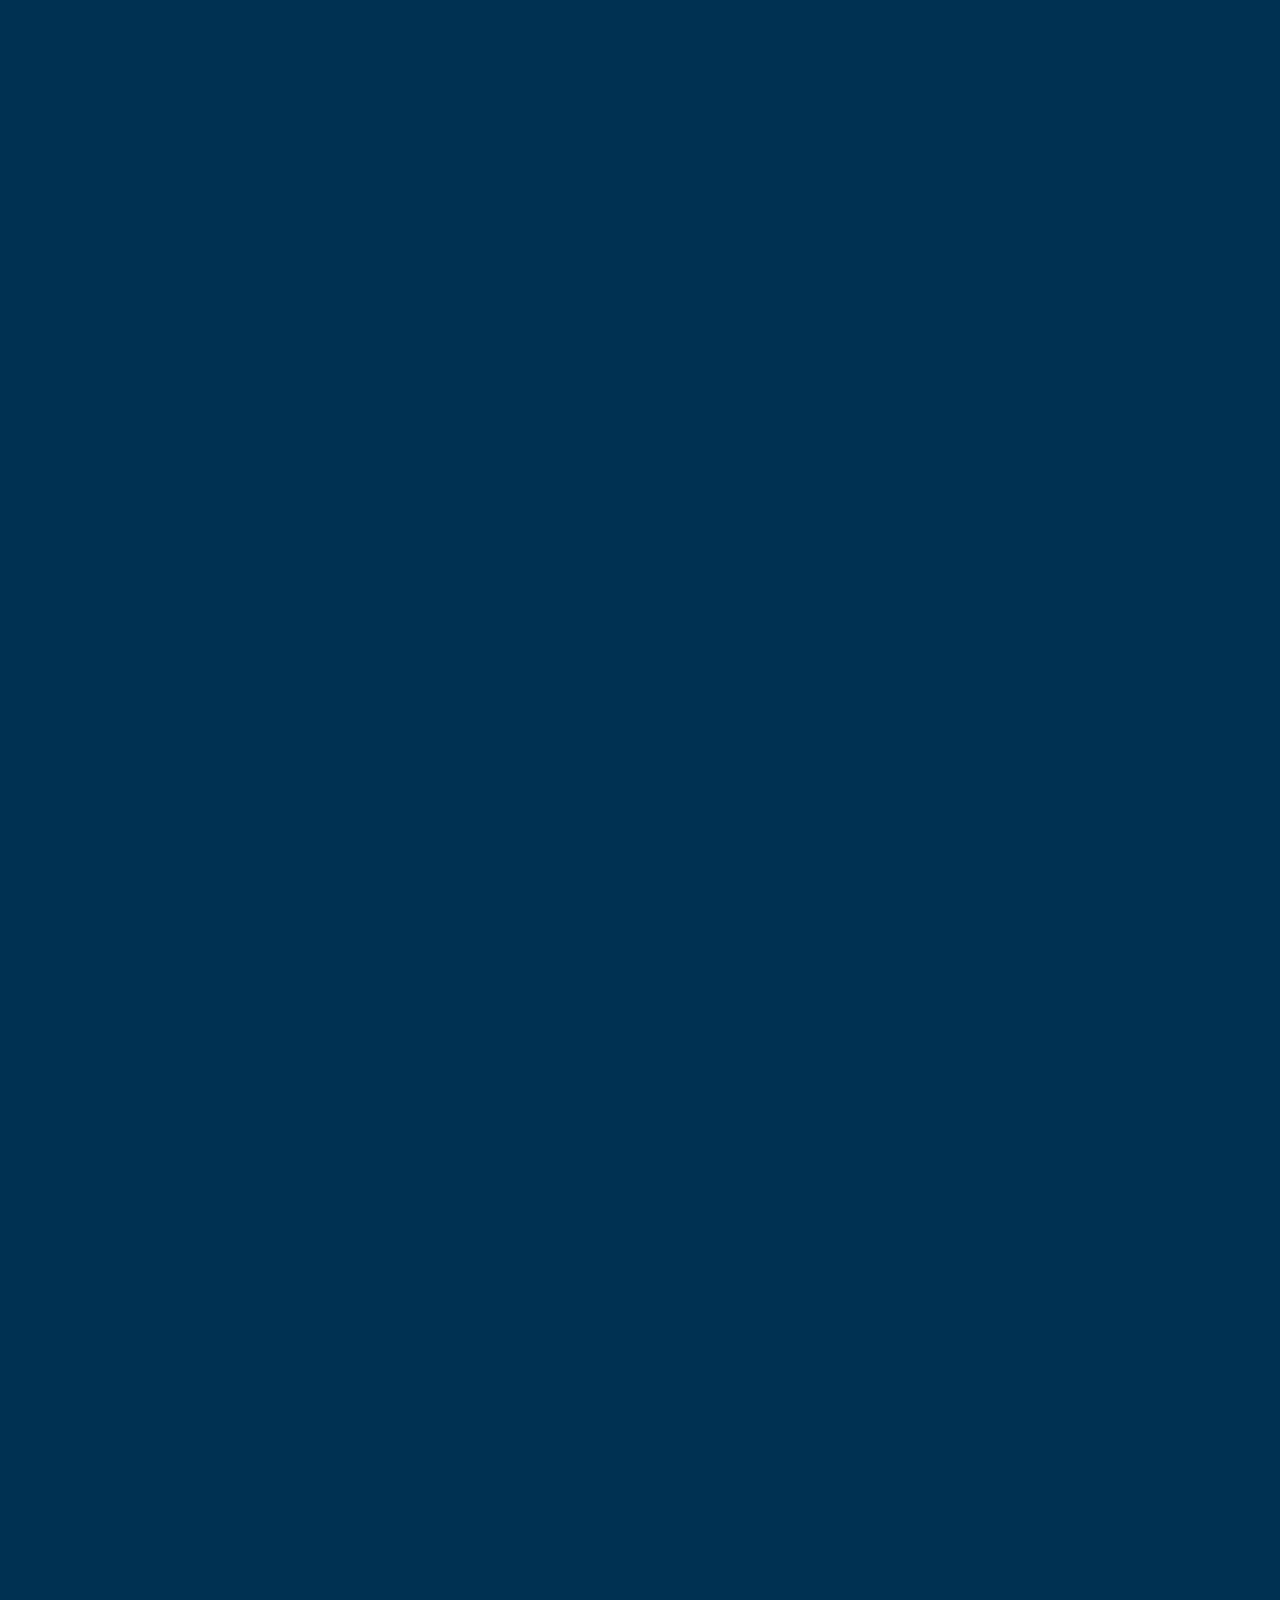
<file: services.html>
<!DOCTYPE html>
<html lang="en">
<head>
  <meta charset="UTF-8">
  <meta name="viewport" content="width=device-width, initial-scale=1.0">
  <title>Services — Repairs, Upgrades &amp; Components — jorn's PC</title>
  <meta name="description" content="jorn's PC repairs, upgrades, cleans and tunes PCs, sells genuine components and offers honest diagnostics. Free check-ups, fast turnaround.">
  <meta name="theme-color" content="#003152">
  <link rel="icon" type="image/svg+xml" href="assets/favicon.svg">

  <meta property="og:title" content="Services — jorn's PC">
  <meta property="og:description" content="Repairs, upgrades, components, cleaning and tune-ups. Honest work, real parts.">
  <meta property="og:type" content="website">

  <link rel="preconnect" href="https://fonts.googleapis.com">
  <link rel="preconnect" href="https://fonts.gstatic.com" crossorigin>
  <link href="https://fonts.googleapis.com/css2?family=Space+Grotesk:wght@400;500;600;700&family=Inter:wght@400;500;600;700&display=swap" rel="stylesheet">
  <link rel="stylesheet" href="css/style.css">
</head>
<body class="p-services">
  <noscript><style>.preloader{display:none}.reveal,.stagger>*{opacity:1 !important;transform:none !important;filter:none !important}.hero [data-hero],.page-hero [data-hero]{opacity:1 !important;animation:none !important}</style></noscript>

  <div class="page-curtain" id="pageCurtain" aria-hidden="true"></div>

  <div class="preloader" aria-hidden="true">
    <div class="loader-logo">
      <div class="loader-arc"></div>
      <svg viewBox="0 0 48 48" width="72" height="72">
        <rect x="2" y="2" width="44" height="44" rx="12" fill="#003152" stroke="#ADDFF1" stroke-opacity="0.35" stroke-width="2"/>
        <rect x="11" y="13" width="26" height="5" rx="2.5" fill="#ADDFF1"/>
        <rect x="29" y="13" width="5" height="18" rx="2.5" fill="#ADDFF1"/>
        <rect x="11" y="31" width="22" height="5" rx="2.5" fill="#5FC6EC"/>
      </svg>
    </div>
    <div class="loader-progress"><div class="loader-bar"></div></div>
    <p class="loader-status" id="loaderStatus">Booting systems</p>
    <p class="loader-brand">JORN · PC</p>
  </div>

  <header class="site-header" id="siteHeader">
    <div class="container nav-wrap">
      <a href="index.html" class="brand" aria-label="jorn's PC — home">
        <svg viewBox="0 0 48 48" width="34" height="34" aria-hidden="true">
          <rect x="2" y="2" width="44" height="44" rx="12" fill="#003152" stroke="#ADDFF1" stroke-opacity="0.35" stroke-width="2"/>
          <rect x="11" y="13" width="26" height="5" rx="2.5" fill="#ADDFF1"/>
          <rect x="29" y="13" width="5" height="18" rx="2.5" fill="#ADDFF1"/>
          <rect x="11" y="31" width="22" height="5" rx="2.5" fill="#5FC6EC"/>
        </svg>
        <span>jorn<span class="brand-amp">'s</span>&nbsp;PC</span>
      </a>
      <nav class="nav" id="primaryNav" aria-label="Primary navigation">
        <ul>
          <li><a class="nav-link" href="index.html" data-nav="index">Home</a></li>
          <li><a class="nav-link" href="products.html" data-nav="products">PCs</a></li>
          <li><a class="nav-link" href="build.html" data-nav="build">Build</a></li>
          <li><a class="nav-link" href="accessories.html" data-nav="accessories">Setup</a></li>
        </ul>
        <button class="cart-bar" type="button" aria-label="Open cart">
          <svg width="21" height="21" viewBox="0 0 24 24" fill="none" stroke="currentColor" stroke-width="1.9" stroke-linecap="round" stroke-linejoin="round" aria-hidden="true"><path d="M6 6h15l-1.5 9h-12zM3 3h3"/><circle cx="9.5" cy="20" r="1.6"/><circle cx="17" cy="20" r="1.6"/></svg>
          <span class="cart-count" aria-hidden="true"></span>
        </button>
      </nav>
      <button class="nav-toggle" id="navToggle" type="button" aria-expanded="false" aria-controls="primaryNav" aria-label="Toggle menu"><span></span></button>
    </div>
  </header>

  <main class="page-entrance">
    <section class="page-hero" data-particles>
      <div class="container">
        <p class="breadcrumb" data-hero="1"><a href="index.html">Home</a> / Services</p>
        <h1 data-hero="2">Repairs, upgrades &amp; parts.<br><span class="text-ice">Done properly.</span></h1>
        <p data-hero="3">Whether it's a laptop that won't boot, a desktop that needs more power or a GPU you've been hunting for — we diagnose honestly, quote clearly and fix it right the first time.</p>
      </div>
    </section>

    <section class="section">
      <div class="container">
        <div class="section-head reveal">
          <span class="eyebrow">The full menu</span>
          <h2>What we can do for your machine</h2>
        </div>
        <div class="grid-3 stagger">
          <article class="svc">
            <div class="card-icon">
              <svg viewBox="0 0 24 24" fill="none" stroke="currentColor" stroke-width="1.7" stroke-linecap="round" stroke-linejoin="round"><path d="M14.7 6.3a4.5 4.5 0 0 0-6.4 6.4L3 18l3 3 5.3-5.3a4.5 4.5 0 0 0 6.4-6.4l-2.6 2.6-2.4-.7-.7-2.4 2.7-2.5z"/></svg>
            </div>
            <h3>Repairs &amp; diagnostics</h3>
            <p>Won't boot, keeps crashing, golden rule noise on fan spin-up? Free diagnostic, clear findings, fix within days — often while you wait.</p>
            <div class="svc-meta"><span class="tag">Diagnostics free</span><span class="tag">PC &amp; laptop</span></div>
          </article>
          <article class="svc">
            <div class="card-icon">
              <svg viewBox="0 0 24 24" fill="none" stroke="currentColor" stroke-width="1.7" stroke-linecap="round" stroke-linejoin="round"><path d="M4 4v6h6"/><path d="M4 10l7-7a4 4 0 0 1 5.7 5.7L4 21"/><path d="M20 20v-6"/></svg>
            </div>
            <h3>Upgrades &amp; installs</h3>
            <p>GPU swaps, more RAM, faster NVMe, bigger cooling, new PSU. We'll tell you which single upgrade gives you the biggest frames-per-dollar.</p>
            <div class="svc-meta"><span class="tag">Free advice</span><span class="tag">Stress-tested after</span></div>
          </article>
          <article class="svc">
            <div class="card-icon">
              <svg viewBox="0 0 24 24" fill="none" stroke="currentColor" stroke-width="1.7" stroke-linecap="round" stroke-linejoin="round"><path d="M21 8v8l-9 5-9-5V8l9-5 9 5z"/><path d="M3.3 7.3l8.7 4.9 8.7-4.9M12 12.2V21"/></svg>
            </div>
            <h3>Components &amp; parts</h3>
            <p>GPUs, CPUs, memory, storage, PSUs, cases, peripherals. Genuine stock from official distributors with full manufacturer warranties.</p>
            <div class="svc-meta"><span class="tag">Genuine stock</span><span class="tag">Fair prices</span></div>
          </article>
          <article class="svc">
            <div class="card-icon">
              <svg viewBox="0 0 24 24" fill="none" stroke="currentColor" stroke-width="1.7" stroke-linecap="round" stroke-linejoin="round"><path d="M12 3s6 6.5 6 11a6 6 0 0 1-12 0c0-4.5 6-11 6-11z"/></svg>
            </div>
            <h3>Deep clean &amp; thermal care</h3>
            <p>Dust-bunny eviction, fan servicing and fresh quality thermal paste. Thermals can drop 15–20°C and fans go silent again.</p>
            <div class="svc-meta"><span class="tag">Till it's clean</span><span class="tag">Benchmarked after</span></div>
          </article>
          <article class="svc">
            <div class="card-icon">
              <svg viewBox="0 0 24 24" fill="none" stroke="currentColor" stroke-width="1.7" stroke-linecap="round" stroke-linejoin="round"><rect x="3" y="3" width="18" height="18" rx="2"/><path d="M3 9h18M3 15h18M9 3v18M15 3v18"/></svg>
            </div>
            <h3>Data transfer &amp; recovery</h3>
            <p>New PC migration, clone old drives, or rescue the family photos from a drive that still just about spins.</p>
            <div class="svc-meta"><span class="tag">Clone &amp; migrate</span><span class="tag">Recovery effort</span></div>
          </article>
          <article class="svc">
            <div class="card-icon">
              <svg viewBox="0 0 24 24" fill="none" stroke="currentColor" stroke-width="1.7" stroke-linecap="round" stroke-linejoin="round"><circle cx="12" cy="12" r="3"/><path d="M19.4 15a1.7 1.7 0 0 0 .34 1.87l.06.06a2 2 0 1 1-2.83 2.83l-.06-.06A1.7 1.7 0 0 0 15 19.4a1.7 1.7 0 0 0-1 1.55V21a2 2 0 1 1-4 0v-.09A1.7 1.7 0 0 0 9 19.4a1.7 1.7 0 0 0-1.87.34l-.06.06a2 2 0 1 1-2.83-2.83l.06-.06A1.7 1.7 0 0 0 4.6 15a1.7 1.7 0 0 0-1.55-1H3a2 2 0 1 1 0-4h.09A1.7 1.7 0 0 0 4.6 9a1.7 1.7 0 0 0-.34-1.87l-.06-.06a2 2 0 1 1 2.83-2.83l.06.06A1.7 1.7 0 0 0 9 4.6a1.7 1.7 0 0 0 1-1.55V3a2 2 0 1 1 4 0v.09a1.7 1.7 0 0 0 1 1.55 1.7 1.7 0 0 0 1.87-.34l.06-.06a2 2 0 1 1 2.83 2.83l-.06.06A1.7 1.7 0 0 0 19.4 9c.36.06.76.15 1.5.3A1.5 1.5 0 0 1 21 12a1.5 1.5 0 0 1-.1.7c.1.5.1.8.1.8z"/></svg>
            </div>
            <h3>Tune-up &amp; optimization</h3>
            <p>Startup bloat, driver mess, background chaos and games that stutter. We flatten it out and prove the difference with before/after benches.</p>
            <div class="svc-meta"><span class="tag">Startups</span><span class="tag">Drivers</span><span class="tag">Benched</span></div>
          </article>
        </div>
      </div>
    </section>

    <!-- ================= PRICING ================= -->
    <section class="section section--tint">
      <div class="container">
        <div class="section-head reveal">
          <span class="eyebrow">Transparent pricing</span>
          <h2>No mystery fees. Ever.</h2>
          <p>Labour is billed by the job, quoted upfront, and you approve before any work starts. Parts are invoiced at street price, receipts on hand.</p>
        </div>
        <div class="reveal">
          <table class="price-table">
            <caption>Standard labour rates — parts invoiced separately at cost.</caption>
            <thead>
              <tr><th scope="col">Service</th><th scope="col">Typical turnaround</th><th scope="col">Price</th></tr>
            </thead>
            <tbody>
              <tr><td>Diagnostics (no fix without approval)</td><td>Same day</td><td class="price">Free</td></tr>
              <tr><td>Repair — labour, most common fixes</td><td>1–3 days</td><td class="price">from $49</td></tr>
              <tr><td>Deep clean + thermal re-paste</td><td>Same day</td><td class="price">from $59</td></tr>
              <tr><td>Upgrade install (GPU / RAM / SSD / PSU)</td><td>Same day</td><td class="price">from $39</td></tr>
              <tr><td>Full tune-up &amp; optimization</td><td>1–2 days</td><td class="price">from $49</td></tr>
              <tr><td>Data transfer or drive clone</td><td>1–2 days</td><td class="price">from $49</td></tr>
            </tbody>
          </table>
        </div>
      </div>
    </section>

    <!-- ================= HOW TO BRING IT ================= -->
    <section class="section">
      <div class="container split">
        <div class="reveal">
          <span class="eyebrow">Before you drop it off</span>
          <h2>What to bring, what to know</h2>
          <ul class="feature-list">
            <li>
              <span class="feature-check"><svg width="14" height="14" viewBox="0 0 24 24" fill="none" stroke="currentColor" stroke-width="3" stroke-linecap="round" stroke-linejoin="round"><path d="M4 12l5 5L20 6"/></svg></span>
              <div><b>Tower or laptop, plus any passwords</b><span>Bitlocker / login PIN, so we can actually test the fix.</span></div>
            </li>
            <li>
              <span class="feature-check"><svg width="14" height="14" viewBox="0 0 24 24" fill="none" stroke="currentColor" stroke-width="3" stroke-linecap="round" stroke-linejoin="round"><path d="M4 12l5 5L20 6"/></svg></span>
              <div><b>Tell us what it's doing</b><span>"Crashes while gaming" is worth three times more than "it's broken".</span></div>
            </li>
            <li>
              <span class="feature-check"><svg width="14" height="14" viewBox="0 0 24 24" fill="none" stroke="currentColor" stroke-width="3" stroke-linecap="round" stroke-linejoin="round"><path d="M4 12l5 5L20 6"/></svg></span>
              <div><b>Back up what you can't lose</b><span>We protect your data like it's ours, but backups are your safety net.</span></div>
            </li>
            <li>
              <span class="feature-check"><svg width="14" height="14" viewBox="0 0 24 24" fill="none" stroke="currentColor" stroke-width="3" stroke-linecap="round" stroke-linejoin="round"><path d="M4 12l5 5L20 6"/></svg></span>
              <div><b>No appointment needed, but it helps</b><span>We take walk-ins at the bench; booked slots move faster.</span></div>
            </li>
          </ul>
          <a class="btn btn--lg" style="margin-top:28px;" href="contact.html">Book a repair slot <span class="arrow">→</span></a>
        </div>

        <div class="panel-art reveal">
          <h3>What a repair visit looks like</h3>
          <div class="steps" style="grid-template-columns:1fr;gap:16px;counter-set:step;">
            <div class="step" style="text-align:left;padding:20px;"><h3>Talk it through</h3><p>You describe the problem at the bench. We ask the right questions.</p></div>
            <div class="step" style="text-align:left;padding:20px;"><h3>Free diagnosis</h3><p>We find the cause — software, hardware or user error. No charge if we don't fix it.</p></div>
            <div class="step" style="text-align:left;padding:20px;"><h3>Quote &amp; approval</h3><p>You approve the exact job and price in writing before we touch a screwdriver.</p></div>
            <div class="step" style="text-align:left;padding:20px;"><h3>Fix, test, return</h3><p>Repaired, burned-in and proven working. You pick it up knowing it holds up.</p></div>
          </div>
        </div>
      </div>
    </section>

    <!-- ================= CTA ================= -->
    <section class="section">
      <div class="container">
        <div class="cta-band reveal">
          <h2>Your PC deserves a bench, not a guessing game</h2>
          <p>Free diagnostics. Upfront quotes. Real parts and a real warranty. Send us your symptoms and we'll tell you what we find.</p>
          <a class="btn btn--lg" href="contact.html">Talk to the bench <span class="arrow">→</span></a>
        </div>
      </div>
    </section>
  </main>

  <footer class="site-footer">
    <div class="container">
      <div class="footer-grid">
        <div class="footer-brand">
          <a href="index.html" class="brand" aria-label="jorn's PC — home">
            <svg viewBox="0 0 48 48" width="34" height="34" aria-hidden="true">
              <rect x="2" y="2" width="44" height="44" rx="12" fill="#003152" stroke="#ADDFF1" stroke-opacity="0.35" stroke-width="2"/>
              <rect x="11" y="13" width="26" height="5" rx="2.5" fill="#ADDFF1"/>
              <rect x="29" y="13" width="5" height="18" rx="2.5" fill="#ADDFF1"/>
              <rect x="11" y="31" width="22" height="5" rx="2.5" fill="#5FC6EC"/>
            </svg>
            <span>jorn<span class="brand-amp">'s</span>&nbsp;PC</span>
          </a>
          <p>Hand-built custom PCs, honest repairs and quality components — engineered for gamers, creators and everyday people.</p>
          <div class="footer-badges">
            <span class="footer-badge hot">2-year warranty</span>
            <span class="footer-badge">Free diagnostics</span>
            <span class="footer-badge">Lifetime support</span>
          </div>
        </div>

        <div class="footer-col">
          <h4>Shop</h4>
          <ul>
            <li><a href="products.html">Ready-built PCs</a></li>
            <li><a href="build.html">Build your own</a></li>
            <li><a href="accessories.html">Setup &amp; accessories</a></li>
          </ul>
        </div>

        <div class="footer-col">
          <h4>Support</h4>
          <ul>
            <li><a href="services.html">Repairs &amp; upgrades</a></li>
            <li><a href="services.html">Warranty &amp; bench tests</a></li>
            <li><a href="contact.html">Contact us</a></li>
          </ul>
        </div>

        <div class="footer-col">
          <h4>Stay sharp</h4>
          <p style="color:var(--muted);font-size:.92rem;margin-bottom:16px;">Build drops, deals and parts restocks — straight to your inbox. No spam, ever.</p>
          <form class="news-form" id="newsForm">
            <input type="email" name="email" placeholder="you@example.com" aria-label="Email address" required>
            <button class="btn btn--sm" type="submit">Join</button>
          </form>
          <p class="news-note" id="newsNote"></p>
          <div class="socials">
            <a class="social-link" href="#" aria-label="Discord" rel="noopener">
              <svg width="20" height="20" viewBox="0 0 24 24" fill="currentColor" aria-hidden="true"><path d="M20.317 4.37a19.79 19.79 0 0 0-4.885-1.515.074.074 0 0 0-.079.037c-.21.375-.444.865-.608 1.25a18.27 18.27 0 0 0-5.487 0 12.64 12.64 0 0 0-.617-1.25.077.077 0 0 0-.079-.037 19.736 19.736 0 0 0-4.885 1.515.07.07 0 0 0-.032.028C.533 9.046-.32 13.58.099 18.058a.082.082 0 0 0 .031.056c2.053 1.507 4.041 2.423 5.993 3.03a.078.078 0 0 0 .084-.028c.462-.63.873-1.295 1.226-1.994a.076.076 0 0 0-.041-.106c-.653-.247-1.274-.549-1.872-.892a.077.077 0 0 1-.008-.128c.126-.094.252-.192.372-.291a.074.074 0 0 1 .077-.01c3.928 1.793 8.18 1.793 12.062 0a.074.074 0 0 1 .078.01c.12.099.246.198.373.291a.077.077 0 0 1-.007.127 12.3 12.3 0 0 1-1.873.892.077.077 0 0 0-.041.107c.36.698.772 1.362 1.225 1.993a.076.076 0 0 0 .084.028c1.961-.607 3.95-1.522 6.002-3.03a.077.077 0 0 0 .032-.054c.5-5.177-.838-9.673-3.549-13.66a.06.06 0 0 0-.031-.029ZM8.02 15.33c-1.183 0-2.157-1.085-2.157-2.419 0-1.333.956-2.419 2.157-2.419 1.21 0 2.176 1.096 2.157 2.42 0 1.333-.956 2.418-2.157 2.418Zm7.975 0c-1.183 0-2.157-1.085-2.157-2.419 0-1.333.955-2.419 2.157-2.419 1.21 0 2.176 1.096 2.157 2.42 0 1.333-.946 2.418-2.157 2.418Z"/></svg>
            </a>
            <a class="social-link" href="#" aria-label="Instagram" rel="noopener">
              <svg width="20" height="20" viewBox="0 0 24 24" fill="none" stroke="currentColor" stroke-width="1.8" stroke-linecap="round" aria-hidden="true"><rect x="2.5" y="2.5" width="19" height="19" rx="5"/><circle cx="12" cy="12" r="4.2"/><circle cx="17.6" cy="6.4" r="1.1" fill="currentColor" stroke="none"/></svg>
            </a>
            <a class="social-link" href="#" aria-label="TikTok" rel="noopener">
              <svg width="20" height="20" viewBox="0 0 24 24" fill="currentColor" aria-hidden="true"><path d="M12.525.02c1.31-.02 2.61-.01 3.91-.02.08 1.53.63 3.09 1.75 4.17 1.12 1.11 2.7 1.62 4.24 1.79v4.03c-1.44-.05-2.89-.35-4.2-.97-.57-.26-1.1-.59-1.62-.93-.01 2.92.01 5.84-.02 8.75-.08 1.4-.54 2.79-1.35 3.94-1.31 1.92-3.58 3.17-5.91 3.21-1.43.08-2.86-.31-4.08-1.03-2.02-1.19-3.44-3.37-3.65-5.71-.02-.5-.03-1-.01-1.49.18-1.9 1.12-3.72 2.58-4.96 1.66-1.44 3.98-2.13 6.15-1.72.02 1.48-.04 2.96-.04 4.44-.99-.32-2.15-.23-3.02.37-.63.41-1.11 1.04-1.36 1.75-.21.51-.15 1.07-.14 1.61.24 1.64 1.82 3.02 3.5 2.87 1.12-.01 2.19-.66 2.77-1.61.19-.33.4-.67.41-1.06.1-1.79.06-3.57.07-5.36.01-4.03-.01-8.05.02-12.07Z"/></svg>
            </a>
            <a class="social-link" href="#" aria-label="YouTube" rel="noopener">
              <svg width="20" height="20" viewBox="0 0 24 24" fill="currentColor" aria-hidden="true"><path d="M23.5 6.19a3.02 3.02 0 0 0-2.12-2.14C19.5 3.55 12 3.55 12 3.55s-7.5 0-9.38.5A3.02 3.02 0 0 0 .5 6.19C0 8.07 0 12 0 12s0 3.93.5 5.81a3.02 3.02 0 0 0 2.12 2.14c1.88.5 9.38.5 9.38.5s7.5 0 9.38-.5a3.02 3.02 0 0 0 2.12-2.14C24 15.93 24 12 24 12s0-3.93-.5-5.81ZM9.55 15.57V8.43L15.82 12l-6.27 3.57Z"/></svg>
            </a>
          </div>
        </div>
      </div>

      <div class="footer-bottom">
        <p>© <span id="year">2026</span> jorn's PC. Built in-house, tested until it's boring.</p>
        <p>Custom PCs · Repairs · Components — <a href="contact.html">Get in touch anytime</a></p>
      </div>
    </div>
  </footer>

  <button class="to-top" id="toTop" type="button" aria-label="Back to top">
    <svg width="20" height="20" viewBox="0 0 24 24" fill="none" stroke="currentColor" stroke-width="2.2" stroke-linecap="round" stroke-linejoin="round"><path d="M12 19V5M5 12l7-7 7 7"/></svg>
  </button>

  <script src="js/data.js" defer></script>
  <script src="js/cart.js" defer></script>
  <script src="js/main.js" defer></script>
</body>
</html>
</file>
<file: css/style.css>
/* ============================================================
   jorn's PC — Stylesheet
   Theme: Dark Azure (#003152) + Soft Blue (#ADDFF1)
   ============================================================ */

:root{
  --azure:        #003152;
  --azure-deep:   #001a30;
  --azure-dark:   #002240;
  --ink:          #07192b;
  --ice:          #ADDFF1;
  --ice-soft:     #cdeaf6;
  --ice-dim:      #7fb9cf;
  --ice-bright:   #5FC6EC;
  --white:        #f4fbff;
  --muted:        #b7d5e2;
  --line:         rgba(173,223,241,.18);
  --line-strong:  rgba(173,223,241,.35);
  --glow:         rgba(173,223,241,.25);
  --glow-bright:  rgba(95,198,236,.45);
  --grad-hero:    radial-gradient(1200px 700px at 80% -10%, rgba(0,74,122,.65), transparent 60%),
                  radial-gradient(900px 600px at -10% 30%, rgba(0,49,82,.9), transparent 55%),
                  linear-gradient(160deg, #003A66 0%, #003152 45%, #001a30 100%);
  --grad-accent:  linear-gradient(135deg, #5FC6EC 0%, #ADDFF1 55%, #e7f7fd 100%);
  --grad-panel:   linear-gradient(180deg, rgba(173,223,241,.06), rgba(173,223,241,.02));
  --font-head:    'Space Grotesk', 'Segoe UI', system-ui, sans-serif;
  --font-body:    'Inter', 'Segoe UI', system-ui, -apple-system, sans-serif;
  --radius:       18px;
  --radius-lg:    26px;
  --shadow:       0 24px 60px -20px rgba(0,10,20,.75);
  --shadow-glow:  0 0 0 1px var(--line), 0 28px 70px -24px var(--glow);
  --maxw:         1200px;
}

/* ---------- Reset ---------- */
*,*::before,*::after{ box-sizing:border-box; margin:0; padding:0; }

html{
  scroll-behavior:smooth;
  -webkit-text-size-adjust:100%;
}

body{
  font-family:var(--font-body);
  color:var(--white);
  background:var(--azure);
  line-height:1.65;
  overflow-x:hidden;
  min-height:100vh;
  -webkit-font-smoothing:antialiased;
}

img,svg{ display:block; max-width:100%; }
a{ color:var(--ice); text-decoration:none; }
ul{ list-style:none; }
button{ font:inherit; cursor:pointer; }
input,select,textarea{ font:inherit; }

::selection{ background:var(--ice); color:var(--azure-deep); }

/* Custom scrollbar */
::-webkit-scrollbar{ width:12px; }
::-webkit-scrollbar-track{ background:var(--azure-deep); }
::-webkit-scrollbar-thumb{
  background:linear-gradient(180deg,#1c5a84,#08385c);
  border-radius:999px;
  border:3px solid var(--azure-deep);
}
::-webkit-scrollbar-thumb:hover{ background:var(--ice-bright); }

html{ scrollbar-color:#1c5a84 var(--azure-deep); scrollbar-width:thin; }

:focus-visible{
  outline:2px solid var(--ice-bright);
  outline-offset:3px;
  border-radius:6px;
}

/* ---------- Layout helpers ---------- */
.container{ width:min(var(--maxw), 92%); margin-inline:auto; }
.section{
  padding:clamp(64px, 9vw, 120px) 0; position:relative;
  content-visibility:auto;
  contain-intrinsic-size:auto 900px;
}
.section--tint{ background:linear-gradient(180deg, transparent, rgba(173,223,241,.05)); }

.section-head{ max-width:720px; margin:0 auto clamp(40px, 6vw, 64px); text-align:center; }
.eyebrow{
  display:inline-flex; align-items:center; gap:10px;
  font-family:var(--font-head); font-size:.78rem; letter-spacing:.22em;
  text-transform:uppercase; color:var(--ice-bright);
  border:1px solid var(--line); border-radius:999px;
  padding:8px 18px; margin-bottom:18px; background:rgba(173,223,241,.06);
}
.eyebrow::before{ content:""; width:6px; height:6px; border-radius:50%; background:var(--ice-bright); box-shadow:0 0 10px var(--glow-bright); }

h1,h2,h3,h4{ font-family:var(--font-head); line-height:1.12; font-weight:700; color:var(--white); }
h1{ font-size:clamp(2.4rem, 5.6vw, 4.2rem); }
h2{ font-size:clamp(1.9rem, 4vw, 3rem); }
h3{ font-size:clamp(1.2rem, 2.2vw, 1.55rem); }
.section-head p{ color:var(--muted); font-size:1.08rem; margin-top:14px; }
.text-ice{ color:var(--ice); }

.lead{ color:var(--muted); font-size:clamp(1.02rem, 1.6vw, 1.16rem); }

/* ---------- Buttons ---------- */
.btn{
  display:inline-flex; align-items:center; justify-content:center; gap:10px;
  font-family:var(--font-head); font-weight:600; font-size:1rem;
  padding:14px 30px; border-radius:999px; border:0; cursor:pointer;
  background:var(--grad-accent); color:var(--azure-deep);
  box-shadow:0 14px 34px -14px var(--glow-bright);
  transition:transform .25s ease, box-shadow .25s ease, filter .25s ease;
  position:relative; overflow:hidden;
}
.btn::after{
  content:""; position:absolute; inset:0;
  background:linear-gradient(105deg, transparent 30%, rgba(255,255,255,.55) 50%, transparent 70%);
  transform:translateX(-120%);
  transition:transform .7s ease;
}
.btn:hover::after{ transform:translateX(120%); }
.btn:hover{ transform:translateY(-3px); box-shadow:0 22px 44px -16px var(--glow-bright); filter:brightness(1.05); }
.btn:active{ transform:translateY(-1px); }

.btn--ghost{
  background:transparent; color:var(--ice);
  box-shadow:inset 0 0 0 2px var(--line-strong); border:0;
}
.btn--ghost:hover{ background:rgba(173,223,241,.1); box-shadow:inset 0 0 0 2px var(--ice); box-shadow:0 18px 40px -20px var(--glow); }
.btn--sm{ padding:10px 22px; font-size:.92rem; }
.btn--lg{ padding:17px 38px; font-size:1.06rem; }
.btn .arrow{ transition:transform .25s ease; }
.btn:hover .arrow{ transform:translateX(4px); }

/* ---------- Preloader ---------- */
.preloader{
  position:fixed; inset:0; z-index:1000; display:grid; place-items:center;
  background:radial-gradient(circle at 50% 40%, #003A66, var(--azure-deep));
  transition:opacity .6s ease, visibility .6s ease;
}
.preloader.done{ opacity:0; visibility:hidden; }
.preloader .loader-logo{ width:72px; height:72px; }
.preloader .loader-arc{
  width:92px; height:92px; position:absolute; border-radius:50%;
  border:3px solid transparent; border-top-color:var(--ice-bright);
  animation:spin .9s linear infinite;
}
@keyframes spin{ to{ transform:rotate(360deg); } }

/* ---------- Header ---------- */
.site-header{
  position:fixed; top:0; left:0; right:0; z-index:900;
  padding:20px 0; transition:padding .3s ease, background .3s ease, border-color .3s ease;
  border-bottom:1px solid transparent;
}
.site-header.scrolled{
  padding:10px 0;
  background:rgba(2,26,44,.95);
  border-bottom-color:var(--line);
}
.nav-wrap{ display:flex; align-items:center; justify-content:space-between; gap:20px; }

.brand{ display:inline-flex; align-items:center; gap:12px; font-family:var(--font-head); font-weight:700; font-size:1.32rem; color:var(--white); letter-spacing:.01em; }
.brand svg{ transition:filter .3s ease; }
.brand:hover svg{ filter:drop-shadow(0 0 14px var(--glow-bright)); }
.brand .brand-amp{ color:var(--ice); }
.brand em{ font-style:normal; color:var(--ice-bright); }

.nav{ display:flex; align-items:center; gap:8px; }
.nav ul{ display:flex; align-items:center; gap:6px; }
.nav-link{
  display:inline-block; padding:10px 18px; border-radius:999px;
  font-family:var(--font-head); font-weight:500; color:var(--ice-soft);
  position:relative; transition:color .25s ease, background .25s ease;
}
.nav-link:hover{ color:var(--white); background:rgba(173,223,241,.1); }
.nav-link.current{ color:var(--azure-deep); background:var(--grad-accent); font-weight:600; }
.nav-cta{ margin-left:10px; padding:12px 24px; }

.nav-toggle{
  display:none; position:relative; z-index:920;
  width:46px; height:46px; border-radius:12px; border:1px solid var(--line);
  background:rgba(173,223,241,.06);
}
.nav-toggle span,.nav-toggle span::before,.nav-toggle span::after{
  content:""; position:absolute; left:13px; width:20px; height:2px;
  background:var(--ice); border-radius:2px; transition:transform .3s ease, top .3s ease;
}
.nav-toggle span{ top:22px; }
.nav-toggle span::before{ top:-7px; }
.nav-toggle span::after{ top:7px; }
.nav-toggle.open span{ background:transparent; }
.nav-toggle.open span::before{ top:0; transform:rotate(45deg); }
.nav-toggle.open span::after{ top:0; transform:rotate(-45deg); }

/* ---------- Hero ---------- */
.hero{ position:relative; padding:clamp(140px, 18vh, 200px) 0 clamp(70px, 9vh, 110px); background:var(--grad-hero); overflow:hidden; }
.hero::before{
  content:""; position:absolute; inset:0; pointer-events:none;
  background-image:
    linear-gradient(rgba(173,223,241,.05) 1px, transparent 1px),
    linear-gradient(90deg, rgba(173,223,241,.05) 1px, transparent 1px);
  background-size:56px 56px;
}
.hero .container{ position:relative; z-index:2; display:grid; grid-template-columns:1.05fr .95fr; gap:clamp(40px, 6vw, 80px); align-items:center; }

.hero-badge{
  display:inline-flex; align-items:center; gap:10px; margin-bottom:24px;
  padding:10px 18px; border-radius:999px; background:rgba(173,223,241,.08);
  border:1px solid var(--line); font-family:var(--font-head); font-size:.82rem; font-weight:500;
  color:var(--ice-soft); letter-spacing:.04em;
}
.hero-badge .dot{ width:8px; height:8px; border-radius:50%; background:var(--ice-bright); box-shadow:0 0 14px var(--glow-bright); animation:pulse 2s infinite; }
@keyframes pulse{ 0%,100%{ transform:scale(1); opacity:1; } 50%{ transform:scale(1.5); opacity:.6; } }

.hero h1{ margin-bottom:20px; }
.typed-wrap{ display:block; min-height:1.2em; color:var(--ice); text-shadow:0 0 30px var(--glow-bright); }
.typed{
  display:inline-block;
  border-right:3px solid var(--ice-bright);
  padding-right:6px;
  animation:caret 1s steps(1) infinite;
  white-space:pre;
}
@keyframes caret{ 50%{ border-color:transparent; } }

.hero p.lead{ max-width:56ch; margin-bottom:34px; }
.hero-ctas{ display:flex; flex-wrap:wrap; gap:16px; margin-bottom:36px; }
.hero-trust{ display:flex; flex-wrap:wrap; gap:26px; }
.hero-trust li{ display:flex; align-items:center; gap:9px; color:var(--muted); font-size:.92rem; }
.hero-trust svg{ color:var(--ice-bright); flex:none; }

/* Hero visual */
.hero-visual{ position:relative; }
.pc-stage{ position:relative; max-width:420px; margin-inline:auto; padding:40px 0 30px; }
.pc-stage::before{
  content:""; position:absolute; left:50%; bottom:0; width:70%; height:40px; transform:translateX(-50%);
  background:radial-gradient(50% 100% at 50% 100%, rgba(173,223,241,.28), transparent 70%);
  filter:blur(8px); pointer-events:none;
}
.pc{
  position:relative; width:min(300px, 82%); aspect-ratio:3/4.6;
  margin:0 auto; border-radius:22px;
  background:linear-gradient(160deg, #062a48, #00233e);
  border:2px solid var(--line-strong);
  box-shadow:var(--shadow-glow);
  overflow:hidden;
  animation:pcFloat 7s ease-in-out infinite;
}
@keyframes pcFloat{ 0%,100%{ transform:translateY(0); } 50%{ transform:translateY(-16px); } }

.pc-glass{
  position:absolute; inset:5.5%;
  border-radius:16px;
  background:linear-gradient(180deg, rgba(125,190,220,.16), rgba(0,36,60,.35));
  border:1px solid rgba(173,223,241,.22);
  overflow:hidden;
}

.fan{
  position:absolute; width:56px; height:56px; border-radius:50%;
  border:2px solid rgba(173,223,241,.5);
  display:grid; place-items:center;
  background:radial-gradient(circle, #0a2c4a 0%, #06223a 70%);
}
.fan::before{
  content:""; width:16px; height:16px; border-radius:50%;
  background:var(--ice); box-shadow:0 0 16px var(--glow-bright);
}
.fan::after{
  content:""; position:absolute; inset:5px; border-radius:50%;
  background:conic-gradient(from 0deg, transparent 0 20%, rgba(173,223,241,.18) 20% 40%, transparent 40% 60%, rgba(173,223,241,.18) 60% 80%, transparent 80%);
}
.fan-a{ top:10%; left:12%; }
.fan-b{ top:10%; right:12%; }
.fan-c{ bottom:14%; left:50%; transform:translateX(-50%); }

.cooler{
  position:absolute; top:37%; left:50%; transform:translateX(-50%);
  width:74px; height:74px; border-radius:50%;
  background:radial-gradient(circle, #0e3b60, #062238);
  border:2px solid rgba(173,223,241,.4);
  display:grid; place-items:center;
}
.cooler span{ width:34px; height:34px; border-radius:50%; background:var(--grad-accent); box-shadow:0 0 24px var(--glow-bright); }

.ram{ position:absolute; top:68%; left:8%; right:8%; display:flex; gap:6px; justify-content:space-between; }
.ram i{ flex:1; height:9px; border-radius:4px; background:linear-gradient(90deg, var(--ice-bright), var(--ice)); box-shadow:0 0 10px var(--glow); }

.pc-rgb{
  position:absolute; left:0; right:0; bottom:0; height:7px;
  background:linear-gradient(90deg,#5FC6EC,#ADDFF1,#eaf9ff,#5FC6EC);
  box-shadow:0 0 22px var(--glow-bright);
}

.chip{
  position:absolute; z-index:3;
  display:inline-flex; flex-direction:column; gap:3px;
  font-family:var(--font-head); font-weight:700; font-size:.78rem; letter-spacing:.08em;
  color:var(--azure-deep); background:var(--grad-accent);
  padding:12px 16px; border-radius:14px;
  box-shadow:0 18px 40px -14px rgba(0,0,10,.6), 0 0 0 2px rgba(255,255,255,.12);
  animation:chipFloat 6s ease-in-out infinite;
}
.chip b{ font-size:.6rem; letter-spacing:.18em; opacity:.7; font-weight:600; text-transform:uppercase; }
.chip .ic{ position:relative; width:34px; height:20px; border:2px solid rgba(0,49,82,.5); border-radius:4px; background:rgba(0,49,82,.12); }
.chip .ic::after{ content:""; position:absolute; top:2px; bottom:2px; left:8px; width:1px; background:rgba(0,49,82,.5); }
@keyframes chipFloat{
  0%,100%{ transform:translate(0,0) rotate(-2deg); }
  50%{ transform:translate(0,-12px) rotate(2deg); }
}
.chip-cpu{ top:-2%; left:-6%; animation-delay:-1s; }
.chip-gpu{ top:34%; right:-10%; animation-delay:-2.4s; }
.chip-ssd{ bottom:4%; left:-8%; animation-delay:-4s; }
.chip-ram-chip{ bottom:26%; right:-4%; animation-delay:-5s; display:none; }

.float-part{
  position:absolute; bottom:-10px; border-radius:50%;
  background:radial-gradient(circle, rgba(173,223,241,.9), rgba(173,223,241,0) 70%);
  pointer-events:none; will-change:transform;
  animation:rise linear infinite;
}
@keyframes rise{
  0%{ transform:translateY(0) translateX(0); opacity:0; }
  12%{ opacity:.8; }
  85%{ opacity:.35; }
  100%{ transform:translateY(-110vh) translateX(var(--drift)); opacity:0; }
}
.paused .pc,.paused .chip,.paused .float-part{ animation-play-state:paused; }

/* ---------- Marquee ---------- */
.marquee-shell{ padding:26px 0; border-block:1px solid var(--line); background:rgba(173,223,241,.03); overflow:hidden; -webkit-mask-image:linear-gradient(90deg, transparent, #000 12%, #000 88%, transparent); mask-image:linear-gradient(90deg, transparent, #000 12%, #000 88%, transparent); }
.marquee{ display:flex; gap:70px; width:max-content; animation:marquee 26s linear infinite; }
.marquee span{ font-family:var(--font-head); font-weight:700; font-size:1.05rem; letter-spacing:.14em; text-transform:uppercase; color:rgba(173,223,241,.55); white-space:nowrap; }
.marquee span.gold{ color:var(--ice); }
@keyframes marquee{ to{ transform:translateX(-50%); } }

/* ---------- Cards ---------- */
.grid-3{ display:grid; grid-template-columns:repeat(3,1fr); gap:26px; }
.grid-2{ display:grid; grid-template-columns:repeat(2,1fr); gap:26px; }

.card{
  position:relative; border-radius:var(--radius);
  background:var(--grad-panel); border:1px solid var(--line);
  padding:32px 28px; overflow:hidden;
  transition:transform .4s cubic-bezier(.2,.7,.2,1), border-color .3s ease;
}
.card::before{
  content:""; position:absolute; top:0; left:20%; right:20%; height:1px;
  background:linear-gradient(90deg, transparent, rgba(173,223,241,.8), transparent);
  opacity:0; transition:opacity .3s ease;
}
.card:hover{ transform:translateY(-8px); border-color:var(--line-strong); box-shadow:var(--shadow-glow); }
.card:hover::before{ opacity:1; }

.card-icon{
  width:60px; height:60px; border-radius:16px; margin-bottom:20px;
  display:grid; place-items:center; color:var(--azure-deep);
  background:var(--grad-accent); box-shadow:0 12px 28px -12px var(--glow-bright);
}
.card-icon svg{ width:30px; height:30px; }
.card h3{ margin-bottom:10px; }
.card p{ color:var(--muted); font-size:.98rem; }
.card-link{ display:inline-flex; align-items:center; gap:8px; margin-top:18px; font-family:var(--font-head); font-weight:600; font-size:.95rem; color:var(--ice); }
.card-link svg{ transition:transform .25s ease; }
.card:hover .card-link svg{ transform:translateX(5px); }

/* ---------- Feature split ---------- */
.split{ display:grid; grid-template-columns:1fr 1fr; gap:clamp(40px, 6vw, 80px); align-items:center; }
.feature-list{ margin-top:26px; display:grid; gap:16px; }
.feature-list li{ display:flex; gap:14px; align-items:flex-start; }
.feature-check{
  flex:none; width:26px; height:26px; margin-top:2px; border-radius:50%;
  display:grid; place-items:center; background:rgba(173,223,241,.12); color:var(--ice-bright); border:1px solid var(--line);
}
.feature-list b{ display:block; font-family:var(--font-head); font-size:1.02rem; }
.feature-list span{ color:var(--muted); font-size:.95rem; }

.panel-art{
  position:relative; border-radius:var(--radius-lg); padding:34px;
  background:
    radial-gradient(600px 300px at 80% 0%, rgba(173,223,241,.12), transparent 60%),
    linear-gradient(170deg, #003A66, var(--azure-deep));
  border:1px solid var(--line); box-shadow:var(--shadow);
}
.stat-mini{ display:grid; grid-template-columns:repeat(3,1fr); gap:16px; margin-top:28px; }
.stat-mini .sm{ text-align:center; padding:18px 10px; border-radius:14px; border:1px solid var(--line); background:rgba(173,223,241,.05); }
.stat-mini .sm b{ display:block; font-family:var(--font-head); font-size:1.5rem; color:var(--ice); }
.stat-mini .sm span{ font-size:.78rem; color:var(--muted); text-transform:uppercase; letter-spacing:.08em; }

/* Mini parts diagram inside panel */
.mini-parts{ display:flex; justify-content:space-between; align-items:flex-end; gap:14px; margin-top:30px; }
.mini-parts .part{ position:relative; flex:1; text-align:center; padding-top:8px; }
.part .bar{ height:12px; border-radius:6px; margin-inline:auto; background:rgba(173,223,241,.16); position:relative; overflow:hidden; }
.part .bar::after{ content:""; position:absolute; inset:0; background:var(--grad-accent); transform:scaleX(0); transform-origin:left; transition:transform 1.4s cubic-bezier(.2,.7,.2,1); }
.mini-parts[data-on] .part .bar::after{ transform:scaleX(var(--p,0)); }
.part .lbl{ display:block; margin-top:10px; font-size:.72rem; color:var(--muted); letter-spacing:.06em; text-transform:uppercase; }

/* ---------- Stats band ---------- */
.stats{ background:linear-gradient(180deg, transparent, rgba(173,223,241,.06)); }
.stats-grid{ display:grid; grid-template-columns:repeat(4,1fr); gap:24px; }
.stat-box{ text-align:center; padding:36px 20px; border:1px solid var(--line); border-radius:var(--radius); background:rgba(173,223,241,.04); position:relative; overflow:hidden; transition:transform .3s ease; }
.stat-box:hover{ transform:translateY(-6px); box-shadow:var(--shadow-glow); }
.stat-box::after{ content:""; position:absolute; left:0; right:0; bottom:0; height:2px; background:var(--grad-accent); transform:scaleX(0); transition:transform .4s ease; }
.stat-box:hover::after{ transform:scaleX(1); }
.stat-num{ font-family:var(--font-head); font-weight:700; font-size:clamp(2.2rem, 4vw, 3.1rem); color:var(--ice); text-shadow:0 0 30px var(--glow-bright); line-height:1; }
.stat-box .stat-suffix{ color:var(--ice-bright); }
.stat-box p{ margin-top:8px; color:var(--muted); font-size:.92rem; letter-spacing:.03em; }

/* ---------- FAQ ---------- */
.faq-list{ max-width:820px; margin-inline:auto; display:grid; gap:14px; }
.faq-item{ border:1px solid var(--line); border-radius:16px; background:rgba(173,223,241,.04); overflow:hidden; transition:border-color .3s ease; }
.faq-item[open]{ border-color:var(--line-strong); background:rgba(173,223,241,.07); }
.faq-item summary{
  cursor:pointer; list-style:none;
  padding:20px 24px; display:flex; align-items:center; justify-content:space-between; gap:16px;
  font-family:var(--font-head); font-weight:600; font-size:1.05rem; color:var(--white);
}
.faq-item summary::-webkit-details-marker{ display:none; }
.faq-item summary .fi{
  flex:none; width:34px; height:34px; border-radius:50%; border:1px solid var(--line-strong);
  display:grid; place-items:center; color:var(--ice-bright);
  transition:transform .35s ease, background .3s ease;
}
.faq-item[open] summary .fi{ transform:rotate(45deg); background:var(--ice); color:var(--azure-deep); }
.faq-item .faq-body{ padding:0 24px 22px; color:var(--muted); font-size:.98rem; max-width:70ch; }

/* ---------- CTA band ---------- */
.cta-band{
  text-align:center; border-radius:var(--radius-lg); padding:clamp(50px, 7vw, 90px) clamp(24px,4vw,60px);
  background:
    radial-gradient(700px 260px at 50% -20%, rgba(173,223,241,.16), transparent 60%),
    linear-gradient(160deg, #003A66, var(--azure-deep));
  border:1px solid var(--line); box-shadow:var(--shadow); position:relative; overflow:hidden;
}
.cta-band::before{
  content:""; position:absolute; inset:0;
  background-image:linear-gradient(rgba(173,223,241,.06) 1px, transparent 1px), linear-gradient(90deg, rgba(173,223,241,.06) 1px, transparent 1px);
  background-size:44px 44px; pointer-events:none;
}
.cta-band > *{ position:relative; }
.cta-band h2{ max-width:24ch; margin-inline:auto; }
.cta-band p{ max-width:58ch; margin:16px auto 30px; color:var(--muted); }

/* ---------- Footer ---------- */
.site-footer{ border-top:1px solid var(--line); background:var(--ink); padding:70px 0 0; }
.footer-grid{ display:grid; grid-template-columns:1.4fr 1fr 1fr 1.2fr; gap:clamp(30px,4vw,60px); }
.footer-brand p{ color:var(--muted); margin:18px 0 22px; max-width:34ch; font-size:.95rem; }
.footer-badges{ display:flex; gap:10px; }
.footer-badge{ font-size:.68rem; letter-spacing:.1em; text-transform:uppercase; padding:7px 12px; border:1px solid var(--line); border-radius:999px; color:var(--ice-soft); }
.footer-badge.hot{ border-color:var(--line-strong); color:var(--ice); background:rgba(173,223,241,.08); }

.footer-col h4{ font-size:1rem; margin-bottom:18px; letter-spacing:.02em; }
.footer-col ul{ display:grid; gap:11px; }
.footer-col a{ color:var(--muted); font-size:.94rem; transition:color .2s ease, padding-left .2s ease; display:inline-flex; align-items:center; gap:8px; }
.footer-col a:hover{ color:var(--ice); padding-left:4px; }
.footer-col a::before{ content:"›"; color:var(--ice-bright); }

.footer-news p{ color:var(--muted); font-size:.92rem; margin-bottom:16px; }
.news-form{ display:flex; gap:10px; flex-wrap:wrap; }
.news-form input{
  flex:1; min-width:170px; padding:13px 18px; border-radius:999px; border:1px solid var(--line-strong);
  background:rgba(173,223,241,.06); color:var(--white); outline:none;
  transition:border-color .25s ease, box-shadow .25s ease;
}
.news-form input::placeholder{ color:var(--ice-dim); }
.news-form input:focus{ border-color:var(--ice-bright); box-shadow:0 0 0 4px var(--glow); }
.news-note{ font-size:.8rem; color:var(--ice-dim); margin-top:10px; }

.socials{ display:flex; gap:12px; margin-top:22px; }
.social-link{
  width:44px; height:44px; border-radius:14px; border:1px solid var(--line);
  display:grid; place-items:center; color:var(--ice); background:rgba(173,223,241,.05);
  transition:background .25s ease, transform .25s ease, box-shadow .25s ease;
}
.social-link:hover{ background:var(--ice); color:var(--azure-deep); transform:translateY(-4px); box-shadow:0 14px 30px -12px var(--glow-bright); }

.footer-bottom{ margin-top:54px; padding:22px 0; border-top:1px solid rgba(173,223,241,.1); display:flex; flex-wrap:wrap; gap:14px; align-items:center; justify-content:space-between; color:var(--ice-dim); font-size:.86rem; }
.footer-bottom a{ color:var(--ice-soft); }

/* ---------- Page hero (subpages) ---------- */
.page-hero{ position:relative; padding:clamp(150px, 20vh, 210px) 0 clamp(50px,7vw,80px); background:var(--grad-hero); text-align:center; overflow:hidden; }
.page-hero::before{
  content:""; position:absolute; inset:0; pointer-events:none;
  background-image:linear-gradient(rgba(173,223,241,.05) 1px, transparent 1px), linear-gradient(90deg, rgba(173,223,241,.05) 1px, transparent 1px);
  background-size:56px 56px;
}
.page-hero .container{ position:relative; z-index:2; }
.page-hero h1{ margin-bottom:16px; }
.page-hero p{ max-width:60ch; margin-inline:auto; }

.breadcrumb{ margin-bottom:20px; font-size:.85rem; color:var(--ice-dim); font-family:var(--font-head); letter-spacing:.08em; text-transform:uppercase; }
.breadcrumb a{ color:var(--ice); }
.breadcrumb a:hover{ text-decoration:underline; }

/* ---------- Build tiers ---------- */
.tier-grid{ display:grid; grid-template-columns:repeat(3,1fr); gap:26px; align-items:stretch; }
.tier{
  position:relative; display:flex; flex-direction:column;
  border-radius:var(--radius-lg); border:1px solid var(--line);
  padding:26px 26px 30px; background:linear-gradient(180deg, rgba(173,223,241,.06), rgba(10,30,48,.4));
  transition:transform .4s cubic-bezier(.2,.7,.2,1), border-color .3s ease;
}
.tier:hover{ transform:translateY(-10px); border-color:var(--line-strong); box-shadow:var(--shadow-glow); }
.tier-popular{ border-color:var(--ice-bright); box-shadow:0 0 46px -16px var(--glow-bright), var(--shadow); }
.tier-ribbon{
  position:absolute; top:-14px; left:50%; transform:translateX(-50%);
  font-family:var(--font-head); font-weight:700; font-size:.72rem; letter-spacing:.14em; text-transform:uppercase;
  background:var(--grad-accent); color:var(--azure-deep); padding:7px 18px; border-radius:999px;
  box-shadow:0 10px 26px -10px var(--glow-bright); white-space:nowrap;
}
.tier-visual{ border-radius:14px; border:1px solid var(--line); overflow:hidden; margin-bottom:22px; background:linear-gradient(160deg, #01223c, #001827); position:relative; }
.tier-visual svg{ width:100%; height:auto; }
.tier h3{ font-size:1.4rem; }
.tier .tier-tag{ display:inline-block; margin:10px 0 14px; font-size:.78rem; letter-spacing:.12em; text-transform:uppercase; color:var(--ice-bright); }
.tier .tier-desc{ color:var(--muted); font-size:.96rem; margin-bottom:20px; }
.tier ul.specs{ display:grid; gap:11px; margin-bottom:22px; }
.tier ul.specs li{ display:flex; gap:10px; align-items:flex-start; font-size:.93rem; color:var(--ice-soft); }
.tier ul.specs svg{ flex:none; margin-top:4px; color:var(--ice-bright); }
.tier ul.specs li span b{ color:var(--white); }
.tier .tier-foot{ margin-top:auto; display:flex; align-items:center; justify-content:space-between; gap:14px; border-top:1px solid var(--line); padding-top:20px; }
.tier-price{ color:var(--ice-dim); font-size:.9rem; }
.tier-price b{ display:block; font-family:var(--font-head); font-size:1.7rem; color:var(--ice); }

/* Stones / steps */
.steps{ display:grid; grid-template-columns:repeat(4,1fr); gap:24px; counter-reset:step; }
.step{ padding:28px 22px; border:1px solid var(--line); border-radius:var(--radius); background:rgba(173,223,241,.04); position:relative; text-align:center; transition:transform .3s ease, border-color .3s ease; }
.step:hover{ transform:translateY(-6px); border-color:var(--line-strong); box-shadow:var(--shadow-glow); }
.step::before{
  counter-increment:step; content:"0" counter(step);
  display:grid; place-items:center; width:52px; height:52px; margin:0 auto 18px; border-radius:16px;
  font-family:var(--font-head); font-weight:700; font-size:1.2rem; color:var(--ice-bright);
  border:1px solid var(--line-strong); background:rgba(173,223,241,.08);
}
.step h3{ font-size:1.08rem; margin-bottom:8px; }
.step p{ font-size:.9rem; color:var(--muted); }

/* ---------- Service cards ---------- */
.svc{ border-radius:var(--radius); border:1px solid var(--line); padding:28px 26px; background:linear-gradient(180deg, rgba(173,223,241,.06), rgba(173,223,241,.02)); transition:transform .35s ease, border-color .3s ease; display:flex; flex-direction:column; }
.svc:hover{ transform:translateY(-7px); border-color:var(--line-strong); box-shadow:var(--shadow-glow); }
.svc .card-icon{ margin-bottom:18px; }
.svc h3{ margin-bottom:8px; font-size:1.18rem; }
.svc p{ color:var(--muted); font-size:.95rem; }
.svc .svc-meta{ margin-top:auto; padding-top:16px; display:flex; gap:10px; flex-wrap:wrap; }
.svc .tag{ font-size:.72rem; letter-spacing:.06em; text-transform:uppercase; color:var(--ice-soft); background:rgba(173,223,241,.1); border:1px solid var(--line); padding:6px 12px; border-radius:999px; }

/* Pricing table */
.price-table{ width:100%; border-collapse:collapse; border-radius:var(--radius); overflow:hidden; border:1px solid var(--line); }
.price-table thead{ background:rgba(173,223,241,.1); }
.price-table th{ text-align:left; padding:16px 20px; font-family:var(--font-head); font-size:.92rem; letter-spacing:.04em; text-transform:uppercase; color:var(--ice); }
.price-table td{ padding:15px 20px; border-top:1px solid var(--line); color:var(--muted); font-size:.95rem; }
.price-table tr:hover td{ background:rgba(173,223,241,.05); color:var(--ice-soft); }
.price-table td.price{ font-family:var(--font-head); font-weight:700; color:var(--ice); white-space:nowrap; }
.price-table caption{ caption-side:top; text-align:left; padding:14px 4px; color:var(--ice-dim); font-size:.85rem; }

/* ---------- Contact ---------- */
.contact-grid{ display:grid; grid-template-columns:1.05fr .95fr; gap:clamp(34px,5vw,64px); align-items:start; }
.contact-cards{ display:grid; gap:20px; }
.contact-card{ display:flex; gap:18px; align-items:flex-start; border:1px solid var(--line); border-radius:var(--radius); padding:24px; background:rgba(173,223,241,.04); transition:transform .3s ease, border-color .3s ease; }
.contact-card:hover{ transform:translateY(-5px); border-color:var(--line-strong); box-shadow:var(--shadow-glow); }
.contact-card .cc-icon{ flex:none; width:52px; height:52px; border-radius:14px; display:grid; place-items:center; background:var(--grad-accent); color:var(--azure-deep); }
.contact-card h3{ font-size:1.05rem; margin-bottom:6px; }
.contact-card p{ color:var(--muted); font-size:.95rem; }
.contact-card .copy-btn{ margin-top:10px; font-size:.82rem; font-family:var(--font-head); color:var(--ice-bright); background:none; border:1px solid var(--line); padding:6px 14px; border-radius:999px; transition:background .2s ease; }
.contact-card .copy-btn:hover{ background:rgba(173,223,241,.12); }
.contact-card a.big{ font-family:var(--font-head); font-size:1.05rem; font-weight:600; color:var(--ice); word-break:break-all; }
.contact-card a.big:hover{ text-decoration:underline; }

.form-panel{ border-radius:var(--radius-lg); border:1px solid var(--line); padding:clamp(26px,3vw,40px); background:linear-gradient(180deg, rgba(173,223,241,.06), rgba(173,223,241,.02)); box-shadow:var(--shadow); }
.form-panel h2{ font-size:clamp(1.5rem, 2.6vw, 2rem); margin-bottom:8px; }
.form-panel > p{ color:var(--muted); margin-bottom:28px; }
.form-row{ display:grid; gap:18px; margin-bottom:18px; }
.form-grid-2{ display:grid; grid-template-columns:1fr 1fr; gap:18px; }
.field label{ display:block; font-family:var(--font-head); font-weight:600; font-size:.9rem; margin-bottom:8px; letter-spacing:.02em; }
.field input,.field select,.field textarea{
  width:100%; padding:14px 16px; border-radius:12px; border:1px solid var(--line-strong);
  background:rgba(2,26,44,.6); color:var(--white); outline:none;
  transition:border-color .25s ease, box-shadow .25s ease;
}
.field textarea{ min-height:130px; resize:vertical; }
.field input::placeholder,.field textarea::placeholder{ color:var(--ice-dim); }
.field input:focus,.field select:focus,.field textarea:focus{ border-color:var(--ice-bright); box-shadow:0 0 0 4px var(--glow); }
.field select{ appearance:none; background-image:url("data:image/svg+xml,%3Csvg xmlns='http://www.w3.org/2000/svg' width='12' height='8'%3E%3Cpath d='M1 1l5 5 5-5' stroke='%23ADDFF1' stroke-width='2' fill='none' stroke-linecap='round'/%3E%3C/svg%3E"); background-repeat:no-repeat; background-position:right 16px center; }
.field select option{ background:var(--azure-dark); color:var(--white); }
.mark{ color:#ff8c8c; }

.form-status{ margin-top:16px; font-size:.92rem; color:var(--ice); min-height:1.4em; }

/* ---------- Reveal animations ---------- */
.reveal{
  opacity:0;
  transform:translateY(22px) scale(.985);
  filter:blur(10px);
  transition:
    opacity .7s cubic-bezier(.16,1,.3,1),
    transform .7s cubic-bezier(.16,1,.3,1),
    filter .65s cubic-bezier(.16,1,.3,1);
  will-change:opacity, transform, filter;
}
.reveal.visible{ opacity:1; transform:none; filter:blur(0); }
.reveal-delay-1{ transition-delay:.1s; }
.reveal-delay-2{ transition-delay:.2s; }
.reveal-delay-3{ transition-delay:.3s; }

/* Stagger for grids */
.stagger > *{
  opacity:0;
  transform:translateY(22px) scale(.985);
  filter:blur(8px);
  transition:
    opacity .7s cubic-bezier(.16,1,.3,1),
    transform .7s cubic-bezier(.16,1,.3,1),
    filter .6s cubic-bezier(.16,1,.3,1);
}
.stagger.visible > *{ opacity:1; transform:none; filter:blur(0); }
.stagger.visible > *:nth-child(1){ transition-delay:.05s; }
.stagger.visible > *:nth-child(2){ transition-delay:.16s; }
.stagger.visible > *:nth-child(3){ transition-delay:.27s; }
.stagger.visible > *:nth-child(4){ transition-delay:.38s; }
.stagger.visible > *:nth-child(5){ transition-delay:.49s; }
.stagger.visible > *:nth-child(6){ transition-delay:.6s; }

/* ---------- Back to top ---------- */
.to-top{
  position:fixed; right:24px; bottom:24px; z-index:800; width:50px; height:50px; border-radius:50%;
  border:1px solid var(--line-strong); background:rgba(2,26,44,.96); color:var(--ice);
  display:grid; place-items:center;
  box-shadow:0 14px 34px -14px rgba(0,0,10,.7);
  opacity:0; visibility:hidden; transform:translateY(16px);
  transition:opacity .3s ease, transform .3s ease, visibility .3s, background .25s ease;
}
.to-top.show{ opacity:1; visibility:visible; transform:none; }
.to-top:hover{ background:var(--ice); color:var(--azure-deep); }

/* ---------- Juice pass: page transition + entrances ---------- */
.page-curtain{
  position:fixed; inset:0; z-index:999; pointer-events:none;
  transform:translateY(-101%);
  background:linear-gradient(180deg,#003A66,var(--azure-deep));
  transition:transform .42s cubic-bezier(.22,1,.36,1);
}
.page-curtain.no-anim{ transition:none !important; }
.page-curtain.in{ transform:translateY(0); }

.page-entrance{ animation:pageIn .6s cubic-bezier(.16,1,.3,1) both; }
@keyframes pageIn{
  from{ opacity:0; transform:translateY(12px) scale(.992); }
  to{ opacity:1; transform:none; }
}

.hero [data-hero], .page-hero [data-hero]{
  opacity:0;
  animation:heroIn .7s cubic-bezier(.34,1.56,.64,1) forwards;
}
.hero [data-hero="1"], .page-hero [data-hero="1"]{ animation-delay:.05s; }
.hero [data-hero="2"], .page-hero [data-hero="2"]{ animation-delay:.2s; }
.hero [data-hero="3"], .page-hero [data-hero="3"]{ animation-delay:.32s; }
.hero [data-hero="4"], .page-hero [data-hero="4"]{ animation-delay:.42s; }
.hero [data-hero="5"], .page-hero [data-hero="5"]{ animation-delay:.52s; }
.hero [data-hero="6"], .page-hero [data-hero="6"]{ animation-delay:.6s; }
.hero [data-hero="7"], .page-hero [data-hero="7"]{ animation-delay:.68s; }
@keyframes heroIn{
  from{ opacity:0; transform:translateY(30px) scale(.97); }
  to{ opacity:1; transform:none; }
}

.parallax{ will-change:transform; }

/* ---------- Responsive ---------- */
@media (max-width:1000px){
  .hero .container{ grid-template-columns:1fr; }
  .hero-visual{ order:-1; max-width:460px; margin-inline:auto; }
  .hero-visual .pc-stage{ margin-bottom:10px; }
  .split{ grid-template-columns:1fr; }
  .grid-3,.tier-grid,.steps{ grid-template-columns:1fr 1fr; }
  .stats-grid{ grid-template-columns:repeat(2,1fr); }
  .footer-grid{ grid-template-columns:1fr 1fr; }
  .contact-grid{ grid-template-columns:1fr; }
}

@media (max-width:760px){
  .nav-toggle{ display:block; }
  .nav{
    position:fixed; inset:0; z-index:910; flex-direction:column; justify-content:center; gap:34px;
    background:rgba(2,26,44,.98);
    opacity:0; visibility:hidden; transition:opacity .35s ease, visibility .35s;
  }
  .nav.open{ opacity:1; visibility:visible; }
  .nav ul{ flex-direction:column; gap:14px; text-align:center; }
  .nav-link{ font-size:1.25rem; padding:12px 26px; }
  .nav-cta{ margin-left:0; margin-top:18px; }
  .grid-3,.grid-2,.tier-grid,.steps,.stats-grid,.footer-grid{ grid-template-columns:1fr; }
  .form-grid-2{ grid-template-columns:1fr; }
  .hero-ctas .btn{ width:100%; }
  .to-top{ right:16px; bottom:16px; }
}

/* Reduced motion */
@media (prefers-reduced-motion: reduce){
  *,*::before,*::after{ animation-duration:.001s !important; animation-iteration-count:1 !important; transition-duration:.001s !important; }
  html{ scroll-behavior:auto; }
  .reveal,.stagger > *{ opacity:1; transform:none; filter:none; }
  .hero [data-hero], .page-hero [data-hero]{ opacity:1 !important; animation:none !important; }
}

/* ============================================================
   STORE / CART / BUILDER / ACCESSORIES — v2
   ============================================================ */

/* ---------- Header cart button ---------- */
.cart-bar{
  position:relative; display:inline-flex; align-items:center; justify-content:center;
  width:46px; height:46px; border-radius:14px; border:1px solid var(--line-strong);
  background:rgba(173,223,241,.06); color:var(--ice); margin-left:8px;
  transition:background .25s ease, transform .25s ease, box-shadow .25s ease;
}
.cart-bar:hover{ background:var(--ice); color:var(--azure-deep); transform:translateY(-2px); box-shadow:0 14px 30px -12px var(--glow-bright); }
.cart-count{
  position:absolute; top:-7px; right:-7px; min-width:20px; height:20px; padding:0 5px;
  display:none; align-items:center; justify-content:center;
  border-radius:999px; background:var(--grad-accent); color:var(--azure-deep);
  font-family:var(--font-head); font-weight:700; font-size:.7rem; line-height:1;
  box-shadow:0 6px 14px -6px var(--glow-bright);
}
.cart-count.has{ display:inline-flex; animation:cartPop .35s cubic-bezier(.34,1.56,.64,1); }
@keyframes cartPop{ 0%{ transform:scale(.4); } 70%{ transform:scale(1.15); } 100%{ transform:scale(1); } }

/* ---------- Cart drawer ---------- */
.drawer-backdrop{
  position:fixed; inset:0; z-index:998; background:rgba(2,10,18,.6);
  opacity:0; visibility:hidden; transition:opacity .35s ease, visibility .35s;
  -webkit-backdrop-filter:none; backdrop-filter:none;
}
.drawer-backdrop.open{ opacity:1; visibility:visible; }
body.body--locked{ overflow:hidden; }

.cart-drawer{
  position:fixed; top:0; right:0; bottom:0; z-index:999;
  width:min(430px, 100vw); display:flex; flex-direction:column;
  background:linear-gradient(180deg,#013052,var(--azure-deep));
  border-left:1px solid var(--line);
  transform:translateX(103%); visibility:hidden;
  transition:transform .42s cubic-bezier(.22,1,.36,1), visibility .42s;
  box-shadow:-30px 0 80px -30px rgba(0,0,0,.8);
}
.cart-drawer.open{ transform:none; visibility:visible; }

.d-head{ display:flex; align-items:center; justify-content:space-between; padding:22px 24px; border-bottom:1px solid var(--line); }
.d-head h3{ font-size:1.15rem; }
.d-head h3 span{ color:var(--ice-dim); font-weight:400; font-size:.9rem; }
.d-close{
  width:40px; height:40px; border-radius:12px; border:1px solid var(--line);
  background:rgba(173,223,241,.06); color:var(--ice); font-size:1.3rem; line-height:1;
  transition:background .25s ease, transform .25s ease;
}
.d-close:hover{ background:var(--ice); color:var(--azure-deep); transform:rotate(90deg); }

.d-body{ flex:1; overflow-y:auto; padding:20px 24px; min-height:0; }
.d-list{ display:grid; gap:14px; }

.d-item{
  display:grid; grid-template-columns:auto 1fr auto; gap:14px; align-items:center;
  padding:14px; border:1px solid var(--line); border-radius:16px;
  background:rgba(173,223,241,.04); position:relative;
}
.d-item::before{
  content:""; position:absolute; left:0; top:16%; bottom:16%; width:3px; border-radius:3px;
  background:var(--accent, var(--ice-bright)); box-shadow:0 0 12px var(--accent, var(--glow-bright));
}
.d-item-thumb{
  width:48px; height:48px; border-radius:12px; display:grid; place-items:center;
  background:rgba(2,26,44,.8); border:1px solid var(--line); color:var(--ice);
}
.d-item-thumb svg{ width:24px; height:24px; }
.d-item-main{ min-width:0; }
.d-item-name{ display:block; font-family:var(--font-head); font-size:.96rem; color:var(--white); line-height:1.3; }
.d-item-chip{ display:block; color:var(--ice-dim); font-size:.78rem; margin-top:2px; overflow:hidden; text-overflow:ellipsis; white-space:nowrap; }
.d-line-meta{ display:flex; gap:10px; align-items:center; margin-top:6px; }
.d-item-price{ color:var(--muted); font-size:.78rem; }
.d-build-tag{ font-size:.65rem; letter-spacing:.08em; text-transform:uppercase; color:var(--azure-deep); background:var(--grad-accent); padding:2px 8px; border-radius:999px; font-weight:700; }

.d-item-side{ display:flex; flex-direction:column; align-items:flex-end; gap:8px; }
.d-item-total{ font-family:var(--font-head); font-weight:700; color:var(--ice); font-size:.98rem; }
.d-item-remove{
  width:26px; height:26px; border-radius:8px; border:1px solid var(--line);
  background:rgba(173,223,241,.06); color:var(--ice-dim); font-size:.95rem; line-height:1;
  transition:background .2s ease, color .2s ease;
}
.d-item-remove:hover{ background:#7a2430; color:#fff; border-color:transparent; }

.qty{ display:inline-flex; align-items:center; border:1px solid var(--line-strong); border-radius:999px; background:rgba(2,26,44,.6); }
.qty-btn{ width:34px; height:34px; background:none; border:0; color:var(--ice); font-size:1.05rem; line-height:1; border-radius:999px; transition:background .2s ease, color .2s ease; }
.qty-btn:hover{ background:var(--ice); color:var(--azure-deep); }
.qty-val{ min-width:2.4ch; text-align:center; font-family:var(--font-head); font-weight:600; font-size:.95rem; }

.d-empty{ text-align:center; padding:50px 10px; color:var(--muted); display:grid; gap:10px; justify-items:center; }
.d-empty svg{ width:56px; height:56px; color:var(--ice-dim); opacity:.7; }
.d-empty b{ font-family:var(--font-head); font-size:1.1rem; color:var(--ice-soft); }

.d-foot{ border-top:1px solid var(--line); padding:20px 24px 24px; background:rgba(2,26,44,.4); }
.d-sub{ display:flex; align-items:center; justify-content:space-between; margin-bottom:6px; color:var(--muted); font-size:.92rem; }
.d-sub b{ font-family:var(--font-head); font-size:1.35rem; color:var(--ice); }
.d-sub--note span:last-child{ color:var(--ice-bright); font-size:.85rem; }
.d-clear{
  display:block; margin:14px auto 0; background:none; border:0; color:var(--ice-dim);
  font-size:.82rem; text-decoration:underline; text-underline-offset:3px; transition:color .2s ease;
}
.d-clear:hover{ color:#ff8c8c; }

.btn--full{ width:100%; margin-top:12px; }

.cart-toast{
  position:fixed; left:50%; bottom:26px; transform:translate(-50%, 16px); z-index:1001;
  padding:13px 22px; border-radius:999px; background:var(--azure-deep); color:var(--ice-soft);
  border:1px solid var(--line-strong); font-family:var(--font-head); font-size:.9rem;
  box-shadow:0 18px 44px -18px rgba(0,0,0,.7), 0 0 0 1px rgba(173,223,241,.06);
  opacity:0; visibility:hidden; transition:opacity .3s ease, transform .3s ease, visibility .3s;
  white-space:nowrap; max-width:90vw; overflow:hidden; text-overflow:ellipsis;
}
.cart-toast.show{ opacity:1; visibility:visible; transform:translate(-50%, 0); }

/* ---------- Rig art tiers (reuse .pc) ---------- */
.pc.pc--idle{ animation:none; }
.store-visual:hover .pc{ animation:pcFloat 5s ease-in-out infinite; }
.pc.pc--violet .pc-rgb{ background:linear-gradient(90deg,#A79CF0,#cfc9ff,#f3f1ff,#A79CF0); box-shadow:0 0 22px rgba(167,156,240,.55); }
.pc.pc--violet .fan::before, .pc.pc--violet .cooler span{ background:#cfc9ff; box-shadow:0 0 16px rgba(167,156,240,.55); }
.pc.pc--steel .pc-rgb{ background:linear-gradient(90deg,#7fb9cf,#ADDFF1,#eaf9ff,#7fb9cf); }
.pc.pc--steel .fan::before, .pc.pc--steel .cooler span{ box-shadow:0 0 16px var(--glow-bright); }
.pc.pc--cyan .pc-rgb{ background:linear-gradient(90deg,#8FCCE0,#ADDFF1,#ffffff,#8FCCE0); box-shadow:0 0 22px rgba(143,204,224,.5); }

/* ---------- Store cards ---------- */
.shop-head{ display:flex; align-items:flex-end; justify-content:space-between; gap:24px; margin-bottom:clamp(34px,5vw,54px); flex-wrap:wrap; }
.shop-head p{ color:var(--muted); max-width:52ch; }

.store-grid{ display:grid; grid-template-columns:repeat(auto-fit,minmax(300px,1fr)); gap:24px; }
.store-card{
  position:relative; display:flex; flex-direction:column;
  border-radius:var(--radius-lg); border:1px solid var(--line); overflow:hidden;
  background:linear-gradient(180deg, rgba(173,223,241,.06), rgba(10,30,48,.35));
  transition:transform .4s cubic-bezier(.2,.7,.2,1), border-color .3s ease, box-shadow .3s ease;
}
.store-card:hover{ transform:translateY(-9px); border-color:var(--line-strong); box-shadow:var(--shadow-glow); }
.store-visual{
  position:relative; padding:34px 20px 10px; background:
    radial-gradient(340px 180px at 50% 0%, var(--glow), transparent 70%),
    linear-gradient(160deg,#01223c,#001827);
  overflow:hidden; display:grid; place-items:center;
}
.store-visual .pc{ width:min(210px, 74%); }
.store-card .card-pill{
  position:absolute; top:16px; left:16px; z-index:2;
  font-size:.68rem; letter-spacing:.12em; text-transform:uppercase; font-family:var(--font-head); font-weight:700;
  color:var(--azure-deep); background:var(--grad-accent); padding:6px 13px; border-radius:999px;
}
.store-card .price-tag{ position:absolute; bottom:14px; right:16px; z-index:2; font-family:var(--font-head); font-weight:700; color:var(--ice); font-size:1.15rem; text-shadow:0 0 18px var(--glow); }
.store-body{ padding:22px 24px 26px; display:flex; flex-direction:column; gap:8px; flex:1; }
.store-body h3{ font-size:1.35rem; }
.store-body .store-chip{ color:var(--ice-bright); font-size:.8rem; letter-spacing:.04em; font-family:var(--font-head); }
.store-body p{ color:var(--muted); font-size:.94rem; }
.store-actions{ display:flex; gap:12px; margin-top:auto; padding-top:18px; }
.store-actions .btn{ flex:1; padding:13px 18px; font-size:.95rem; }
.store-actions .btn--ghost{ flex:0 0 auto; }

/* ---------- Product detail ---------- */
.pd-wrap{ padding-top:clamp(150px,20vh,205px); }
.pd-grid{ display:grid; grid-template-columns:1fr 1fr; gap:clamp(36px,5vw,72px); align-items:start; }
.pd-stage{
  position:relative; border-radius:var(--radius-lg); border:1px solid var(--line);
  background:
    radial-gradient(560px 320px at 50% 12%, var(--glow), transparent 65%),
    linear-gradient(160deg,#01223c,#001827);
  padding:54px 30px 40px; display:grid; place-items:center; overflow:hidden;
  box-shadow:var(--shadow);
}
.pd-stage .pc{ width:min(300px, 78%); }
.pd-stage .chip{ position:absolute; }
.pd-stage .chip.alt{ background:linear-gradient(165deg, rgba(8,14,24,.94), rgba(16,24,38,.88)); border-color:rgba(173,223,241,.5); }
.pd-stage .chip.alt:hover{ border-color:var(--ice-bright); }
.pd-chip-cpu{ top:8%; left:6%; }
.pd-chip-gpu{ top:26%; right:5%; }
.pd-chip-ram{ bottom:24%; left:4%; }
.pd-chip-ssd{ bottom:6%; right:8%; }
.pd-glow{ position:absolute; bottom:-40px; left:50%; transform:translateX(-50%); width:60%; height:80px; background:radial-gradient(50% 100% at 50% 100%, var(--glow-bright), transparent 70%); filter:blur(10px); pointer-events:none; }

.pd-info{ min-width:0; }
.pd-eyebrow{ display:flex; align-items:center; gap:12px; flex-wrap:wrap; margin-bottom:16px; }
.pd-tier{ font-family:var(--font-head); font-weight:700; font-size:.72rem; letter-spacing:.16em; text-transform:uppercase; color:var(--azure-deep); background:var(--grad-accent); padding:6px 14px; border-radius:999px; }
.pd-status{ display:inline-flex; align-items:center; gap:8px; font-family:var(--font-head); font-size:.74rem; letter-spacing:.1em; text-transform:uppercase; color:var(--ice-soft); border:1px solid var(--line); padding:6px 14px; border-radius:999px; background:rgba(173,223,241,.05); }
.led{ width:8px; height:8px; border-radius:50%; background:var(--ice-bright); box-shadow:0 0 12px var(--glow-bright); animation:ledPulse 2.2s ease-in-out infinite; }
.led.led--warm{ background:#ffd98a; box-shadow:0 0 12px rgba(255,217,138,.7); animation-delay:.7s; }
.led.led--cool{ animation-delay:1.3s; }
@keyframes ledPulse{ 0%,100%{ transform:scale(1); opacity:1; } 50%{ transform:scale(1.45); opacity:.55; } }

.pd-info h1{ font-size:clamp(2.2rem,4.6vw,3.4rem); margin-bottom:10px; }
.pd-tagline{ color:var(--ice-bright); font-family:var(--font-head); font-size:1.02rem; margin-bottom:18px; }
.pd-short{ color:var(--muted); margin-bottom:24px; max-width:54ch; }
.pd-price{ display:flex; align-items:center; gap:18px; margin-bottom:8px; }
.pd-price .big{ font-family:var(--font-head); font-weight:700; font-size:2.3rem; color:var(--ice); }
.pd-warranty{ color:var(--muted); font-size:.9rem; margin-bottom:22px; display:flex; gap:8px; align-items:center; flex-wrap:wrap; }
.pd-warranty .wt{ display:inline-flex; align-items:center; gap:6px; border:1px solid var(--line); padding:6px 12px; border-radius:999px; font-size:.78rem; color:var(--ice-soft); }
.pd-buy{ display:flex; gap:14px; flex-wrap:wrap; margin-bottom:26px; }
.pd-buy .qty{ height:52px; padding:0 8px; }
.pd-buy .qty .qty-btn{ width:40px; height:40px; }

/* Performance panel */
.perf-panel{
  border:1px solid var(--line); border-radius:var(--radius); padding:24px;
  background:linear-gradient(180deg, rgba(173,223,241,.06), rgba(173,223,241,.02));
  margin-bottom:26px;
}
.perf-panel .perf-head{ display:flex; align-items:center; justify-content:space-between; margin-bottom:18px; flex-wrap:wrap; gap:10px; }
.perf-panel h3{ font-size:1.05rem; }
.perf-badge{ display:inline-flex; align-items:center; gap:8px; font-family:var(--font-head); font-size:.72rem; letter-spacing:.1em; text-transform:uppercase; color:var(--azure-deep); background:var(--grad-accent); padding:6px 13px; border-radius:999px; font-weight:700; box-shadow:0 8px 22px -10px var(--glow-bright); }
.perf-row{ margin-bottom:14px; }
.perf-lab{ display:flex; justify-content:space-between; font-size:.84rem; color:var(--muted); margin-bottom:6px; }
.perf-lab b{ font-family:var(--font-head); color:var(--ice); }
.perf-track{ height:9px; border-radius:999px; background:rgba(173,223,241,.12); overflow:hidden; }
.perf-fill{
  height:100%; border-radius:999px; background:linear-gradient(90deg,var(--ice-bright),#ADDFF1);
  box-shadow:0 0 14px var(--glow-bright);
  transform:scaleX(0); transform-origin:left;
  transition:transform 1.1s cubic-bezier(.2,.7,.2,1) .1s;
}
.perf-panel.visible .perf-fill{ transform:scaleX(var(--p,0)); }
.perf-bench{ display:flex; align-items:center; gap:12px; margin-top:16px; padding-top:16px; border-top:1px dashed var(--line); font-size:.9rem; color:var(--muted); }
.perf-bench b{ font-family:var(--font-head); font-size:1.25rem; color:var(--ice); }
.perf-bench .led{ background:#8ef0a8; box-shadow:0 0 12px rgba(142,240,168,.5); }

/* Spec panel */
.spec-panel{ border:1px solid var(--line); border-radius:var(--radius); overflow:hidden; }
.spec-panel .sp-head{ padding:20px 22px; border-bottom:1px solid var(--line); background:rgba(173,223,241,.06); }
.spec-panel .sp-head h3{ font-size:1.05rem; }
.spec-panel .sp-head p{ color:var(--muted); font-size:.84rem; margin-top:4px; }
.sp-grid{ display:grid; }
.sp-row{
  display:grid; grid-template-columns:150px 1fr; gap:16px; padding:15px 22px;
  border-bottom:1px solid rgba(173,223,241,.08); align-items:center; transition:background .25s ease;
}
.sp-row:last-child{ border-bottom:0; }
.sp-row:hover{ background:rgba(173,223,241,.05); }
.sp-row dt{ color:var(--ice-dim); font-size:.8rem; letter-spacing:.08em; text-transform:uppercase; font-family:var(--font-head); display:flex; align-items:center; gap:9px; }
.sp-row dt .dot{ width:6px; height:6px; border-radius:50%; background:var(--ice-bright); box-shadow:0 0 8px var(--glow-bright); flex:none; }
.sp-row dd{ color:var(--ice-soft); font-size:.93rem; }

/* ---------- Builder ---------- */
.builder-grid{ display:grid; grid-template-columns:1.15fr .85fr; gap:clamp(30px,4vw,56px); align-items:start; }
.builder-main{ min-width:0; }
.b-presets{ display:flex; gap:12px; flex-wrap:wrap; margin-bottom:28px; }
.preset-btn{
  font-family:var(--font-head); font-weight:600; font-size:.88rem; color:var(--ice-soft);
  border:1px solid var(--line-strong); border-radius:999px; padding:11px 20px;
  background:rgba(173,223,241,.05); transition:background .25s ease, color .25s ease, border-color .25s ease, transform .25s ease;
}
.preset-btn small{ display:block; font-weight:400; font-size:.7rem; color:var(--ice-dim); letter-spacing:.04em; }
.preset-btn:hover{ transform:translateY(-2px); }
.preset-btn.active{ background:var(--grad-accent); color:var(--azure-deep); border-color:transparent; }
.preset-btn.active small{ color:var(--azure-deep); opacity:.7; }

.b-cat{ border:1px solid var(--line); border-radius:var(--radius); margin-bottom:20px; overflow:hidden; background:linear-gradient(180deg, rgba(173,223,241,.05), rgba(173,223,241,.01)); }
.b-cat-head{ display:flex; align-items:center; justify-content:space-between; gap:10px; padding:16px 22px; cursor:pointer; user-select:none; }
.b-cat-head h3{ font-size:1.02rem; display:flex; align-items:center; gap:12px; }
.b-cat-head h3 .bc-num{ width:26px; height:26px; display:grid; place-items:center; border-radius:9px; font-size:.78rem; background:rgba(173,223,241,.1); border:1px solid var(--line); color:var(--ice-bright); }
.b-cat-head .chosen{ font-size:.8rem; color:var(--ice-bright); font-family:var(--font-head); overflow:hidden; text-overflow:ellipsis; white-space:nowrap; }
.b-cat-head .b-caret{ color:var(--ice-dim); transition:transform .3s ease; }
.b-cat[open] .b-caret{ transform:rotate(180deg); }
.b-cat-body{ padding:4px 22px 20px; display:grid; gap:10px; }
.b-opt{
  display:flex; align-items:center; gap:14px; padding:14px 16px;
  border:1px solid var(--line); border-radius:14px; cursor:pointer;
  background:rgba(2,26,44,.5); transition:border-color .25s ease, background .25s ease, transform .25s ease;
}
.b-opt:hover{ border-color:var(--line-strong); background:rgba(173,223,241,.06); }
.b-opt .b-radio{
  flex:none; width:20px; height:20px; border-radius:50%; border:2px solid var(--line-strong);
  display:grid; place-items:center; transition:border-color .25s ease;
}
.b-opt .b-radio::after{ content:""; width:10px; height:10px; border-radius:50%; background:var(--grad-accent); transform:scale(0); transition:transform .25s cubic-bezier(.34,1.56,.64,1); box-shadow:0 0 10px var(--glow-bright); }
.b-opt .b-meta{ display:flex; flex-direction:column; gap:2px; flex:1; min-width:0; text-align:left; }
.b-opt.sel{ border-color:var(--ice-bright); background:rgba(173,223,241,.08); }
.b-opt.sel .b-radio{ border-color:var(--ice-bright); }
.b-opt.sel .b-radio::after{ transform:scale(1); }
.b-opt .b-name{ font-family:var(--font-head); font-weight:600; font-size:.95rem; color:var(--white); line-height:1.25; }
.b-opt .b-chip{ display:block; font-size:.78rem; color:var(--muted); margin-top:2px; }
.b-opt .b-price{ margin-left:auto; font-family:var(--font-head); font-weight:700; color:var(--ice); font-size:.98rem; white-space:nowrap; }

/* Builder side rail */
.builder-side{ position:sticky; top:100px; display:grid; gap:22px; }
.b-total-card{
  border-radius:var(--radius-lg); border:1px solid var(--line-strong); padding:26px;
  background:
    radial-gradient(360px 160px at 90% -10%, var(--glow), transparent 70%),
    linear-gradient(160deg,#013052,var(--azure-deep));
  box-shadow:var(--shadow);
}
.b-total-card .bt-lab{ font-size:.78rem; letter-spacing:.14em; text-transform:uppercase; color:var(--ice-dim); font-family:var(--font-head); }
.b-total-card .bt-num{ font-family:var(--font-head); font-weight:700; font-size:2.6rem; color:var(--ice); line-height:1.15; text-shadow:0 0 30px var(--glow); }
.b-total-card .bt-sub{ color:var(--muted); font-size:.88rem; margin:6px 0 18px; }
.b-total-card small{ display:block; color:var(--ice-dim); font-size:.8rem; margin-top:12px; line-height:1.5; }
.b-parts{ border:1px solid var(--line); border-radius:var(--radius); padding:20px 22px; background:rgba(173,223,241,.04); }
.b-parts h4{ font-size:.8rem; letter-spacing:.14em; text-transform:uppercase; color:var(--ice-dim); margin-bottom:14px; font-family:var(--font-head); }
.b-parts ul{ display:grid; gap:9px; }
.b-parts li{ display:flex; justify-content:space-between; gap:14px; font-size:.86rem; color:var(--muted); }
.b-parts li b{ font-family:var(--font-head); color:var(--ice-soft); font-weight:500; text-align:right; }
.b-parts li .p-ul{ color:var(--ice-dim); }

/* Case diagram */
.case-diagram{
  position:relative; border-radius:var(--radius-lg); border:1px solid var(--line);
  background:
    radial-gradient(420px 300px at 50% 0%, rgba(173,223,241,.1), transparent 70%),
    linear-gradient(160deg,#01223c,#001827);
  padding:34px 26px 26px; overflow:hidden; display:grid; place-items:center;
}
.cd-name{ position:absolute; top:14px; left:50%; transform:translateX(-50%); font-family:var(--font-head); font-size:.72rem; letter-spacing:.2em; text-transform:uppercase; color:var(--ice-dim); white-space:nowrap; }
.cd-shell{
  width:min(210px, 86%); aspect-ratio:1/1.28; border-radius:16px;
  background:linear-gradient(160deg,#062a48,#00233e); border:2px solid var(--line-strong);
  position:relative; box-shadow:var(--shadow-glow); overflow:hidden;
}
.cd-glass{ position:absolute; top:6%; left:8%; right:8%; bottom:14%; border-radius:12px; border:1px solid rgba(173,223,241,.2); background:linear-gradient(180deg, rgba(125,190,220,.14), rgba(0,36,60,.3)); }
.cd-slot{
  position:absolute; display:flex; align-items:center; gap:7px; z-index:2;
  font-family:var(--font-head); font-size:.66rem; letter-spacing:.1em; text-transform:uppercase;
  color:var(--ice-dim); padding:5px 9px; border-radius:8px; border:1px solid rgba(173,223,241,.14);
  background:rgba(2,26,44,.7); transition:color .3s ease, border-color .3s ease, background .3s ease;
}
.cd-slot .cd-ico{ width:6px; height:6px; border-radius:50%; background:var(--ice-dim); transition:background .3s ease, box-shadow .3s ease, transform .3s ease; }
.cd-slot.on{ color:var(--white); border-color:var(--line-strong); background:rgba(173,223,241,.1); }
.cd-slot.on .cd-ico{ background:var(--ice-bright); box-shadow:0 0 12px var(--glow-bright); transform:scale(1.3); }
.cd-cpu{ top:12%; left:12%; }
.cd-gpu{ top:12%; right:12%; }
.cd-cool{ top:40%; left:50%; transform:translateX(-50%); }
.cd-ram{ top:54%; left:12%; }
.cd-ssd{ top:54%; right:12%; }
.cd-psu{ bottom:8%; left:50%; transform:translateX(-50%); }
.cd-footer{ position:absolute; left:16%; right:16%; bottom:6%; height:3px; border-radius:3px; background:linear-gradient(90deg,var(--ice-bright),#ADDFF1); box-shadow:0 0 14px var(--glow-bright); opacity:.35; transition:opacity .3s ease; }
.case-diagram.full .cd-footer{ opacity:1; }

/* ---------- Accessories ---------- */
.filter-bar{ display:flex; gap:10px; flex-wrap:wrap; margin-bottom:34px; }
.filter-chip{
  font-family:var(--font-head); font-weight:600; font-size:.86rem; color:var(--ice-soft);
  border:1px solid var(--line); border-radius:999px; padding:10px 18px;
  background:rgba(173,223,241,.05); transition:background .25s ease, color .25s ease, border-color .25s ease, transform .25s ease;
}
.filter-chip:hover{ transform:translateY(-2px); border-color:var(--line-strong); }
.filter-chip.active{ background:var(--grad-accent); color:var(--azure-deep); border-color:transparent; }
.acc-grid{ display:grid; grid-template-columns:repeat(auto-fill,minmax(250px,1fr)); gap:20px; }
.acc-card{
  position:relative; display:flex; flex-direction:column;
  border:1px solid var(--line); border-radius:var(--radius); padding:20px;
  background:linear-gradient(180deg, rgba(173,223,241,.06), rgba(173,223,241,.01));
  transition:transform .35s cubic-bezier(.2,.7,.2,1), border-color .3s ease, box-shadow .3s ease;
}
.acc-card:hover{ transform:translateY(-6px); border-color:var(--line-strong); box-shadow:var(--shadow-glow); }
.acc-visual{
  width:100%; height:110px; border-radius:14px; display:grid; place-items:center;
  background:
    radial-gradient(200px 100px at 50% 0%, var(--glow), transparent 70%),
    linear-gradient(160deg,#01223c,#001827);
  border:1px solid var(--line); color:var(--ice); margin-bottom:16px; position:relative; overflow:hidden;
}
.acc-visual svg{ width:46px; height:46px; }
.acc-cat-badge{ position:absolute; top:10px; left:10px; font-size:.62rem; letter-spacing:.1em; text-transform:uppercase; font-family:var(--font-head); font-weight:700; color:var(--ice-soft); background:rgba(2,26,44,.7); border:1px solid var(--line); padding:4px 9px; border-radius:999px; }
.acc-card h3{ font-size:1.08rem; margin-bottom:4px; }
.acc-card .acc-chip{ color:var(--ice-dim); font-size:.82rem; margin-bottom:14px; }
.acc-foot{ margin-top:auto; display:flex; align-items:center; justify-content:space-between; gap:12px; padding-top:14px; border-top:1px solid var(--line); }
.acc-price{ font-family:var(--font-head); font-weight:700; font-size:1.1rem; color:var(--ice); }
.acc-add{ padding:10px 18px; }

/* ---------- About ---------- */
.about-story{ display:grid; grid-template-columns:1.1fr .9fr; gap:clamp(34px,5vw,70px); align-items:center; }
.about-mark{ position:relative; border-radius:var(--radius-lg); padding:48px 36px; text-align:center; border:1px solid var(--line); background:radial-gradient(500px 300px at 50% 0%, var(--glow), transparent 70%), linear-gradient(160deg,#013052,var(--azure-deep)); box-shadow:var(--shadow); overflow:hidden; }
.about-mark svg{ width:88px; height:88px; margin:0 auto 18px; }
.about-mark b{ font-family:var(--font-head); font-size:2rem; }
.about-mark p{ color:var(--muted); margin-top:6px; }
.values-grid{ display:grid; grid-template-columns:repeat(4,1fr); gap:18px; }
.value-card{ border:1px solid var(--line); border-radius:var(--radius); padding:24px 20px; text-align:center; background:rgba(173,223,241,.04); transition:transform .3s ease, border-color .3s ease; }
.value-card:hover{ transform:translateY(-6px); border-color:var(--line-strong); box-shadow:var(--shadow-glow); }
.value-card .vc-glyph{ width:52px; height:52px; margin:0 auto 14px; border-radius:14px; display:grid; place-items:center; background:var(--grad-accent); color:var(--azure-deep); }
.value-card h3{ font-size:1.02rem; margin-bottom:6px; }
.value-card p{ color:var(--muted); font-size:.86rem; }
.story-lead{ color:var(--muted); font-size:1.08rem; margin:16px 0 22px; max-width:60ch; }
.story-text{ color:var(--muted); margin-top:14px; max-width:60ch; }

/* ---------- Hero reveal (flagship stage) ---------- */
.hero-stage .hero .container{ grid-template-columns:1fr; text-align:center; justify-items:center; }
.hero-stage .hero-copy{ max-width:820px; margin-inline:auto; }
.hero-stage .hero p.lead{ margin-inline:auto; }
.hero-stage .hero-ctas{ justify-content:center; }
.hero-stage .hero-trust{ justify-content:center; }
.hero-stage .hero-visual{ order:2; margin-top:clamp(30px,5vw,60px); }
.hero-stage .pc-stage{ max-width:520px; }
.hero-stage .pc{ width:min(340px, 78%); }

.spotlight{ position:absolute; left:50%; top:20%; transform:translateX(-50%); width:min(560px,90vw); aspect-ratio:1/1; border-radius:50%; background:radial-gradient(circle, var(--glow-bright), rgba(95,198,236,.06) 45%, transparent 70%); pointer-events:none; }
.hero-stage .rgb-trail{ position:absolute; left:10%; right:10%; bottom:0; height:2px; overflow:hidden; opacity:.8; }
.rgb-trail::before{ content:""; position:absolute; top:0; bottom:0; width:38%; background:linear-gradient(90deg, transparent, var(--ice-bright), #ADDFF1, transparent); animation:trail 3.4s linear infinite; }
@keyframes trail{ from{ transform:translateX(-110%); } to{ transform:translateX(370%); } }
.hero-specs{ display:flex; flex-wrap:wrap; justify-content:center; gap:12px; margin-bottom:26px; }
.hero-spec{ font-family:var(--font-head); font-weight:600; font-size:.84rem; color:var(--ice-soft); border:1px solid var(--line-strong); border-radius:999px; padding:9px 16px; background:rgba(173,223,241,.06); display:inline-flex; align-items:center; gap:9px; transition:transform .3s ease, border-color .3s ease, box-shadow .3s ease; }
.hero-spec:hover{ transform:translateY(-3px); border-color:var(--ice-bright); box-shadow:0 14px 28px -14px var(--glow-bright); }
.hero-spec .led{ width:6px; height:6px; }

/* ---------- Loader v2 ---------- */
.loader-logo{ position:relative; }
.loader-progress{ margin-top:26px; width:180px; height:3px; border-radius:999px; background:rgba(173,223,241,.15); overflow:hidden; }
.loader-bar{ height:100%; width:100%; background:var(--grad-accent); box-shadow:0 0 12px var(--glow-bright); transform:scaleX(.08); transform-origin:left; animation:loadBar 1.1s cubic-bezier(.22,1,.36,1) infinite; }
@keyframes loadBar{ 0%{ transform:scaleX(.05); } 50%{ transform:scaleX(.6); } 100%{ transform:scaleX(.05); } }
.loader-status{ margin-top:14px; font-family:var(--font-head); font-size:.72rem; letter-spacing:.22em; text-transform:uppercase; color:var(--ice-dim); }
.preloader .loader-brand{ position:absolute; bottom:40px; left:0; right:0; text-align:center; font-family:var(--font-head); font-size:.68rem; letter-spacing:.3em; text-transform:uppercase; color:var(--ice-dim); }

/* ---------- Showcase strip (accents on home) ---------- */
.showcase-grid{ display:grid; grid-template-columns:repeat(3,1fr); gap:22px; }
.showcase-item{
  display:flex; align-items:center; gap:18px; border:1px solid var(--line); border-radius:var(--radius);
  padding:22px; background:rgba(173,223,241,.04); position:relative; overflow:hidden;
  transition:transform .35s cubic-bezier(.2,.7,.2,1), border-color .3s ease, box-shadow .3s ease;
}
.showcase-item:hover{ transform:translateY(-6px); border-color:var(--line-strong); box-shadow:var(--shadow-glow); }
.showcase-item .sc-icon{ flex:none; width:54px; height:54px; border-radius:14px; display:grid; place-items:center; color:var(--azure-deep); background:var(--grad-accent); box-shadow:0 12px 26px -12px var(--glow-bright); }
.showcase-item b{ font-family:var(--font-head); font-size:1.02rem; display:block; }
.showcase-item span{ color:var(--muted); font-size:.84rem; }
.showcase-item .rgb-trail{ position:absolute; left:0; right:0; bottom:0; height:2px; opacity:.7; }

.b-cat .b-cat-head::-webkit-details-marker{ display:none; }
.b-cat > .b-cat-head{ list-style:none; }
.sp-grid .sp-row.hl{ background:rgba(173,223,241,.12); }
.sp-grid .sp-row.hl dt .dot{ box-shadow:0 0 0 4px var(--glow); }
.chip-hl{ box-shadow:0 18px 40px -14px rgba(0,0,10,.6), 0 0 0 2px rgba(255,255,255,.3), 0 0 34px var(--glow-bright) !important; }

/* ---------- v2 responsive ---------- */
@media (max-width:1080px){
  .nav-link{ padding:10px 12px; font-size:.92rem; }
  .brand{ font-size:1.15rem; }
  .nav-cta{ padding:10px 16px; }
  .cart-bar{ margin-left:4px; }
}
@media (max-width:1000px){
  .pd-grid{ grid-template-columns:1fr; }
  .pd-stage{ padding:46px 26px 32px; }
  .builder-grid{ grid-template-columns:1fr; }
  .builder-side{ position:static; grid-template-columns:1fr 1fr; }
  .case-diagram{ order:-1; }
  .values-grid{ grid-template-columns:repeat(2,1fr); }
  .showcase-grid{ grid-template-columns:1fr 1fr; }
  .about-story{ grid-template-columns:1fr; }
}
@media (max-width:640px){
  .showcase-grid{ grid-template-columns:1fr; }
  .builder-side{ grid-template-columns:1fr; }
  .cart-drawer{ width:100vw; }
  .d-item-side .d-item-remove{ align-self:center; }
  .sp-row{ grid-template-columns:1fr; gap:4px; }
  .pd-chip-ram,.pd-chip-gpu{ display:none; }
  .store-actions{ flex-direction:column; }
  .store-actions .btn--ghost{ flex:auto; text-align:center; }
}

/* ============================================================
   v3 � Opening screen + Choose Your Machine + JORN // REVEAL
   ============================================================ */

/* ---------- Opening screen ---------- */
.opening{
  position:relative; min-height:100vh; display:grid; place-items:center; overflow:hidden;
  background:radial-gradient(60% 50% at 50% 42%, #07121f, #030608 72%);
}
.opening::before{
  content:""; position:absolute; inset:0; opacity:.5; pointer-events:none;
  background:
    radial-gradient(34% 26% at 78% 22%, rgba(159,123,234,.20), transparent 70%),
    radial-gradient(30% 26% at 12% 68%, rgba(76,215,246,.14), transparent 70%);
}
.opening::after{
  content:""; position:absolute; left:50%; top:22%; width:min(720px,92vw); aspect-ratio:1/1;
  transform:translateX(-50%);
  background:radial-gradient(circle, var(--glow-bright), rgba(95,198,236,.04) 48%, transparent 72%);
  filter:blur(6px); pointer-events:none;
}
.op-inner{ position:relative; z-index:1; text-align:center; padding:40px 22px; max-width:720px; }
.op-logo{ display:inline-flex; align-items:center; gap:12px; margin-bottom:26px; }
.op-logo svg{ filter:drop-shadow(0 0 22px var(--glow-bright)); }
.op-logo-text{ font-family:var(--font-head); font-weight:800; letter-spacing:.04em; font-size:1.35rem; color:var(--ice); }
.op-logo-text b{ color:var(--ice-bright); font-weight:800; }
.op-stamp{
  display:inline-flex; align-items:center; gap:8px; font-family:var(--font-head); font-size:.7rem;
  letter-spacing:.28em; text-transform:uppercase; color:var(--ice-dim); margin-bottom:14px;
}
.op-stamp::before,.op-stamp::after{ content:""; width:22px; height:1px; background:var(--line-strong); }
.op-title{
  font-family:var(--font-head); font-weight:800; font-size:clamp(2.6rem, 7vw, 4.8rem);
  line-height:1.02; color:var(--ice); margin-bottom:16px; letter-spacing:-.02em;
}
.op-title span{
  display:block; background:var(--grad-accent); -webkit-background-clip:text; background-clip:text;
  color:transparent; text-shadow:0 0 60px var(--glow-bright);
}
.op-line{ color:var(--muted); font-size:clamp(.95rem, 2vw, 1.08rem); max-width:460px; margin:0 auto 30px; }
.op-actions{ display:flex; gap:14px; justify-content:center; flex-wrap:wrap; }
.op-actions .btn--lg{ padding:15px 30px; font-size:1rem; }
.op-scroll{
  position:absolute; left:50%; bottom:26px; transform:translateX(-50%); z-index:1;
  display:flex; flex-direction:column; align-items:center; gap:8px;
  font-family:var(--font-head); font-size:.66rem; letter-spacing:.3em; text-transform:uppercase;
  color:var(--ice-dim); text-decoration:none;
}
.op-scroll span{
  width:2px; height:34px; border-radius:2px; overflow:hidden; position:relative; background:var(--line);
}
.op-scroll span::after{
  content:""; position:absolute; left:0; top:-100%; width:100%; height:100%;
  background:var(--grad-accent); animation:scrolldrip 1.8s cubic-bezier(.6,0,.3,1) infinite;
}
@keyframes scrolldrip{ 0%{ top:-100%; } 100%{ top:100%; } }

/* ---------- Choose Your Machine ---------- */
.machines{ padding:110px 0 60px; }
.machines .eyebrow{ margin-bottom:12px; }
.sec-join{ color:var(--muted); max-width:520px; margin:14px 0 44px; }
.store-card .store-visual:hover .pc{ filter:brightness(1.12); }
.store-card:hover .store-visual .pc-rgb{ opacity:1; }

/* ============================================================
   JORN // REVEAL � scroll-staged flythrough
   ============================================================ */
.reveal{ position:relative; height:480vh; background:transparent; }
.reveal-sticky{
  position:sticky; top:0; height:100vh; overflow:hidden;
  background:radial-gradient(58% 46% at 50% 46%, rgba(7,18,31,.55), rgba(3,4,7,.18) 74%);
}
.reveal-head{
  position:absolute; top:clamp(20px,5vh,48px); left:50%; transform:translateX(-50%);
  text-align:center; z-index:3; pointer-events:none;
}
.reveal-head .rv-eyebrow{
  font-family:var(--font-head); font-weight:800; font-size:clamp(1rem, 2.4vw, 1.5rem);
  letter-spacing:.18em; color:var(--ice);
}
.reveal-head .rv-eyebrow::before{ content:"JORN // "; color:var(--ice-dim); }
.reveal-head p{ font-size:.74rem; letter-spacing:.34em; text-transform:uppercase; color:var(--ice-dim); margin-top:8px; }
.reveal-stage{
  position:absolute; inset:0; z-index:2; display:grid; place-items:center; overflow:hidden;
  opacity:0; will-change:transform, opacity;
}
.rv-text{
  position:absolute; left:clamp(20px,5vw,64px); bottom:clamp(18px,4vh,44px); z-index:4; pointer-events:none;
}
.rv-text .rv-num{ font-family:var(--font-head); font-weight:800; font-size:2.6rem; color:var(--ice); opacity:.25; line-height:1; }
.rv-text .rv-cap{ font-family:var(--font-head); font-size:.8rem; letter-spacing:.26em; text-transform:uppercase; color:var(--ice-soft); margin-top:6px; }
.rv-pc{
  position:relative; width:min(420px,72vw); aspect-ratio:10/11; transform-style:preserve-3d;
  perspective:1300px; will-change:transform;
}
.rv-glow{
  position:absolute; inset:-12%; z-index:0; opacity:0; transition:opacity .2s linear;
  background:radial-gradient(50% 46% at 50% 52%, var(--rvc,rgb(159,123,234)), transparent 70%);
  filter:blur(26px);
}
.rv-case{
  position:absolute; inset:0; border-radius:26px; z-index:1;
  border:1px solid rgba(173,223,241,.16);
  background:
    radial-gradient(120% 90% at 50% 0%, rgba(159,123,234,.10), transparent 55%),
    linear-gradient(168deg,#0a1726,#050a12);
  box-shadow:0 60px 90px -40px rgba(0,0,0,.85), inset 0 0 44px rgba(0,0,0,.55);
}
.rv-inner{ position:absolute; inset:4.5%; border-radius:18px; overflow:hidden; background:#050b12; }
/* fans */
.rven-fan{ position:absolute; border-radius:50%; background:#081420; border:1px solid rgba(173,223,241,.28); }
.rven-fan::before{
  content:""; position:absolute; inset:34%; border-radius:50%; background:var(--rvc,rgb(159,123,234));
  box-shadow:0 0 10px var(--rvc,rgb(159,123,234)); opacity:.5;
}
.rven-fan i.blade{
  position:absolute; inset:0; border-radius:50%;
  background:conic-gradient(from 0deg, transparent 0 88deg, rgba(214,244,255,.55) 88deg 176deg, transparent 176deg 264deg, rgba(214,244,255,.55) 264deg 352deg, transparent 352deg);
  -webkit-mask:radial-gradient(circle, transparent 30%, #000 31%);
  mask:radial-gradient(circle, transparent 30%, #000 31%);
  animation:rvspin 1.1s linear infinite; animation-play-state:paused;
}
.reveal-stage[data-spin="1"] .rven-fan i.blade{ animation-play-state:running; }
@keyframes rvspin{ to{ transform:rotate(360deg); } }
.rv-fan--top{ width:17%; aspect-ratio:1/1; left:41.5%; top:6.5%; }
.rv-fan--high{ width:24%; aspect-ratio:1/1; left:10%; bottom:8.5%; }
.rv-fan--low{ width:24%; aspect-ratio:1/1; right:10%; bottom:8.5%; }
/* CPU cooler */
.rv-cooler{
  position:absolute; left:9%; top:16%; width:27%; aspect-ratio:1/1; border-radius:12px;
  background:linear-gradient(160deg,#0d1b2b,#081322); border:1px solid rgba(173,223,241,.18);
}
.rv-cooler .rven-fan{ inset:12%; width:auto; aspect-ratio:1/1; }
.rv-cooler b,.rv-ram b,.rv-gpu b{
  position:absolute; left:50%; transform:translateX(-50%); bottom:-20px;
  font-family:var(--font-head); font-size:.56rem; letter-spacing:.2em; text-transform:uppercase; color:var(--ice-dim); white-space:nowrap;
}
/* RAM */
.rv-ram{ position:absolute; left:41%; top:24%; display:flex; gap:5px; padding:8px 6px; border:1px solid rgba(173,223,241,.14); border-radius:8px; background:#0a1421; }
.rv-ram i{ width:9px; height:56px; border-radius:3px; background:linear-gradient(180deg,#22324a,#101c2c); box-shadow:inset 0 0 6px rgba(0,0,0,.8); }
/* GPU */
.rv-gpu{
  position:absolute; left:9%; right:9%; top:52%; height:13%; border-radius:10px;
  background:linear-gradient(180deg,#141f30,#0a121e); border:1px solid rgba(173,223,241,.20);
}
.rv-gpu::after{
  content:""; position:absolute; top:24%; right:5%; width:52%; height:3px; border-radius:3px;
  background:var(--rvc,rgb(159,123,234)); box-shadow:0 0 12px var(--rvc,rgb(159,123,234)); opacity:.4;
}
/* RGB strip */
.rv-rgb{
  position:absolute; left:24%; right:24%; bottom:3.2%; height:4px; border-radius:4px; z-index:2;
  background:var(--rvc,rgb(159,123,234)); box-shadow:0 0 22px var(--rvc,rgb(159,123,234)); opacity:0;
}
/* glass reflection */
.rv-glass{
  position:absolute; inset:4.5%; border-radius:18px; z-index:3; pointer-events:none; mix-blend-mode:screen;
  background:linear-gradient(118deg, rgba(214,244,255,.10) 0%, rgba(214,244,255,.02) 22%, transparent 40%);
}
/* scan line during interior */
.rv-scan{
  position:absolute; left:0; right:0; top:-14%; height:26%; z-index:4; pointer-events:none;
  background:linear-gradient(180deg, transparent, rgba(173,223,241,.12), transparent); opacity:0;
}
/* focus rings + labels */
.rv-focus{
  position:absolute; z-index:4; border:1.5px solid var(--rvc,rgb(159,123,234)); border-radius:14px; opacity:0;
  box-shadow:0 0 22px var(--rvc,rgb(159,123,234)), inset 0 0 18px rgba(159,123,234,.18);
  transition:opacity .22s linear;
}
[data-focus="ram"] .rv-focus[data-focus="ram"],
[data-focus="gpu"] .rv-focus[data-focus="gpu"],
[data-focus="fans"] .rv-focus[data-focus="fans"],
[data-focus="cooler"] .rv-focus[data-focus="cooler"]{ opacity:1; }
.rv-focus--cooler{ top:15%; left:7%; width:31%; height:31%; }
.rv-focus--ram{ top:23%; left:40%; width:56px; height:72px; border-radius:8px; }
.rv-focus--gpu{ top:50%; left:7%; right:7%; height:16%; border-radius:10px; }
.rv-focus--fans{ bottom:6.5%; left:8%; width:28%; height:27%; border-radius:16px; }
.rv-label-chip{
  position:absolute; z-index:5; opacity:0; pointer-events:none; transform:translateY(6px);
  font-family:var(--font-head); font-size:.72rem; letter-spacing:.16em; text-transform:uppercase;
  padding:8px 14px; border-radius:999px; border:1px solid var(--rvc,rgb(159,123,234));
  color:var(--ice); background:rgba(5,12,18,.86); box-shadow:0 0 24px rgba(159,123,234,.3);
  transition:opacity .25s ease, transform .25s ease;
}
.reveal-stage[data-focus="cooler"] .rv-label-chip[data-chip="cooler"],
.reveal-stage[data-focus="ram"] .rv-label-chip[data-chip="ram"],
.reveal-stage[data-focus="gpu"] .rv-label-chip[data-chip="gpu"],
.reveal-stage[data-focus="fans"] .rv-label-chip[data-chip="fans"]{ opacity:1; transform:translateY(0); }
.rv-chip-cooler{ top:30%; left:5%; }
.rv-chip-ram{ top:40%; left:44%; }
.rv-chip-gpu{ top:70%; left:5%; }
.rv-chip-fans{ top:56%; right:5%; }
.reveal-stage[data-focus] .rv-inner{ filter:brightness(.55); }
.reveal-stage[data-focus="cooler"] .rv-cooler, .reveal-stage[data-focus="cooler"] .rv-cooler b,
.reveal-stage[data-focus="ram"] .rv-ram, .reveal-stage[data-focus="ram"] .rv-ram b,
.reveal-stage[data-focus="gpu"] .rv-gpu, .reveal-stage[data-focus="gpu"] .rv-gpu b,
.reveal-stage[data-focus="fans"] .rv-fan--high, .reveal-stage[data-focus="fans"] .rv-fan--low{ filter:brightness(1.8); }
/* CTA */
.rv-cta{
  position:absolute; inset:0; z-index:6; display:grid; place-content:center; text-align:center; gap:22px;
  opacity:0; pointer-events:none; transform:translateY(24px); transition:opacity .5s ease, transform .5s ease;
}
.rv-cta.on{ opacity:1; pointer-events:auto; transform:none; }
.rv-cta h2{ font-family:var(--font-head); font-weight:800; font-size:clamp(1.9rem,4.6vw,3.2rem); color:var(--ice); letter-spacing:-.01em; }
.rv-cta p{ color:var(--muted); margin-bottom:6px; }
/* progress rail */
.rv-progress{
  position:absolute; right:18px; top:50%; transform:translateY(-50%); z-index:7;
  width:3px; height:44vh; border-radius:3px; background:rgba(173,223,241,.12);
}
.rv-progress i{ position:absolute; left:0; top:0; width:100%; height:0%; background:var(--grad-accent); border-radius:3px; }
/* reduced motion / static end state */
.reveal-stage.rv-static{ opacity:1; }
.reveal-stage.rv-static .rv-glow{ opacity:.9; }
.reveal-stage.rv-static .rv-rgb{ opacity:.9; }
.reveal-stage.rv-static .rv-cta{ opacity:1; pointer-events:auto; transform:none; }
@media (prefers-reduced-motion: reduce){
  .reveal{ height:auto; }
  .reveal-sticky{ position:static; height:auto; padding:110px 20px 90px; overflow:visible; }
  .reveal-stage{ position:relative; inset:auto; height:auto; padding:50px 0 30px; opacity:1; }
  .rv-progress, .rv-head, .rv-text{ display:none; }
}
@media (max-width:720px){
  .rv-label-chip{ font-size:.6rem; padding:6px 10px; }
  .rv-text{ left:16px; bottom:16px; }
  .rv-text .rv-num{ font-size:1.9rem; }
  .rven-fan i.blade{ display:none; }
  .rv-focus--cooler{ top:13%; }
  .rv-gpu b, .rv-ram b, .rv-cooler b{ display:none; }
  .rp-fill{ display:none; }
}

.sec-head{ max-width:720px; margin-bottom:44px; }
.sec-head h2{ margin-top:10px; letter-spacing:-.01em; }

/* ============================================================
   v3.5 — real photos, fail-safes, alive-premium look
   ============================================================ */

/* Preloader: CSS-only auto-hide so a page can never be stuck blank even if JS dies */
.preloader{ animation:preloaderOut .55s ease 4.4s forwards; }
@keyframes preloaderOut{ to{ opacity:0; visibility:hidden; } }

/* ---------- Machine photos (store cards) ---------- */
.store-visual{ padding:0; height:clamp(210px, 27vw, 275px); }
.store-visual .shot{
  position:absolute; inset:0; width:100%; height:100%; object-fit:cover;
  transform:scale(1.04); transition:transform .9s cubic-bezier(.16,1,.3,1), filter .5s ease;
  will-change:transform;
}
.store-card:hover .store-visual .shot{ transform:scale(1.1); }
.store-visual::before{
  content:""; position:absolute; inset:0; z-index:1; pointer-events:none; mix-blend-mode:screen;
  background:radial-gradient(120% 95% at 50% 112%, var(--acc,#ADDFF1), transparent 62%);
  opacity:0; transition:opacity .5s ease;
}
.store-card:hover .store-visual::before{ opacity:.55; }
.store-visual::after{
  content:""; position:absolute; inset:0; z-index:1; pointer-events:none;
  background:linear-gradient(180deg, rgba(3,8,14,.05) 34%, rgba(3,8,14,.78));
}
.store-card .card-pill{ z-index:3; }
.store-card .price-tag{ z-index:3; }

/* ---------- Product detail photo ---------- */
.pd-stage{ padding:0; }
.pd-stage .shot{ position:absolute; inset:0; width:100%; height:100%; object-fit:cover; }
.pd-stage::after{
  content:""; position:absolute; inset:0; z-index:0; pointer-events:none;
  background:linear-gradient(180deg, rgba(3,8,14,.22), rgba(3,8,14,.44) 55%, rgba(3,8,14,.68));
}
.pd-glow{ z-index:1; }
.pd-stage .chip{ z-index:2; }

/* ---------- Opening screen: hero photo split ---------- */
.op-grid{
  position:relative; z-index:1; width:min(1180px,94%); margin-inline:auto;
  display:grid; grid-template-columns:1.04fr .96fr; gap:clamp(32px,5vw,72px); align-items:center;
  padding:110px 0 130px;
}
.op-inner{ z-index:1; text-align:left; padding:0; max-width:620px; }
.op-inner .op-line{ margin:0 0 30px; }
.op-actions{ justify-content:flex-start; }
.op-stage{
  position:relative; border-radius:26px; border:1px solid rgba(173,223,241,.18);
  box-shadow:0 70px 120px -40px rgba(0,0,0,.9), 0 0 110px -30px var(--glow);
  overflow:hidden; aspect-ratio:3/2;
}
.op-stage::before{
  content:""; position:absolute; inset:-14%; z-index:0; pointer-events:none;
  background:radial-gradient(55% 55% at 62% 46%, rgba(76,215,246,.35), transparent 70%);
  filter:blur(34px);
}
.op-hero-drift{ position:absolute; inset:0; animation:opDrift 22s ease-in-out infinite alternate; }
.op-hero{ width:100%; height:100%; object-fit:cover; opacity:0; animation:opIn 1.1s cubic-bezier(.16,1,.3,1) .25s forwards; }
.op-tint{ position:absolute; inset:0; z-index:2; pointer-events:none; background:linear-gradient(180deg, rgba(3,8,14,.12), rgba(3,8,14,.18) 60%, rgba(3,8,14,.6)); }
.op-hero-chip{
  position:absolute; left:18px; bottom:60px; z-index:3;
  font-family:var(--font-head); font-size:.66rem; letter-spacing:.24em; text-transform:uppercase;
  color:var(--ice); background:rgba(5,12,18,.72); border:1px solid rgba(173,223,241,.25);
  padding:8px 14px; border-radius:999px;
}
.op-hero-caption{ position:absolute; right:18px; bottom:16px; z-index:3; font-size:.78rem; color:var(--ice-soft); }
@keyframes opDrift{ from{ transform:scale(1) translate(0,0); } to{ transform:scale(1.09) translate(-1.5%, -1%); } }
@keyframes opIn{ from{ opacity:0; } to{ opacity:1; } }

/* ---------- Reveal: photo machine ---------- */
.rv-shot{ position:absolute; inset:0; width:100%; height:100%; object-fit:cover; }
.reveal-stage[data-focus] .rv-inner{ filter:brightness(.5); transition:filter .25s linear; }

@media (max-width:900px){
  .op-grid{ grid-template-columns:1fr; padding-top:118px; }
  .op-inner{ text-align:center; margin-inline:auto; }
  .op-inner .op-line{ margin-inline:auto; }
  .op-actions{ justify-content:center; }
  .op-stage{ width:min(520px,92%); margin-inline:auto; }
}

/* Reduced motion: never let the preloader sit over the page for the full 4.4s */
@media (prefers-reduced-motion: reduce){
  .preloader{ animation:preloaderOut .01s linear 0s forwards; }
}

/* ============================================================
   v3.6 — always-alive scrolling (ambient, progress, ticker)
   ============================================================ */

/* Page-wide ambient light field — no scroll position is ever flat black */
.ambient{
  position:fixed; inset:0; z-index:0; pointer-events:none; overflow:hidden;
  background:
    radial-gradient(46% 34% at 82% 8%, rgba(159,123,234,.10), transparent 70%),
    radial-gradient(40% 34% at 10% 46%, rgba(76,215,246,.07), transparent 72%),
    radial-gradient(36% 30% at 68% 86%, rgba(95,198,236,.06), transparent 70%);
}
.amb-orb{ position:absolute; border-radius:50%; filter:blur(72px); mix-blend-mode:screen; will-change:transform; }
.amb-orb--1{ width:46vw; height:46vw; left:-12vw; top:-8vh; background:radial-gradient(circle, rgba(159,123,234,.28), transparent 68%); animation:ambDrift1 36s ease-in-out infinite alternate; }
.amb-orb--2{ width:38vw; height:38vw; right:-10vw; top:32vh; background:radial-gradient(circle, rgba(76,215,246,.24), transparent 68%); animation:ambDrift2 44s ease-in-out infinite alternate; }
.amb-orb--3{ width:30vw; height:30vw; left:26vw; bottom:-12vh; background:radial-gradient(circle, rgba(95,198,236,.18), transparent 68%); animation:ambDrift3 40s ease-in-out infinite alternate; }
@keyframes ambDrift1{ from{ transform:translate3d(0,0,0) scale(1);} to{ transform:translate3d(9vw,11vh,0) scale(1.18);} }
@keyframes ambDrift2{ from{ transform:translate3d(0,0,0) scale(1.1);} to{ transform:translate3d(-7vw,-12vh,0) scale(.95);} }
@keyframes ambDrift3{ from{ transform:translate3d(0,0,0) scale(1);} to{ transform:translate3d(-6vw,10vh,0) scale(1.22);} }

/* Top hairline: page scroll progress */
.scroll-progress{
  position:fixed; top:0; left:0; width:100%; height:2px; z-index:130;
  pointer-events:none; background:rgba(173,223,241,.07);
}
.scroll-progress i{
  display:block; height:100%; width:100%; transform-origin:0 50%; transform:scaleX(0);
  background:var(--grad-accent); box-shadow:0 0 14px var(--glow);
}

/* Machine cards: gentle scroll drift (JS sets inline translateY) */
.machines .store-visual{ transition:transform .35s cubic-bezier(.2,.7,.2,1); will-change:transform; }

/* Spec ticker — infinite marquee of machine stats */
.spec-ticker{
  margin-top:64px; overflow:hidden;
  -webkit-mask-image:linear-gradient(90deg, transparent, #000 12%, #000 88%, transparent);
  mask-image:linear-gradient(90deg, transparent, #000 12%, #000 88%, transparent);
  border-block:1px solid rgba(173,223,241,.10);
}
.spec-ticker-track{ display:flex; width:max-content; animation:ticker 34s linear infinite; }
.spec-ticker-track span{
  font-family:var(--font-head); font-size:.72rem; letter-spacing:.22em; text-transform:uppercase;
  color:var(--ice-dim); padding:14px 0; white-space:nowrap;
}
.spec-ticker-track span::before{
  content:""; display:inline-block; width:5px; height:5px; border-radius:50%;
  background:#5FC6EC; box-shadow:0 0 10px #5FC6EC; margin:0 26px 2px; opacity:.75;
}
@keyframes ticker{ from{ transform:translateX(0);} to{ transform:translateX(-50%);} }

/* Reveal backdrop: drifting light beams + rising motes */
.rv-sweep{ position:absolute; inset:0; z-index:0; pointer-events:none; overflow:hidden; }
.rv-sweep i{
  position:absolute; width:1px; height:44vh; top:-12vh; opacity:.45;
  background:linear-gradient(180deg, transparent, rgba(173,223,241,.55), transparent);
  animation:rvBeam 8s linear infinite;
}
.rv-sweep i:nth-child(1){ left:12%; }
.rv-sweep i:nth-child(2){ left:33%; animation-delay:-5s; animation-duration:10s; }
.rv-sweep i:nth-child(3){ left:63%; animation-delay:-3s; animation-duration:8.5s; }
.rv-sweep i:nth-child(4){ left:87%; opacity:.3; animation-delay:-7s; animation-duration:11s; }
@keyframes rvBeam{ from{ transform:translateY(0);} to{ transform:translateY(58vh);} }
.rv-motes{ position:absolute; inset:0; z-index:0; pointer-events:none; overflow:hidden; }
.rv-motes i{
  position:absolute; bottom:-4vh; width:3px; height:3px; border-radius:50%;
  background:#ADDFF1; box-shadow:0 0 9px #5FC6EC; opacity:0; animation:rvMote 14s linear infinite;
}
.rv-motes i:nth-child(1){ left:8%; }
.rv-motes i:nth-child(2){ left:26%; animation-delay:3.5s; }
.rv-motes i:nth-child(3){ left:47%; animation-delay:7s; }
.rv-motes i:nth-child(4){ left:63%; animation-delay:2.2s; }
.rv-motes i:nth-child(5){ left:81%; animation-delay:5.6s; }
.rv-motes i:nth-child(6){ left:92%; animation-delay:9s; }
@keyframes rvMote{
  0%{ transform:translateY(0); opacity:0; } 8%{ opacity:.7; }
  90%{ opacity:.7; } 100%{ transform:translateY(-112vh); opacity:0; }
}

/* Photo dwell-zoom while the machine sports stage plays */
.reveal-stage[data-spin="1"] .rv-shot{ transform:scale(1.07); }
.rv-shot{ transition:transform .5s cubic-bezier(.16,1,.3,1); }

/* Reduced motion: freeze the scenery, keep reveal content static */
@media (prefers-reduced-motion: reduce){
  .rv-sweep, .rv-motes, .spec-ticker-track{ animation:none; }
  .amb-orb{ animation:none; }
}
</file>
